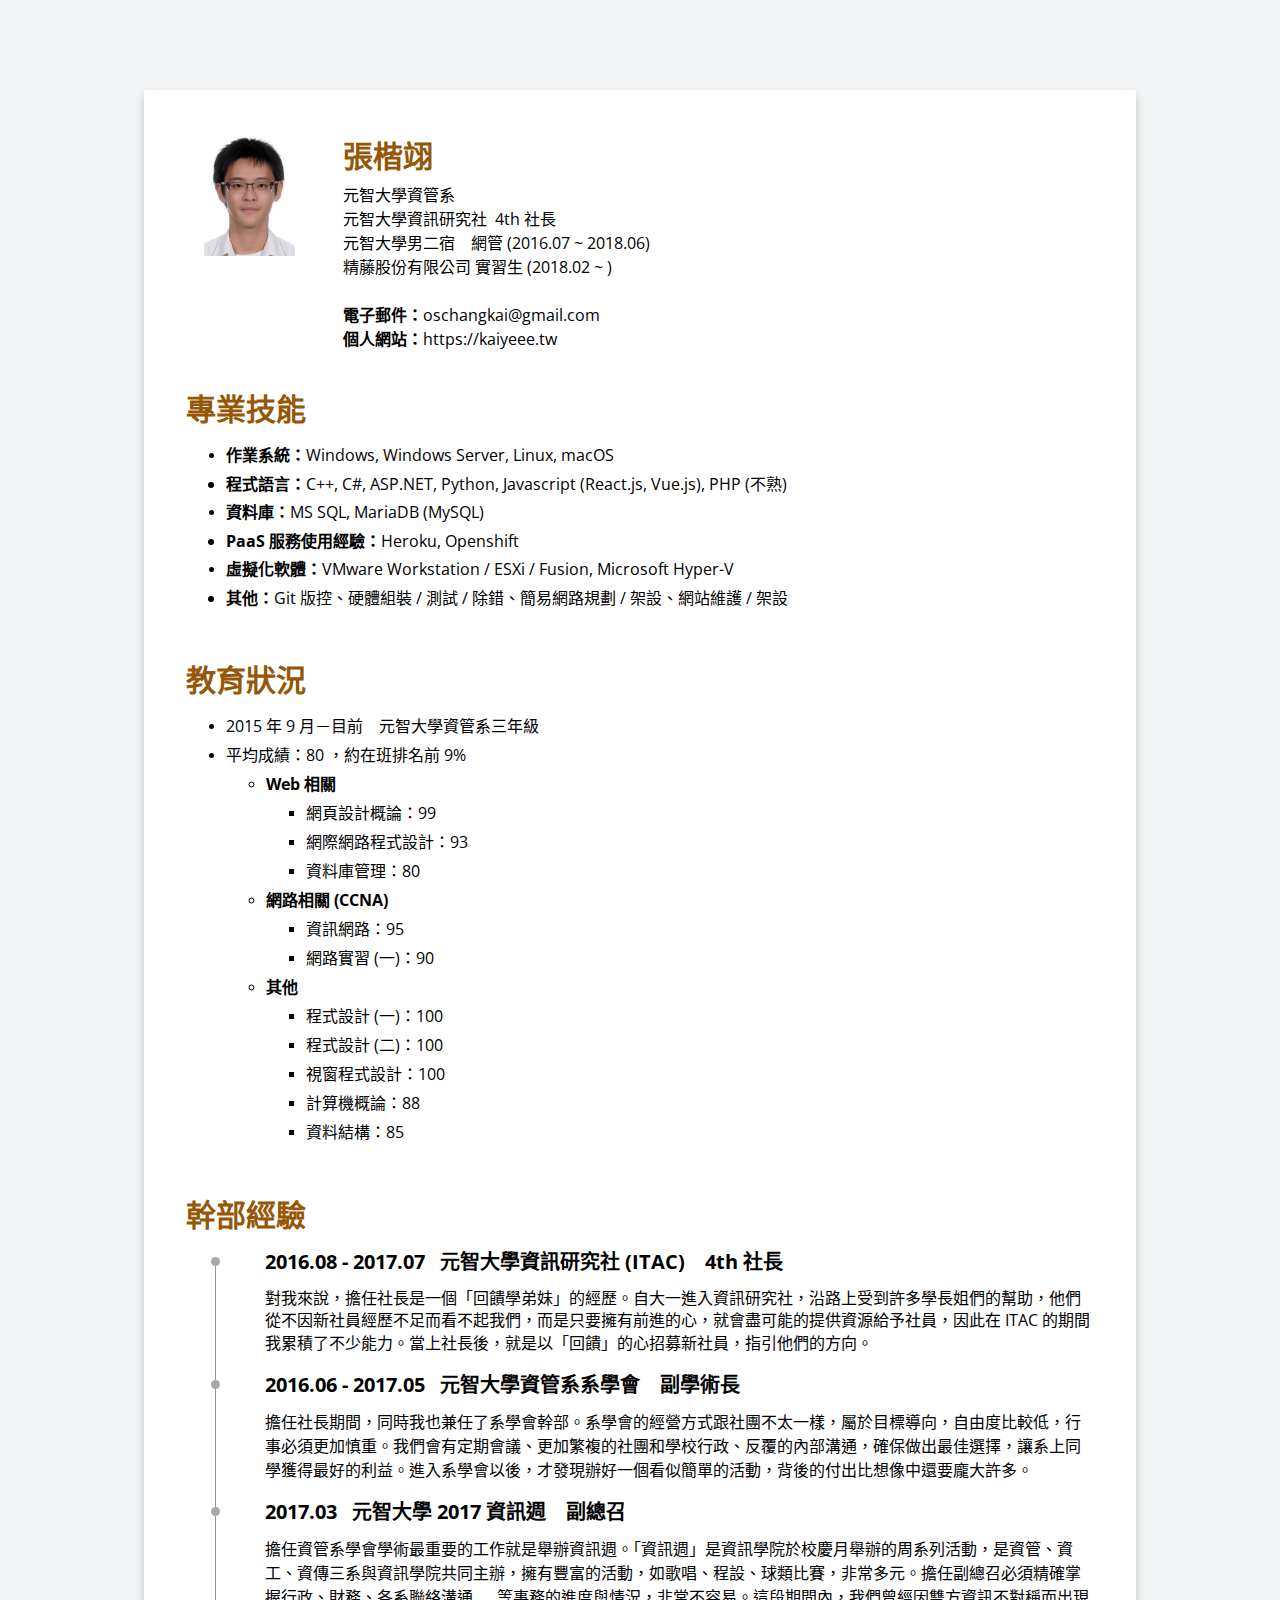
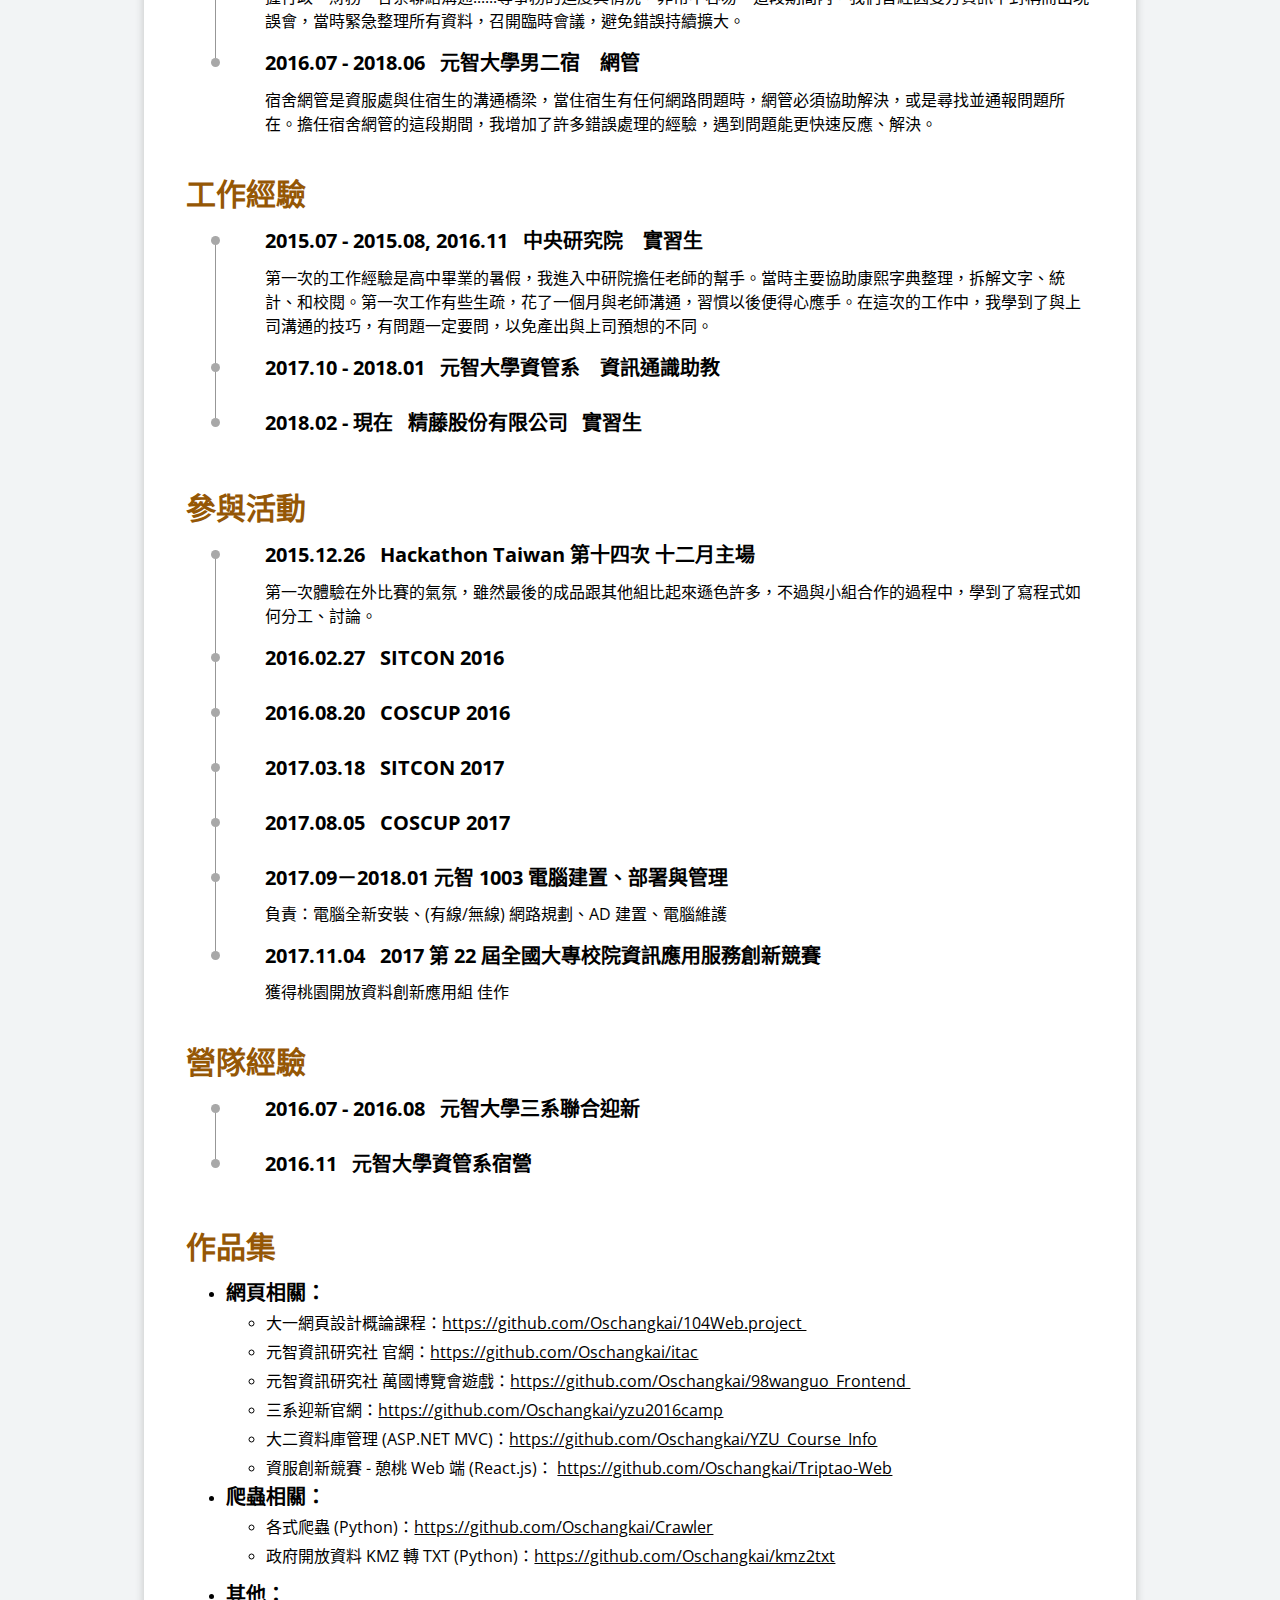
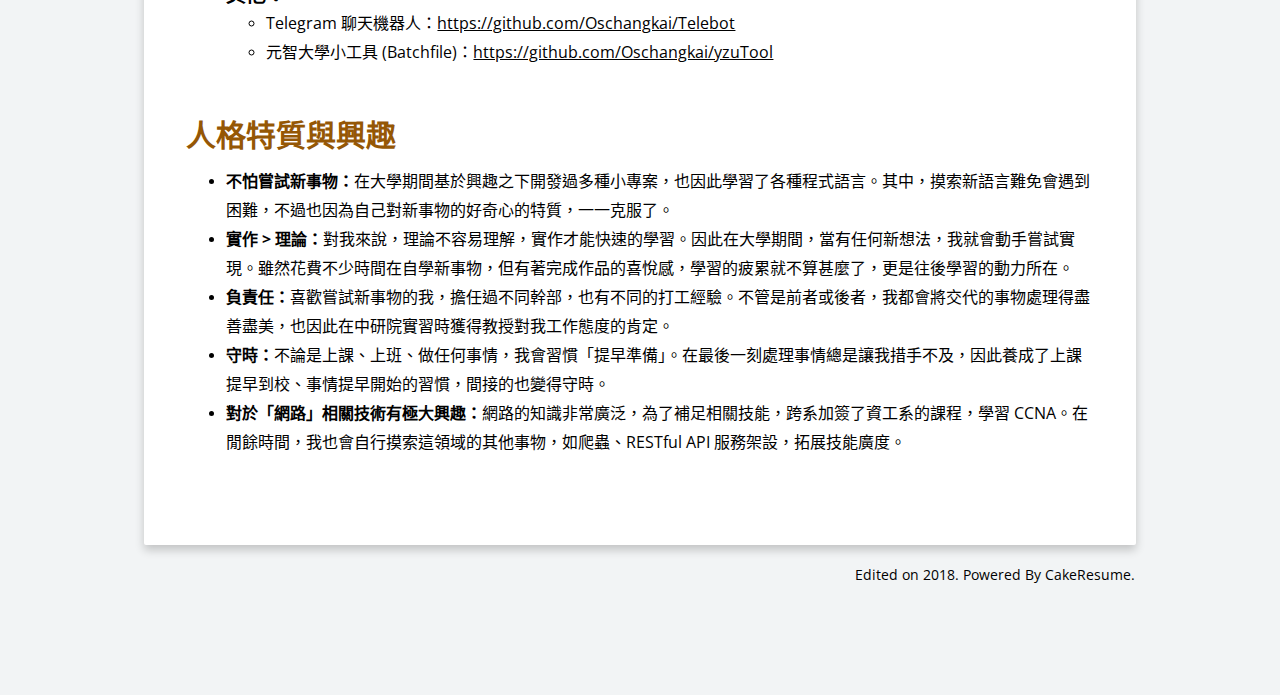
<file: resume/2019intern.html>
<!DOCTYPE html>
<html data-country="TW" lang="zh-TW">

<head>
  <meta http-equiv="Content-Type" content="text/html; charset=UTF-8">
  <meta content="IE=edge" http-equiv="X-UA-Compatible">
  <script async="" src="./assets/script.js"></script>
  <meta content="width=device-width, initial-scale=1.0" name="viewport">
  <meta name="msapplication-TileColor" content="#da532c">
  <meta name="theme-color" content="#ffffff">
  <title>KaiYi's Resume</title>
  <meta name="description" content="目前是精藤股份有限公司的實習生，負責電腦維修，並同時學習網路規劃。">
  <meta name="robots" content="noindex, nofollow">
  <meta property="og:title" content="KaiYi's Resume">
  <meta property="og:description" content="目前是精藤股份有限公司的實習生，負責電腦維修，並同時學習網路規劃。">
  <meta property="og:type" content="profile">
  <meta name="twitter:card" content="summary">
  <meta name="twitter:title" content="KaiYi's Resume">
  <meta name="twitter:description" content="目前是精藤股份有限公司的實習生，負責電腦維修，並同時學習網路規劃。">
  <link rel="stylesheet" media="screen" href="./assets/fonts.css">
  <link rel="stylesheet" media="all" href="./assets/main-561d483b84966d1d267c4e1dfc5b890534e369e6c88838b1503efdb2cafef80c.css"
    data-turbolinks-track="true">

  <script src="./assets/contentarea-aaf3649b99bea8faee3dffc363079c4d7de7ee8c34c5947c03ac7ac0e467a5a7.js"
    data-turbolinks-track="true"></script>
  <!--[if lt IE 9]><script src="https://html5shim.googlecode.com/svn/trunk/html5.js"></script><![endif]-->

  <style type="text/css">
    @font-face {
      font-family: gsc;
      src: url(//st.getsitecontrol.com/main/widgets/201805/880e3ccdd6e2e86978b57f0ddb45775c/common/fonts/gsc.eot?) format('embedded-opentype');
      font-weight: 400;
      font-style: normal
    }

    @font-face {
      font-family: gsc;
      src: url([data-uri]) format('truetype');
      font-weight: 400;
      font-style: normal
    }

    @font-face {
      font-family: emoji;
      src: local('Apple Color Emoji'), local('Android Emoji'), local('Segoe UI'), local(EmojiSymbols), local(Symbola);
      unicode-range: U+1F300-1F5FF, U+1F600-1F64F, U+1F680-1F6FF, U+2600-26FF
    }

    @-webkit-keyframes gscw-bounceInLeft {

      0%,
      100%,
      40%,
      65%,
      90% {
        transition-timing-function: cubic-bezier(.215, .61, .355, 1)
      }

      0% {
        opacity: 0;
        -webkit-transform: translate(-3000px, 0);
        transform: translate(-3000px, 0)
      }

      40% {
        opacity: 1;
        -webkit-transform: translate(35px, 0);
        transform: translate(35px, 0)
      }

      65% {
        -webkit-transform: translate(-15px, 0);
        transform: translate(-15px, 0)
      }

      90% {
        -webkit-transform: translate(5px, 0);
        transform: translate(5px, 0)
      }

      100% {
        -webkit-transform: none;
        transform: none
      }
    }

    @keyframes gscw-bounceInLeft {

      0%,
      100%,
      40%,
      65%,
      90% {
        transition-timing-function: cubic-bezier(.215, .61, .355, 1)
      }

      0% {
        opacity: 0;
        -webkit-transform: translate(-3000px, 0);
        transform: translate(-3000px, 0)
      }

      40% {
        opacity: 1;
        -webkit-transform: translate(35px, 0);
        transform: translate(35px, 0)
      }

      65% {
        -webkit-transform: translate(-15px, 0);
        transform: translate(-15px, 0)
      }

      90% {
        -webkit-transform: translate(5px, 0);
        transform: translate(5px, 0)
      }

      100% {
        -webkit-transform: none;
        transform: none
      }
    }

    @-webkit-keyframes gscw-bounceInRight {

      0%,
      100%,
      40%,
      65%,
      90% {
        transition-timing-function: cubic-bezier(.215, .61, .355, 1)
      }

      0% {
        opacity: 0;
        -webkit-transform: translate(3000px, 0);
        transform: translate(3000px, 0)
      }

      40% {
        opacity: 1;
        -webkit-transform: translate(-35px, 0);
        transform: translate(-35px, 0)
      }

      65% {
        -webkit-transform: translate(15px, 0);
        transform: translate(15px, 0)
      }

      90% {
        -webkit-transform: translate(-5px, 0);
        transform: translate(-5px, 0)
      }

      100% {
        -webkit-transform: none;
        transform: none
      }
    }

    @keyframes gscw-bounceInRight {

      0%,
      100%,
      40%,
      65%,
      90% {
        transition-timing-function: cubic-bezier(.215, .61, .355, 1)
      }

      0% {
        opacity: 0;
        -webkit-transform: translate(3000px, 0);
        transform: translate(3000px, 0)
      }

      40% {
        opacity: 1;
        -webkit-transform: translate(-35px, 0);
        transform: translate(-35px, 0)
      }

      65% {
        -webkit-transform: translate(15px, 0);
        transform: translate(15px, 0)
      }

      90% {
        -webkit-transform: translate(-5px, 0);
        transform: translate(-5px, 0)
      }

      100% {
        -webkit-transform: none;
        transform: none
      }
    }

    @-webkit-keyframes gscw-bounceInUp {

      0%,
      100%,
      40%,
      65%,
      90% {
        transition-timing-function: cubic-bezier(.215, .61, .355, 1)
      }

      0% {
        opacity: 0;
        -webkit-transform: translate(0, 700px);
        transform: translate(0, 700px)
      }

      40% {
        opacity: 1;
        -webkit-transform: translate(0, -35px);
        transform: translate(0, -35px)
      }

      65% {
        -webkit-transform: translate(0, 15px);
        transform: translate(0, 15px)
      }

      90% {
        -webkit-transform: translate(0, -5px);
        transform: translate(0, -5px)
      }

      100% {
        -webkit-transform: none;
        transform: none
      }
    }

    @keyframes gscw-bounceInUp {

      0%,
      100%,
      40%,
      65%,
      90% {
        transition-timing-function: cubic-bezier(.215, .61, .355, 1)
      }

      0% {
        opacity: 0;
        -webkit-transform: translate(0, 700px);
        transform: translate(0, 700px)
      }

      40% {
        opacity: 1;
        -webkit-transform: translate(0, -35px);
        transform: translate(0, -35px)
      }

      65% {
        -webkit-transform: translate(0, 15px);
        transform: translate(0, 15px)
      }

      90% {
        -webkit-transform: translate(0, -5px);
        transform: translate(0, -5px)
      }

      100% {
        -webkit-transform: none;
        transform: none
      }
    }

    @-webkit-keyframes gscw-bounceInDown {

      0%,
      100%,
      40%,
      65%,
      90% {
        transition-timing-function: cubic-bezier(.215, .61, .355, 1)
      }

      0% {
        opacity: 0;
        -webkit-transform: translate(0, -700px);
        transform: translate(0, -700px)
      }

      40% {
        opacity: 1;
        -webkit-transform: translate(0, 35px);
        transform: translate(0, 35px)
      }

      65% {
        -webkit-transform: translate(0, -15px);
        transform: translate(0, -15px)
      }

      90% {
        -webkit-transform: translate(0, 5px);
        transform: translate(0, 5px)
      }

      100% {
        -webkit-transform: none;
        transform: none
      }
    }

    @keyframes gscw-bounceInDown {

      0%,
      100%,
      40%,
      65%,
      90% {
        transition-timing-function: cubic-bezier(.215, .61, .355, 1)
      }

      0% {
        opacity: 0;
        -webkit-transform: translate(0, -700px);
        transform: translate(0, -700px)
      }

      40% {
        opacity: 1;
        -webkit-transform: translate(0, 35px);
        transform: translate(0, 35px)
      }

      65% {
        -webkit-transform: translate(0, -15px);
        transform: translate(0, -15px)
      }

      90% {
        -webkit-transform: translate(0, 5px);
        transform: translate(0, 5px)
      }

      100% {
        -webkit-transform: none;
        transform: none
      }
    }

    @-webkit-keyframes gscw-bounceOutLeft {
      20% {
        opacity: 1;
        -webkit-transform: translate(20px, 0);
        transform: translate(20px, 0)
      }

      100% {
        opacity: 0;
        -webkit-transform: translate(-2000px, 0);
        transform: translate(-2000px, 0)
      }
    }

    @keyframes gscw-bounceOutLeft {
      20% {
        opacity: 1;
        -webkit-transform: translate(20px, 0);
        transform: translate(20px, 0)
      }

      100% {
        opacity: 0;
        -webkit-transform: translate(-2000px, 0);
        transform: translate(-2000px, 0)
      }
    }

    @-webkit-keyframes gscw-bounceOutRight {
      20% {
        opacity: 1;
        -webkit-transform: translate(-20px, 0);
        transform: translate(-20px, 0)
      }

      100% {
        opacity: 0;
        -webkit-transform: translate(2000px, 0);
        transform: translate(2000px, 0)
      }
    }

    @keyframes gscw-bounceOutRight {
      20% {
        opacity: 1;
        -webkit-transform: translate(-20px, 0);
        transform: translate(-20px, 0)
      }

      100% {
        opacity: 0;
        -webkit-transform: translate(2000px, 0);
        transform: translate(2000px, 0)
      }
    }

    @-webkit-keyframes gscw-slideOutLeft {
      100% {
        -webkit-transform: translate(-100%, 0);
        transform: translate(-100%, 0)
      }
    }

    @keyframes gscw-slideOutLeft {
      100% {
        -webkit-transform: translate(-100%, 0);
        transform: translate(-100%, 0)
      }
    }

    @-webkit-keyframes gscw-slideOutRight {
      100% {
        -webkit-transform: translate(100%, 0);
        transform: translate(100%, 0)
      }
    }

    @keyframes gscw-slideOutRight {
      100% {
        -webkit-transform: translate(100%, 0);
        transform: translate(100%, 0)
      }
    }

    @-webkit-keyframes gscw-slideInLeft {
      0% {
        -webkit-transform: translate(-100%, 0);
        transform: translate(-100%, 0)
      }

      100% {
        -webkit-transform: none;
        transform: none
      }
    }

    @keyframes gscw-slideInLeft {
      0% {
        -webkit-transform: translate(-100%, 0);
        transform: translate(-100%, 0)
      }

      100% {
        -webkit-transform: none;
        transform: none
      }
    }

    @-webkit-keyframes gscw-slideInRight {
      0% {
        -webkit-transform: translate(100%, 0);
        transform: translate(100%, 0)
      }

      100% {
        -webkit-transform: none;
        transform: none
      }
    }

    @keyframes gscw-slideInRight {
      0% {
        -webkit-transform: translate(100%, 0);
        transform: translate(100%, 0)
      }

      100% {
        -webkit-transform: none;
        transform: none
      }
    }

    @-webkit-keyframes gscw-fadeIn {
      0% {
        opacity: 0
      }

      100% {
        opacity: 1
      }
    }

    @keyframes gscw-fadeIn {
      0% {
        opacity: 0
      }

      100% {
        opacity: 1
      }
    }

    @-webkit-keyframes gscw-fadeInLeft {
      0% {
        opacity: 0;
        -webkit-transform: translate(-60%, 0);
        transform: translate(-60%, 0)
      }

      100% {
        opacity: 1;
        -webkit-transform: none;
        transform: none
      }
    }

    @keyframes gscw-fadeInLeft {
      0% {
        opacity: 0;
        -webkit-transform: translate(-60%, 0);
        transform: translate(-60%, 0)
      }

      100% {
        opacity: 1;
        -webkit-transform: none;
        transform: none
      }
    }

    @-webkit-keyframes gscw-fadeInRight {
      0% {
        opacity: 0;
        -webkit-transform: translate(60%, 0);
        transform: translate(60%, 0)
      }

      100% {
        opacity: 1;
        -webkit-transform: none;
        transform: none
      }
    }

    @keyframes gscw-fadeInRight {
      0% {
        opacity: 0;
        -webkit-transform: translate(60%, 0);
        transform: translate(60%, 0)
      }

      100% {
        opacity: 1;
        -webkit-transform: none;
        transform: none
      }
    }

    @-webkit-keyframes gscw-fadeInUp {
      0% {
        opacity: 0;
        -webkit-transform: translate(0, 60%);
        transform: translate(0, 60%)
      }

      100% {
        opacity: 1;
        -webkit-transform: none;
        transform: none
      }
    }

    @keyframes gscw-fadeInUp {
      0% {
        opacity: 0;
        -webkit-transform: translate(0, 60%);
        transform: translate(0, 60%)
      }

      100% {
        opacity: 1;
        -webkit-transform: none;
        transform: none
      }
    }

    @-webkit-keyframes gscw-fadeInDown {
      0% {
        opacity: 0;
        -webkit-transform: translate(0, -60%);
        transform: translate(0, -60%)
      }

      100% {
        opacity: 1;
        -webkit-transform: none;
        transform: none
      }
    }

    @keyframes gscw-fadeInDown {
      0% {
        opacity: 0;
        -webkit-transform: translate(0, -60%);
        transform: translate(0, -60%)
      }

      100% {
        opacity: 1;
        -webkit-transform: none;
        transform: none
      }
    }

    @-webkit-keyframes gscw-fadeOut {
      0% {
        opacity: 1
      }

      100% {
        opacity: 0
      }
    }

    @keyframes gscw-fadeOut {
      0% {
        opacity: 1
      }

      100% {
        opacity: 0
      }
    }

    @-webkit-keyframes gscw-zoomIn {
      0% {
        opacity: 0;
        -webkit-transform: scale(.3, .3);
        transform: scale(.3, .3)
      }

      50% {
        opacity: 1
      }

      100% {
        -webkit-transform: none;
        transform: none
      }
    }

    @keyframes gscw-zoomIn {
      0% {
        opacity: 0;
        -webkit-transform: scale(.3, .3);
        transform: scale(.3, .3)
      }

      50% {
        opacity: 1
      }

      100% {
        -webkit-transform: none;
        transform: none
      }
    }

    @-webkit-keyframes gscw-zoomOut {
      0% {
        opacity: 1
      }

      50% {
        opacity: 0;
        -webkit-transform: scale(.3, .3);
        transform: scale(.3, .3)
      }

      100% {
        opacity: 0
      }
    }

    @keyframes gscw-zoomOut {
      0% {
        opacity: 1
      }

      50% {
        opacity: 0;
        -webkit-transform: scale(.3, .3);
        transform: scale(.3, .3)
      }

      100% {
        opacity: 0
      }
    }

    @-webkit-keyframes gscw-swing {
      0% {
        opacity: 0
      }

      20% {
        -webkit-transform: rotate3d(0, 0, 1, 15deg);
        transform: rotate3d(0, 0, 1, 15deg)
      }

      40% {
        opacity: 1;
        -webkit-transform: rotate3d(0, 0, 1, -10deg);
        transform: rotate3d(0, 0, 1, -10deg)
      }

      60% {
        -webkit-transform: rotate3d(0, 0, 1, 5deg);
        transform: rotate3d(0, 0, 1, 5deg)
      }

      80% {
        -webkit-transform: rotate3d(0, 0, 1, -5deg);
        transform: rotate3d(0, 0, 1, -5deg)
      }

      100% {
        -webkit-transform: rotate3d(0, 0, 1, 0deg);
        transform: rotate3d(0, 0, 1, 0deg)
      }
    }

    @keyframes gscw-swing {
      0% {
        opacity: 0
      }

      20% {
        -webkit-transform: rotate3d(0, 0, 1, 15deg);
        transform: rotate3d(0, 0, 1, 15deg)
      }

      40% {
        opacity: 1;
        -webkit-transform: rotate3d(0, 0, 1, -10deg);
        transform: rotate3d(0, 0, 1, -10deg)
      }

      60% {
        -webkit-transform: rotate3d(0, 0, 1, 5deg);
        transform: rotate3d(0, 0, 1, 5deg)
      }

      80% {
        -webkit-transform: rotate3d(0, 0, 1, -5deg);
        transform: rotate3d(0, 0, 1, -5deg)
      }

      100% {
        -webkit-transform: rotate3d(0, 0, 1, 0deg);
        transform: rotate3d(0, 0, 1, 0deg)
      }
    }

    @-webkit-keyframes gscw-bounceIn {
      0% {
        opacity: 0;
        -webkit-transform: scale(.3, .3);
        transform: scale(.3, .3)
      }

      30% {
        -webkit-transform: scale(1.3, 1.3);
        transform: scale(1.3, 1.3)
      }

      55% {
        opacity: 1;
        -webkit-transform: scale(.8, .8);
        transform: scale(.8, .8)
      }

      72% {
        -webkit-transform: scale(1.13, 1.13);
        transform: scale(1.13, 1.13)
      }

      87% {
        -webkit-transform: scale(.97, .97);
        transform: scale(.97, .97)
      }

      100% {
        -webkit-transform: none;
        transform: none
      }
    }

    @keyframes gscw-bounceIn {
      0% {
        opacity: 0;
        -webkit-transform: scale(.3, .3);
        transform: scale(.3, .3)
      }

      30% {
        -webkit-transform: scale(1.3, 1.3);
        transform: scale(1.3, 1.3)
      }

      55% {
        opacity: 1;
        -webkit-transform: scale(.8, .8);
        transform: scale(.8, .8)
      }

      72% {
        -webkit-transform: scale(1.13, 1.13);
        transform: scale(1.13, 1.13)
      }

      87% {
        -webkit-transform: scale(.97, .97);
        transform: scale(.97, .97)
      }

      100% {
        -webkit-transform: none;
        transform: none
      }
    }

    @-webkit-keyframes gscw-flipTy {
      0% {
        transition-timing-function: ease-in;
        -webkit-transform: rotateY(180deg) scale(.4, .4);
        transform: rotateY(180deg) scale(.4, .4)
      }

      100% {
        -webkit-transform: rotateY(0) scale(1, 1);
        transform: rotateY(0) scale(1, 1)
      }
    }

    @keyframes gscw-flipTy {
      0% {
        transition-timing-function: ease-in;
        -webkit-transform: rotateY(180deg) scale(.4, .4);
        transform: rotateY(180deg) scale(.4, .4)
      }

      100% {
        -webkit-transform: rotateY(0) scale(1, 1);
        transform: rotateY(0) scale(1, 1)
      }
    }

    @-webkit-keyframes gscw-flip {
      0% {
        -webkit-transform: rotateY(180deg);
        transform: rotateY(180deg)
      }

      100% {
        -webkit-transform: rotateY(0);
        transform: rotateY(0)
      }
    }

    @keyframes gscw-flip {
      0% {
        -webkit-transform: rotateY(180deg);
        transform: rotateY(180deg)
      }

      100% {
        -webkit-transform: rotateY(0);
        transform: rotateY(0)
      }
    }

    @-webkit-keyframes gscw-typing {

      0%,
      100%,
      80% {
        opacity: 0;
        -webkit-transform: scale(.8);
        transform: scale(.8)
      }

      40% {
        opacity: 1;
        -webkit-transform: scale(1);
        transform: scale(1)
      }
    }

    @keyframes gscw-typing {

      0%,
      100%,
      80% {
        opacity: 0;
        -webkit-transform: scale(.8);
        transform: scale(.8)
      }

      40% {
        opacity: 1;
        -webkit-transform: scale(1);
        transform: scale(1)
      }
    }

    @-webkit-keyframes gscw-notify {
      0% {
        -webkit-transform: scale(.1, .1);
        transform: scale(.1, .1);
        opacity: .3
      }

      100% {
        opacity: 1;
        -webkit-transform: none;
        transform: none
      }
    }

    @keyframes gscw-notify {
      0% {
        -webkit-transform: scale(.1, .1);
        transform: scale(.1, .1);
        opacity: .3
      }

      100% {
        opacity: 1;
        -webkit-transform: none;
        transform: none
      }
    }

    @-webkit-keyframes gscw-highlight {
      100% {
        -webkit-transform: none;
        transform: none
      }

      0%,
      99% {
        -webkit-transform: translate(0, 0);
        transform: translate(0, 0)
      }

      20% {
        -webkit-transform: translate(-5px, 0);
        transform: translate(-5px, 0)
      }

      60% {
        -webkit-transform: translate(-2.5px, 0);
        transform: translate(-2.5px, 0)
      }

      40% {
        -webkit-transform: translate(5px, 0);
        transform: translate(5px, 0)
      }

      80% {
        -webkit-transform: translate(2.5px, 0);
        transform: translate(2.5px, 0)
      }
    }

    @keyframes gscw-highlight {
      100% {
        -webkit-transform: none;
        transform: none
      }

      0%,
      99% {
        -webkit-transform: translate(0, 0);
        transform: translate(0, 0)
      }

      20% {
        -webkit-transform: translate(-5px, 0);
        transform: translate(-5px, 0)
      }

      60% {
        -webkit-transform: translate(-2.5px, 0);
        transform: translate(-2.5px, 0)
      }

      40% {
        -webkit-transform: translate(5px, 0);
        transform: translate(5px, 0)
      }

      80% {
        -webkit-transform: translate(2.5px, 0);
        transform: translate(2.5px, 0)
      }
    }

    body.getvym6 {
      overflow: hidden !important
    }

    html.gdob01k,
    html.gdob01k>body {
      overflow: hidden !important
    }

    .g-o5wxhk {
      cursor: pointer
    }

    body.g3qz9z7:before {
      transition: height .5s cubic-bezier(.455, .03, .515, .955);
      content: ' ';
      display: block;
      visibility: hidden;
      height: 0 !important;
      padding: 0;
      margin: 0
    }

    .g-t2itfi.g3qz9z7:before {
      transition: none !important
    }

    body.g3qz9z7.gq115de:before {
      height: 42px !important
    }

    body.g3qz9z7.g2fo7tt:before {
      transition: none !important
    }

    w-div {
      display: block;
      vertical-align: inherit
    }

    .gww36jl,
    .g-r0l8g6 {
      -webkit-animation-name: gscw-highlight !important;
      animation-name: gscw-highlight !important;
      -webkit-animation-duration: .6s !important;
      animation-duration: .6s !important;
      -webkit-font-smoothing: subpixel-antialiased;
      -webkit-transform-origin: left;
      -ms-transform-origin: left;
      transform-origin: left
    }

    .g-rhgybb {
      position: absolute;
      top: -9999px;
      width: 50px;
      height: 50px;
      overflow: scroll
    }

    .g2fo7tt * {
      transition: none !important
    }
  </style>
  <script type="text/javascript" charset="utf-8" async="" src="./assets/layers.19562ea85278f66bc3c0.js"></script>

  <link href="./assets/css" rel="stylesheet">
</head><span id="warning-container"><i data-reactroot=""></i></span>

<body class="is-owner paper-style" id="items-show">
  <div class="container-main container">
    <div id="alerts"></div>
    <div id="global-status-container">
      <div id="global-status"></div>
    </div>
    <div class="item-page">
      <div class="contentarea" id="item" notranslate="">
        <div class="row snippet-profile-001">
          <div class="col-sm-2"><img data-no-retina="true" src="./assets/82ad248f-983b-44a9-be3f-843ef17f5d66.png" alt="Profile 00 00@2x e294063b2878e4164ba1dd904aa6b8bae6a97e19937899e4b4af853acf30de5d"
              style="border-radius: 0px;"></div>
          <div class="col-sm-10">
            <h1 style="color: rgb(136, 136, 136);"><span style="font-weight: bold; color: rgb(149, 87, 5);">張楷翊</span></h1>
            <p>元智大學資管系</p>
            <p>元智大學資訊研究社&nbsp; 4th 社長</p>
            <p>元智大學男二宿　網管 (2016.07 ~ 2018.06)</p>
            <p>精藤股份有限公司 實習生 (2018.02 ~ )</p>
            <p><br></p>
            <p><b>電子郵件：</b>oschangkai@gmail.com<br></p>
            <p><b>個人網站：</b>https://kaiyeee.tw</p>
          </div>
        </div>
        <div class="row snippet-features-001">
          <div class="col-sm-12">
            <div class="row">
              <div class="col-sm-12">
                <h1><b style="color: rgb(149, 87, 5);">專業技能</b></h1>
              </div>
            </div>
            <div class="row" title="">
              <div class="col-sm-12 item">
                <p></p>
                <ul style="line-height: 28px;">
                  <li><span style="font-size: 16px;"><b style="color: rgb(0, 0, 0);">作業系統：</b>Windows, Windows Server,
                      Linux, macOS</span></li>
                  <li style="font-size: 16px;"><b>程式語言：</b><span style="font-size: 16px;">C++, C#, ASP.NET, Python,
                      Javascript (React.js, Vue.js), PHP (不熟)</span></li>
                  <li><span style="font-size: 16px;"><b style="color: rgb(0, 0, 0);">資料庫：</b>MS SQL, MariaDB (MySQL)</span></li>
                  <li style="font-size: 16px;"><b style="color: rgb(0, 0, 0);">PaaS 服務使用經驗：</b><span style="font-size: 16px;">Heroku,
                      Openshift</span></li>
                  <li><span style="font-size: 16px;"><b style="color: rgb(0, 0, 0);">虛擬化軟體：</b>VMware Workstation /
                      ESXi / Fusion, Microsoft Hyper-V&nbsp;</span><br></li>
                  <li style="font-size: 16px;"><span style="font-size: 16px;"><b>其他：</b>Git 版控、硬體組裝 / 測試 / 除錯、簡易網路規劃 /
                      架設、網站維護 / 架設<br></span></li>
                </ul>
                <p></p>
              </div>
            </div>
          </div>
        </div>
        <div class="row snippet-features-001">
          <div class="col-sm-12">
            <div class="row">
              <div class="col-sm-12">
                <h1><b style="color: rgb(149, 87, 5);">教育狀況</b></h1>
              </div>
            </div>
            <div class="row" title="">
              <div class="col-sm-12 item">
                <ul style="line-height: 28px;">
                  <li><span style="font-size: 16px;">2015 年 9 月－目前　元智大學資管系三年級<br></span></li>
                  <li><span style="font-size: 16px;">平均成績：80 ，約在班排名前 9%<br></span></li>
                  <ul>
                    <li><span style="font-size: 16px;"><b>Web 相關</b><br></span></li>
                    <ul>
                      <li><span style="font-size: 16px;">網頁設計概論：99</span></li>
                      <li><span style="font-size: 16px;">網際網路程式設計：93</span></li>
                      <li><span style="font-size: 16px;">資料庫管理：80<br></span></li>
                    </ul>
                    <li><span style="font-size: 16px;"><b>網路相關 (CCNA)</b><br></span></li>
                    <ul>
                      <li><span style="font-size: 16px;">資訊網路：95</span></li>
                      <li><span style="font-size: 16px;">網路實習 (一)：90<br></span></li>
                    </ul>
                    <li><span style="font-size: 16px;"><b>其他</b></span></li>
                    <ul>
                      <li><span style="font-size: 16px;">程式設計 (一)：100</span></li>
                      <li><span style="font-size: 16px;">程式設計 (二)：100</span></li>
                      <li><span style="font-size: 16px;">視窗程式設計：100</span></li>
                      <li><span style="font-size: 16px;">計算機概論：88</span></li>
                      <li><span style="font-size: 16px;">資料結構：85</span><br></li>
                    </ul>
                  </ul>
                </ul>
                <p></p>
              </div>
            </div>
          </div>
        </div>
        <div class="row snippet-experiences-013">
          <div class="col-xs-12">
            <div class="row">
              <div class="col-xs-12">
                <h1><b style="color: rgb(149, 87, 5);">幹部經驗</b></h1>
              </div>
            </div>
            <div class="row" title="">
              <div class="col-xs-2 col-sm-1 item-bullet"></div>
              <div class="col-xs-10 col-sm-11 item">
                <h3><b>2016.08 - 2017.07&nbsp; &nbsp;元智大學資訊研究社 (ITAC)　4th 社長</b></h3>
                <div style="font-size: 16px;">對我來說，擔任社長是一個「回饋學弟妹」的經歷。自大一進入資訊研究社，沿路上受到許多學長姐們的幫助，他們從不因新社員經歷不足而看不起我們，而是只要擁有前進的心，就會盡可能的提供資源給予社員，因此在
                  ITAC 的期間我累積了不少能力。當上社長後，就是以「回饋」的心招募新社員，指引他們的方向。<b><br></b></div>
              </div>
            </div>
            <div class="row" title="">
              <div class="col-xs-2 col-sm-1 item-bullet"></div>
              <div class="col-xs-10 col-sm-11 item">
                <h3><b>2016.06 - 2017.05&nbsp; &nbsp;元智大學資管系系學會　副學術長</b></h3>
                <p>擔任社長期間，同時我也兼任了系學會幹部。系學會的經營方式跟社團不太一樣，屬於目標導向，自由度比較低，行事必須更加慎重。我們會有定期會議、更加繁複的社團和學校行政、反覆的內部溝通，確保做出最佳選擇，讓系上同學獲得最好的利益。進入系學會以後，才發現辦好一個看似簡單的活動，背後的付出比想像中還要龐大許多。</p>
              </div>
            </div>
            <div class="row" title="">
              <div class="col-xs-2 col-sm-1 item-bullet"></div>
              <div class="col-xs-10 col-sm-11 item">
                <h3><b>2017.03&nbsp; &nbsp;元智大學 2017 資訊週　副總召</b></h3>
                <p>擔任資管系學會學術最重要的工作就是舉辦資訊週。「資訊週」是資訊學院於校慶月舉辦的周系列活動，是資管、資工、資傳三系與資訊學院共同主辦，擁有豐富的活動，如歌唱、程設、球類比賽，非常多元。擔任副總召必須精確掌握行政、財務、各系聯絡溝通......等事務的進度與情況，非常不容易。這段期間內，我們曾經因雙方資訊不對稱而出現誤會，當時緊急整理所有資料，召開臨時會議，避免錯誤持續擴大。</p>
              </div>
            </div>
            <div class="row" title="" style="display: block;">
              <div class="col-xs-2 col-sm-1 item-bullet"></div>
              <div class="col-xs-10 col-sm-11 item">
                <h3><b>2016.07 - 2018.06 &nbsp; 元智大學男二宿　網管</b></h3>
                <p>宿舍網管是資服處與住宿生的溝通橋梁，當住宿生有任何網路問題時，網管必須協助解決，或是尋找並通報問題所在。擔任宿舍網管的這段期間，我增加了許多錯誤處理的經驗，遇到問題能更快速反應、解決。</p>
              </div>
            </div>
          </div>
        </div>
        <div class="row snippet-experiences-013">
          <div class="col-xs-12">
            <div class="row">
              <div class="col-xs-12">
                <h1><b style="color: rgb(149, 87, 5);">工作經驗</b></h1>
              </div>
            </div>
            <div class="row" title="">
              <div class="col-xs-2 col-sm-1 item-bullet"></div>
              <div class="col-xs-10 col-sm-11 item">
                <h3><b>2015.07 - 2015.08, 2016.11&nbsp; &nbsp;中央研究院　實習生</b></h3>
                <p>第一次的工作經驗是高中畢業的暑假，我進入中研院擔任老師的幫手。當時主要協助康熙字典整理，拆解文字、統計、和校閱。第一次工作有些生疏，花了一個月與老師溝通，習慣以後便得心應手。在這次的工作中，我學到了與上司溝通的技巧，有問題一定要問，以免產出與上司預想的不同。</p>
              </div>
            </div>
            <div class="row" title="">
              <div class="col-xs-2 col-sm-1 item-bullet"></div>
              <div class="col-xs-10 col-sm-11 item">
                <h3><b>2017.10 - 2018.01&nbsp; &nbsp;元智大學資管系　資訊通識助教</b></h3>
              </div>
            </div>
            <div class="row" title="" style="display: block;">
              <div class="col-xs-2 col-sm-1 item-bullet"></div>
              <div class="col-xs-10 col-sm-11 item">
                <h3><b>2018.02 - 現在</b>&nbsp; &nbsp;<b>精藤股份有限公司</b><span style="font-family: 'open sans', 'pingfang tc', 'microsoft jhenghei', pmingliu, sans-serif; font-size: 14px;">　</span><b
                    style="color: inherit; letter-spacing: 0px;">實習生</b></h3>
              </div>
            </div>
          </div>
        </div>
        <div class="row snippet-experiences-013">
          <div class="col-xs-12">
            <div class="row">
              <div class="col-xs-12">
                <h1><b style="color: rgb(149, 87, 5);">參與活動</b></h1>
              </div>
            </div>
            <div class="row" title="">
              <div class="col-xs-2 col-sm-1 item-bullet"></div>
              <div class="col-xs-10 col-sm-11 item">
                <h3><b> 2015.12.26&nbsp; &nbsp;Hackathon Taiwan 第十四次 十二月主場</b></h3>
                <p>第一次體驗在外比賽的氣氛，雖然最後的成品跟其他組比起來遜色許多，不過與小組合作的過程中，學到了寫程式如何分工、討論。</p>
              </div>
            </div>
            <div class="row" title="">
              <div class="col-xs-2 col-sm-1 item-bullet"></div>
              <div class="col-xs-10 col-sm-11 item">
                <h3><b> 2016.02.27&nbsp; &nbsp;SITCON 2016</b></h3>
              </div>
            </div>
            <div class="row" title="" style="display: block;">
              <div class="col-xs-2 col-sm-1 item-bullet"></div>
              <div class="col-xs-10 col-sm-11 item">
                <h3><b>2016.08.20&nbsp; &nbsp;COSCUP 2016</b><br></h3>
              </div>
            </div>
            <div class="row" title="">
              <div class="col-xs-2 col-sm-1 item-bullet"></div>
              <div class="col-xs-10 col-sm-11 item">
                <h3><b>2017.03.18&nbsp; &nbsp;SITCON 2017</b><br></h3>
              </div>
            </div>
            <div class="row" title="" style="display: block;">
              <div class="col-xs-2 col-sm-1 item-bullet"></div>
              <div class="col-xs-10 col-sm-11 item">
                <h3><b>2017.08.05&nbsp; &nbsp;COSCUP 2017</b><br></h3>
              </div>
            </div>
            <div class="row" title="" style="display: block;">
              <div class="col-xs-2 col-sm-1 item-bullet"></div>
              <div class="col-xs-10 col-sm-11 item">
                <h3><b>2017.09－2018.01 元智 1003 電腦建置、部署與管理</b></h3>
                <div><span style="font-size: 16px;">負責：電腦全新安裝、(有線/無線) 網路規劃、AD 建置、電腦維護</span></div>
              </div>
            </div>
            <div class="row" title="" style="display: block;">
              <div class="col-xs-2 col-sm-1 item-bullet"></div>
              <div class="col-xs-10 col-sm-11 item">
                <h3><b>2017.11.04&nbsp; &nbsp;2017 第 22 屆全國大專校院資訊應用服務創新競賽&nbsp;</b></h3>
                <div style="font-size: 16px;">獲得桃園開放資料創新應用組 佳作<br></div>
              </div>
            </div>
          </div>
        </div>
        <div class="row snippet-experiences-013">
          <div class="col-xs-12">
            <div class="row">
              <div class="col-xs-12">
                <h1><b style="letter-spacing: 0px; color: rgb(149, 87, 5);">營隊經驗</b><br></h1>
              </div>
            </div>
            <div class="row" title="">
              <div class="col-xs-2 col-sm-1 item-bullet"></div>
              <div class="col-xs-10 col-sm-11 item">
                <h3><b>2016.07 - 2016.08&nbsp; &nbsp;元智大學三系聯合迎新</b></h3>
              </div>
            </div>
            <div class="row" title="">
              <div class="col-xs-2 col-sm-1 item-bullet"></div>
              <div class="col-xs-10 col-sm-11 item">
                <h3><b>2016.11&nbsp; &nbsp;元智大學資管系宿營</b></h3>
              </div>
            </div>
          </div>
        </div>
        <div class="row snippet-features-001">
          <div class="col-sm-12">
            <div class="row">
              <div class="col-sm-12">
                <h1><b style="color: rgb(149, 87, 5);">作品集</b></h1>
              </div>
            </div>
            <div class="row" title="">
              <div class="col-sm-12 item">
                <ul style="line-height: 28px;">
                  <li><b><span style="font-size: 20px;">網頁相關：</span></b><br></li>
                  <ul style="line-height: 28px;">
                    <li><span style="font-size: 16px;">大一網頁設計概論課程：<u>https://github.com/Oschangkai/104Web.project&nbsp;</u></span></li>
                    <li><span style="font-size: 16px;">元智資訊研究社 官網：<u>https://github.com/Oschangkai/itac</u></span></li>
                    <li><span style="font-size: 16px;">元智資訊研究社 萬國博覽會遊戲：<u>https://github.com/Oschangkai/98wanguo_Frontend&nbsp;</u></span></li>
                    <li><span style="font-size: 16px;">三系迎新官網：<u>https://github.com/Oschangkai/yzu2016camp</u></span></li>
                    <li><span style="font-size: 16px;">大二資料庫管理 (ASP.NET MVC)：<u>https://github.com/Oschangkai/YZU_Course_Info</u></span></li>
                    <li><span style="font-size: 16px;">資服創新競賽 - 憩桃 Web 端 (React.js)： <u>https://github.com/Oschangkai/Triptao-Web</u></span></li>
                  </ul>
                  <li><span style="font-size: 16px;"><b style="font-size: 20px;">爬蟲相關：</b></span></li>
                  <ul>
                    <li><span style="font-size: 16px;">各式爬蟲 (Python)：<u>https://github.com/Oschangkai/Crawler</u></span></li>
                    <li><span style="font-size: 16px;">政府開放資料 KMZ 轉 TXT (Python)：<u>https://github.com/Oschangkai/kmz2txt</u></span></li>
                  </ul>
                </ul>
                <p></p>
                <p></p>
                <ul>
                  <li><b style="font-size: 20px;">其他：&nbsp;</b><br></li>
                  <ul style="line-height: 28px;">
                    <li><span style="font-size: 16px;">Telegram 聊天機器人：<u>https://github.com/Oschangkai/Telebot</u></span></li>
                    <li><span style="font-size: 16px;">元智大學小工具 (Batchfile)：<u>https://github.com/Oschangkai/yzuTool</u></span></li>
                  </ul>
                </ul>
                <p></p>
              </div>
            </div>
          </div>
        </div>
        <div class="row snippet-features-001">
          <div class="col-sm-12">
            <div class="row">
              <div class="col-sm-12">
                <h1><b style="color: rgb(149, 87, 5);">人格特質與興趣</b></h1>
              </div>
            </div>
            <div class="row" title="">
              <div class="col-sm-12 item">
                <p></p>
                <ul style="line-height: 28px;">
                  <li><span style="font-size: 16px;"><b>不怕嘗試新事物：</b>在大學期間基於興趣之下開發過多種小專案，也因此學習了各種程式語言。其中，摸索新語言難免會遇到困難，不過也因為自己對新事物的好奇心的特質，一一克服了。<br></span></li>
                  <li><span style="font-size: 16px;"><b>實作 &gt; 理論：</b>對我來說，理論不容易理解，實作才能快速的學習。因此在大學期間，當有任何新想法，我就會動手嘗試實現。雖然花費不少時間在自學新事物，但有著完成作品的喜悅感，學習的疲累就不算甚麼了，更是往後學習的動力所在。</span></li>
                  <li><span style="font-size: 16px;"><b>負責任：</b>喜歡嘗試新事物的我，擔任過不同幹部，也有不同的打工經驗。不管是前者或後者，我都會將交代的事物處理得盡善盡美，也因此在中研院實習時獲得教授對我工作態度的肯定。&nbsp;<br></span></li>
                  <li><span style="font-size: 16px;"><b>守時：</b>不論是上課、上班、做任何事情，我會習慣「提早準備」。在最後一刻處理事情總是讓我措手不及，因此養成了上課提早到校、事情提早開始的習慣，間接的也變得守時。&nbsp;</span></li>
                  <li><span style="font-size: 16px;"><b>對於「網路」相關技術有極大興趣：</b>網路的知識非常廣泛，為了補足相關技能，跨系加簽了資工系的課程，學習
                      CCNA。在閒餘時間，我也會自行摸索這領域的其他事物，如爬蟲、RESTful API 服務架設，拓展技能廣度。</span></li>
                </ul>
                <p></p>
              </div>
            </div>
          </div>
        </div>
        <div class="powered-by-cakeresume powered-by-cakeresume-label">
          Edited on 2018. Powered By CakeResume.
        </div>
      </div>
    </div>
  </div>
</body>

</html>
</file>
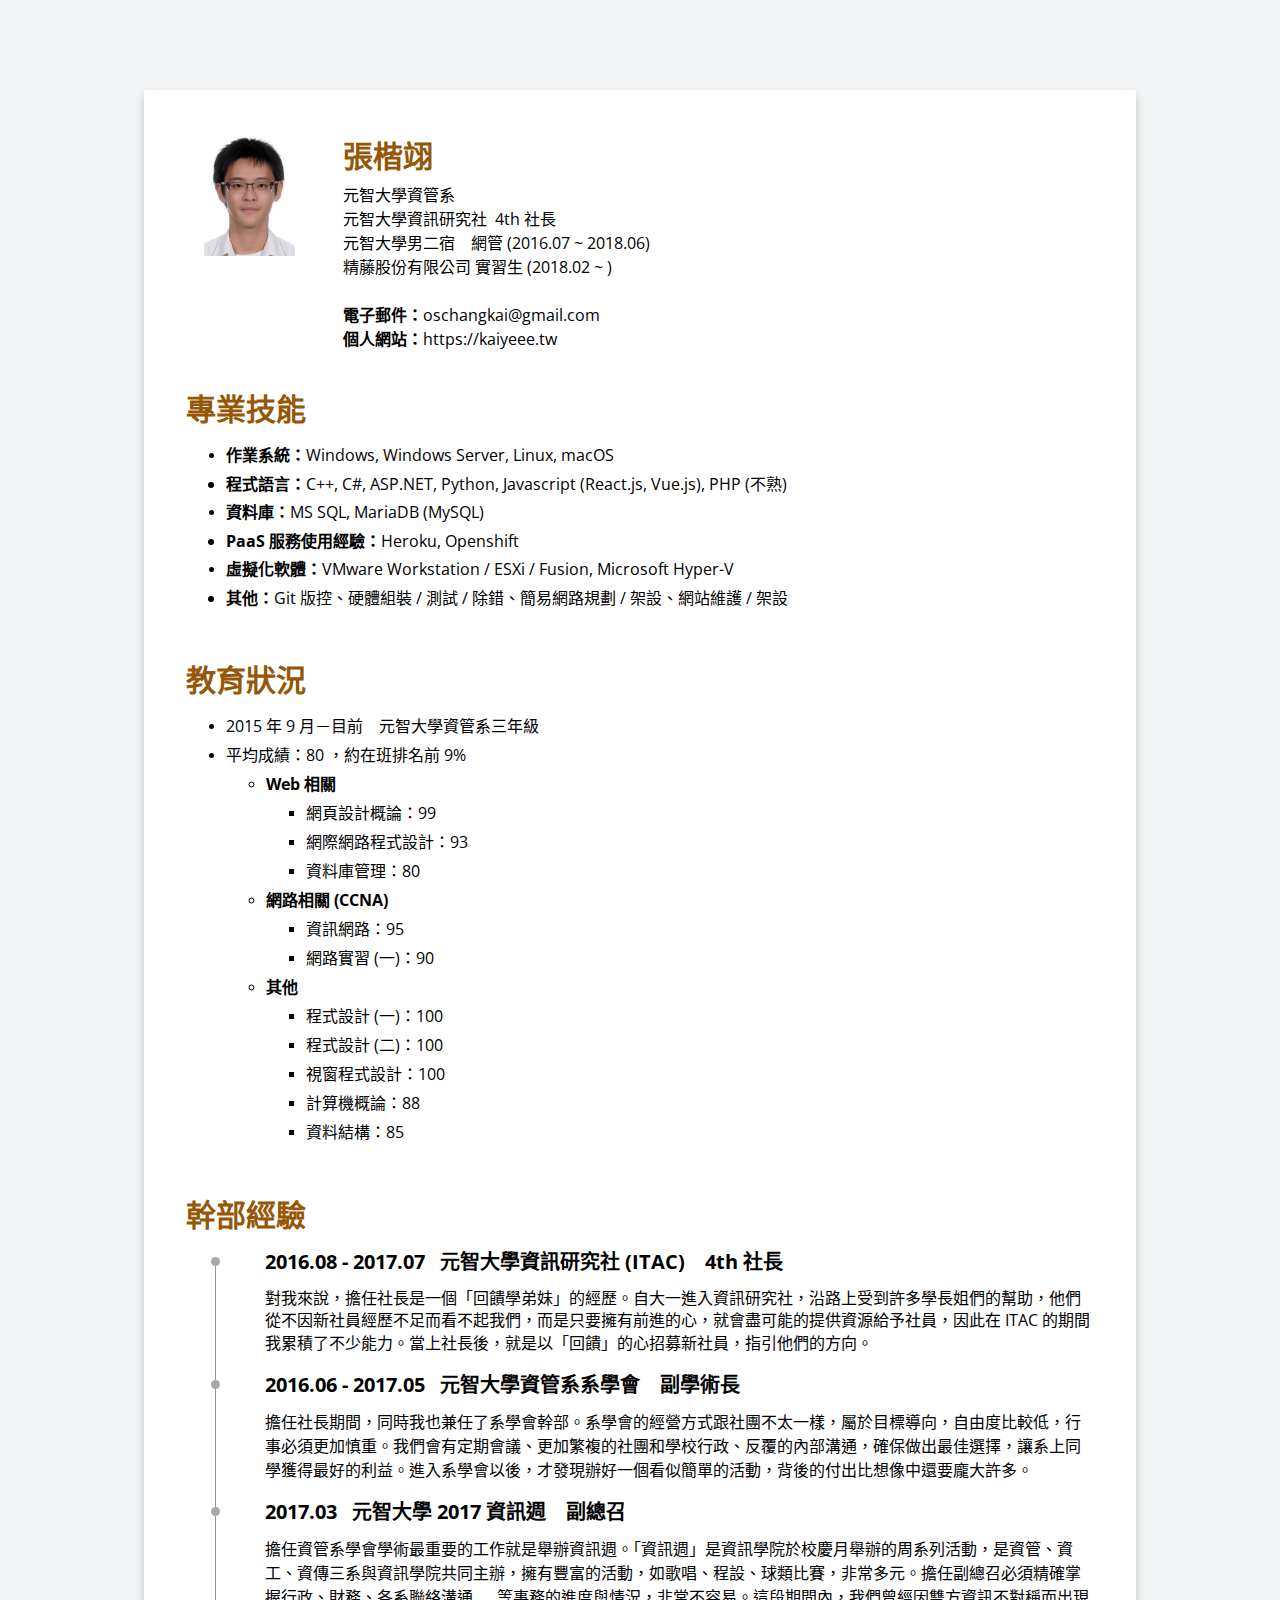
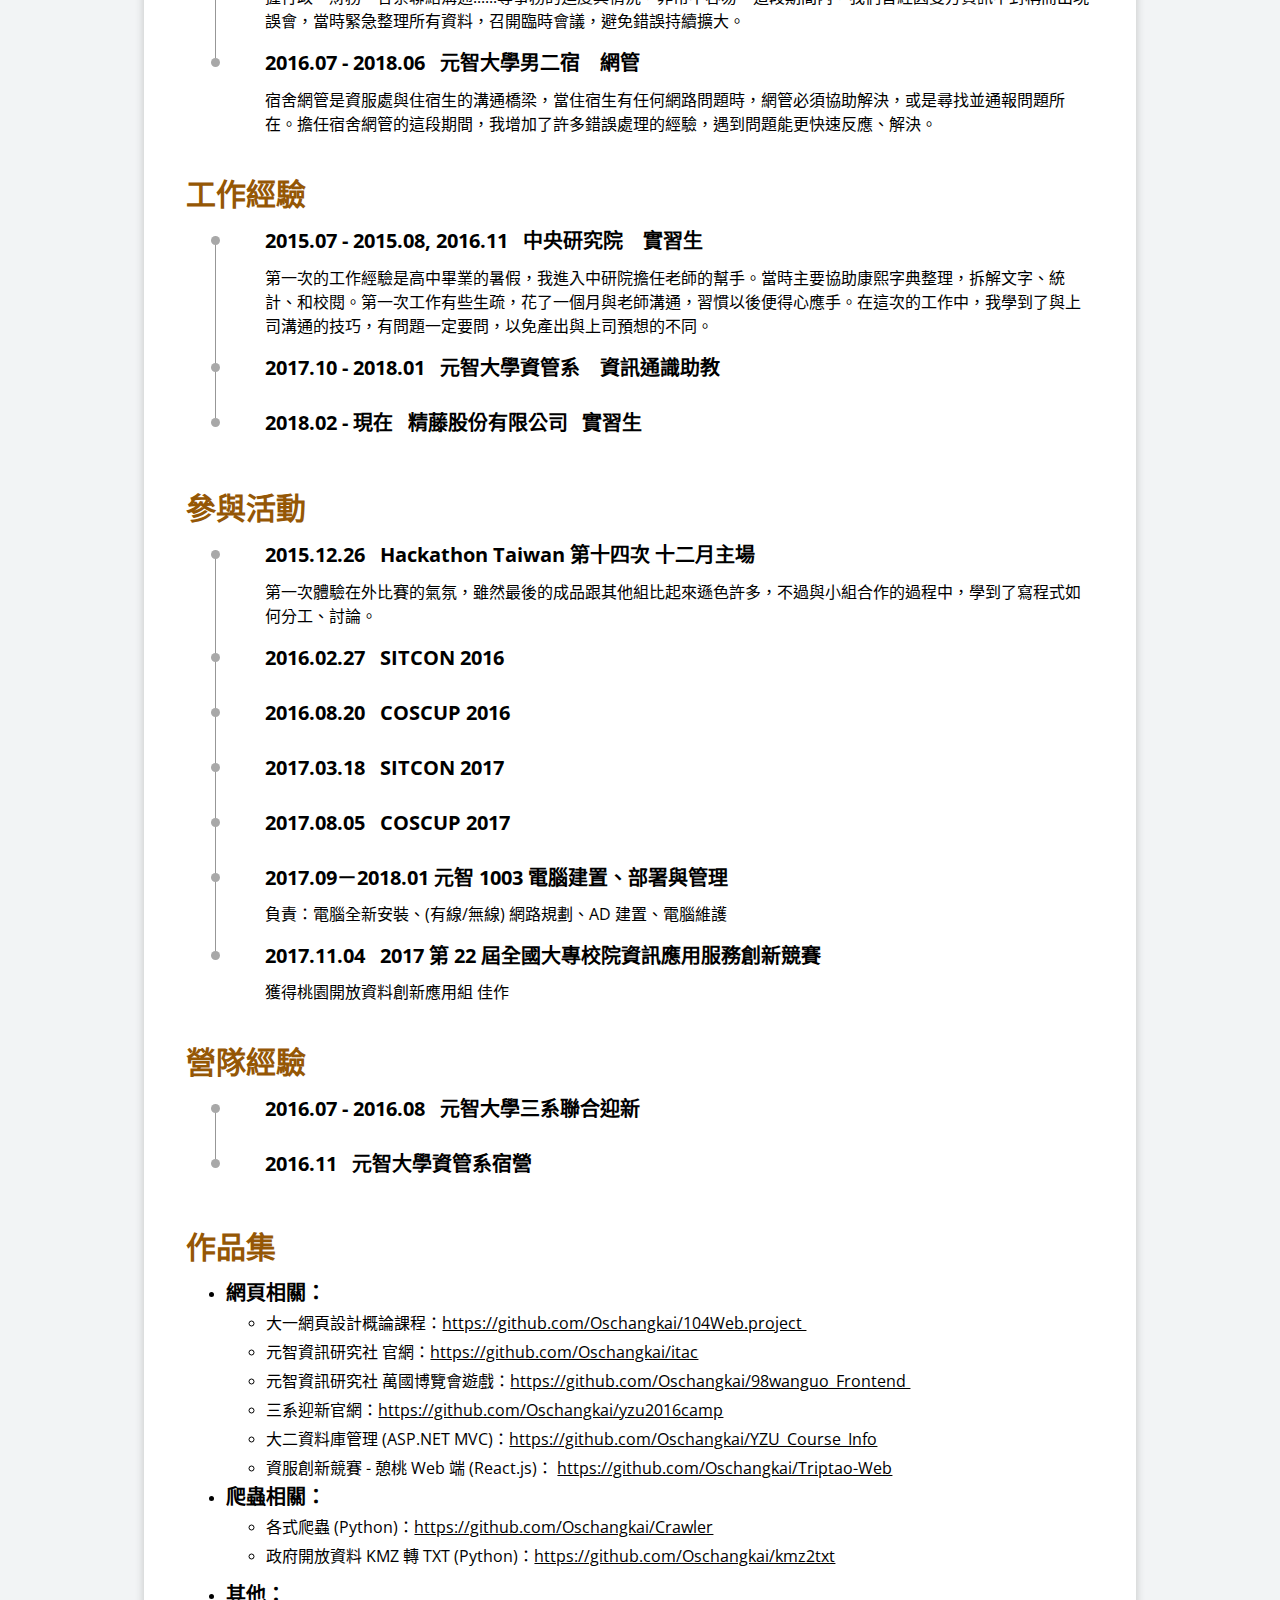
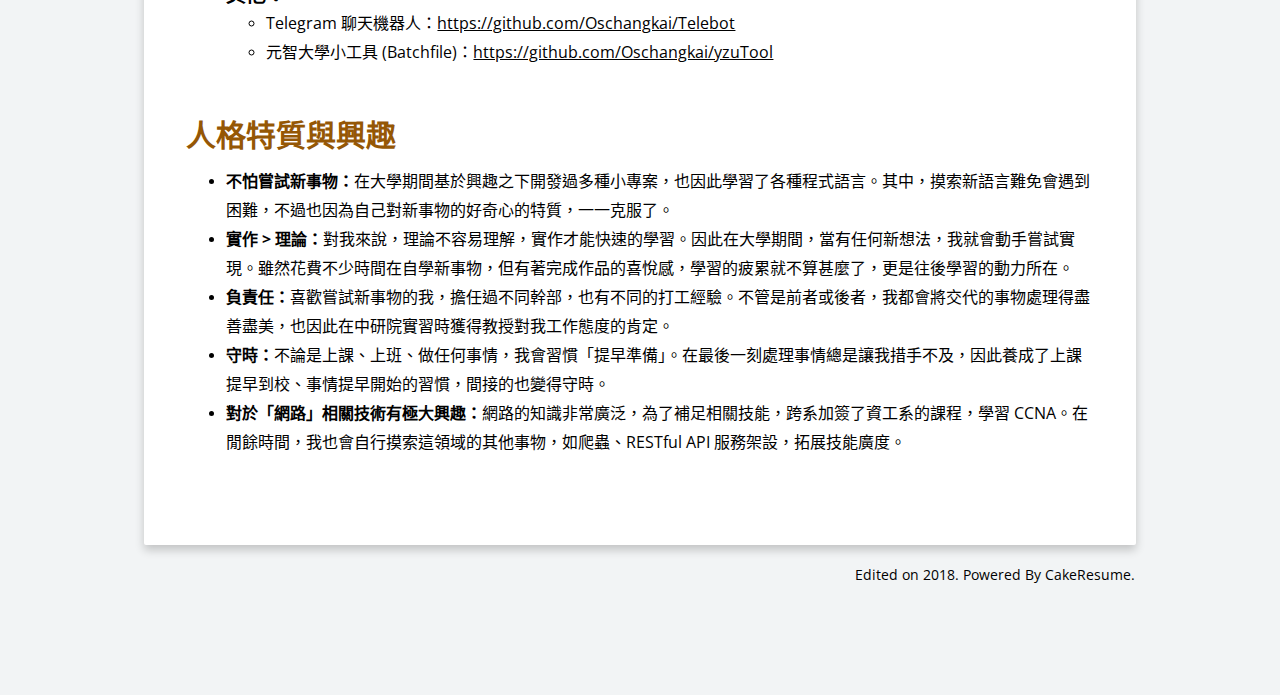
<file: resume/2019master.html>
<!DOCTYPE html>
<html data-country="TW" lang="zh-TW">

<head>
  <meta http-equiv="Content-Type" content="text/html; charset=UTF-8">
  <meta content="IE=edge" http-equiv="X-UA-Compatible">
  <script async="" src="./assets/script.js"></script>
  <meta content="width=device-width, initial-scale=1.0" name="viewport">
  <meta name="msapplication-TileColor" content="#da532c">
  <meta name="theme-color" content="#ffffff">
  <title>KaiYi's Resume</title>
  <meta name="description" content="目前是精藤股份有限公司的實習生，負責電腦維修，並同時學習網路規劃。">
  <meta name="robots" content="noindex, nofollow">
  <meta property="og:title" content="KaiYi's Resume">
  <meta property="og:description" content="目前是精藤股份有限公司的實習生，負責電腦維修，並同時學習網路規劃。">
  <meta property="og:type" content="profile">
  <meta name="twitter:card" content="summary">
  <meta name="twitter:title" content="KaiYi's Resume">
  <meta name="twitter:description" content="目前是精藤股份有限公司的實習生，負責電腦維修，並同時學習網路規劃。">
  <link rel="stylesheet" media="screen" href="./assets/fonts.css">
  <link rel="stylesheet" media="all" href="./assets/main-561d483b84966d1d267c4e1dfc5b890534e369e6c88838b1503efdb2cafef80c.css"
    data-turbolinks-track="true">

  <script src="./assets/contentarea-aaf3649b99bea8faee3dffc363079c4d7de7ee8c34c5947c03ac7ac0e467a5a7.js"
    data-turbolinks-track="true"></script>
  <!--[if lt IE 9]><script src="https://html5shim.googlecode.com/svn/trunk/html5.js"></script><![endif]-->

  <style type="text/css">
    @font-face {
      font-family: gsc;
      src: url(//st.getsitecontrol.com/main/widgets/201805/880e3ccdd6e2e86978b57f0ddb45775c/common/fonts/gsc.eot?) format('embedded-opentype');
      font-weight: 400;
      font-style: normal
    }

    @font-face {
      font-family: gsc;
      src: url([data-uri]) format('truetype');
      font-weight: 400;
      font-style: normal
    }

    @font-face {
      font-family: emoji;
      src: local('Apple Color Emoji'), local('Android Emoji'), local('Segoe UI'), local(EmojiSymbols), local(Symbola);
      unicode-range: U+1F300-1F5FF, U+1F600-1F64F, U+1F680-1F6FF, U+2600-26FF
    }

    @-webkit-keyframes gscw-bounceInLeft {

      0%,
      100%,
      40%,
      65%,
      90% {
        transition-timing-function: cubic-bezier(.215, .61, .355, 1)
      }

      0% {
        opacity: 0;
        -webkit-transform: translate(-3000px, 0);
        transform: translate(-3000px, 0)
      }

      40% {
        opacity: 1;
        -webkit-transform: translate(35px, 0);
        transform: translate(35px, 0)
      }

      65% {
        -webkit-transform: translate(-15px, 0);
        transform: translate(-15px, 0)
      }

      90% {
        -webkit-transform: translate(5px, 0);
        transform: translate(5px, 0)
      }

      100% {
        -webkit-transform: none;
        transform: none
      }
    }

    @keyframes gscw-bounceInLeft {

      0%,
      100%,
      40%,
      65%,
      90% {
        transition-timing-function: cubic-bezier(.215, .61, .355, 1)
      }

      0% {
        opacity: 0;
        -webkit-transform: translate(-3000px, 0);
        transform: translate(-3000px, 0)
      }

      40% {
        opacity: 1;
        -webkit-transform: translate(35px, 0);
        transform: translate(35px, 0)
      }

      65% {
        -webkit-transform: translate(-15px, 0);
        transform: translate(-15px, 0)
      }

      90% {
        -webkit-transform: translate(5px, 0);
        transform: translate(5px, 0)
      }

      100% {
        -webkit-transform: none;
        transform: none
      }
    }

    @-webkit-keyframes gscw-bounceInRight {

      0%,
      100%,
      40%,
      65%,
      90% {
        transition-timing-function: cubic-bezier(.215, .61, .355, 1)
      }

      0% {
        opacity: 0;
        -webkit-transform: translate(3000px, 0);
        transform: translate(3000px, 0)
      }

      40% {
        opacity: 1;
        -webkit-transform: translate(-35px, 0);
        transform: translate(-35px, 0)
      }

      65% {
        -webkit-transform: translate(15px, 0);
        transform: translate(15px, 0)
      }

      90% {
        -webkit-transform: translate(-5px, 0);
        transform: translate(-5px, 0)
      }

      100% {
        -webkit-transform: none;
        transform: none
      }
    }

    @keyframes gscw-bounceInRight {

      0%,
      100%,
      40%,
      65%,
      90% {
        transition-timing-function: cubic-bezier(.215, .61, .355, 1)
      }

      0% {
        opacity: 0;
        -webkit-transform: translate(3000px, 0);
        transform: translate(3000px, 0)
      }

      40% {
        opacity: 1;
        -webkit-transform: translate(-35px, 0);
        transform: translate(-35px, 0)
      }

      65% {
        -webkit-transform: translate(15px, 0);
        transform: translate(15px, 0)
      }

      90% {
        -webkit-transform: translate(-5px, 0);
        transform: translate(-5px, 0)
      }

      100% {
        -webkit-transform: none;
        transform: none
      }
    }

    @-webkit-keyframes gscw-bounceInUp {

      0%,
      100%,
      40%,
      65%,
      90% {
        transition-timing-function: cubic-bezier(.215, .61, .355, 1)
      }

      0% {
        opacity: 0;
        -webkit-transform: translate(0, 700px);
        transform: translate(0, 700px)
      }

      40% {
        opacity: 1;
        -webkit-transform: translate(0, -35px);
        transform: translate(0, -35px)
      }

      65% {
        -webkit-transform: translate(0, 15px);
        transform: translate(0, 15px)
      }

      90% {
        -webkit-transform: translate(0, -5px);
        transform: translate(0, -5px)
      }

      100% {
        -webkit-transform: none;
        transform: none
      }
    }

    @keyframes gscw-bounceInUp {

      0%,
      100%,
      40%,
      65%,
      90% {
        transition-timing-function: cubic-bezier(.215, .61, .355, 1)
      }

      0% {
        opacity: 0;
        -webkit-transform: translate(0, 700px);
        transform: translate(0, 700px)
      }

      40% {
        opacity: 1;
        -webkit-transform: translate(0, -35px);
        transform: translate(0, -35px)
      }

      65% {
        -webkit-transform: translate(0, 15px);
        transform: translate(0, 15px)
      }

      90% {
        -webkit-transform: translate(0, -5px);
        transform: translate(0, -5px)
      }

      100% {
        -webkit-transform: none;
        transform: none
      }
    }

    @-webkit-keyframes gscw-bounceInDown {

      0%,
      100%,
      40%,
      65%,
      90% {
        transition-timing-function: cubic-bezier(.215, .61, .355, 1)
      }

      0% {
        opacity: 0;
        -webkit-transform: translate(0, -700px);
        transform: translate(0, -700px)
      }

      40% {
        opacity: 1;
        -webkit-transform: translate(0, 35px);
        transform: translate(0, 35px)
      }

      65% {
        -webkit-transform: translate(0, -15px);
        transform: translate(0, -15px)
      }

      90% {
        -webkit-transform: translate(0, 5px);
        transform: translate(0, 5px)
      }

      100% {
        -webkit-transform: none;
        transform: none
      }
    }

    @keyframes gscw-bounceInDown {

      0%,
      100%,
      40%,
      65%,
      90% {
        transition-timing-function: cubic-bezier(.215, .61, .355, 1)
      }

      0% {
        opacity: 0;
        -webkit-transform: translate(0, -700px);
        transform: translate(0, -700px)
      }

      40% {
        opacity: 1;
        -webkit-transform: translate(0, 35px);
        transform: translate(0, 35px)
      }

      65% {
        -webkit-transform: translate(0, -15px);
        transform: translate(0, -15px)
      }

      90% {
        -webkit-transform: translate(0, 5px);
        transform: translate(0, 5px)
      }

      100% {
        -webkit-transform: none;
        transform: none
      }
    }

    @-webkit-keyframes gscw-bounceOutLeft {
      20% {
        opacity: 1;
        -webkit-transform: translate(20px, 0);
        transform: translate(20px, 0)
      }

      100% {
        opacity: 0;
        -webkit-transform: translate(-2000px, 0);
        transform: translate(-2000px, 0)
      }
    }

    @keyframes gscw-bounceOutLeft {
      20% {
        opacity: 1;
        -webkit-transform: translate(20px, 0);
        transform: translate(20px, 0)
      }

      100% {
        opacity: 0;
        -webkit-transform: translate(-2000px, 0);
        transform: translate(-2000px, 0)
      }
    }

    @-webkit-keyframes gscw-bounceOutRight {
      20% {
        opacity: 1;
        -webkit-transform: translate(-20px, 0);
        transform: translate(-20px, 0)
      }

      100% {
        opacity: 0;
        -webkit-transform: translate(2000px, 0);
        transform: translate(2000px, 0)
      }
    }

    @keyframes gscw-bounceOutRight {
      20% {
        opacity: 1;
        -webkit-transform: translate(-20px, 0);
        transform: translate(-20px, 0)
      }

      100% {
        opacity: 0;
        -webkit-transform: translate(2000px, 0);
        transform: translate(2000px, 0)
      }
    }

    @-webkit-keyframes gscw-slideOutLeft {
      100% {
        -webkit-transform: translate(-100%, 0);
        transform: translate(-100%, 0)
      }
    }

    @keyframes gscw-slideOutLeft {
      100% {
        -webkit-transform: translate(-100%, 0);
        transform: translate(-100%, 0)
      }
    }

    @-webkit-keyframes gscw-slideOutRight {
      100% {
        -webkit-transform: translate(100%, 0);
        transform: translate(100%, 0)
      }
    }

    @keyframes gscw-slideOutRight {
      100% {
        -webkit-transform: translate(100%, 0);
        transform: translate(100%, 0)
      }
    }

    @-webkit-keyframes gscw-slideInLeft {
      0% {
        -webkit-transform: translate(-100%, 0);
        transform: translate(-100%, 0)
      }

      100% {
        -webkit-transform: none;
        transform: none
      }
    }

    @keyframes gscw-slideInLeft {
      0% {
        -webkit-transform: translate(-100%, 0);
        transform: translate(-100%, 0)
      }

      100% {
        -webkit-transform: none;
        transform: none
      }
    }

    @-webkit-keyframes gscw-slideInRight {
      0% {
        -webkit-transform: translate(100%, 0);
        transform: translate(100%, 0)
      }

      100% {
        -webkit-transform: none;
        transform: none
      }
    }

    @keyframes gscw-slideInRight {
      0% {
        -webkit-transform: translate(100%, 0);
        transform: translate(100%, 0)
      }

      100% {
        -webkit-transform: none;
        transform: none
      }
    }

    @-webkit-keyframes gscw-fadeIn {
      0% {
        opacity: 0
      }

      100% {
        opacity: 1
      }
    }

    @keyframes gscw-fadeIn {
      0% {
        opacity: 0
      }

      100% {
        opacity: 1
      }
    }

    @-webkit-keyframes gscw-fadeInLeft {
      0% {
        opacity: 0;
        -webkit-transform: translate(-60%, 0);
        transform: translate(-60%, 0)
      }

      100% {
        opacity: 1;
        -webkit-transform: none;
        transform: none
      }
    }

    @keyframes gscw-fadeInLeft {
      0% {
        opacity: 0;
        -webkit-transform: translate(-60%, 0);
        transform: translate(-60%, 0)
      }

      100% {
        opacity: 1;
        -webkit-transform: none;
        transform: none
      }
    }

    @-webkit-keyframes gscw-fadeInRight {
      0% {
        opacity: 0;
        -webkit-transform: translate(60%, 0);
        transform: translate(60%, 0)
      }

      100% {
        opacity: 1;
        -webkit-transform: none;
        transform: none
      }
    }

    @keyframes gscw-fadeInRight {
      0% {
        opacity: 0;
        -webkit-transform: translate(60%, 0);
        transform: translate(60%, 0)
      }

      100% {
        opacity: 1;
        -webkit-transform: none;
        transform: none
      }
    }

    @-webkit-keyframes gscw-fadeInUp {
      0% {
        opacity: 0;
        -webkit-transform: translate(0, 60%);
        transform: translate(0, 60%)
      }

      100% {
        opacity: 1;
        -webkit-transform: none;
        transform: none
      }
    }

    @keyframes gscw-fadeInUp {
      0% {
        opacity: 0;
        -webkit-transform: translate(0, 60%);
        transform: translate(0, 60%)
      }

      100% {
        opacity: 1;
        -webkit-transform: none;
        transform: none
      }
    }

    @-webkit-keyframes gscw-fadeInDown {
      0% {
        opacity: 0;
        -webkit-transform: translate(0, -60%);
        transform: translate(0, -60%)
      }

      100% {
        opacity: 1;
        -webkit-transform: none;
        transform: none
      }
    }

    @keyframes gscw-fadeInDown {
      0% {
        opacity: 0;
        -webkit-transform: translate(0, -60%);
        transform: translate(0, -60%)
      }

      100% {
        opacity: 1;
        -webkit-transform: none;
        transform: none
      }
    }

    @-webkit-keyframes gscw-fadeOut {
      0% {
        opacity: 1
      }

      100% {
        opacity: 0
      }
    }

    @keyframes gscw-fadeOut {
      0% {
        opacity: 1
      }

      100% {
        opacity: 0
      }
    }

    @-webkit-keyframes gscw-zoomIn {
      0% {
        opacity: 0;
        -webkit-transform: scale(.3, .3);
        transform: scale(.3, .3)
      }

      50% {
        opacity: 1
      }

      100% {
        -webkit-transform: none;
        transform: none
      }
    }

    @keyframes gscw-zoomIn {
      0% {
        opacity: 0;
        -webkit-transform: scale(.3, .3);
        transform: scale(.3, .3)
      }

      50% {
        opacity: 1
      }

      100% {
        -webkit-transform: none;
        transform: none
      }
    }

    @-webkit-keyframes gscw-zoomOut {
      0% {
        opacity: 1
      }

      50% {
        opacity: 0;
        -webkit-transform: scale(.3, .3);
        transform: scale(.3, .3)
      }

      100% {
        opacity: 0
      }
    }

    @keyframes gscw-zoomOut {
      0% {
        opacity: 1
      }

      50% {
        opacity: 0;
        -webkit-transform: scale(.3, .3);
        transform: scale(.3, .3)
      }

      100% {
        opacity: 0
      }
    }

    @-webkit-keyframes gscw-swing {
      0% {
        opacity: 0
      }

      20% {
        -webkit-transform: rotate3d(0, 0, 1, 15deg);
        transform: rotate3d(0, 0, 1, 15deg)
      }

      40% {
        opacity: 1;
        -webkit-transform: rotate3d(0, 0, 1, -10deg);
        transform: rotate3d(0, 0, 1, -10deg)
      }

      60% {
        -webkit-transform: rotate3d(0, 0, 1, 5deg);
        transform: rotate3d(0, 0, 1, 5deg)
      }

      80% {
        -webkit-transform: rotate3d(0, 0, 1, -5deg);
        transform: rotate3d(0, 0, 1, -5deg)
      }

      100% {
        -webkit-transform: rotate3d(0, 0, 1, 0deg);
        transform: rotate3d(0, 0, 1, 0deg)
      }
    }

    @keyframes gscw-swing {
      0% {
        opacity: 0
      }

      20% {
        -webkit-transform: rotate3d(0, 0, 1, 15deg);
        transform: rotate3d(0, 0, 1, 15deg)
      }

      40% {
        opacity: 1;
        -webkit-transform: rotate3d(0, 0, 1, -10deg);
        transform: rotate3d(0, 0, 1, -10deg)
      }

      60% {
        -webkit-transform: rotate3d(0, 0, 1, 5deg);
        transform: rotate3d(0, 0, 1, 5deg)
      }

      80% {
        -webkit-transform: rotate3d(0, 0, 1, -5deg);
        transform: rotate3d(0, 0, 1, -5deg)
      }

      100% {
        -webkit-transform: rotate3d(0, 0, 1, 0deg);
        transform: rotate3d(0, 0, 1, 0deg)
      }
    }

    @-webkit-keyframes gscw-bounceIn {
      0% {
        opacity: 0;
        -webkit-transform: scale(.3, .3);
        transform: scale(.3, .3)
      }

      30% {
        -webkit-transform: scale(1.3, 1.3);
        transform: scale(1.3, 1.3)
      }

      55% {
        opacity: 1;
        -webkit-transform: scale(.8, .8);
        transform: scale(.8, .8)
      }

      72% {
        -webkit-transform: scale(1.13, 1.13);
        transform: scale(1.13, 1.13)
      }

      87% {
        -webkit-transform: scale(.97, .97);
        transform: scale(.97, .97)
      }

      100% {
        -webkit-transform: none;
        transform: none
      }
    }

    @keyframes gscw-bounceIn {
      0% {
        opacity: 0;
        -webkit-transform: scale(.3, .3);
        transform: scale(.3, .3)
      }

      30% {
        -webkit-transform: scale(1.3, 1.3);
        transform: scale(1.3, 1.3)
      }

      55% {
        opacity: 1;
        -webkit-transform: scale(.8, .8);
        transform: scale(.8, .8)
      }

      72% {
        -webkit-transform: scale(1.13, 1.13);
        transform: scale(1.13, 1.13)
      }

      87% {
        -webkit-transform: scale(.97, .97);
        transform: scale(.97, .97)
      }

      100% {
        -webkit-transform: none;
        transform: none
      }
    }

    @-webkit-keyframes gscw-flipTy {
      0% {
        transition-timing-function: ease-in;
        -webkit-transform: rotateY(180deg) scale(.4, .4);
        transform: rotateY(180deg) scale(.4, .4)
      }

      100% {
        -webkit-transform: rotateY(0) scale(1, 1);
        transform: rotateY(0) scale(1, 1)
      }
    }

    @keyframes gscw-flipTy {
      0% {
        transition-timing-function: ease-in;
        -webkit-transform: rotateY(180deg) scale(.4, .4);
        transform: rotateY(180deg) scale(.4, .4)
      }

      100% {
        -webkit-transform: rotateY(0) scale(1, 1);
        transform: rotateY(0) scale(1, 1)
      }
    }

    @-webkit-keyframes gscw-flip {
      0% {
        -webkit-transform: rotateY(180deg);
        transform: rotateY(180deg)
      }

      100% {
        -webkit-transform: rotateY(0);
        transform: rotateY(0)
      }
    }

    @keyframes gscw-flip {
      0% {
        -webkit-transform: rotateY(180deg);
        transform: rotateY(180deg)
      }

      100% {
        -webkit-transform: rotateY(0);
        transform: rotateY(0)
      }
    }

    @-webkit-keyframes gscw-typing {

      0%,
      100%,
      80% {
        opacity: 0;
        -webkit-transform: scale(.8);
        transform: scale(.8)
      }

      40% {
        opacity: 1;
        -webkit-transform: scale(1);
        transform: scale(1)
      }
    }

    @keyframes gscw-typing {

      0%,
      100%,
      80% {
        opacity: 0;
        -webkit-transform: scale(.8);
        transform: scale(.8)
      }

      40% {
        opacity: 1;
        -webkit-transform: scale(1);
        transform: scale(1)
      }
    }

    @-webkit-keyframes gscw-notify {
      0% {
        -webkit-transform: scale(.1, .1);
        transform: scale(.1, .1);
        opacity: .3
      }

      100% {
        opacity: 1;
        -webkit-transform: none;
        transform: none
      }
    }

    @keyframes gscw-notify {
      0% {
        -webkit-transform: scale(.1, .1);
        transform: scale(.1, .1);
        opacity: .3
      }

      100% {
        opacity: 1;
        -webkit-transform: none;
        transform: none
      }
    }

    @-webkit-keyframes gscw-highlight {
      100% {
        -webkit-transform: none;
        transform: none
      }

      0%,
      99% {
        -webkit-transform: translate(0, 0);
        transform: translate(0, 0)
      }

      20% {
        -webkit-transform: translate(-5px, 0);
        transform: translate(-5px, 0)
      }

      60% {
        -webkit-transform: translate(-2.5px, 0);
        transform: translate(-2.5px, 0)
      }

      40% {
        -webkit-transform: translate(5px, 0);
        transform: translate(5px, 0)
      }

      80% {
        -webkit-transform: translate(2.5px, 0);
        transform: translate(2.5px, 0)
      }
    }

    @keyframes gscw-highlight {
      100% {
        -webkit-transform: none;
        transform: none
      }

      0%,
      99% {
        -webkit-transform: translate(0, 0);
        transform: translate(0, 0)
      }

      20% {
        -webkit-transform: translate(-5px, 0);
        transform: translate(-5px, 0)
      }

      60% {
        -webkit-transform: translate(-2.5px, 0);
        transform: translate(-2.5px, 0)
      }

      40% {
        -webkit-transform: translate(5px, 0);
        transform: translate(5px, 0)
      }

      80% {
        -webkit-transform: translate(2.5px, 0);
        transform: translate(2.5px, 0)
      }
    }

    body.getvym6 {
      overflow: hidden !important
    }

    html.gdob01k,
    html.gdob01k>body {
      overflow: hidden !important
    }

    .g-o5wxhk {
      cursor: pointer
    }

    body.g3qz9z7:before {
      transition: height .5s cubic-bezier(.455, .03, .515, .955);
      content: ' ';
      display: block;
      visibility: hidden;
      height: 0 !important;
      padding: 0;
      margin: 0
    }

    .g-t2itfi.g3qz9z7:before {
      transition: none !important
    }

    body.g3qz9z7.gq115de:before {
      height: 42px !important
    }

    body.g3qz9z7.g2fo7tt:before {
      transition: none !important
    }

    w-div {
      display: block;
      vertical-align: inherit
    }

    .gww36jl,
    .g-r0l8g6 {
      -webkit-animation-name: gscw-highlight !important;
      animation-name: gscw-highlight !important;
      -webkit-animation-duration: .6s !important;
      animation-duration: .6s !important;
      -webkit-font-smoothing: subpixel-antialiased;
      -webkit-transform-origin: left;
      -ms-transform-origin: left;
      transform-origin: left
    }

    .g-rhgybb {
      position: absolute;
      top: -9999px;
      width: 50px;
      height: 50px;
      overflow: scroll
    }

    .g2fo7tt * {
      transition: none !important
    }
  </style>
  <script type="text/javascript" charset="utf-8" async="" src="./assets/layers.19562ea85278f66bc3c0.js"></script>

  <link href="./assets/css" rel="stylesheet">
</head><span id="warning-container"><i data-reactroot=""></i></span>

<body class="is-owner paper-style" id="items-show">
  <div class="container-main container">
    <div id="alerts"></div>
    <div id="global-status-container">
      <div id="global-status"></div>
    </div>
    <div class="item-page">
      <div class="contentarea" id="item" notranslate="">

        <!-- Profile Section -->
        <div class="row snippet-profile-001">
          <div class="col-sm-2"><img data-no-retina="true" src="./assets/82ad248f-983b-44a9-be3f-843ef17f5d66.png" alt="Profile 00 00@2x e294063b2878e4164ba1dd904aa6b8bae6a97e19937899e4b4af853acf30de5d"
              style="border-radius: 0px;"></div>
          <div class="col-sm-10">
            <h1 style="color: rgb(136, 136, 136);"><span style="font-weight: bold; color: rgb(149, 87, 5);">張楷翊</span></h1>
            <p>元智大學資管系</p>
            <p>元智大學資訊研究社&nbsp; 4th 社長</p>
            <p>元智大學男二宿　網管 (2016.07 ~ 2018.06)</p>
            <p>精藤股份有限公司 實習生 (2018.02 ~ )</p>
            <p><br></p>
            <p><b>電子郵件：</b>oschangkai@gmail.com<br></p>
            <p><b>個人網站：</b>https://kaiyeee.tw</p>
          </div>
        </div>

        <!-- Feature Section -->
        <div class="row snippet-features-001">
          <div class="col-sm-12">
            <div class="row">
              <div class="col-sm-12">
                <h1><b style="color: rgb(149, 87, 5);">專業技能</b></h1>
              </div>
            </div>
            <div class="row" title="">
              <div class="col-sm-12 item">
                <p></p>
                <ul style="line-height: 28px;">
                  <li><span style="font-size: 16px;"><b style="color: rgb(0, 0, 0);">作業系統：</b>Windows, Windows Server,
                      Linux, macOS</span></li>
                  <li style="font-size: 16px;"><b>程式語言：</b><span style="font-size: 16px;">C++, C#, ASP.NET, Python,
                      Javascript (React.js, Vue.js), PHP (不熟)</span></li>
                  <li><span style="font-size: 16px;"><b style="color: rgb(0, 0, 0);">資料庫：</b>MS SQL, MariaDB (MySQL)</span></li>
                  <li style="font-size: 16px;"><b style="color: rgb(0, 0, 0);">PaaS 服務使用經驗：</b><span style="font-size: 16px;">Heroku,
                      Openshift</span></li>
                  <li><span style="font-size: 16px;"><b style="color: rgb(0, 0, 0);">虛擬化軟體：</b>VMware Workstation /
                      ESXi / Fusion, Microsoft Hyper-V&nbsp;</span><br></li>
                  <li style="font-size: 16px;"><span style="font-size: 16px;"><b>其他：</b>Git 版控、硬體組裝 / 測試 / 除錯、簡易網路規劃 /
                      架設、網站維護 / 架設<br></span></li>
                </ul>
                <p></p>
              </div>
            </div>
          </div>
        </div>

        <!-- Feature Section -->
        <div class="row snippet-features-001">
          <div class="col-sm-12">
            <div class="row">
              <div class="col-sm-12">
                <h1><b style="color: rgb(149, 87, 5);">教育狀況</b></h1>
              </div>
            </div>
            <div class="row" title="">
              <div class="col-sm-12 item">
                <ul style="line-height: 28px;">
                  <li><span style="font-size: 16px;">2015 年 9 月－目前　元智大學資管系三年級<br></span></li>
                  <li><span style="font-size: 16px;">平均成績：80 ，約在班排名前 9%<br></span></li>
                  <ul>
                    <li><span style="font-size: 16px;"><b>Web 相關</b><br></span></li>
                    <ul>
                      <li><span style="font-size: 16px;">網頁設計概論：99</span></li>
                      <li><span style="font-size: 16px;">網際網路程式設計：93</span></li>
                      <li><span style="font-size: 16px;">資料庫管理：80<br></span></li>
                    </ul>
                    <li><span style="font-size: 16px;"><b>網路相關 (CCNA)</b><br></span></li>
                    <ul>
                      <li><span style="font-size: 16px;">資訊網路：95</span></li>
                      <li><span style="font-size: 16px;">網路實習 (一)：90<br></span></li>
                    </ul>
                    <li><span style="font-size: 16px;"><b>其他</b></span></li>
                    <ul>
                      <li><span style="font-size: 16px;">程式設計 (一)：100</span></li>
                      <li><span style="font-size: 16px;">程式設計 (二)：100</span></li>
                      <li><span style="font-size: 16px;">視窗程式設計：100</span></li>
                      <li><span style="font-size: 16px;">計算機概論：88</span></li>
                      <li><span style="font-size: 16px;">資料結構：85</span><br></li>
                    </ul>
                  </ul>
                </ul>
                <p></p>
              </div>
            </div>
          </div>
        </div>

        <!-- Experience Section -->
        <div class="row snippet-experiences-013">
          <div class="col-xs-12">
            <div class="row">
              <div class="col-xs-12">
                <h1><b style="color: rgb(149, 87, 5);">幹部經驗</b></h1>
              </div>
            </div>
            <div class="row" title="">
              <div class="col-xs-2 col-sm-1 item-bullet"></div>
              <div class="col-xs-10 col-sm-11 item">
                <h3><b>2016.08 - 2017.07&nbsp; &nbsp;元智大學資訊研究社 (ITAC)　4th 社長</b></h3>
                <div style="font-size: 16px;">對我來說，擔任社長是一個「回饋學弟妹」的經歷。自大一進入資訊研究社，沿路上受到許多學長姐們的幫助，他們從不因新社員經歷不足而看不起我們，而是只要擁有前進的心，就會盡可能的提供資源給予社員，因此在
                  ITAC 的期間我累積了不少能力。當上社長後，就是以「回饋」的心招募新社員，指引他們的方向。<b><br></b></div>
              </div>
            </div>
            <div class="row" title="">
              <div class="col-xs-2 col-sm-1 item-bullet"></div>
              <div class="col-xs-10 col-sm-11 item">
                <h3><b>2016.06 - 2017.05&nbsp; &nbsp;元智大學資管系系學會　副學術長</b></h3>
                <p>擔任社長期間，同時我也兼任了系學會幹部。系學會的經營方式跟社團不太一樣，屬於目標導向，自由度比較低，行事必須更加慎重。我們會有定期會議、更加繁複的社團和學校行政、反覆的內部溝通，確保做出最佳選擇，讓系上同學獲得最好的利益。進入系學會以後，才發現辦好一個看似簡單的活動，背後的付出比想像中還要龐大許多。</p>
              </div>
            </div>
            <div class="row" title="">
              <div class="col-xs-2 col-sm-1 item-bullet"></div>
              <div class="col-xs-10 col-sm-11 item">
                <h3><b>2017.03&nbsp; &nbsp;元智大學 2017 資訊週　副總召</b></h3>
                <p>擔任資管系學會學術最重要的工作就是舉辦資訊週。「資訊週」是資訊學院於校慶月舉辦的周系列活動，是資管、資工、資傳三系與資訊學院共同主辦，擁有豐富的活動，如歌唱、程設、球類比賽，非常多元。擔任副總召必須精確掌握行政、財務、各系聯絡溝通......等事務的進度與情況，非常不容易。這段期間內，我們曾經因雙方資訊不對稱而出現誤會，當時緊急整理所有資料，召開臨時會議，避免錯誤持續擴大。</p>
              </div>
            </div>
            <div class="row" title="" style="display: block;">
              <div class="col-xs-2 col-sm-1 item-bullet"></div>
              <div class="col-xs-10 col-sm-11 item">
                <h3><b>2016.07 - 2018.06 &nbsp; 元智大學男二宿　網管</b></h3>
                <p>宿舍網管是資服處與住宿生的溝通橋梁，當住宿生有任何網路問題時，網管必須協助解決，或是尋找並通報問題所在。擔任宿舍網管的這段期間，我增加了許多錯誤處理的經驗，遇到問題能更快速反應、解決。</p>
              </div>
            </div>
          </div>
        </div>

        <!-- Experience Section -->
        <div class="row snippet-experiences-013">
          <div class="col-xs-12">
            <div class="row">
              <div class="col-xs-12">
                <h1><b style="color: rgb(149, 87, 5);">工作經驗</b></h1>
              </div>
            </div>
            <div class="row" title="">
              <div class="col-xs-2 col-sm-1 item-bullet"></div>
              <div class="col-xs-10 col-sm-11 item">
                <h3><b>2015.07 - 2015.08, 2016.11&nbsp; &nbsp;中央研究院　實習生</b></h3>
                <p>第一次的工作經驗是高中畢業的暑假，我進入中研院擔任老師的幫手。當時主要協助康熙字典整理，拆解文字、統計、和校閱。第一次工作有些生疏，花了一個月與老師溝通，習慣以後便得心應手。在這次的工作中，我學到了與上司溝通的技巧，有問題一定要問，以免產出與上司預想的不同。</p>
              </div>
            </div>
            <div class="row" title="">
              <div class="col-xs-2 col-sm-1 item-bullet"></div>
              <div class="col-xs-10 col-sm-11 item">
                <h3><b>2017.10 - 2018.01&nbsp; &nbsp;元智大學資管系　資訊通識助教</b></h3>
              </div>
            </div>
            <div class="row" title="" style="display: block;">
              <div class="col-xs-2 col-sm-1 item-bullet"></div>
              <div class="col-xs-10 col-sm-11 item">
                <h3><b>2018.02 - 現在</b>&nbsp; &nbsp;<b>精藤股份有限公司</b><span style="font-family: 'open sans', 'pingfang tc', 'microsoft jhenghei', pmingliu, sans-serif; font-size: 14px;">　</span><b
                    style="color: inherit; letter-spacing: 0px;">實習生</b></h3>
              </div>
            </div>
          </div>
        </div>

        <!-- Experience Section -->
        <div class="row snippet-experiences-013">
          <div class="col-xs-12">
            <div class="row">
              <div class="col-xs-12">
                <h1><b style="color: rgb(149, 87, 5);">參與活動</b></h1>
              </div>
            </div>
            <div class="row" title="">
              <div class="col-xs-2 col-sm-1 item-bullet"></div>
              <div class="col-xs-10 col-sm-11 item">
                <h3><b> 2015.12.26&nbsp; &nbsp;Hackathon Taiwan 第十四次 十二月主場</b></h3>
                <p>第一次體驗在外比賽的氣氛，雖然最後的成品跟其他組比起來遜色許多，不過與小組合作的過程中，學到了寫程式如何分工、討論。</p>
              </div>
            </div>
            <div class="row" title="">
              <div class="col-xs-2 col-sm-1 item-bullet"></div>
              <div class="col-xs-10 col-sm-11 item">
                <h3><b> 2016.02.27&nbsp; &nbsp;SITCON 2016</b></h3>
              </div>
            </div>
            <div class="row" title="" style="display: block;">
              <div class="col-xs-2 col-sm-1 item-bullet"></div>
              <div class="col-xs-10 col-sm-11 item">
                <h3><b>2016.08.20&nbsp; &nbsp;COSCUP 2016</b><br></h3>
              </div>
            </div>
            <div class="row" title="">
              <div class="col-xs-2 col-sm-1 item-bullet"></div>
              <div class="col-xs-10 col-sm-11 item">
                <h3><b>2017.03.18&nbsp; &nbsp;SITCON 2017</b><br></h3>
              </div>
            </div>
            <div class="row" title="" style="display: block;">
              <div class="col-xs-2 col-sm-1 item-bullet"></div>
              <div class="col-xs-10 col-sm-11 item">
                <h3><b>2017.08.05&nbsp; &nbsp;COSCUP 2017</b><br></h3>
              </div>
            </div>
            <div class="row" title="" style="display: block;">
              <div class="col-xs-2 col-sm-1 item-bullet"></div>
              <div class="col-xs-10 col-sm-11 item">
                <h3><b>2017.09－2018.01 元智 1003 電腦建置、部署與管理</b></h3>
                <div><span style="font-size: 16px;">負責：電腦全新安裝、(有線/無線) 網路規劃、AD 建置、電腦維護</span></div>
              </div>
            </div>
            <div class="row" title="" style="display: block;">
              <div class="col-xs-2 col-sm-1 item-bullet"></div>
              <div class="col-xs-10 col-sm-11 item">
                <h3><b>2017.11.04&nbsp; &nbsp;2017 第 22 屆全國大專校院資訊應用服務創新競賽&nbsp;</b></h3>
                <div style="font-size: 16px;">獲得桃園開放資料創新應用組 佳作<br></div>
              </div>
            </div>
          </div>
        </div>

        <!-- Experience Section -->
        <div class="row snippet-experiences-013">
          <div class="col-xs-12">
            <div class="row">
              <div class="col-xs-12">
                <h1><b style="letter-spacing: 0px; color: rgb(149, 87, 5);">營隊經驗</b><br></h1>
              </div>
            </div>
            <div class="row" title="">
              <div class="col-xs-2 col-sm-1 item-bullet"></div>
              <div class="col-xs-10 col-sm-11 item">
                <h3><b>2016.07 - 2016.08&nbsp; &nbsp;元智大學三系聯合迎新</b></h3>
              </div>
            </div>
            <div class="row" title="">
              <div class="col-xs-2 col-sm-1 item-bullet"></div>
              <div class="col-xs-10 col-sm-11 item">
                <h3><b>2016.11&nbsp; &nbsp;元智大學資管系宿營</b></h3>
              </div>
            </div>
          </div>
        </div>

        <!-- Feature Section -->
        <div class="row snippet-features-001">
          <div class="col-sm-12">
            <div class="row">
              <div class="col-sm-12">
                <h1><b style="color: rgb(149, 87, 5);">作品集</b></h1>
              </div>
            </div>
            <div class="row" title="">
              <div class="col-sm-12 item">
                <ul style="line-height: 28px;">
                  <li><b><span style="font-size: 20px;">網頁相關：</span></b><br></li>
                  <ul style="line-height: 28px;">
                    <li><span style="font-size: 16px;">大一網頁設計概論課程：<u>https://github.com/Oschangkai/104Web.project&nbsp;</u></span></li>
                    <li><span style="font-size: 16px;">元智資訊研究社 官網：<u>https://github.com/Oschangkai/itac</u></span></li>
                    <li><span style="font-size: 16px;">元智資訊研究社 萬國博覽會遊戲：<u>https://github.com/Oschangkai/98wanguo_Frontend&nbsp;</u></span></li>
                    <li><span style="font-size: 16px;">三系迎新官網：<u>https://github.com/Oschangkai/yzu2016camp</u></span></li>
                    <li><span style="font-size: 16px;">大二資料庫管理 (ASP.NET MVC)：<u>https://github.com/Oschangkai/YZU_Course_Info</u></span></li>
                    <li><span style="font-size: 16px;">資服創新競賽 - 憩桃 Web 端 (React.js)： <u>https://github.com/Oschangkai/Triptao-Web</u></span></li>
                  </ul>
                  <li><span style="font-size: 16px;"><b style="font-size: 20px;">爬蟲相關：</b></span></li>
                  <ul>
                    <li><span style="font-size: 16px;">各式爬蟲 (Python)：<u>https://github.com/Oschangkai/Crawler</u></span></li>
                    <li><span style="font-size: 16px;">政府開放資料 KMZ 轉 TXT (Python)：<u>https://github.com/Oschangkai/kmz2txt</u></span></li>
                  </ul>
                </ul>
                <p></p>
                <p></p>
                <ul>
                  <li><b style="font-size: 20px;">其他：&nbsp;</b><br></li>
                  <ul style="line-height: 28px;">
                    <li><span style="font-size: 16px;">Telegram 聊天機器人：<u>https://github.com/Oschangkai/Telebot</u></span></li>
                    <li><span style="font-size: 16px;">元智大學小工具 (Batchfile)：<u>https://github.com/Oschangkai/yzuTool</u></span></li>
                  </ul>
                </ul>
                <p></p>
              </div>
            </div>
          </div>
        </div>

        <!-- Feature Section -->
        <div class="row snippet-features-001">
          <div class="col-sm-12">
            <div class="row">
              <div class="col-sm-12">
                <h1><b style="color: rgb(149, 87, 5);">人格特質與興趣</b></h1>
              </div>
            </div>
            <div class="row" title="">
              <div class="col-sm-12 item">
                <p></p>
                <ul style="line-height: 28px;">
                  <li><span style="font-size: 16px;"><b>不怕嘗試新事物：</b>在大學期間基於興趣之下開發過多種小專案，也因此學習了各種程式語言。其中，摸索新語言難免會遇到困難，不過也因為自己對新事物的好奇心的特質，一一克服了。<br></span></li>
                  <li><span style="font-size: 16px;"><b>實作 &gt; 理論：</b>對我來說，理論不容易理解，實作才能快速的學習。因此在大學期間，當有任何新想法，我就會動手嘗試實現。雖然花費不少時間在自學新事物，但有著完成作品的喜悅感，學習的疲累就不算甚麼了，更是往後學習的動力所在。</span></li>
                  <li><span style="font-size: 16px;"><b>負責任：</b>喜歡嘗試新事物的我，擔任過不同幹部，也有不同的打工經驗。不管是前者或後者，我都會將交代的事物處理得盡善盡美，也因此在中研院實習時獲得教授對我工作態度的肯定。&nbsp;<br></span></li>
                  <li><span style="font-size: 16px;"><b>守時：</b>不論是上課、上班、做任何事情，我會習慣「提早準備」。在最後一刻處理事情總是讓我措手不及，因此養成了上課提早到校、事情提早開始的習慣，間接的也變得守時。&nbsp;</span></li>
                  <li><span style="font-size: 16px;"><b>對於「網路」相關技術有極大興趣：</b>網路的知識非常廣泛，為了補足相關技能，跨系加簽了資工系的課程，學習
                      CCNA。在閒餘時間，我也會自行摸索這領域的其他事物，如爬蟲、RESTful API 服務架設，拓展技能廣度。</span></li>
                </ul>
                <p></p>
              </div>
            </div>
          </div>
        </div>

        <!-- Powered By -->
        <div class="powered-by-cakeresume powered-by-cakeresume-label">
          Edited on 2018. Powered By CakeResume.
        </div>
      </div>
    </div>
  </div>
</body>

</html>
</file>
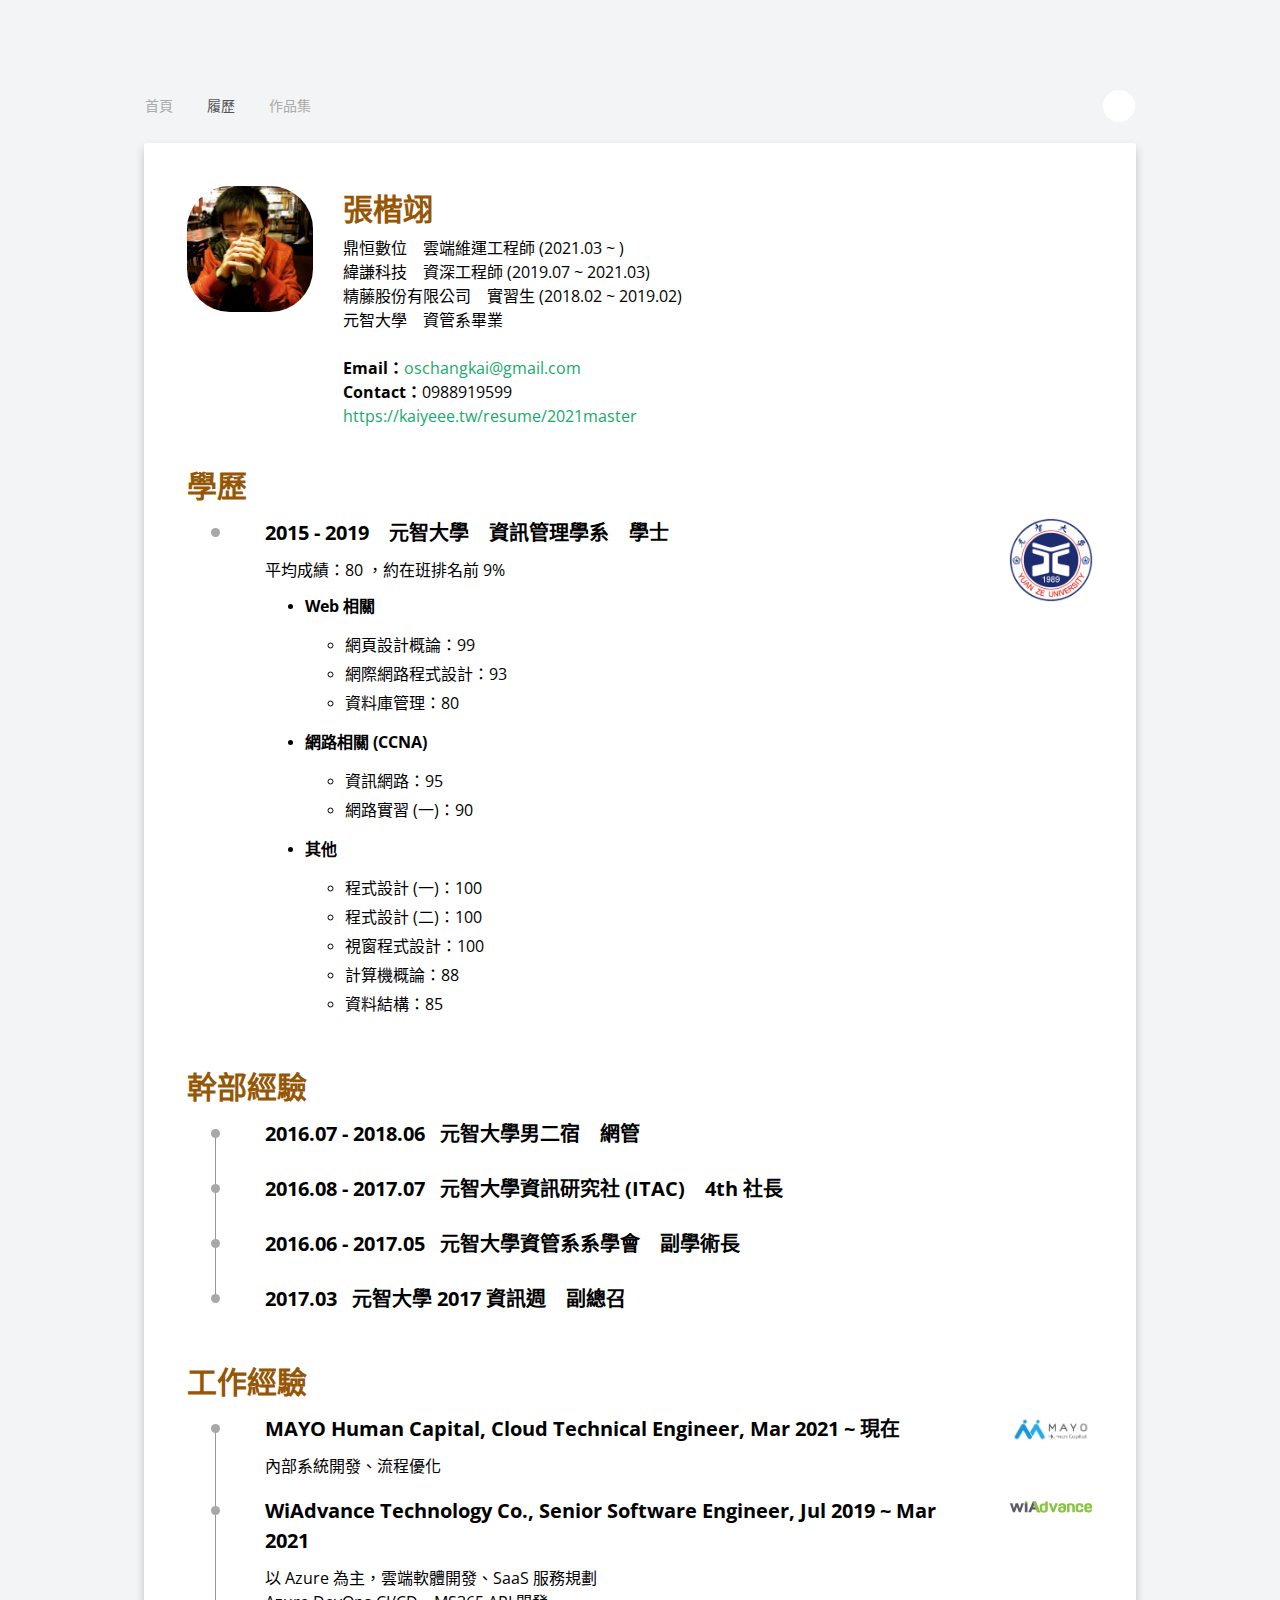
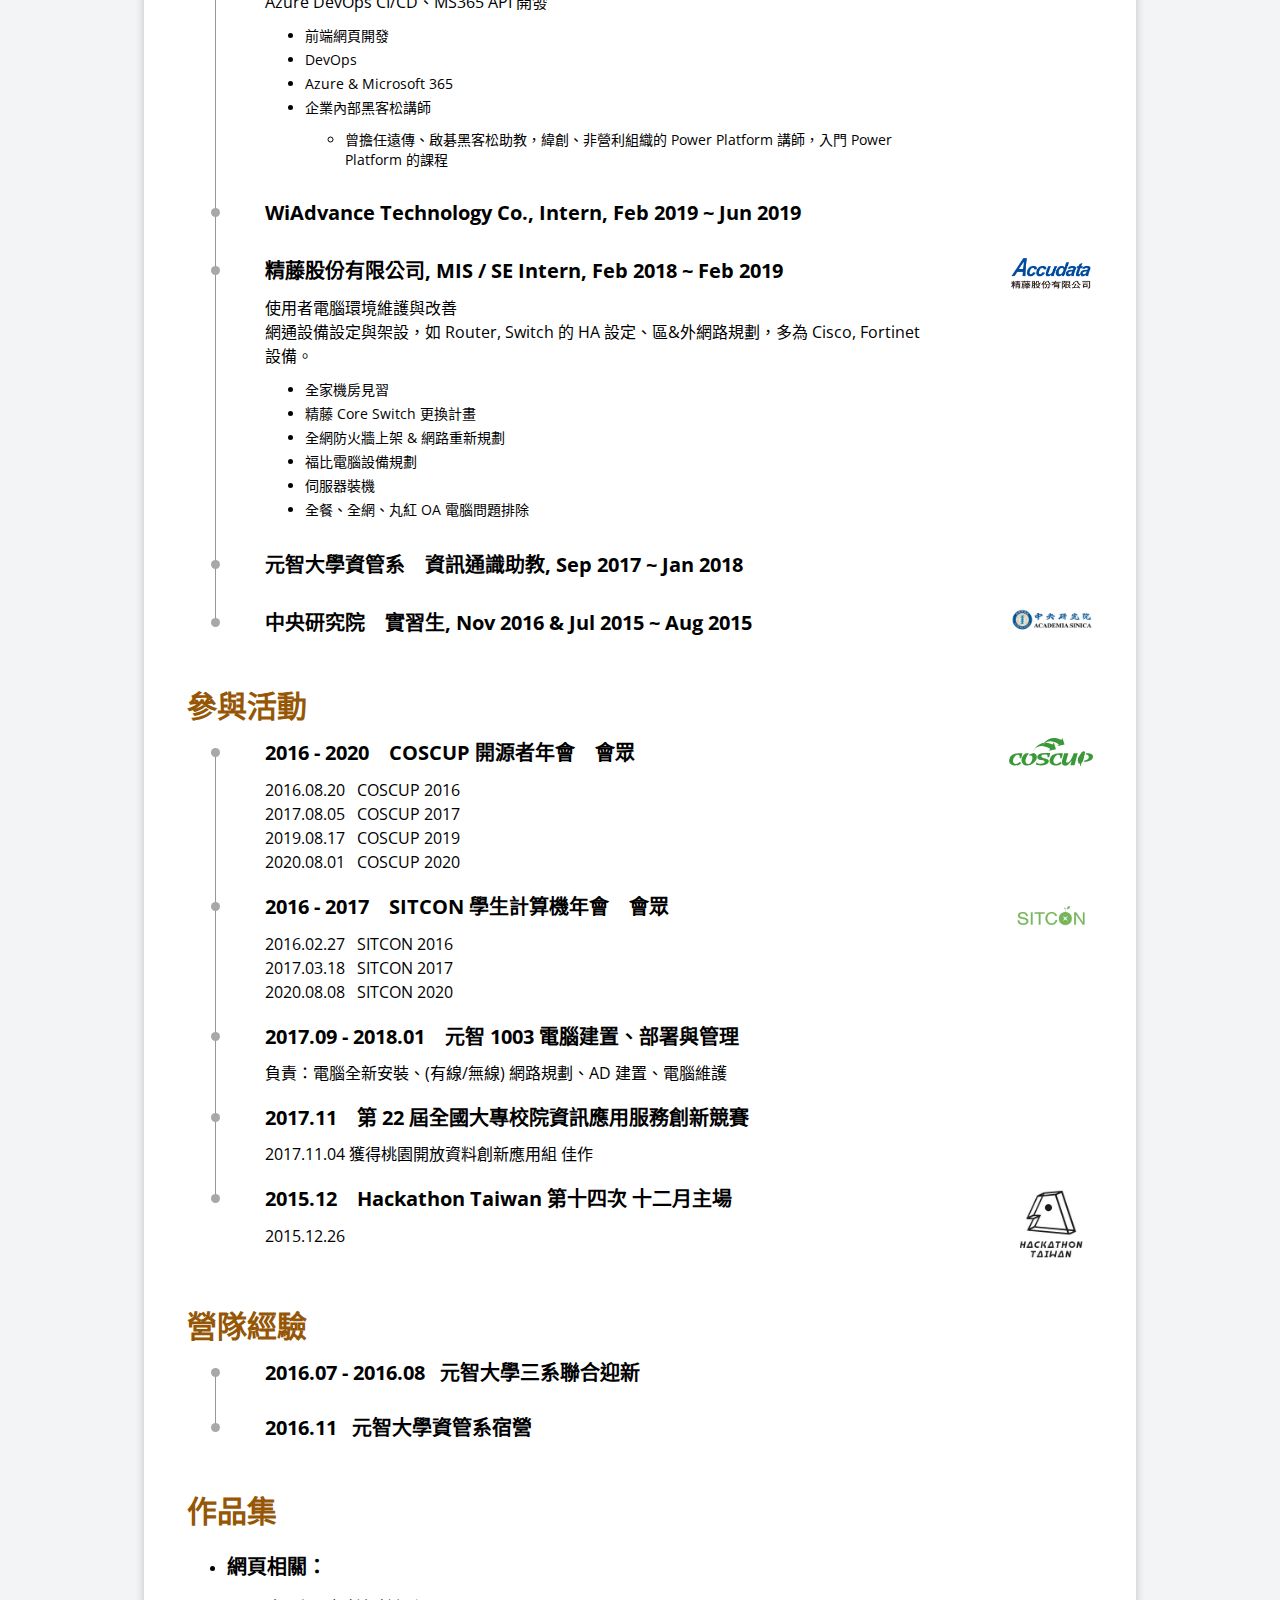
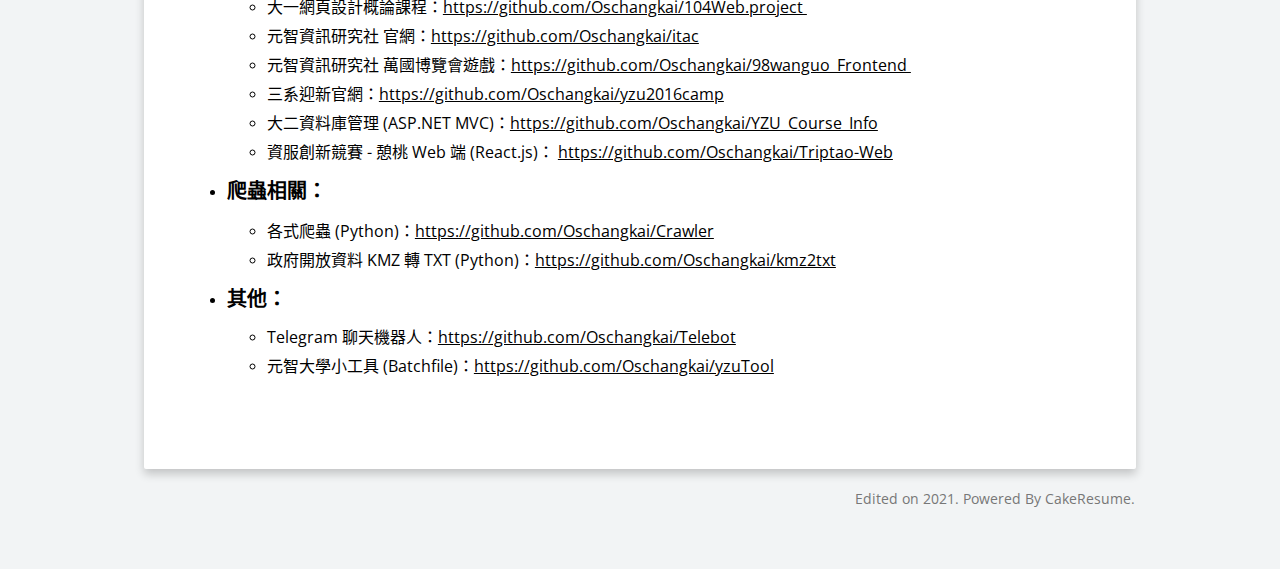
<file: resume/2021master.html>
<!DOCTYPE html>
<html data-country="TW" lang="zh-TW">

<head>
  <meta http-equiv="Content-Type" content="text/html; charset=UTF-8">
  <meta content="IE=edge" http-equiv="X-UA-Compatible">
  <script async="" src="./assets/script.js"></script>
  <meta content="width=device-width, initial-scale=1.0" name="viewport">
  <meta name="msapplication-TileColor" content="#da532c">
  <meta name="theme-color" content="#ffffff">
  <title>KaiYi's Resume</title>
  <meta name="description" content="目前是鼎恒數位科技的軟體工程師，負責雲端軟體開發、DevOps 工程師">
  <meta name="robots" content="noindex, nofollow">
  <meta property="og:title" content="KaiYi's Resume">
  <meta property="og:description" content="目前是鼎恒數位科技的軟體工程師，負責雲端軟體開發、DevOps 工程師">
  <meta property="og:type" content="profile">
  <meta property="og:url" content="https://kaiyeee.tw/resume">
  <meta name="twitter:card" content="summary">
  <meta name="twitter:title" content="KaiYi's Resume">
  <meta name="twitter:description" content="目前是鼎恒數位科技的軟體工程師，負責雲端軟體開發、DevOps 工程師">
  <link rel="stylesheet" media="screen" href="./assets/fonts.css">
  <link rel="stylesheet" media="all" href="./assets/main-ee6cff8deb9f7a21f164aa95dece488c7b42f289465c523c142b2373e1f5aa2a.css"
        data-turbolinks-track="true">

  <script src="./assets/contentarea-aaf3649b99bea8faee3dffc363079c4d7de7ee8c34c5947c03ac7ac0e467a5a7.js"
          data-turbolinks-track="true"></script>
  <!--[if lt IE 9]><script src="https://html5shim.googlecode.com/svn/trunk/html5.js"></script><![endif]-->
  <script type="application/ld+json">{"@context":"http://schema.org/","@type":"Person","name":"Oscar Chang","description":"目前是緯謙科技的軟體工程師，負責雲端軟體開發、DevOps 工程師","url":"https://kaiyeee.tw/resume","jobTitle":"Senior Software Engineer","sameAs":"http://linkedin.com/in/kaiyeee"}</script>

  <style type="text/css">
    @font-face {
      font-family: gsc;
      src: url(//st.getsitecontrol.com/main/widgets/201805/880e3ccdd6e2e86978b57f0ddb45775c/common/fonts/gsc.eot?) format('embedded-opentype');
      font-weight: 400;
      font-style: normal
    }

    @font-face {
      font-family: gsc;
      src: url([data-uri]) format('truetype');
      font-weight: 400;
      font-style: normal
    }

    @font-face {
      font-family: emoji;
      src: local('Apple Color Emoji'), local('Android Emoji'), local('Segoe UI'), local(EmojiSymbols), local(Symbola);
      unicode-range: U+1F300-1F5FF, U+1F600-1F64F, U+1F680-1F6FF, U+2600-26FF
    }

    @-webkit-keyframes gscw-bounceInLeft {

      0%,
      100%,
      40%,
      65%,
      90% {
        transition-timing-function: cubic-bezier(.215, .61, .355, 1)
      }

      0% {
        opacity: 0;
        -webkit-transform: translate(-3000px, 0);
        transform: translate(-3000px, 0)
      }

      40% {
        opacity: 1;
        -webkit-transform: translate(35px, 0);
        transform: translate(35px, 0)
      }

      65% {
        -webkit-transform: translate(-15px, 0);
        transform: translate(-15px, 0)
      }

      90% {
        -webkit-transform: translate(5px, 0);
        transform: translate(5px, 0)
      }

      100% {
        -webkit-transform: none;
        transform: none
      }
    }

    @keyframes gscw-bounceInLeft {

      0%,
      100%,
      40%,
      65%,
      90% {
        transition-timing-function: cubic-bezier(.215, .61, .355, 1)
      }

      0% {
        opacity: 0;
        -webkit-transform: translate(-3000px, 0);
        transform: translate(-3000px, 0)
      }

      40% {
        opacity: 1;
        -webkit-transform: translate(35px, 0);
        transform: translate(35px, 0)
      }

      65% {
        -webkit-transform: translate(-15px, 0);
        transform: translate(-15px, 0)
      }

      90% {
        -webkit-transform: translate(5px, 0);
        transform: translate(5px, 0)
      }

      100% {
        -webkit-transform: none;
        transform: none
      }
    }

    @-webkit-keyframes gscw-bounceInRight {

      0%,
      100%,
      40%,
      65%,
      90% {
        transition-timing-function: cubic-bezier(.215, .61, .355, 1)
      }

      0% {
        opacity: 0;
        -webkit-transform: translate(3000px, 0);
        transform: translate(3000px, 0)
      }

      40% {
        opacity: 1;
        -webkit-transform: translate(-35px, 0);
        transform: translate(-35px, 0)
      }

      65% {
        -webkit-transform: translate(15px, 0);
        transform: translate(15px, 0)
      }

      90% {
        -webkit-transform: translate(-5px, 0);
        transform: translate(-5px, 0)
      }

      100% {
        -webkit-transform: none;
        transform: none
      }
    }

    @keyframes gscw-bounceInRight {

      0%,
      100%,
      40%,
      65%,
      90% {
        transition-timing-function: cubic-bezier(.215, .61, .355, 1)
      }

      0% {
        opacity: 0;
        -webkit-transform: translate(3000px, 0);
        transform: translate(3000px, 0)
      }

      40% {
        opacity: 1;
        -webkit-transform: translate(-35px, 0);
        transform: translate(-35px, 0)
      }

      65% {
        -webkit-transform: translate(15px, 0);
        transform: translate(15px, 0)
      }

      90% {
        -webkit-transform: translate(-5px, 0);
        transform: translate(-5px, 0)
      }

      100% {
        -webkit-transform: none;
        transform: none
      }
    }

    @-webkit-keyframes gscw-bounceInUp {

      0%,
      100%,
      40%,
      65%,
      90% {
        transition-timing-function: cubic-bezier(.215, .61, .355, 1)
      }

      0% {
        opacity: 0;
        -webkit-transform: translate(0, 700px);
        transform: translate(0, 700px)
      }

      40% {
        opacity: 1;
        -webkit-transform: translate(0, -35px);
        transform: translate(0, -35px)
      }

      65% {
        -webkit-transform: translate(0, 15px);
        transform: translate(0, 15px)
      }

      90% {
        -webkit-transform: translate(0, -5px);
        transform: translate(0, -5px)
      }

      100% {
        -webkit-transform: none;
        transform: none
      }
    }

    @keyframes gscw-bounceInUp {

      0%,
      100%,
      40%,
      65%,
      90% {
        transition-timing-function: cubic-bezier(.215, .61, .355, 1)
      }

      0% {
        opacity: 0;
        -webkit-transform: translate(0, 700px);
        transform: translate(0, 700px)
      }

      40% {
        opacity: 1;
        -webkit-transform: translate(0, -35px);
        transform: translate(0, -35px)
      }

      65% {
        -webkit-transform: translate(0, 15px);
        transform: translate(0, 15px)
      }

      90% {
        -webkit-transform: translate(0, -5px);
        transform: translate(0, -5px)
      }

      100% {
        -webkit-transform: none;
        transform: none
      }
    }

    @-webkit-keyframes gscw-bounceInDown {

      0%,
      100%,
      40%,
      65%,
      90% {
        transition-timing-function: cubic-bezier(.215, .61, .355, 1)
      }

      0% {
        opacity: 0;
        -webkit-transform: translate(0, -700px);
        transform: translate(0, -700px)
      }

      40% {
        opacity: 1;
        -webkit-transform: translate(0, 35px);
        transform: translate(0, 35px)
      }

      65% {
        -webkit-transform: translate(0, -15px);
        transform: translate(0, -15px)
      }

      90% {
        -webkit-transform: translate(0, 5px);
        transform: translate(0, 5px)
      }

      100% {
        -webkit-transform: none;
        transform: none
      }
    }

    @keyframes gscw-bounceInDown {

      0%,
      100%,
      40%,
      65%,
      90% {
        transition-timing-function: cubic-bezier(.215, .61, .355, 1)
      }

      0% {
        opacity: 0;
        -webkit-transform: translate(0, -700px);
        transform: translate(0, -700px)
      }

      40% {
        opacity: 1;
        -webkit-transform: translate(0, 35px);
        transform: translate(0, 35px)
      }

      65% {
        -webkit-transform: translate(0, -15px);
        transform: translate(0, -15px)
      }

      90% {
        -webkit-transform: translate(0, 5px);
        transform: translate(0, 5px)
      }

      100% {
        -webkit-transform: none;
        transform: none
      }
    }

    @-webkit-keyframes gscw-bounceOutLeft {
      20% {
        opacity: 1;
        -webkit-transform: translate(20px, 0);
        transform: translate(20px, 0)
      }

      100% {
        opacity: 0;
        -webkit-transform: translate(-2000px, 0);
        transform: translate(-2000px, 0)
      }
    }

    @keyframes gscw-bounceOutLeft {
      20% {
        opacity: 1;
        -webkit-transform: translate(20px, 0);
        transform: translate(20px, 0)
      }

      100% {
        opacity: 0;
        -webkit-transform: translate(-2000px, 0);
        transform: translate(-2000px, 0)
      }
    }

    @-webkit-keyframes gscw-bounceOutRight {
      20% {
        opacity: 1;
        -webkit-transform: translate(-20px, 0);
        transform: translate(-20px, 0)
      }

      100% {
        opacity: 0;
        -webkit-transform: translate(2000px, 0);
        transform: translate(2000px, 0)
      }
    }

    @keyframes gscw-bounceOutRight {
      20% {
        opacity: 1;
        -webkit-transform: translate(-20px, 0);
        transform: translate(-20px, 0)
      }

      100% {
        opacity: 0;
        -webkit-transform: translate(2000px, 0);
        transform: translate(2000px, 0)
      }
    }

    @-webkit-keyframes gscw-slideOutLeft {
      100% {
        -webkit-transform: translate(-100%, 0);
        transform: translate(-100%, 0)
      }
    }

    @keyframes gscw-slideOutLeft {
      100% {
        -webkit-transform: translate(-100%, 0);
        transform: translate(-100%, 0)
      }
    }

    @-webkit-keyframes gscw-slideOutRight {
      100% {
        -webkit-transform: translate(100%, 0);
        transform: translate(100%, 0)
      }
    }

    @keyframes gscw-slideOutRight {
      100% {
        -webkit-transform: translate(100%, 0);
        transform: translate(100%, 0)
      }
    }

    @-webkit-keyframes gscw-slideInLeft {
      0% {
        -webkit-transform: translate(-100%, 0);
        transform: translate(-100%, 0)
      }

      100% {
        -webkit-transform: none;
        transform: none
      }
    }

    @keyframes gscw-slideInLeft {
      0% {
        -webkit-transform: translate(-100%, 0);
        transform: translate(-100%, 0)
      }

      100% {
        -webkit-transform: none;
        transform: none
      }
    }

    @-webkit-keyframes gscw-slideInRight {
      0% {
        -webkit-transform: translate(100%, 0);
        transform: translate(100%, 0)
      }

      100% {
        -webkit-transform: none;
        transform: none
      }
    }

    @keyframes gscw-slideInRight {
      0% {
        -webkit-transform: translate(100%, 0);
        transform: translate(100%, 0)
      }

      100% {
        -webkit-transform: none;
        transform: none
      }
    }

    @-webkit-keyframes gscw-fadeIn {
      0% {
        opacity: 0
      }

      100% {
        opacity: 1
      }
    }

    @keyframes gscw-fadeIn {
      0% {
        opacity: 0
      }

      100% {
        opacity: 1
      }
    }

    @-webkit-keyframes gscw-fadeInLeft {
      0% {
        opacity: 0;
        -webkit-transform: translate(-60%, 0);
        transform: translate(-60%, 0)
      }

      100% {
        opacity: 1;
        -webkit-transform: none;
        transform: none
      }
    }

    @keyframes gscw-fadeInLeft {
      0% {
        opacity: 0;
        -webkit-transform: translate(-60%, 0);
        transform: translate(-60%, 0)
      }

      100% {
        opacity: 1;
        -webkit-transform: none;
        transform: none
      }
    }

    @-webkit-keyframes gscw-fadeInRight {
      0% {
        opacity: 0;
        -webkit-transform: translate(60%, 0);
        transform: translate(60%, 0)
      }

      100% {
        opacity: 1;
        -webkit-transform: none;
        transform: none
      }
    }

    @keyframes gscw-fadeInRight {
      0% {
        opacity: 0;
        -webkit-transform: translate(60%, 0);
        transform: translate(60%, 0)
      }

      100% {
        opacity: 1;
        -webkit-transform: none;
        transform: none
      }
    }

    @-webkit-keyframes gscw-fadeInUp {
      0% {
        opacity: 0;
        -webkit-transform: translate(0, 60%);
        transform: translate(0, 60%)
      }

      100% {
        opacity: 1;
        -webkit-transform: none;
        transform: none
      }
    }

    @keyframes gscw-fadeInUp {
      0% {
        opacity: 0;
        -webkit-transform: translate(0, 60%);
        transform: translate(0, 60%)
      }

      100% {
        opacity: 1;
        -webkit-transform: none;
        transform: none
      }
    }

    @-webkit-keyframes gscw-fadeInDown {
      0% {
        opacity: 0;
        -webkit-transform: translate(0, -60%);
        transform: translate(0, -60%)
      }

      100% {
        opacity: 1;
        -webkit-transform: none;
        transform: none
      }
    }

    @keyframes gscw-fadeInDown {
      0% {
        opacity: 0;
        -webkit-transform: translate(0, -60%);
        transform: translate(0, -60%)
      }

      100% {
        opacity: 1;
        -webkit-transform: none;
        transform: none
      }
    }

    @-webkit-keyframes gscw-fadeOut {
      0% {
        opacity: 1
      }

      100% {
        opacity: 0
      }
    }

    @keyframes gscw-fadeOut {
      0% {
        opacity: 1
      }

      100% {
        opacity: 0
      }
    }

    @-webkit-keyframes gscw-zoomIn {
      0% {
        opacity: 0;
        -webkit-transform: scale(.3, .3);
        transform: scale(.3, .3)
      }

      50% {
        opacity: 1
      }

      100% {
        -webkit-transform: none;
        transform: none
      }
    }

    @keyframes gscw-zoomIn {
      0% {
        opacity: 0;
        -webkit-transform: scale(.3, .3);
        transform: scale(.3, .3)
      }

      50% {
        opacity: 1
      }

      100% {
        -webkit-transform: none;
        transform: none
      }
    }

    @-webkit-keyframes gscw-zoomOut {
      0% {
        opacity: 1
      }

      50% {
        opacity: 0;
        -webkit-transform: scale(.3, .3);
        transform: scale(.3, .3)
      }

      100% {
        opacity: 0
      }
    }

    @keyframes gscw-zoomOut {
      0% {
        opacity: 1
      }

      50% {
        opacity: 0;
        -webkit-transform: scale(.3, .3);
        transform: scale(.3, .3)
      }

      100% {
        opacity: 0
      }
    }

    @-webkit-keyframes gscw-swing {
      0% {
        opacity: 0
      }

      20% {
        -webkit-transform: rotate3d(0, 0, 1, 15deg);
        transform: rotate3d(0, 0, 1, 15deg)
      }

      40% {
        opacity: 1;
        -webkit-transform: rotate3d(0, 0, 1, -10deg);
        transform: rotate3d(0, 0, 1, -10deg)
      }

      60% {
        -webkit-transform: rotate3d(0, 0, 1, 5deg);
        transform: rotate3d(0, 0, 1, 5deg)
      }

      80% {
        -webkit-transform: rotate3d(0, 0, 1, -5deg);
        transform: rotate3d(0, 0, 1, -5deg)
      }

      100% {
        -webkit-transform: rotate3d(0, 0, 1, 0deg);
        transform: rotate3d(0, 0, 1, 0deg)
      }
    }

    @keyframes gscw-swing {
      0% {
        opacity: 0
      }

      20% {
        -webkit-transform: rotate3d(0, 0, 1, 15deg);
        transform: rotate3d(0, 0, 1, 15deg)
      }

      40% {
        opacity: 1;
        -webkit-transform: rotate3d(0, 0, 1, -10deg);
        transform: rotate3d(0, 0, 1, -10deg)
      }

      60% {
        -webkit-transform: rotate3d(0, 0, 1, 5deg);
        transform: rotate3d(0, 0, 1, 5deg)
      }

      80% {
        -webkit-transform: rotate3d(0, 0, 1, -5deg);
        transform: rotate3d(0, 0, 1, -5deg)
      }

      100% {
        -webkit-transform: rotate3d(0, 0, 1, 0deg);
        transform: rotate3d(0, 0, 1, 0deg)
      }
    }

    @-webkit-keyframes gscw-bounceIn {
      0% {
        opacity: 0;
        -webkit-transform: scale(.3, .3);
        transform: scale(.3, .3)
      }

      30% {
        -webkit-transform: scale(1.3, 1.3);
        transform: scale(1.3, 1.3)
      }

      55% {
        opacity: 1;
        -webkit-transform: scale(.8, .8);
        transform: scale(.8, .8)
      }

      72% {
        -webkit-transform: scale(1.13, 1.13);
        transform: scale(1.13, 1.13)
      }

      87% {
        -webkit-transform: scale(.97, .97);
        transform: scale(.97, .97)
      }

      100% {
        -webkit-transform: none;
        transform: none
      }
    }

    @keyframes gscw-bounceIn {
      0% {
        opacity: 0;
        -webkit-transform: scale(.3, .3);
        transform: scale(.3, .3)
      }

      30% {
        -webkit-transform: scale(1.3, 1.3);
        transform: scale(1.3, 1.3)
      }

      55% {
        opacity: 1;
        -webkit-transform: scale(.8, .8);
        transform: scale(.8, .8)
      }

      72% {
        -webkit-transform: scale(1.13, 1.13);
        transform: scale(1.13, 1.13)
      }

      87% {
        -webkit-transform: scale(.97, .97);
        transform: scale(.97, .97)
      }

      100% {
        -webkit-transform: none;
        transform: none
      }
    }

    @-webkit-keyframes gscw-flipTy {
      0% {
        transition-timing-function: ease-in;
        -webkit-transform: rotateY(180deg) scale(.4, .4);
        transform: rotateY(180deg) scale(.4, .4)
      }

      100% {
        -webkit-transform: rotateY(0) scale(1, 1);
        transform: rotateY(0) scale(1, 1)
      }
    }

    @keyframes gscw-flipTy {
      0% {
        transition-timing-function: ease-in;
        -webkit-transform: rotateY(180deg) scale(.4, .4);
        transform: rotateY(180deg) scale(.4, .4)
      }

      100% {
        -webkit-transform: rotateY(0) scale(1, 1);
        transform: rotateY(0) scale(1, 1)
      }
    }

    @-webkit-keyframes gscw-flip {
      0% {
        -webkit-transform: rotateY(180deg);
        transform: rotateY(180deg)
      }

      100% {
        -webkit-transform: rotateY(0);
        transform: rotateY(0)
      }
    }

    @keyframes gscw-flip {
      0% {
        -webkit-transform: rotateY(180deg);
        transform: rotateY(180deg)
      }

      100% {
        -webkit-transform: rotateY(0);
        transform: rotateY(0)
      }
    }

    @-webkit-keyframes gscw-typing {

      0%,
      100%,
      80% {
        opacity: 0;
        -webkit-transform: scale(.8);
        transform: scale(.8)
      }

      40% {
        opacity: 1;
        -webkit-transform: scale(1);
        transform: scale(1)
      }
    }

    @keyframes gscw-typing {

      0%,
      100%,
      80% {
        opacity: 0;
        -webkit-transform: scale(.8);
        transform: scale(.8)
      }

      40% {
        opacity: 1;
        -webkit-transform: scale(1);
        transform: scale(1)
      }
    }

    @-webkit-keyframes gscw-notify {
      0% {
        -webkit-transform: scale(.1, .1);
        transform: scale(.1, .1);
        opacity: .3
      }

      100% {
        opacity: 1;
        -webkit-transform: none;
        transform: none
      }
    }

    @keyframes gscw-notify {
      0% {
        -webkit-transform: scale(.1, .1);
        transform: scale(.1, .1);
        opacity: .3
      }

      100% {
        opacity: 1;
        -webkit-transform: none;
        transform: none
      }
    }

    @-webkit-keyframes gscw-highlight {
      100% {
        -webkit-transform: none;
        transform: none
      }

      0%,
      99% {
        -webkit-transform: translate(0, 0);
        transform: translate(0, 0)
      }

      20% {
        -webkit-transform: translate(-5px, 0);
        transform: translate(-5px, 0)
      }

      60% {
        -webkit-transform: translate(-2.5px, 0);
        transform: translate(-2.5px, 0)
      }

      40% {
        -webkit-transform: translate(5px, 0);
        transform: translate(5px, 0)
      }

      80% {
        -webkit-transform: translate(2.5px, 0);
        transform: translate(2.5px, 0)
      }
    }

    @keyframes gscw-highlight {
      100% {
        -webkit-transform: none;
        transform: none
      }

      0%,
      99% {
        -webkit-transform: translate(0, 0);
        transform: translate(0, 0)
      }

      20% {
        -webkit-transform: translate(-5px, 0);
        transform: translate(-5px, 0)
      }

      60% {
        -webkit-transform: translate(-2.5px, 0);
        transform: translate(-2.5px, 0)
      }

      40% {
        -webkit-transform: translate(5px, 0);
        transform: translate(5px, 0)
      }

      80% {
        -webkit-transform: translate(2.5px, 0);
        transform: translate(2.5px, 0)
      }
    }

    body.getvym6 {
      overflow: hidden !important
    }

    html.gdob01k,
    html.gdob01k>body {
      overflow: hidden !important
    }

    .g-o5wxhk {
      cursor: pointer
    }

    body.g3qz9z7:before {
      transition: height .5s cubic-bezier(.455, .03, .515, .955);
      content: ' ';
      display: block;
      visibility: hidden;
      height: 0 !important;
      padding: 0;
      margin: 0
    }

    .g-t2itfi.g3qz9z7:before {
      transition: none !important
    }

    body.g3qz9z7.gq115de:before {
      height: 42px !important
    }

    body.g3qz9z7.g2fo7tt:before {
      transition: none !important
    }

    w-div {
      display: block;
      vertical-align: inherit
    }

    .gww36jl,
    .g-r0l8g6 {
      -webkit-animation-name: gscw-highlight !important;
      animation-name: gscw-highlight !important;
      -webkit-animation-duration: .6s !important;
      animation-duration: .6s !important;
      -webkit-font-smoothing: subpixel-antialiased;
      -webkit-transform-origin: left;
      -ms-transform-origin: left;
      transform-origin: left
    }

    .g-rhgybb {
      position: absolute;
      top: -9999px;
      width: 50px;
      height: 50px;
      overflow: scroll
    }

    .g2fo7tt * {
      transition: none !important
    }
  </style>
  <script type="text/javascript" charset="utf-8" async="" src="./assets/layers.19562ea85278f66bc3c0.js"></script>

  <link href="./assets/css" rel="stylesheet">
</head><span id="warning-container"><i data-reactroot=""></i></span>

<body class="is-owner paper-style connected-with-posts" id="items-show">
<!-- body class="connected-with-posts" => 顯示 tab 開關 -->
<!-- body class: paper-style, web-style => 網頁/紙張版 -->
<!-- body class: normal-spacing, condensed-spacing => 一般/密集模式 -->
<!-- body class: view-tablet, view-mobile => view as device -->

  <div class="container-main container">

    <!-- Header -->
    <header class="header-item a4-width">
      <div class="row">
        <div class="col-xs-8">
          <!-- Tabs -->
          <div class="navs">
            <a class="text-muted" href="../">首頁</a>
            <a class="text-muted active" href="./">履歷</a>
            <a class="text-muted" href="../#work">作品集</a>
          </div>
        </div>
        <div class="col-xs-4 text-right header-toolbar">
          <a class="text-muted" onclick="print();" role="button">
            <i class="fa fa-print"></i></a>
        </div>
      </div>
      <div class="row"><div class="col-md-12"><hr></div>
      </div>
    </header>

    <!-- Misc -->
    <div id="alerts"></div>
    <div id="global-status-container">
      <div id="global-status"></div>
    </div>

    <!-- Resume -->
    <div class="item-page">
      <div class="contentarea" id="item" notranslate="">

        <!-- Profile Section -->
        <div class="row snippet-profile-001">
          <div class="col-sm-2"><img data-no-retina="true" src="./assets/d1c9f6cba375d8a6abba9c3c8f360e26.jpeg" alt="Profile 00 00@2x e294063b2878e4164ba1dd904aa6b8bae6a97e19937899e4b4af853acf30de5d"
                                     style="border-radius: 43px;"></div>
          <div class="col-sm-10">
            <h1 style="color: rgb(136, 136, 136);"><span style="font-weight: bold; color: rgb(149, 87, 5);">張楷翊</span></h1>
            <p>鼎恒數位　雲端維運工程師 (2021.03 ~ )</p>
            <p>緯謙科技　資深工程師 (2019.07 ~ 2021.03)</p>
            <p>精藤股份有限公司　實習生 (2018.02 ~ 2019.02)</p>
            <p>元智大學　資管系畢業</p>
            <p><br></p>
            <p><b>Email：</b><a href="mailto:oschangkai@gmail.com" target="_blank" rel="nofollow noopener noreferrer">oschangkai@gmail.com</a><br></p>
            <p><b>Contact：</b>0988919599</p>
            <p><a href="https://kaiyeee.tw/resume/2021master" target="_blank" rel="nofollow noopener noreferrer">https://kaiyeee.tw/resume/2021master</a><br></p>
          </div>
        </div>

        <!-- Education Section -->
        <div class="row snippet-educations-024 snippet-experiences-024">
          <div class="col-xs-12">
            <div class="row">
              <div class="col-xs-12">
                <h1><b style="color: rgb(149, 87, 5);">學歷</b></h1>
              </div>
            </div>
            <div class="row">
              <div class="col-xs-2 col-sm-1 item-bullet"></div>
              <div class="col-xs-8 col-sm-9 item">
                <h3><b>2015 - 2019　元智大學　資訊管理學系　學士</b></h3>
                <p>
                  平均成績：80 ，約在班排名前 9%<br/>
                </p>
                <ul style="line-height: 28px;">
                  <li><span style="font-size: 16px;"><b>Web 相關</b><br></span></li>
                  <ul>
                    <li><span style="font-size: 16px;">網頁設計概論：99</span></li>
                    <li><span style="font-size: 16px;">網際網路程式設計：93</span></li>
                    <li><span style="font-size: 16px;">資料庫管理：80<br></span></li>
                  </ul>
                  <li><span style="font-size: 16px;"><b>網路相關 (CCNA)</b><br></span></li>
                  <ul>
                    <li><span style="font-size: 16px;">資訊網路：95</span></li>
                    <li><span style="font-size: 16px;">網路實習 (一)：90<br></span></li>
                  </ul>
                  <li><span style="font-size: 16px;"><b>其他</b></span></li>
                  <ul>
                    <li><span style="font-size: 16px;">程式設計 (一)：100</span></li>
                    <li><span style="font-size: 16px;">程式設計 (二)：100</span></li>
                    <li><span style="font-size: 16px;">視窗程式設計：100</span></li>
                    <li><span style="font-size: 16px;">計算機概論：88</span></li>
                    <li><span style="font-size: 16px;">資料結構：85</span><br></li>
                  </ul>
                </ul>
              </div>
              <div class="col-xs-2 item-image text-right">
                <img data-no-retina="true" src="./assets/school/Yuan_Ze_University.png" width="84">
              </div>
            </div>
          </div>
        </div>

        <!-- Experience Section -->
        <div class="row snippet-experiences-013">
          <div class="col-xs-12">
            <div class="row">
              <div class="col-xs-12">
                <h1><b style="color: rgb(149, 87, 5);">幹部經驗</b></h1>
              </div>
            </div>
            <div class="row" title="" style="display: block;">
              <div class="col-xs-2 col-sm-1 item-bullet"></div>
              <div class="col-xs-10 col-sm-11 item">
                <h3><b>2016.07 - 2018.06 &nbsp; 元智大學男二宿　網管</b></h3>
              </div>
            </div>
            <div class="row" title="">
              <div class="col-xs-2 col-sm-1 item-bullet"></div>
              <div class="col-xs-10 col-sm-11 item">
                <h3><b>2016.08 - 2017.07&nbsp; &nbsp;元智大學資訊研究社 (ITAC)　4th 社長</b></h3>
              </div>
            </div>
            <div class="row" title="">
              <div class="col-xs-2 col-sm-1 item-bullet"></div>
              <div class="col-xs-10 col-sm-11 item">
                <h3><b>2016.06 - 2017.05&nbsp; &nbsp;元智大學資管系系學會　副學術長</b></h3>
              </div>
            </div>
            <div class="row" title="">
              <div class="col-xs-2 col-sm-1 item-bullet"></div>
              <div class="col-xs-10 col-sm-11 item">
                <h3><b>2017.03&nbsp; &nbsp;元智大學 2017 資訊週　副總召</b></h3>
              </div>
            </div>
          </div>
        </div>

        <!-- Experience Section -->
        <div class="row snippet-experiences-024">
          <div class="col-xs-12">
            <div class="row">
              <div class="col-xs-12">
                <h1><b style="color: rgb(149, 87, 5);">工作經驗</b></h1>
              </div>
            </div>
            <div class="row" title="">
              <div class="col-xs-2 col-sm-1 item-bullet"></div>
              <div class="col-xs-8 col-sm-9 item">
                <h3><b>MAYO Human Capital, Cloud Technical Engineer, Mar 2021 ~ 現在</b></h3>
                <p>內部系統開發、流程優化</p>
              </div>
              <div class="col-xs-2 item-image text-right">
                <img data-no-retina="true" src="./assets/companies/MAYO_Horizontal.png" width="84">
              </div>
            </div>
            <div class="row" title="">
              <div class="col-xs-2 col-sm-1 item-bullet"></div>
              <div class="col-xs-8 col-sm-9 item">
                <h3><b>WiAdvance Technology Co., Senior Software Engineer, Jul 2019 ~ Mar 2021</b></h3>
                <p>以 Azure 為主，雲端軟體開發、SaaS 服務規劃<br>Azure DevOps CI/CD、MS365 API 開發</p>
                <ul>
                  <li style="line-height: 24px">前端網頁開發</li>
                  <li style="line-height: 24px">DevOps</li>
                  <li style="line-height: 24px">Azure &amp; Microsoft 365</li>
                  <li style="line-height: 24px">企業內部黑客松講師</li>
                  <ul>
                    <li>曾擔任遠傳、啟碁黑客松助教，緯創、非營利組織的 Power Platform 講師，入門 Power Platform 的課程</li>
                  </ul>
                </ul>
              </div>
              <div class="col-xs-2 item-image text-right">
                <img data-no-retina="true" src="./assets/companies/wiadvance.svg" width="84">
              </div>
            </div>
            <div class="row" title="">
              <div class="col-xs-2 col-sm-1 item-bullet"></div>
              <div class="col-xs-8 col-sm-9 item">
                <h3><b>WiAdvance Technology Co., Intern, Feb 2019 ~ Jun 2019</b></h3>
              </div>
            </div>
            <div class="row" title="">
              <div class="col-xs-2 col-sm-1 item-bullet"></div>
              <div class="col-xs-8 col-sm-9 item">
                <h3><b>精藤股份有限公司, MIS / SE Intern, Feb 2018 ~ Feb 2019</b></h3>
                <p>使用者電腦環境維護與改善<br>網通設備設定與架設，如 Router,  Switch 的 HA 設定、區&amp;外網路規劃，多為 Cisco, Fortinet 設備。</p>
                <ul>
                  <li style="line-height: 24px">全家機房見習</li>
                  <li style="line-height: 24px">精藤 Core Switch 更換計畫</li>
                  <li style="line-height: 24px">全網防火牆上架 &amp; 網路重新規劃 </li>
                  <li style="line-height: 24px">福比電腦設備規劃</li>
                  <li style="line-height: 24px">伺服器裝機</li>
                  <li style="line-height: 24px">全餐、全網、丸紅 OA 電腦問題排除</li>
                </ul>
              </div>
              <div class="col-xs-2 item-image text-right">
                <img data-no-retina="true" src="./assets/companies/accudata.png" width="84">
              </div>
            </div>
            <div class="row" title="">
              <div class="col-xs-2 col-sm-1 item-bullet"></div>
              <div class="col-xs-8 col-sm-9 item">
                <h3><b>元智大學資管系　資訊通識助教, Sep 2017 ~ Jan 2018</b></h3>
              </div>
            </div>
            <div class="row" title="">
              <div class="col-xs-2 col-sm-1 item-bullet"></div>
              <div class="col-xs-8 col-sm-9 item">
                <h3><b>中央研究院　實習生, Nov 2016 &amp; Jul 2015 ~ Aug 2015</b></h3>
              </div>
              <div class="col-xs-2 item-image text-right">
                <img data-no-retina="true" src="./assets/companies/academia-sinca.png" width="84">
              </div>
            </div>
          </div>
        </div>

        <!-- Experience Section -->
        <div class="row snippet-experiences-024">
          <div class="col-xs-12">
            <div class="row">
              <div class="col-xs-12">
                <h1><b style="color: rgb(149, 87, 5);">參與活動</b></h1>
              </div>
            </div>

            <div class="row" title="" style="display: block;">
              <div class="col-xs-2 col-sm-1 item-bullet"></div>
              <div class="col-xs-8 col-sm-9 item">
                <h3><b>2016 - 2020　COSCUP 開源者年會　會眾</b></h3>
                <p>
                  2016.08.20&nbsp; &nbsp;COSCUP 2016<br/>
                  2017.08.05&nbsp; &nbsp;COSCUP 2017<br/>
                  2019.08.17&nbsp; &nbsp;COSCUP 2019<br/>
                  2020.08.01&nbsp; &nbsp;COSCUP 2020
                </p>
              </div>
              <div class="col-xs-2 item-image text-right">
                <img data-no-retina="true" src="./assets/activities/coscup.svg" width="84">
              </div>
            </div>
            <div class="row" title="">
              <div class="col-xs-2 col-sm-1 item-bullet"></div>
              <div class="col-xs-8 col-sm-9 item">
                <h3><b>2016 - 2017　SITCON 學生計算機年會　會眾</b></h3>
                <p>
                  2016.02.27&nbsp; &nbsp;SITCON 2016<br/>
                  2017.03.18&nbsp; &nbsp;SITCON 2017<br/>
                  2020.08.08&nbsp; &nbsp;SITCON 2020
                </p>
              </div>
              <div class="col-xs-2 item-image text-right">
                <img data-no-retina="true" src="./assets/activities/sitcon.png" width="84">
              </div>
            </div>
            <div class="row" title="" style="display: block;">
              <div class="col-xs-2 col-sm-1 item-bullet"></div>
              <div class="col-xs-8 col-sm-9 item">
                <h3><b>2017.09 - 2018.01　元智 1003 電腦建置、部署與管理</b></h3>
                <div><span style="font-size: 16px;">負責：電腦全新安裝、(有線/無線) 網路規劃、AD 建置、電腦維護</span></div>
              </div>
            </div>
            <div class="row" title="" style="display: block;">
              <div class="col-xs-2 col-sm-1 item-bullet"></div>
              <div class="col-xs-8 col-sm-9 item">
                <h3><b>2017.11　第 22 屆全國大專校院資訊應用服務創新競賽</b></h3>
                <div style="font-size: 16px;">2017.11.04 獲得桃園開放資料創新應用組 佳作</div>
              </div>
            </div>
            <div class="row" title="">
              <div class="col-xs-2 col-sm-1 item-bullet"></div>
              <div class="col-xs-8 col-sm-9 item">
                <h3><b>2015.12　Hackathon Taiwan 第十四次 十二月主場</b></h3>
                <p>2015.12.26</p>
              </div>
              <div class="col-xs-2 item-image text-right">
                <img data-no-retina="true" src="./assets/activities/hackathon-tw.jpg" width="84">
              </div>
            </div>
          </div>
        </div>

        <!-- Experience Section -->
        <div class="row snippet-experiences-013">
          <div class="col-xs-12">
            <div class="row">
              <div class="col-xs-12">
                <h1><b style="letter-spacing: 0px; color: rgb(149, 87, 5);">營隊經驗</b><br></h1>
              </div>
            </div>
            <div class="row" title="">
              <div class="col-xs-2 col-sm-1 item-bullet"></div>
              <div class="col-xs-10 col-sm-11 item">
                <h3><b>2016.07 - 2016.08&nbsp; &nbsp;元智大學三系聯合迎新</b></h3>
              </div>
            </div>
            <div class="row" title="">
              <div class="col-xs-2 col-sm-1 item-bullet"></div>
              <div class="col-xs-10 col-sm-11 item">
                <h3><b>2016.11&nbsp; &nbsp;元智大學資管系宿營</b></h3>
              </div>
            </div>
          </div>
        </div>

        <!-- Feature Section -->
        <div class="row snippet-features-001">
          <div class="col-sm-12">
            <div class="row">
              <div class="col-sm-12">
                <h1><b style="color: rgb(149, 87, 5);">作品集</b></h1>
              </div>
            </div>
            <div class="row" title="">
              <div class="col-sm-12 item">
                <ul style="line-height: 28px;">
                  <li><b><span style="font-size: 20px;">網頁相關：</span></b><br></li>
                  <ul style="line-height: 28px;">
                    <li><span style="font-size: 16px;">大一網頁設計概論課程：<u>https://github.com/Oschangkai/104Web.project&nbsp;</u></span></li>
                    <li><span style="font-size: 16px;">元智資訊研究社 官網：<u>https://github.com/Oschangkai/itac</u></span></li>
                    <li><span style="font-size: 16px;">元智資訊研究社 萬國博覽會遊戲：<u>https://github.com/Oschangkai/98wanguo_Frontend&nbsp;</u></span></li>
                    <li><span style="font-size: 16px;">三系迎新官網：<u>https://github.com/Oschangkai/yzu2016camp</u></span></li>
                    <li><span style="font-size: 16px;">大二資料庫管理 (ASP.NET MVC)：<u>https://github.com/Oschangkai/YZU_Course_Info</u></span></li>
                    <li><span style="font-size: 16px;">資服創新競賽 - 憩桃 Web 端 (React.js)： <u>https://github.com/Oschangkai/Triptao-Web</u></span></li>
                  </ul>
                  <li><span style="font-size: 16px;"><b style="font-size: 20px;">爬蟲相關：</b></span></li>
                  <ul>
                    <li><span style="font-size: 16px;">各式爬蟲 (Python)：<u>https://github.com/Oschangkai/Crawler</u></span></li>
                    <li><span style="font-size: 16px;">政府開放資料 KMZ 轉 TXT (Python)：<u>https://github.com/Oschangkai/kmz2txt</u></span></li>
                  </ul>
                </ul>
                <p></p>
                <p></p>
                <ul>
                  <li><b style="font-size: 20px;">其他：&nbsp;</b><br></li>
                  <ul style="line-height: 28px;">
                    <li><span style="font-size: 16px;">Telegram 聊天機器人：<u>https://github.com/Oschangkai/Telebot</u></span></li>
                    <li><span style="font-size: 16px;">元智大學小工具 (Batchfile)：<u>https://github.com/Oschangkai/yzuTool</u></span></li>
                  </ul>
                </ul>
                <p></p>
              </div>
            </div>
          </div>
        </div>

        <!-- Powered By -->
        <div class="powered-by-cakeresume powered-by-cakeresume-label text-muted">
          Edited on 2021. Powered By CakeResume.
        </div>

      </div>
    </div>

    <!-- Floating bottom right -->
    <div class="hidden-xs" id="item-rwd-picker" style="display: none"></div>
  </div>
</body>

</html>
</file>
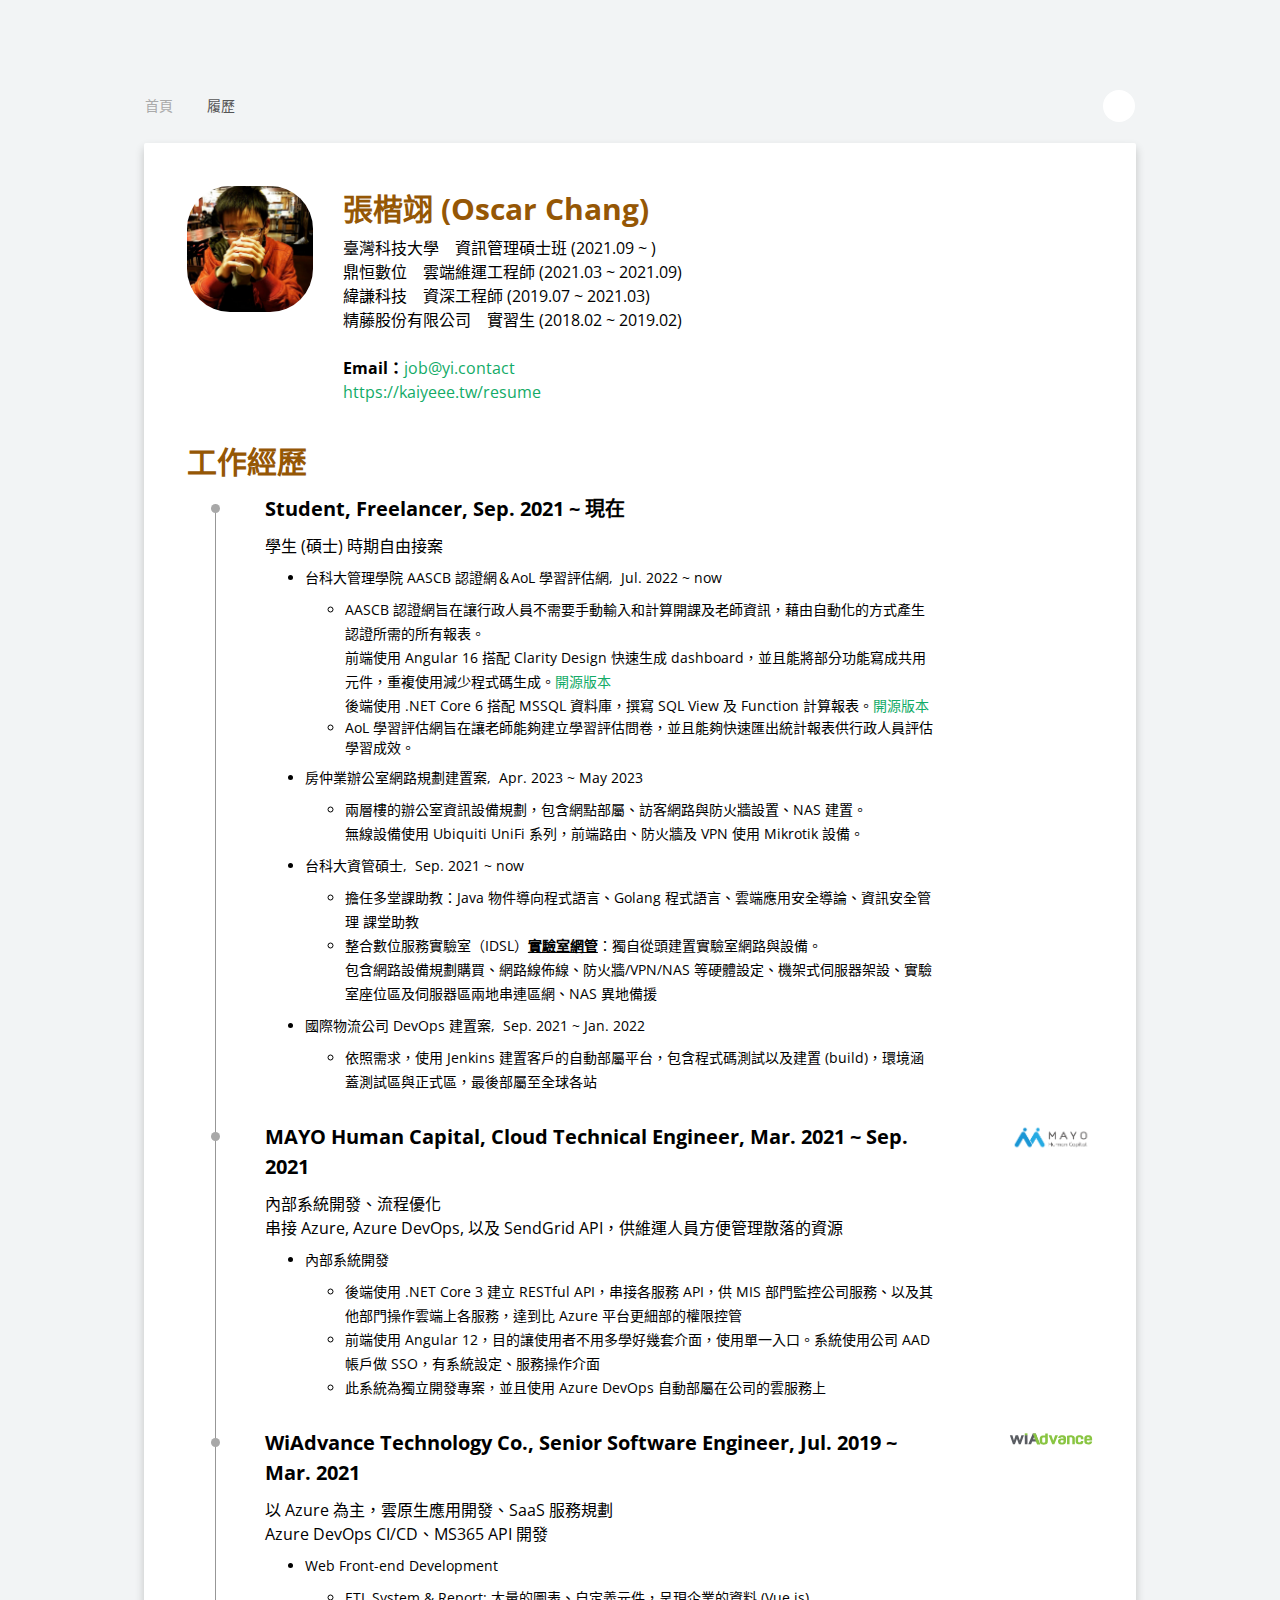
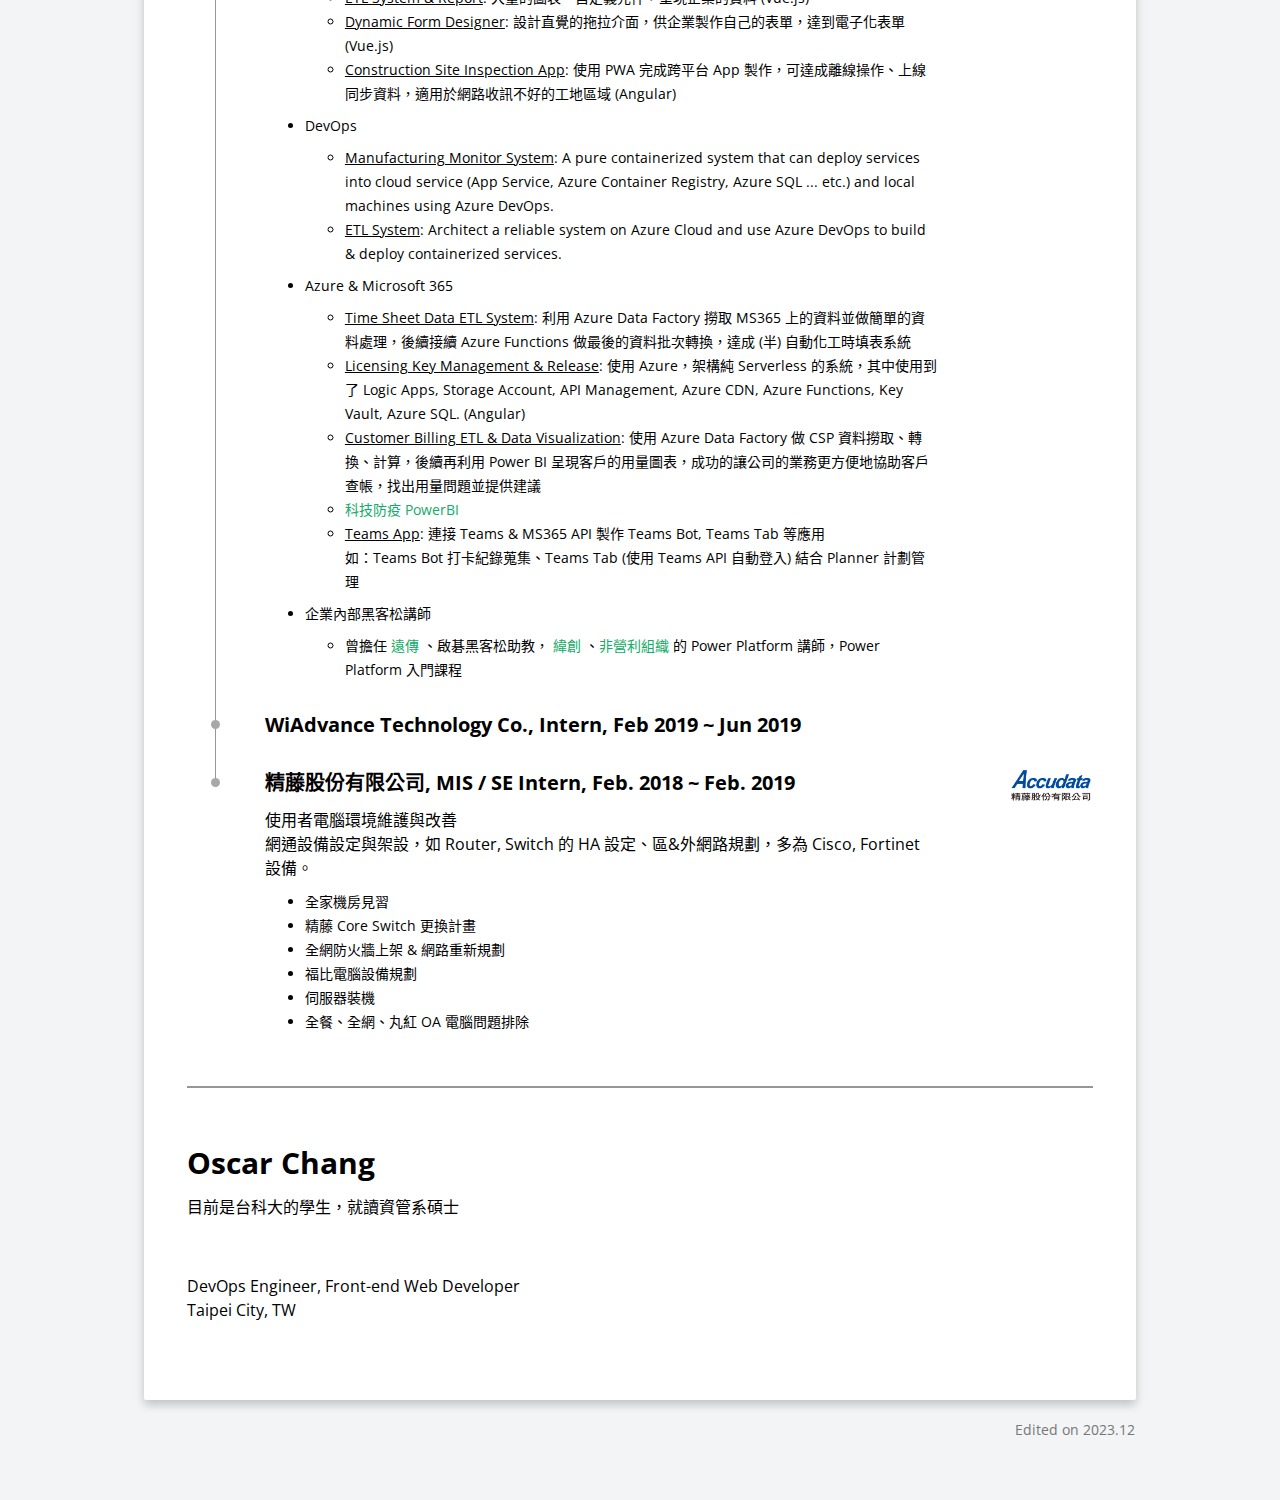
<file: resume/experience.html>
<!DOCTYPE html>
<html data-country="TW" lang="zh-TW">

<head>
  <meta http-equiv="Content-Type" content="text/html; charset=UTF-8">
  <meta content="IE=edge" http-equiv="X-UA-Compatible">
  <script async="" src="./assets/script.js"></script>
  <meta content="width=device-width, initial-scale=1.0" name="viewport">
  <meta name="msapplication-TileColor" content="#da532c">
  <meta name="theme-color" content="#ffffff">
  <title>KaiYi's Experience</title>
  <meta name="description" content="目前是台科大的學生，就讀資管系碩士">
  <meta name="robots" content="noindex, nofollow">
  <meta property="og:title" content="KaiYi's Resume">
  <meta property="og:description" content="目前是台科大的學生，就讀資管系碩士">
  <meta property="og:type" content="profile">
  <meta property="og:url" content="https://kaiyeee.tw/resume">
  <meta name="twitter:card" content="summary">
  <meta name="twitter:title" content="KaiYi's Resume">
  <meta name="twitter:description" content="目前是台科大的學生，就讀資管系碩士">
  <link rel="stylesheet" media="screen" href="./assets/fonts.css">
  <link rel="stylesheet" media="all" href="./assets/main-ee6cff8deb9f7a21f164aa95dece488c7b42f289465c523c142b2373e1f5aa2a.css"
        data-turbolinks-track="true">

  <script src="./assets/contentarea-aaf3649b99bea8faee3dffc363079c4d7de7ee8c34c5947c03ac7ac0e467a5a7.js"
          data-turbolinks-track="true"></script>
  <!--[if lt IE 9]><script src="https://html5shim.googlecode.com/svn/trunk/html5.js"></script><![endif]-->
  <script type="application/ld+json">{"@context":"http://schema.org/","@type":"Person","name":"Oscar Chang","description":"目前是台科大的學生，就讀資管系碩士","url":"https://kaiyeee.tw/resume","jobTitle":"Senior Software Engineer","sameAs":"http://linkedin.com/in/kaiyeee"}</script>

  <style type="text/css">
    @font-face {
      font-family: gsc;
      src: url(//st.getsitecontrol.com/main/widgets/201805/880e3ccdd6e2e86978b57f0ddb45775c/common/fonts/gsc.eot?) format('embedded-opentype');
      font-weight: 400;
      font-style: normal
    }

    @font-face {
      font-family: gsc;
      src: url([data-uri]) format('truetype');
      font-weight: 400;
      font-style: normal
    }

    @font-face {
      font-family: emoji;
      src: local('Apple Color Emoji'), local('Android Emoji'), local('Segoe UI'), local(EmojiSymbols), local(Symbola);
      unicode-range: U+1F300-1F5FF, U+1F600-1F64F, U+1F680-1F6FF, U+2600-26FF
    }

    @-webkit-keyframes gscw-bounceInLeft {

      0%,
      100%,
      40%,
      65%,
      90% {
        transition-timing-function: cubic-bezier(.215, .61, .355, 1)
      }

      0% {
        opacity: 0;
        -webkit-transform: translate(-3000px, 0);
        transform: translate(-3000px, 0)
      }

      40% {
        opacity: 1;
        -webkit-transform: translate(35px, 0);
        transform: translate(35px, 0)
      }

      65% {
        -webkit-transform: translate(-15px, 0);
        transform: translate(-15px, 0)
      }

      90% {
        -webkit-transform: translate(5px, 0);
        transform: translate(5px, 0)
      }

      100% {
        -webkit-transform: none;
        transform: none
      }
    }

    @keyframes gscw-bounceInLeft {

      0%,
      100%,
      40%,
      65%,
      90% {
        transition-timing-function: cubic-bezier(.215, .61, .355, 1)
      }

      0% {
        opacity: 0;
        -webkit-transform: translate(-3000px, 0);
        transform: translate(-3000px, 0)
      }

      40% {
        opacity: 1;
        -webkit-transform: translate(35px, 0);
        transform: translate(35px, 0)
      }

      65% {
        -webkit-transform: translate(-15px, 0);
        transform: translate(-15px, 0)
      }

      90% {
        -webkit-transform: translate(5px, 0);
        transform: translate(5px, 0)
      }

      100% {
        -webkit-transform: none;
        transform: none
      }
    }

    @-webkit-keyframes gscw-bounceInRight {

      0%,
      100%,
      40%,
      65%,
      90% {
        transition-timing-function: cubic-bezier(.215, .61, .355, 1)
      }

      0% {
        opacity: 0;
        -webkit-transform: translate(3000px, 0);
        transform: translate(3000px, 0)
      }

      40% {
        opacity: 1;
        -webkit-transform: translate(-35px, 0);
        transform: translate(-35px, 0)
      }

      65% {
        -webkit-transform: translate(15px, 0);
        transform: translate(15px, 0)
      }

      90% {
        -webkit-transform: translate(-5px, 0);
        transform: translate(-5px, 0)
      }

      100% {
        -webkit-transform: none;
        transform: none
      }
    }

    @keyframes gscw-bounceInRight {

      0%,
      100%,
      40%,
      65%,
      90% {
        transition-timing-function: cubic-bezier(.215, .61, .355, 1)
      }

      0% {
        opacity: 0;
        -webkit-transform: translate(3000px, 0);
        transform: translate(3000px, 0)
      }

      40% {
        opacity: 1;
        -webkit-transform: translate(-35px, 0);
        transform: translate(-35px, 0)
      }

      65% {
        -webkit-transform: translate(15px, 0);
        transform: translate(15px, 0)
      }

      90% {
        -webkit-transform: translate(-5px, 0);
        transform: translate(-5px, 0)
      }

      100% {
        -webkit-transform: none;
        transform: none
      }
    }

    @-webkit-keyframes gscw-bounceInUp {

      0%,
      100%,
      40%,
      65%,
      90% {
        transition-timing-function: cubic-bezier(.215, .61, .355, 1)
      }

      0% {
        opacity: 0;
        -webkit-transform: translate(0, 700px);
        transform: translate(0, 700px)
      }

      40% {
        opacity: 1;
        -webkit-transform: translate(0, -35px);
        transform: translate(0, -35px)
      }

      65% {
        -webkit-transform: translate(0, 15px);
        transform: translate(0, 15px)
      }

      90% {
        -webkit-transform: translate(0, -5px);
        transform: translate(0, -5px)
      }

      100% {
        -webkit-transform: none;
        transform: none
      }
    }

    @keyframes gscw-bounceInUp {

      0%,
      100%,
      40%,
      65%,
      90% {
        transition-timing-function: cubic-bezier(.215, .61, .355, 1)
      }

      0% {
        opacity: 0;
        -webkit-transform: translate(0, 700px);
        transform: translate(0, 700px)
      }

      40% {
        opacity: 1;
        -webkit-transform: translate(0, -35px);
        transform: translate(0, -35px)
      }

      65% {
        -webkit-transform: translate(0, 15px);
        transform: translate(0, 15px)
      }

      90% {
        -webkit-transform: translate(0, -5px);
        transform: translate(0, -5px)
      }

      100% {
        -webkit-transform: none;
        transform: none
      }
    }

    @-webkit-keyframes gscw-bounceInDown {

      0%,
      100%,
      40%,
      65%,
      90% {
        transition-timing-function: cubic-bezier(.215, .61, .355, 1)
      }

      0% {
        opacity: 0;
        -webkit-transform: translate(0, -700px);
        transform: translate(0, -700px)
      }

      40% {
        opacity: 1;
        -webkit-transform: translate(0, 35px);
        transform: translate(0, 35px)
      }

      65% {
        -webkit-transform: translate(0, -15px);
        transform: translate(0, -15px)
      }

      90% {
        -webkit-transform: translate(0, 5px);
        transform: translate(0, 5px)
      }

      100% {
        -webkit-transform: none;
        transform: none
      }
    }

    @keyframes gscw-bounceInDown {

      0%,
      100%,
      40%,
      65%,
      90% {
        transition-timing-function: cubic-bezier(.215, .61, .355, 1)
      }

      0% {
        opacity: 0;
        -webkit-transform: translate(0, -700px);
        transform: translate(0, -700px)
      }

      40% {
        opacity: 1;
        -webkit-transform: translate(0, 35px);
        transform: translate(0, 35px)
      }

      65% {
        -webkit-transform: translate(0, -15px);
        transform: translate(0, -15px)
      }

      90% {
        -webkit-transform: translate(0, 5px);
        transform: translate(0, 5px)
      }

      100% {
        -webkit-transform: none;
        transform: none
      }
    }

    @-webkit-keyframes gscw-bounceOutLeft {
      20% {
        opacity: 1;
        -webkit-transform: translate(20px, 0);
        transform: translate(20px, 0)
      }

      100% {
        opacity: 0;
        -webkit-transform: translate(-2000px, 0);
        transform: translate(-2000px, 0)
      }
    }

    @keyframes gscw-bounceOutLeft {
      20% {
        opacity: 1;
        -webkit-transform: translate(20px, 0);
        transform: translate(20px, 0)
      }

      100% {
        opacity: 0;
        -webkit-transform: translate(-2000px, 0);
        transform: translate(-2000px, 0)
      }
    }

    @-webkit-keyframes gscw-bounceOutRight {
      20% {
        opacity: 1;
        -webkit-transform: translate(-20px, 0);
        transform: translate(-20px, 0)
      }

      100% {
        opacity: 0;
        -webkit-transform: translate(2000px, 0);
        transform: translate(2000px, 0)
      }
    }

    @keyframes gscw-bounceOutRight {
      20% {
        opacity: 1;
        -webkit-transform: translate(-20px, 0);
        transform: translate(-20px, 0)
      }

      100% {
        opacity: 0;
        -webkit-transform: translate(2000px, 0);
        transform: translate(2000px, 0)
      }
    }

    @-webkit-keyframes gscw-slideOutLeft {
      100% {
        -webkit-transform: translate(-100%, 0);
        transform: translate(-100%, 0)
      }
    }

    @keyframes gscw-slideOutLeft {
      100% {
        -webkit-transform: translate(-100%, 0);
        transform: translate(-100%, 0)
      }
    }

    @-webkit-keyframes gscw-slideOutRight {
      100% {
        -webkit-transform: translate(100%, 0);
        transform: translate(100%, 0)
      }
    }

    @keyframes gscw-slideOutRight {
      100% {
        -webkit-transform: translate(100%, 0);
        transform: translate(100%, 0)
      }
    }

    @-webkit-keyframes gscw-slideInLeft {
      0% {
        -webkit-transform: translate(-100%, 0);
        transform: translate(-100%, 0)
      }

      100% {
        -webkit-transform: none;
        transform: none
      }
    }

    @keyframes gscw-slideInLeft {
      0% {
        -webkit-transform: translate(-100%, 0);
        transform: translate(-100%, 0)
      }

      100% {
        -webkit-transform: none;
        transform: none
      }
    }

    @-webkit-keyframes gscw-slideInRight {
      0% {
        -webkit-transform: translate(100%, 0);
        transform: translate(100%, 0)
      }

      100% {
        -webkit-transform: none;
        transform: none
      }
    }

    @keyframes gscw-slideInRight {
      0% {
        -webkit-transform: translate(100%, 0);
        transform: translate(100%, 0)
      }

      100% {
        -webkit-transform: none;
        transform: none
      }
    }

    @-webkit-keyframes gscw-fadeIn {
      0% {
        opacity: 0
      }

      100% {
        opacity: 1
      }
    }

    @keyframes gscw-fadeIn {
      0% {
        opacity: 0
      }

      100% {
        opacity: 1
      }
    }

    @-webkit-keyframes gscw-fadeInLeft {
      0% {
        opacity: 0;
        -webkit-transform: translate(-60%, 0);
        transform: translate(-60%, 0)
      }

      100% {
        opacity: 1;
        -webkit-transform: none;
        transform: none
      }
    }

    @keyframes gscw-fadeInLeft {
      0% {
        opacity: 0;
        -webkit-transform: translate(-60%, 0);
        transform: translate(-60%, 0)
      }

      100% {
        opacity: 1;
        -webkit-transform: none;
        transform: none
      }
    }

    @-webkit-keyframes gscw-fadeInRight {
      0% {
        opacity: 0;
        -webkit-transform: translate(60%, 0);
        transform: translate(60%, 0)
      }

      100% {
        opacity: 1;
        -webkit-transform: none;
        transform: none
      }
    }

    @keyframes gscw-fadeInRight {
      0% {
        opacity: 0;
        -webkit-transform: translate(60%, 0);
        transform: translate(60%, 0)
      }

      100% {
        opacity: 1;
        -webkit-transform: none;
        transform: none
      }
    }

    @-webkit-keyframes gscw-fadeInUp {
      0% {
        opacity: 0;
        -webkit-transform: translate(0, 60%);
        transform: translate(0, 60%)
      }

      100% {
        opacity: 1;
        -webkit-transform: none;
        transform: none
      }
    }

    @keyframes gscw-fadeInUp {
      0% {
        opacity: 0;
        -webkit-transform: translate(0, 60%);
        transform: translate(0, 60%)
      }

      100% {
        opacity: 1;
        -webkit-transform: none;
        transform: none
      }
    }

    @-webkit-keyframes gscw-fadeInDown {
      0% {
        opacity: 0;
        -webkit-transform: translate(0, -60%);
        transform: translate(0, -60%)
      }

      100% {
        opacity: 1;
        -webkit-transform: none;
        transform: none
      }
    }

    @keyframes gscw-fadeInDown {
      0% {
        opacity: 0;
        -webkit-transform: translate(0, -60%);
        transform: translate(0, -60%)
      }

      100% {
        opacity: 1;
        -webkit-transform: none;
        transform: none
      }
    }

    @-webkit-keyframes gscw-fadeOut {
      0% {
        opacity: 1
      }

      100% {
        opacity: 0
      }
    }

    @keyframes gscw-fadeOut {
      0% {
        opacity: 1
      }

      100% {
        opacity: 0
      }
    }

    @-webkit-keyframes gscw-zoomIn {
      0% {
        opacity: 0;
        -webkit-transform: scale(.3, .3);
        transform: scale(.3, .3)
      }

      50% {
        opacity: 1
      }

      100% {
        -webkit-transform: none;
        transform: none
      }
    }

    @keyframes gscw-zoomIn {
      0% {
        opacity: 0;
        -webkit-transform: scale(.3, .3);
        transform: scale(.3, .3)
      }

      50% {
        opacity: 1
      }

      100% {
        -webkit-transform: none;
        transform: none
      }
    }

    @-webkit-keyframes gscw-zoomOut {
      0% {
        opacity: 1
      }

      50% {
        opacity: 0;
        -webkit-transform: scale(.3, .3);
        transform: scale(.3, .3)
      }

      100% {
        opacity: 0
      }
    }

    @keyframes gscw-zoomOut {
      0% {
        opacity: 1
      }

      50% {
        opacity: 0;
        -webkit-transform: scale(.3, .3);
        transform: scale(.3, .3)
      }

      100% {
        opacity: 0
      }
    }

    @-webkit-keyframes gscw-swing {
      0% {
        opacity: 0
      }

      20% {
        -webkit-transform: rotate3d(0, 0, 1, 15deg);
        transform: rotate3d(0, 0, 1, 15deg)
      }

      40% {
        opacity: 1;
        -webkit-transform: rotate3d(0, 0, 1, -10deg);
        transform: rotate3d(0, 0, 1, -10deg)
      }

      60% {
        -webkit-transform: rotate3d(0, 0, 1, 5deg);
        transform: rotate3d(0, 0, 1, 5deg)
      }

      80% {
        -webkit-transform: rotate3d(0, 0, 1, -5deg);
        transform: rotate3d(0, 0, 1, -5deg)
      }

      100% {
        -webkit-transform: rotate3d(0, 0, 1, 0deg);
        transform: rotate3d(0, 0, 1, 0deg)
      }
    }

    @keyframes gscw-swing {
      0% {
        opacity: 0
      }

      20% {
        -webkit-transform: rotate3d(0, 0, 1, 15deg);
        transform: rotate3d(0, 0, 1, 15deg)
      }

      40% {
        opacity: 1;
        -webkit-transform: rotate3d(0, 0, 1, -10deg);
        transform: rotate3d(0, 0, 1, -10deg)
      }

      60% {
        -webkit-transform: rotate3d(0, 0, 1, 5deg);
        transform: rotate3d(0, 0, 1, 5deg)
      }

      80% {
        -webkit-transform: rotate3d(0, 0, 1, -5deg);
        transform: rotate3d(0, 0, 1, -5deg)
      }

      100% {
        -webkit-transform: rotate3d(0, 0, 1, 0deg);
        transform: rotate3d(0, 0, 1, 0deg)
      }
    }

    @-webkit-keyframes gscw-bounceIn {
      0% {
        opacity: 0;
        -webkit-transform: scale(.3, .3);
        transform: scale(.3, .3)
      }

      30% {
        -webkit-transform: scale(1.3, 1.3);
        transform: scale(1.3, 1.3)
      }

      55% {
        opacity: 1;
        -webkit-transform: scale(.8, .8);
        transform: scale(.8, .8)
      }

      72% {
        -webkit-transform: scale(1.13, 1.13);
        transform: scale(1.13, 1.13)
      }

      87% {
        -webkit-transform: scale(.97, .97);
        transform: scale(.97, .97)
      }

      100% {
        -webkit-transform: none;
        transform: none
      }
    }

    @keyframes gscw-bounceIn {
      0% {
        opacity: 0;
        -webkit-transform: scale(.3, .3);
        transform: scale(.3, .3)
      }

      30% {
        -webkit-transform: scale(1.3, 1.3);
        transform: scale(1.3, 1.3)
      }

      55% {
        opacity: 1;
        -webkit-transform: scale(.8, .8);
        transform: scale(.8, .8)
      }

      72% {
        -webkit-transform: scale(1.13, 1.13);
        transform: scale(1.13, 1.13)
      }

      87% {
        -webkit-transform: scale(.97, .97);
        transform: scale(.97, .97)
      }

      100% {
        -webkit-transform: none;
        transform: none
      }
    }

    @-webkit-keyframes gscw-flipTy {
      0% {
        transition-timing-function: ease-in;
        -webkit-transform: rotateY(180deg) scale(.4, .4);
        transform: rotateY(180deg) scale(.4, .4)
      }

      100% {
        -webkit-transform: rotateY(0) scale(1, 1);
        transform: rotateY(0) scale(1, 1)
      }
    }

    @keyframes gscw-flipTy {
      0% {
        transition-timing-function: ease-in;
        -webkit-transform: rotateY(180deg) scale(.4, .4);
        transform: rotateY(180deg) scale(.4, .4)
      }

      100% {
        -webkit-transform: rotateY(0) scale(1, 1);
        transform: rotateY(0) scale(1, 1)
      }
    }

    @-webkit-keyframes gscw-flip {
      0% {
        -webkit-transform: rotateY(180deg);
        transform: rotateY(180deg)
      }

      100% {
        -webkit-transform: rotateY(0);
        transform: rotateY(0)
      }
    }

    @keyframes gscw-flip {
      0% {
        -webkit-transform: rotateY(180deg);
        transform: rotateY(180deg)
      }

      100% {
        -webkit-transform: rotateY(0);
        transform: rotateY(0)
      }
    }

    @-webkit-keyframes gscw-typing {

      0%,
      100%,
      80% {
        opacity: 0;
        -webkit-transform: scale(.8);
        transform: scale(.8)
      }

      40% {
        opacity: 1;
        -webkit-transform: scale(1);
        transform: scale(1)
      }
    }

    @keyframes gscw-typing {

      0%,
      100%,
      80% {
        opacity: 0;
        -webkit-transform: scale(.8);
        transform: scale(.8)
      }

      40% {
        opacity: 1;
        -webkit-transform: scale(1);
        transform: scale(1)
      }
    }

    @-webkit-keyframes gscw-notify {
      0% {
        -webkit-transform: scale(.1, .1);
        transform: scale(.1, .1);
        opacity: .3
      }

      100% {
        opacity: 1;
        -webkit-transform: none;
        transform: none
      }
    }

    @keyframes gscw-notify {
      0% {
        -webkit-transform: scale(.1, .1);
        transform: scale(.1, .1);
        opacity: .3
      }

      100% {
        opacity: 1;
        -webkit-transform: none;
        transform: none
      }
    }

    @-webkit-keyframes gscw-highlight {
      100% {
        -webkit-transform: none;
        transform: none
      }

      0%,
      99% {
        -webkit-transform: translate(0, 0);
        transform: translate(0, 0)
      }

      20% {
        -webkit-transform: translate(-5px, 0);
        transform: translate(-5px, 0)
      }

      60% {
        -webkit-transform: translate(-2.5px, 0);
        transform: translate(-2.5px, 0)
      }

      40% {
        -webkit-transform: translate(5px, 0);
        transform: translate(5px, 0)
      }

      80% {
        -webkit-transform: translate(2.5px, 0);
        transform: translate(2.5px, 0)
      }
    }

    @keyframes gscw-highlight {
      100% {
        -webkit-transform: none;
        transform: none
      }

      0%,
      99% {
        -webkit-transform: translate(0, 0);
        transform: translate(0, 0)
      }

      20% {
        -webkit-transform: translate(-5px, 0);
        transform: translate(-5px, 0)
      }

      60% {
        -webkit-transform: translate(-2.5px, 0);
        transform: translate(-2.5px, 0)
      }

      40% {
        -webkit-transform: translate(5px, 0);
        transform: translate(5px, 0)
      }

      80% {
        -webkit-transform: translate(2.5px, 0);
        transform: translate(2.5px, 0)
      }
    }

    body.getvym6 {
      overflow: hidden !important
    }

    html.gdob01k,
    html.gdob01k>body {
      overflow: hidden !important
    }

    .g-o5wxhk {
      cursor: pointer
    }

    body.g3qz9z7:before {
      transition: height .5s cubic-bezier(.455, .03, .515, .955);
      content: ' ';
      display: block;
      visibility: hidden;
      height: 0 !important;
      padding: 0;
      margin: 0
    }

    .g-t2itfi.g3qz9z7:before {
      transition: none !important
    }

    body.g3qz9z7.gq115de:before {
      height: 42px !important
    }

    body.g3qz9z7.g2fo7tt:before {
      transition: none !important
    }

    w-div {
      display: block;
      vertical-align: inherit
    }

    .gww36jl,
    .g-r0l8g6 {
      -webkit-animation-name: gscw-highlight !important;
      animation-name: gscw-highlight !important;
      -webkit-animation-duration: .6s !important;
      animation-duration: .6s !important;
      -webkit-font-smoothing: subpixel-antialiased;
      -webkit-transform-origin: left;
      -ms-transform-origin: left;
      transform-origin: left
    }

    .g-rhgybb {
      position: absolute;
      top: -9999px;
      width: 50px;
      height: 50px;
      overflow: scroll
    }

    .g2fo7tt * {
      transition: none !important
    }
  </style>
  <script type="text/javascript" charset="utf-8" async="" src="./assets/layers.19562ea85278f66bc3c0.js"></script>

  <link href="./assets/css" rel="stylesheet">
</head><span id="warning-container"><i data-reactroot=""></i></span>

<body class="is-owner paper-style connected-with-posts" id="items-show">
<!-- body class="connected-with-posts" => 顯示 tab 開關 -->
<!-- body class: paper-style, web-style => 網頁/紙張版 -->
<!-- body class: normal-spacing, condensed-spacing => 一般/密集模式 -->
<!-- body class: view-tablet, view-mobile => view as device -->

<div class="container-main container">

  <!-- Header -->
  <header class="header-item a4-width">
    <div class="row">
      <div class="col-xs-8">
        <!-- Tabs -->
        <div class="navs">
          <a class="text-muted" href="../">首頁</a>
          <a class="text-muted active" href="./">履歷</a>
        </div>
      </div>
      <div class="col-xs-4 text-right header-toolbar">
        <a class="text-muted" onclick="print();" role="button">
          <i class="fa fa-print"></i></a>
      </div>
    </div>
    <div class="row"><div class="col-md-12"><hr></div>
    </div>
  </header>

  <!-- Misc -->
  <div id="alerts"></div>
  <div id="global-status-container">
    <div id="global-status"></div>
  </div>

  <!-- Resume -->
  <div class="item-page">
    <div class="contentarea" id="item" notranslate="">

      <!-- Profile Section -->
      <div class="row snippet-profile-001">
        <div class="col-sm-2"><img data-no-retina="true" src="./assets/d1c9f6cba375d8a6abba9c3c8f360e26.jpeg" alt="Profile 00 00@2x e294063b2878e4164ba1dd904aa6b8bae6a97e19937899e4b4af853acf30de5d"
                                   style="border-radius: 43px;"></div>
        <div class="col-sm-10">
          <h1 style="color: rgb(136, 136, 136);"><span style="font-weight: bold; color: rgb(149, 87, 5);">張楷翊 (Oscar Chang) </span></h1>
          <p>臺灣科技大學　資訊管理碩士班 (2021.09 ~ )</p>
          <p>鼎恒數位　雲端維運工程師 (2021.03 ~ 2021.09)</p>
          <p>緯謙科技　資深工程師 (2019.07 ~ 2021.03)</p>
          <p>精藤股份有限公司　實習生 (2018.02 ~ 2019.02)</p>
          <p><br></p>
          <p><b>Email：</b><a href="mailto:job@yi.contact" target="_blank" rel="nofollow noopener noreferrer">job@yi.contact</a><br></p>
          <!-- <p><b>Contact：</b>0988919599</p> -->
          <p><a href="https://kaiyeee.tw/resume/" target="_blank" rel="nofollow noopener noreferrer">https://kaiyeee.tw/resume</a><br></p>
        </div>
      </div>

      <!-- Experience Section -->
      <div class="row snippet-experiences-024">
        <div class="col-xs-12">
          <div class="row">
            <div class="col-xs-12">
              <h1><b style="color: rgb(149, 87, 5);">工作經歷</b></h1>
            </div>
          </div>
          <div class="row" title="">
            <div class="col-xs-2 col-sm-1 item-bullet"></div>
            <div class="col-xs-8 col-sm-9 item">
              <h3><b>Student, Freelancer, Sep. 2021 ~ 現在</b></h3>
              <p>學生 (碩士) 時期自由接案</p>
              <ul>
                <li>台科大管理學院 AASCB 認證網＆AoL 學習評估網,&nbsp; Jul. 2022 ~ now</li>
                <ul>
                  <li style="line-height: 24px;">
                    AASCB 認證網旨在讓行政人員不需要手動輸入和計算開課及老師資訊，藉由自動化的方式產生認證所需的所有報表。<br>
                    前端使用 Angular 16 搭配 Clarity Design 快速生成 dashboard，並且能將部分功能寫成共用元件，重複使用減少程式碼生成。<a href="https://github.com/Oschangkai/aacsb-web">開源版本</a><br>
                    後端使用 .NET Core 6 搭配 MSSQL 資料庫，撰寫 SQL View 及 Function 計算報表。<a href="https://github.com/Oschangkai/aacsb-api">開源版本</a><br>
                  </li>
                  <li>
                    AoL 學習評估網旨在讓老師能夠建立學習評估問卷，並且能夠快速匯出統計報表供行政人員評估學習成效。<br>
                  </li>
                </ul>
                <li>房仲業辦公室網路規劃建置案,&nbsp; Apr. 2023 ~ May 2023</li>
                <ul>
                  <li style="line-height: 24px;">
                    兩層樓的辦公室資訊設備規劃，包含網點部屬、訪客網路與防火牆設置、NAS 建置。<br>
                    無線設備使用 Ubiquiti UniFi 系列，前端路由、防火牆及 VPN 使用 Mikrotik 設備。
                  </li>
                </ul>
                <li>台科大資管碩士,&nbsp; Sep. 2021 ~ now</li>
                <ul>
                  <li style="line-height: 24px;">
                    擔任多堂課助教：Java 物件導向程式語言、Golang 程式語言、雲端應用安全導論、資訊安全管理 課堂助教
                  </li>
                  <li style="line-height: 24px;">
                     整合數位服務實驗室（IDSL）<u><b>實驗室網管</b></u>：獨自從頭建置實驗室網路與設備。<br>
                     包含網路設備規劃購買、網路線佈線、防火牆/VPN/NAS 等硬體設定、機架式伺服器架設、實驗室座位區及伺服器區兩地串連區網、NAS 異地備援
                  </li>
                </ul>
                <li>國際物流公司 DevOps 建置案,&nbsp; Sep. 2021 ~ Jan. 2022</li>
                <ul>
                  <li style="line-height: 24px;">依照需求，使用 Jenkins 建置客戶的自動部屬平台，包含程式碼測試以及建置 (build)，環境涵蓋測試區與正式區，最後部屬至全球各站</li>
                </ul>
              </ul>
            </div>
            <div class="col-xs-2 item-image text-right">
            </div>
          </div>
          <div class="row" title="">
            <div class="col-xs-2 col-sm-1 item-bullet"></div>
            <div class="col-xs-8 col-sm-9 item">
              <h3><b>MAYO Human Capital, Cloud Technical Engineer, Mar. 2021 ~ Sep. 2021</b></h3>
              <p>內部系統開發、流程優化<br/>
                串接 Azure, Azure DevOps, 以及 SendGrid API，供維運人員方便管理散落的資源
              </p>
              <ul>
                <li>內部系統開發</li>
                <ul>
                  <li style="line-height: 24px;">後端使用 .NET Core 3 建立 RESTful API，串接各服務 API，供 MIS 部門監控公司服務、以及其他部門操作雲端上各服務，達到比 Azure 平台更細部的權限控管</li>
                  <li style="line-height: 24px;">前端使用 Angular 12，目的讓使用者不用多學好幾套介面，使用單一入口。系統使用公司 AAD 帳戶做 SSO，有系統設定、服務操作介面</li>
                  <li style="line-height: 24px;">此系統為獨立開發專案，並且使用 Azure DevOps 自動部屬在公司的雲服務上</li>
                </ul>
              </ul>
            </div>
            <div class="col-xs-2 item-image text-right">
              <img data-no-retina="true" src="./assets/companies/MAYO_Horizontal.png" alt="mayo-logo" width="84">
            </div>
          </div>
          <div class="row" title="">
            <div class="col-xs-2 col-sm-1 item-bullet"></div>
            <div class="col-xs-8 col-sm-9 item">
              <h3><b>WiAdvance Technology Co., Senior Software Engineer, Jul. 2019 ~ Mar. 2021</b></h3>
              <p>以 Azure 為主，雲原生應用開發、SaaS 服務規劃<br>Azure DevOps CI/CD、MS365 API 開發</p>
              <ul>
                <li>Web Front-end Development</li>
                <ul>
                  <li style="line-height: 24px"><u>ETL System &amp; Report</u>: 大量的圖表、自定義元件，呈現企業的資料 (Vue.js)</li>
                  <li style="line-height: 24px"><u>Dynamic Form Designer</u>: 設計直覺的拖拉介面，供企業製作自己的表單，達到電子化表單 (Vue.js)</li>
                  <li style="line-height: 24px"><u>Construction Site Inspection App</u>: 使用 PWA 完成跨平台 App 製作，可達成離線操作、上線同步資料，適用於網路收訊不好的工地區域 (Angular)</li>
                </ul>
                <li>DevOps</li>
                <ul>
                  <li style="line-height: 24px"><u>Manufacturing Monitor System</u>: A pure containerized system that can deploy services into cloud service (App Service, Azure Container Registry, Azure SQL ... etc.) and local machines using Azure DevOps.</li>
                  <li style="line-height: 24px"><u>ETL System</u>: Architect a reliable system on Azure Cloud and use Azure DevOps to build &amp; deploy containerized services.</li>
                </ul>
                <li>Azure &amp; Microsoft 365</li>
                <ul>
                  <li style="line-height: 24px"><u>Time Sheet Data ETL System</u>: 利用 Azure Data Factory 撈取 MS365 上的資料並做簡單的資料處理，後續接續 Azure Functions 做最後的資料批次轉換，達成 (半) 自動化工時填表系統</li>
                  <li style="line-height: 24px"><u>Licensing Key Management &amp; Release</u>: 使用 Azure，架構純 Serverless 的系統，其中使用到了 Logic Apps, Storage Account, API Management, Azure CDN, Azure Functions, Key Vault, Azure SQL.  (Angular)</li>
                  <li style="line-height: 24px"><u>Customer Billing ETL &amp; Data Visualization</u>: 使用 Azure Data Factory 做 CSP 資料撈取、轉換、計算，後續再利用 Power BI 呈現客戶的用量圖表，成功的讓公司的業務更方便地協助客戶查帳，找出用量問題並提供建議</li>
                  <li style="line-height: 24px"><a href="https://www.wiadvance.com/solution/23" target="_blank" rel="nofollow noopener noreferrer">科技防疫 PowerBI</a></li>
                  <li style="line-height: 24px">
                    <u>Teams App</u>: 連接 Teams &amp; MS365 API 製作 Teams Bot, Teams Tab 等應用<br/>
                    如：Teams Bot 打卡紀錄蒐集、Teams Tab (使用 Teams API 自動登入) 結合 Planner 計劃管理
                  </li>
                </ul>
                <li>企業內部黑客松講師</li>
                <ul>
                  <li style="line-height: 24px">
                    曾擔任
                    <a href="https://news.microsoft.com/zh-tw/ai-ft-hackson/" target="_blank" rel="nofollow noopener noreferrer">遠傳</a>
                    、啟碁黑客松助教，
                    <a href="https://www.wiadvance.com/highlights/4" target="_blank" rel="nofollow noopener noreferrer">緯創</a>
                    、<a href="https://news.microsoft.com/zh-tw/npo-power-platform/" target="_blank" rel="nofollow noopener noreferrer">非營利組織</a>
                    的 Power Platform 講師，Power Platform 入門課程
                  </li>
                </ul>
              </ul>
            </div>
            <div class="col-xs-2 item-image text-right">
              <img data-no-retina="true" src="./assets/companies/wiadvance.svg" width="84">
            </div>
          </div>
          <div class="row" title="">
            <div class="col-xs-2 col-sm-1 item-bullet"></div>
            <div class="col-xs-8 col-sm-9 item">
              <h3><b>WiAdvance Technology Co., Intern, Feb 2019 ~ Jun 2019</b></h3>
            </div>
          </div>
          <div class="row" title="">
            <div class="col-xs-2 col-sm-1 item-bullet"></div>
            <div class="col-xs-8 col-sm-9 item">
              <h3><b>精藤股份有限公司, MIS / SE Intern, Feb. 2018 ~ Feb. 2019</b></h3>
              <p>使用者電腦環境維護與改善<br>網通設備設定與架設，如 Router,  Switch 的 HA 設定、區&amp;外網路規劃，多為 Cisco, Fortinet 設備。</p>
              <ul>
                <li style="line-height: 24px">全家機房見習</li>
                <li style="line-height: 24px">精藤 Core Switch 更換計畫</li>
                <li style="line-height: 24px">全網防火牆上架 &amp; 網路重新規劃 </li>
                <li style="line-height: 24px">福比電腦設備規劃</li>
                <li style="line-height: 24px">伺服器裝機</li>
                <li style="line-height: 24px">全餐、全網、丸紅 OA 電腦問題排除</li>
              </ul>
            </div>
            <div class="col-xs-2 item-image text-right">
              <img data-no-retina="true" src="./assets/companies/accudata.png" width="84">
            </div>
          </div>
        </div>
      </div>

      <!-- Separator -->
      <div class="row snippet-separator-001">
        <div class="col-xs-12"><hr></div>
      </div>

      <!-- Profile Section -->
      <div class="row snippet-profile-071">
        <div class="col-sm-12">
          <h1><b>Oscar Chang</b></h1>
          <p>目前是台科大的學生，就讀資管系碩士<br></p>
          <div class="edit">
            <div class="social-links">
              <a href="https://github.com/oschangkai" target="_blank" rel="nofollow noopener noreferrer"><i class="fab"></i></a>&nbsp;&nbsp;&nbsp;
              <a href="https://linkedin.com/in/kaiyeee" target="_blank" rel="nofollow noopener noreferrer"><i class="fab"></i></a><br>
            </div>
          </div>
          <p>DevOps Engineer, Front-end Web Developer<br>Taipei City, TW</p>
          <!-- <p><a href="mailto:job@yi.contact" target="_blank" rel="nofollow noopener noreferrer">job@yi.contact</a></p> -->
          <!-- <p><a href="https://kaiyeee.tw/resume" target="_blank" rel="nofollow noopener noreferrer"><br></a></p> -->
          <!-- <p><a href="https://kaiyeee.tw/resume/" target="_blank" rel="nofollow noopener noreferrer">https://kaiyeee.tw/resume</a></p> -->
          <!-- <p><a href="https://github.com/Oschangkai" target="_blank" rel="nofollow noopener noreferrer">https://github.com/Oschangkai</a></p> -->
          <!-- <p><a href="https://linkedin.com/in/kaiyeee" target="_blank" rel="nofollow noopener noreferrer">https://linkedin.com/in/kaiyeee</a></p> -->
        </div>
      </div>

      <!-- Powered By -->
      <div class="powered-by-cakeresume powered-by-cakeresume-label text-muted">
        Edited on 2023.12
      </div>
    </div>
  </div>

  <!-- Floating bottom right -->
  <div class="hidden-xs" id="item-rwd-picker" style="display: none"></div>
</div>
</body>

</html>
</file>
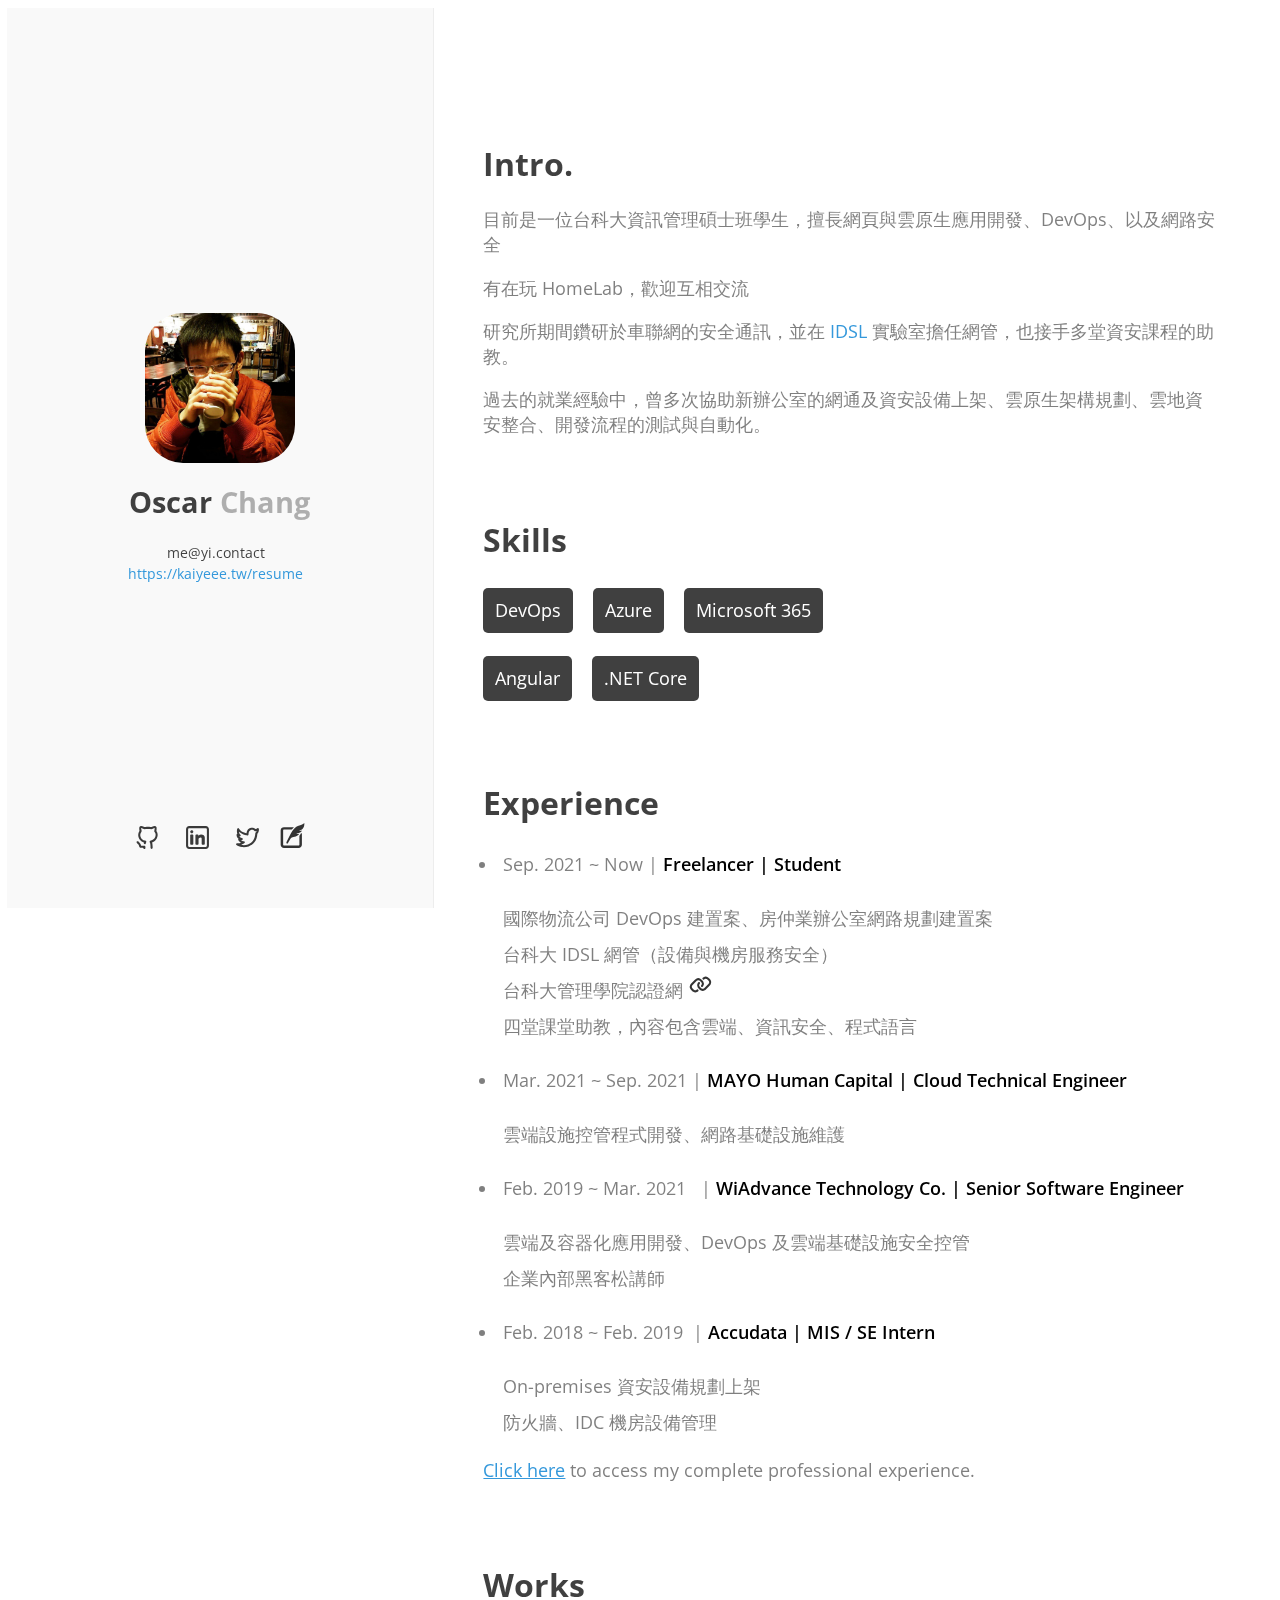
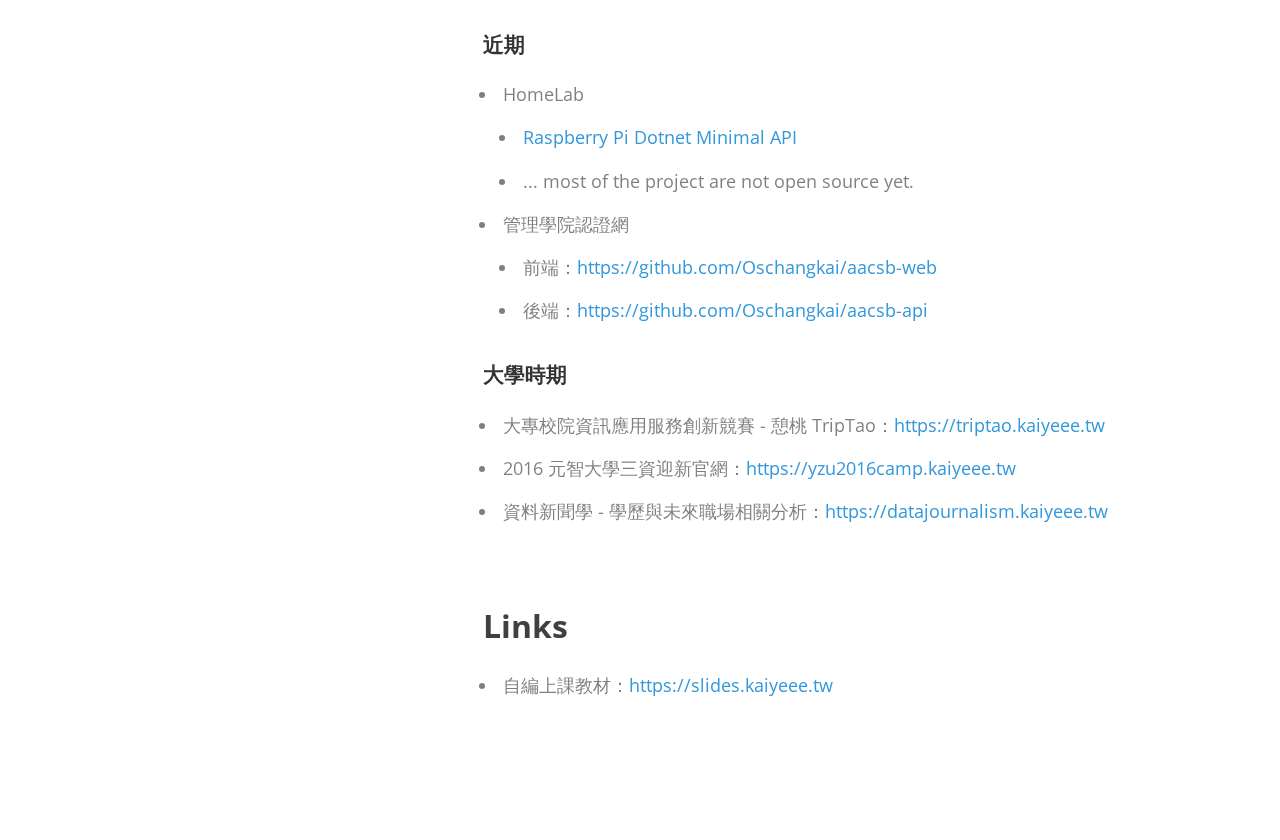
<file: resume/resume.html>
<!DOCTYPE html>
<html>
<head>
  <meta charset="UTF-8">
  <meta name="viewport" content="width=device-width, initial-scale=1.0">
  <title>KaiYi's Resume</title>
  <link href='https://fonts.googleapis.com/css?family=Lora:400,700,400italic|Open+Sans:300,400,500,700|Waiting+for+the+Sunrise|Shadows+Into+Light' rel='stylesheet' type='text/css'>
  <link rel="stylesheet" href="./assets/intro.css">
</head>

<body>
<div class="wrapper clearfix">

  <!-- Left -->
  <div class="left">

    <!-- Personal Info -->
    <div class="name-hero">
      <!-- Avatar -->
      <div class="me-img"></div>

      <!-- Info -->
      <div class="name-text">
        <h1>Oscar <em>Chang</em></h1>
        <p>me@yi.contact</p>
        <p><a href="https://kaiyeee.tw/resume">https://kaiyeee.tw/resume</a></p>
      </div>
    </div>

    <!-- Social Links -->
    <div class="social">
      <a href="https://github.com/oschangkai" target="_blank" rel="nofollow noopener noreferrer">
        <img src="./assets/svg/github-svgrepo-com.svg" class="icon" alt="github">
      </a>&nbsp;&nbsp;&nbsp;
      <a href="https://linkedin.com/in/kaiyeee" target="_blank" rel="nofollow noopener noreferrer">
        <img src="./assets/svg/linkedin-svgrepo-com.svg" class="icon" alt="linkedin">
      </a>&nbsp;&nbsp;&nbsp;
      <a href="https://twitter.com/oschangkai" target="_blank" rel="nofollow noopener noreferrer">
        <img src="./assets/svg/twitter-svgrepo-com.svg" class="icon" alt="twitter">&nbsp;&nbsp;&nbsp;
      <a href="https://blog.kaiyeee.tw" target="_blank" rel="nofollow noopener noreferrer">
        <img src="./assets/svg/blog-writing-svgrepo-com.svg" class="icon" style="margin-bottom: 1.5px;" alt="blog">
      </a>
    </div>
  </div>

  <!-- Right -->
  <div class="right">
    <div class="inner">

      <!-- Page 1 -->
      <div class="page">
        <section id="intro">
          <h1>Intro.</h1>
          <p>目前是一位台科大資訊管理碩士班學生，擅長網頁與雲原生應用開發、DevOps、以及網路安全</p>
          <p>有在玩 HomeLab，歡迎互相交流</p>
          <p>研究所期間鑽研於車聯網的安全通訊，並在 <a href="https://idsl.cs.ntust.edu.tw/">IDSL</a> 實驗室擔任網管，也接手多堂資安課程的助教。</p>
          <p>過去的就業經驗中，曾多次協助新辦公室的網通及資安設備上架、雲原生架構規劃、雲地資安整合、開發流程的測試與自動化。</p>
        </section>

        <section id="skill">
          <h1>Skills</h1>
          <ul class="skill-set">
            <li>DevOps</li>
            <li>Azure</li>
            <li>Microsoft 365</li>
          </ul>
          <ul class="skill-set">
            <li>Angular</li>
            <li>.NET Core</li>
          </ul>
        </section>
      </div>

      <!-- Page 2 -->
      <div class="page">
        <section id="experience">
          <h1>Experience</h1>
          <ul class="experience-set">
            <li>
              Sep. 2021 ~ Now | <em>Freelancer | Student</em>
              <p>
                國際物流公司 DevOps 建置案、房仲業辦公室網路規劃建置案<br>
                台科大 IDSL 網管（設備與機房服務安全）<br>
                台科大管理學院認證網 <a href="#works"><img src="./assets/svg/link-alt-1-svgrepo-com.svg" class="icon" alt="link"></a><br>
                四堂課堂助教，內容包含雲端、資訊安全、程式語言
              </p>
            </li>
            <li>
              Mar. 2021 ~ Sep. 2021 | <em>MAYO Human Capital | Cloud Technical Engineer</em>
              <p>雲端設施控管程式開發、網路基礎設施維護</p>
            </li>
            <li>
              Feb. 2019 ~ Mar. 2021 &nbsp;&nbsp;| <em>WiAdvance Technology Co. | Senior Software Engineer</em>
              <p>雲端及容器化應用開發、DevOps 及雲端基礎設施安全控管<br>企業內部黑客松講師</p>
            </li>
            <li>
              Feb. 2018 ~ Feb. 2019 &nbsp;| <em>Accudata | MIS / SE Intern</em>
              <p>On-premises 資安設備規劃上架<br>防火牆、IDC 機房設備管理</p>
            </li>
          </ul>
          <p><a target="_blank" style="text-decoration: underline;" href="https://kaiyeee.tw/resume/experience.html">Click here</a> to access my complete professional experience.</p>
        </section>
      </div>

      <!-- Page 3 -->
      <div class="page">
        <section id="works">
          <h1>Works</h1>
          <h3>近期</h3>
          <ul class="link-set">
            <li>HomeLab
              <ul>
                <li><a target="_blank" href="https://github.com/Oschangkai/rpi-dotnet-minimal-api">Raspberry Pi Dotnet Minimal API</a></li>
                <li>... most of the project are not open source yet.</li>
              </ul>
            </li>
            <li>管理學院認證網
              <ul>
                <li>前端：<a target="_blank" href="https://github.com/Oschangkai/aacsb-web">https://github.com/Oschangkai/aacsb-web</a></li>
                <li>後端：<a target="_blank" href="https://github.com/Oschangkai/aacsb-api">https://github.com/Oschangkai/aacsb-api</a></li>
              </ul>
            </li>
          </ul>

          <h3>大學時期</h3>
          <ul class="link-set">
            <li>大專校院資訊應用服務創新競賽 - 憩桃 TripTao：<a target="_blank" href="https://triptao.kaiyeee.tw">https://triptao.kaiyeee.tw</a></li>
            <li>2016 元智大學三資迎新官網：<a target="_blank" href="https://yzu2016camp.kaiyeee.tw">https://yzu2016camp.kaiyeee.tw</a></li>
            <li>資料新聞學 - 學歷與未來職場相關分析：<a target="_blank" href="https://datajournalism.kaiyeee.tw/">https://datajournalism.kaiyeee.tw</a></li>
          </ul>
        </section>
      </div>

      <!-- Page 4 -->
      <div class="page">
        <section id="links">
          <h1>Links</h1>
          <ul class="link-set">
            <li>自編上課教材：<a target="_blank" href="https://slides.kaiyeee.tw">https://slides.kaiyeee.tw</a></li>
          </ul>
        </section>
      </div>


      <!-- Page 3 -->
      <!-- <div class="page">
        <section>
          <h1>Expectation</h1>
          <h3>📌 Career Plan on Information Security</h3>
          <ul class="experience-set">
            <li>短期目標：由基礎設施的資安切入，了解硬體設備、叢集 (K8s/Docker)、與虛擬機器安全</li>
            <li>中期目標：結合現有的雲原生開發實務經驗，鑽研 DevSecOps 與容器化應用程式安全</li>
            <li>長期目標：能規劃全方面的資安解決方案並持續深入、擴大領域知識</li>
          </ul>
          <h3>📌 Personal Career Plan</h3>
          <ul class="experience-set">
            <li>Work-Life Balance: 維有按部就班才能做好每一件事。希望職涯過程能保持生活平衡，同時照顧好家人與事業。</li>
            <li>Expanded Network: 持續擴展產業相關訊息、人脈，以在快速變遷的資訊業保持敏銳度。</li>
          </ul>
        </section>

        <section>
          <h1>Personal Interests</h1>
          <ul class="skill-set">
            <li>HomeLab</li>
            <li>Foodie</li>
            <li>Techincal News</li>
          </ul>
        </section>
      </div> -->

    </div>
  </div>
</div>
</body>
</html>
</file>
<file: resume/assets/fonts.css>
@font-face{font-family:gotham ssm a;src:url([data-uri]);font-weight:400;font-style:normal}@font-face{font-family:gotham ssm b;src:url([data-uri]);font-weight:400;font-style:normal}@font-face{font-family:gotham ssm a;src:url([data-uri]);font-weight:500;font-style:normal}@font-face{font-family:gotham ssm b;src:url([data-uri]);font-weight:500;font-style:normal}@font-face{font-family:gotham ssm a;src:url([data-uri]);font-weight:700;font-style:normal}@font-face{font-family:gotham ssm b;src:url([data-uri]);font-weight:700;font-style:normal}
</file>
<file: resume/assets/main-561d483b84966d1d267c4e1dfc5b890534e369e6c88838b1503efdb2cafef80c.css>
@import "https://fonts.googleapis.com/css?family=Open+Sans:400,400i,600,600i";html{font-family:sans-serif;-ms-text-size-adjust:100%;-webkit-text-size-adjust:100%}body{margin:0}article,aside,details,figcaption,figure,footer,header,hgroup,main,menu,nav,section,summary{display:block}audio,canvas,progress,video{display:inline-block;vertical-align:baseline}audio:not([controls]){display:none;height:0}[hidden],template{display:none}a{background-color:transparent}a:active,a:hover{outline:0}abbr[title]{border-bottom:1px dotted}b,strong{font-weight:700}dfn{font-style:italic}h1{font-size:2em;margin:.67em 0}mark{background:#ff0;color:#000}small{font-size:80%}sub,sup{font-size:75%;line-height:0;position:relative;vertical-align:baseline}sup{top:-.5em}sub{bottom:-.25em}img{border:0}svg:not(:root){overflow:hidden}figure{margin:1em 40px}hr{box-sizing:content-box;height:0}pre{overflow:auto}code,kbd,pre,samp{font-family:monospace,monospace;font-size:1em}button,input,optgroup,select,textarea{color:inherit;font:inherit;margin:0}button{overflow:visible}button,select{text-transform:none}button,html input[type=button],input[type=reset],input[type=submit]{-webkit-appearance:button;cursor:pointer}button[disabled],html input[disabled]{cursor:default}button::-moz-focus-inner,input::-moz-focus-inner{border:0;padding:0}input{line-height:normal}input[type=checkbox],input[type=radio]{box-sizing:border-box;padding:0}input[type=number]::-webkit-inner-spin-button,input[type=number]::-webkit-outer-spin-button{height:auto}input[type=search]{-webkit-appearance:textfield;box-sizing:content-box}input[type=search]::-webkit-search-cancel-button,input[type=search]::-webkit-search-decoration{-webkit-appearance:none}fieldset{border:1px solid silver;margin:0 2px;padding:.35em .625em .75em}legend{border:0;padding:0}textarea{overflow:auto}optgroup{font-weight:700}table{border-collapse:collapse;border-spacing:0}td,th{padding:0}*{box-sizing:border-box}*:before,*:after{box-sizing:border-box}html{font-size:10px;-webkit-tap-highlight-color:transparent}body{font-family:gotham ssm a,gotham ssm b,pingfang tc,microsoft jhenghei,pmingliu,sans-serif;font-size:14px;line-height:1.42857143;color:#333;background-color:#fff}input,button,select,textarea{font-family:inherit;font-size:inherit;line-height:inherit}a{color:#13ab67;text-decoration:none}a:hover,a:focus{color:#0b663e;text-decoration:underline}a:focus{outline:thin dotted;outline:5px auto -webkit-focus-ring-color;outline-offset:-2px}figure{margin:0}img{vertical-align:middle}.img-responsive{display:block;max-width:100%;height:auto}.img-rounded{border-radius:3px}.img-thumbnail{padding:4px;line-height:1.42857143;background-color:#fff;border:1px solid #ddd;border-radius:3px;-webkit-transition:all .2s ease-in-out;transition:all .2s ease-in-out;display:inline-block;max-width:100%;height:auto}.img-circle{border-radius:50%}hr{margin-top:20px;margin-bottom:20px;border:0;border-top:1px solid #eee}.sr-only{position:absolute;width:1px;height:1px;margin:-1px;padding:0;overflow:hidden;clip:rect(0,0,0,0);border:0}.sr-only-focusable:active,.sr-only-focusable:focus{position:static;width:auto;height:auto;margin:0;overflow:visible;clip:auto}[role=button]{cursor:pointer}h1,h2,h3,h4,h5,h6,.h1,.h2,.h3,.h4,.h5,.h6{font-family:gotham ssm a,gotham ssm b,pingfang tc,microsoft jhenghei,pmingliu,sans-serif;font-weight:500;line-height:1.1;color:inherit}h1 small,h1 .small,h2 small,h2 .small,h3 small,h3 .small,h4 small,h4 .small,h5 small,h5 .small,h6 small,h6 .small,.h1 small,.h1 .small,.h2 small,.h2 .small,.h3 small,.h3 .small,.h4 small,.h4 .small,.h5 small,.h5 .small,.h6 small,.h6 .small{font-weight:400;line-height:1;color:#777}h1,.h1,h2,.h2,h3,.h3{margin-top:20px;margin-bottom:10px}h1 small,h1 .small,.h1 small,.h1 .small,h2 small,h2 .small,.h2 small,.h2 .small,h3 small,h3 .small,.h3 small,.h3 .small{font-size:65%}h4,.h4,h5,.h5,h6,.h6{margin-top:10px;margin-bottom:10px}h4 small,h4 .small,.h4 small,.h4 .small,h5 small,h5 .small,.h5 small,.h5 .small,h6 small,h6 .small,.h6 small,.h6 .small{font-size:75%}h1,.h1{font-size:36px}h2,.h2{font-size:30px}h3,.h3{font-size:24px}h4,.h4{font-size:18px}h5,.h5{font-size:14px}h6,.h6{font-size:12px}p{margin:0 0 10px}.lead{margin-bottom:20px;font-size:16px;font-weight:300;line-height:1.4}@media(min-width:768px){.lead{font-size:21px}}small,.small{font-size:85%}mark,.mark{background-color:#fcf8e3;padding:.2em}.text-left{text-align:left}.text-right{text-align:right}.text-center{text-align:center}.text-justify{text-align:justify}.text-nowrap{white-space:nowrap}.text-lowercase{text-transform:lowercase}.text-uppercase,.initialism{text-transform:uppercase}.text-capitalize{text-transform:capitalize}.text-muted{color:#777}.text-primary{color:#337ab7}a.text-primary:hover,a.text-primary:focus{color:#286090}.text-success{color:#3c763d}a.text-success:hover,a.text-success:focus{color:#2b542c}.text-info{color:#31708f}a.text-info:hover,a.text-info:focus{color:#245269}.text-warning{color:#8a6d3b}a.text-warning:hover,a.text-warning:focus{color:#66512c}.text-danger{color:#a94442}a.text-danger:hover,a.text-danger:focus{color:#843534}.bg-primary{color:#fff}.bg-primary{background-color:#337ab7}a.bg-primary:hover,a.bg-primary:focus{background-color:#286090}.bg-success{background-color:#dff0d8}a.bg-success:hover,a.bg-success:focus{background-color:#c1e2b3}.bg-info{background-color:#d9edf7}a.bg-info:hover,a.bg-info:focus{background-color:#afd9ee}.bg-warning{background-color:#fcf8e3}a.bg-warning:hover,a.bg-warning:focus{background-color:#f7ecb5}.bg-danger{background-color:#f2dede}a.bg-danger:hover,a.bg-danger:focus{background-color:#e4b9b9}.page-header{padding-bottom:9px;margin:40px 0 20px;border-bottom:1px solid #eee}ul,ol{margin-top:0;margin-bottom:10px}ul ul,ul ol,ol ul,ol ol{margin-bottom:0}.list-unstyled{padding-left:0;list-style:none}.list-inline{padding-left:0;list-style:none;margin-left:-5px}.list-inline>li{display:inline-block;padding-left:5px;padding-right:5px}dl{margin-top:0;margin-bottom:20px}dt,dd{line-height:1.42857143}dt{font-weight:700}dd{margin-left:0}.dl-horizontal dd:before,.dl-horizontal dd:after{content:" ";display:table}.dl-horizontal dd:after{clear:both}@media(min-width:768px){.dl-horizontal dt{float:left;width:160px;clear:left;text-align:right;overflow:hidden;text-overflow:ellipsis;white-space:nowrap}.dl-horizontal dd{margin-left:180px}}abbr[title],abbr[data-original-title]{cursor:help;border-bottom:1px dotted #777}.initialism{font-size:90%}blockquote{padding:10px 20px;margin:0 0 20px;font-size:17.5px;border-left:5px solid #eee}blockquote p:last-child,blockquote ul:last-child,blockquote ol:last-child{margin-bottom:0}blockquote footer,blockquote small,blockquote .small{display:block;font-size:80%;line-height:1.42857143;color:#777}blockquote footer:before,blockquote small:before,blockquote .small:before{content:'\2014 \00A0'}.blockquote-reverse,blockquote.pull-right{padding-right:15px;padding-left:0;border-right:5px solid #eee;border-left:0;text-align:right}.blockquote-reverse footer:before,.blockquote-reverse small:before,.blockquote-reverse .small:before,blockquote.pull-right footer:before,blockquote.pull-right small:before,blockquote.pull-right .small:before{content:''}.blockquote-reverse footer:after,.blockquote-reverse small:after,.blockquote-reverse .small:after,blockquote.pull-right footer:after,blockquote.pull-right small:after,blockquote.pull-right .small:after{content:'\00A0 \2014'}address{margin-bottom:20px;font-style:normal;line-height:1.42857143}code,kbd,pre,samp{font-family:Menlo,Monaco,Consolas,courier new,monospace}code{padding:2px 4px;font-size:90%;color:#c7254e;background-color:#f9f2f4;border-radius:3px}kbd{padding:2px 4px;font-size:90%;color:#fff;background-color:#333;border-radius:2px;box-shadow:inset 0 -1px 0 rgba(0,0,0,.25)}kbd kbd{padding:0;font-size:100%;font-weight:700;box-shadow:none}pre{display:block;padding:9.5px;margin:0 0 10px;font-size:13px;line-height:1.42857143;word-break:break-all;word-wrap:break-word;color:#333;background-color:#f5f5f5;border:1px solid #ccc;border-radius:3px}pre code{padding:0;font-size:inherit;color:inherit;white-space:pre-wrap;background-color:transparent;border-radius:0}.pre-scrollable{max-height:340px;overflow-y:scroll}.container{margin-right:auto;margin-left:auto;padding-left:15px;padding-right:15px}.container:before,.container:after{content:" ";display:table}.container:after{clear:both}@media(min-width:768px){.container{width:750px}}@media(min-width:992px){.container{width:970px}}@media(min-width:1200px){.container{width:1170px}}.container-fluid{margin-right:auto;margin-left:auto;padding-left:15px;padding-right:15px}.container-fluid:before,.container-fluid:after{content:" ";display:table}.container-fluid:after{clear:both}.row{margin-left:-15px;margin-right:-15px}.row:before,.row:after{content:" ";display:table}.row:after{clear:both}.col-xs-1,.col-sm-1,.col-md-1,.col-lg-1,.col-xs-2,.col-sm-2,.col-md-2,.col-lg-2,.col-xs-3,.col-sm-3,.col-md-3,.col-lg-3,.col-xs-4,.col-sm-4,.col-md-4,.col-lg-4,.col-xs-5,.col-sm-5,.col-md-5,.col-lg-5,.col-xs-6,.col-sm-6,.col-md-6,.col-lg-6,.col-xs-7,.col-sm-7,.col-md-7,.col-lg-7,.col-xs-8,.col-sm-8,.col-md-8,.col-lg-8,.col-xs-9,.col-sm-9,.col-md-9,.col-lg-9,.col-xs-10,.col-sm-10,.col-md-10,.col-lg-10,.col-xs-11,.col-sm-11,.col-md-11,.col-lg-11,.col-xs-12,.col-sm-12,.col-md-12,.col-lg-12{position:relative;min-height:1px;padding-left:15px;padding-right:15px}.col-xs-1,.col-xs-2,.col-xs-3,.col-xs-4,.col-xs-5,.col-xs-6,.col-xs-7,.col-xs-8,.col-xs-9,.col-xs-10,.col-xs-11,.col-xs-12{float:left}.col-xs-1{width:8.33333333%}.col-xs-2{width:16.66666667%}.col-xs-3{width:25%}.col-xs-4{width:33.33333333%}.col-xs-5{width:41.66666667%}.col-xs-6{width:50%}.col-xs-7{width:58.33333333%}.col-xs-8{width:66.66666667%}.col-xs-9{width:75%}.col-xs-10{width:83.33333333%}.col-xs-11{width:91.66666667%}.col-xs-12{width:100%}.col-xs-pull-0{right:auto}.col-xs-pull-1{right:8.33333333%}.col-xs-pull-2{right:16.66666667%}.col-xs-pull-3{right:25%}.col-xs-pull-4{right:33.33333333%}.col-xs-pull-5{right:41.66666667%}.col-xs-pull-6{right:50%}.col-xs-pull-7{right:58.33333333%}.col-xs-pull-8{right:66.66666667%}.col-xs-pull-9{right:75%}.col-xs-pull-10{right:83.33333333%}.col-xs-pull-11{right:91.66666667%}.col-xs-pull-12{right:100%}.col-xs-push-0{left:auto}.col-xs-push-1{left:8.33333333%}.col-xs-push-2{left:16.66666667%}.col-xs-push-3{left:25%}.col-xs-push-4{left:33.33333333%}.col-xs-push-5{left:41.66666667%}.col-xs-push-6{left:50%}.col-xs-push-7{left:58.33333333%}.col-xs-push-8{left:66.66666667%}.col-xs-push-9{left:75%}.col-xs-push-10{left:83.33333333%}.col-xs-push-11{left:91.66666667%}.col-xs-push-12{left:100%}.col-xs-offset-0{margin-left:0%}.col-xs-offset-1{margin-left:8.33333333%}.col-xs-offset-2{margin-left:16.66666667%}.col-xs-offset-3{margin-left:25%}.col-xs-offset-4{margin-left:33.33333333%}.col-xs-offset-5{margin-left:41.66666667%}.col-xs-offset-6{margin-left:50%}.col-xs-offset-7{margin-left:58.33333333%}.col-xs-offset-8{margin-left:66.66666667%}.col-xs-offset-9{margin-left:75%}.col-xs-offset-10{margin-left:83.33333333%}.col-xs-offset-11{margin-left:91.66666667%}.col-xs-offset-12{margin-left:100%}@media(min-width:768px){.col-sm-1,.col-sm-2,.col-sm-3,.col-sm-4,.col-sm-5,.col-sm-6,.col-sm-7,.col-sm-8,.col-sm-9,.col-sm-10,.col-sm-11,.col-sm-12{float:left}.col-sm-1{width:8.33333333%}.col-sm-2{width:16.66666667%}.col-sm-3{width:25%}.col-sm-4{width:33.33333333%}.col-sm-5{width:41.66666667%}.col-sm-6{width:50%}.col-sm-7{width:58.33333333%}.col-sm-8{width:66.66666667%}.col-sm-9{width:75%}.col-sm-10{width:83.33333333%}.col-sm-11{width:91.66666667%}.col-sm-12{width:100%}.col-sm-pull-0{right:auto}.col-sm-pull-1{right:8.33333333%}.col-sm-pull-2{right:16.66666667%}.col-sm-pull-3{right:25%}.col-sm-pull-4{right:33.33333333%}.col-sm-pull-5{right:41.66666667%}.col-sm-pull-6{right:50%}.col-sm-pull-7{right:58.33333333%}.col-sm-pull-8{right:66.66666667%}.col-sm-pull-9{right:75%}.col-sm-pull-10{right:83.33333333%}.col-sm-pull-11{right:91.66666667%}.col-sm-pull-12{right:100%}.col-sm-push-0{left:auto}.col-sm-push-1{left:8.33333333%}.col-sm-push-2{left:16.66666667%}.col-sm-push-3{left:25%}.col-sm-push-4{left:33.33333333%}.col-sm-push-5{left:41.66666667%}.col-sm-push-6{left:50%}.col-sm-push-7{left:58.33333333%}.col-sm-push-8{left:66.66666667%}.col-sm-push-9{left:75%}.col-sm-push-10{left:83.33333333%}.col-sm-push-11{left:91.66666667%}.col-sm-push-12{left:100%}.col-sm-offset-0{margin-left:0%}.col-sm-offset-1{margin-left:8.33333333%}.col-sm-offset-2{margin-left:16.66666667%}.col-sm-offset-3{margin-left:25%}.col-sm-offset-4{margin-left:33.33333333%}.col-sm-offset-5{margin-left:41.66666667%}.col-sm-offset-6{margin-left:50%}.col-sm-offset-7{margin-left:58.33333333%}.col-sm-offset-8{margin-left:66.66666667%}.col-sm-offset-9{margin-left:75%}.col-sm-offset-10{margin-left:83.33333333%}.col-sm-offset-11{margin-left:91.66666667%}.col-sm-offset-12{margin-left:100%}}@media(min-width:992px){.col-md-1,.col-md-2,.col-md-3,.col-md-4,.col-md-5,.col-md-6,.col-md-7,.col-md-8,.col-md-9,.col-md-10,.col-md-11,.col-md-12{float:left}.col-md-1{width:8.33333333%}.col-md-2{width:16.66666667%}.col-md-3{width:25%}.col-md-4{width:33.33333333%}.col-md-5{width:41.66666667%}.col-md-6{width:50%}.col-md-7{width:58.33333333%}.col-md-8{width:66.66666667%}.col-md-9{width:75%}.col-md-10{width:83.33333333%}.col-md-11{width:91.66666667%}.col-md-12{width:100%}.col-md-pull-0{right:auto}.col-md-pull-1{right:8.33333333%}.col-md-pull-2{right:16.66666667%}.col-md-pull-3{right:25%}.col-md-pull-4{right:33.33333333%}.col-md-pull-5{right:41.66666667%}.col-md-pull-6{right:50%}.col-md-pull-7{right:58.33333333%}.col-md-pull-8{right:66.66666667%}.col-md-pull-9{right:75%}.col-md-pull-10{right:83.33333333%}.col-md-pull-11{right:91.66666667%}.col-md-pull-12{right:100%}.col-md-push-0{left:auto}.col-md-push-1{left:8.33333333%}.col-md-push-2{left:16.66666667%}.col-md-push-3{left:25%}.col-md-push-4{left:33.33333333%}.col-md-push-5{left:41.66666667%}.col-md-push-6{left:50%}.col-md-push-7{left:58.33333333%}.col-md-push-8{left:66.66666667%}.col-md-push-9{left:75%}.col-md-push-10{left:83.33333333%}.col-md-push-11{left:91.66666667%}.col-md-push-12{left:100%}.col-md-offset-0{margin-left:0%}.col-md-offset-1{margin-left:8.33333333%}.col-md-offset-2{margin-left:16.66666667%}.col-md-offset-3{margin-left:25%}.col-md-offset-4{margin-left:33.33333333%}.col-md-offset-5{margin-left:41.66666667%}.col-md-offset-6{margin-left:50%}.col-md-offset-7{margin-left:58.33333333%}.col-md-offset-8{margin-left:66.66666667%}.col-md-offset-9{margin-left:75%}.col-md-offset-10{margin-left:83.33333333%}.col-md-offset-11{margin-left:91.66666667%}.col-md-offset-12{margin-left:100%}}@media(min-width:1200px){.col-lg-1,.col-lg-2,.col-lg-3,.col-lg-4,.col-lg-5,.col-lg-6,.col-lg-7,.col-lg-8,.col-lg-9,.col-lg-10,.col-lg-11,.col-lg-12{float:left}.col-lg-1{width:8.33333333%}.col-lg-2{width:16.66666667%}.col-lg-3{width:25%}.col-lg-4{width:33.33333333%}.col-lg-5{width:41.66666667%}.col-lg-6{width:50%}.col-lg-7{width:58.33333333%}.col-lg-8{width:66.66666667%}.col-lg-9{width:75%}.col-lg-10{width:83.33333333%}.col-lg-11{width:91.66666667%}.col-lg-12{width:100%}.col-lg-pull-0{right:auto}.col-lg-pull-1{right:8.33333333%}.col-lg-pull-2{right:16.66666667%}.col-lg-pull-3{right:25%}.col-lg-pull-4{right:33.33333333%}.col-lg-pull-5{right:41.66666667%}.col-lg-pull-6{right:50%}.col-lg-pull-7{right:58.33333333%}.col-lg-pull-8{right:66.66666667%}.col-lg-pull-9{right:75%}.col-lg-pull-10{right:83.33333333%}.col-lg-pull-11{right:91.66666667%}.col-lg-pull-12{right:100%}.col-lg-push-0{left:auto}.col-lg-push-1{left:8.33333333%}.col-lg-push-2{left:16.66666667%}.col-lg-push-3{left:25%}.col-lg-push-4{left:33.33333333%}.col-lg-push-5{left:41.66666667%}.col-lg-push-6{left:50%}.col-lg-push-7{left:58.33333333%}.col-lg-push-8{left:66.66666667%}.col-lg-push-9{left:75%}.col-lg-push-10{left:83.33333333%}.col-lg-push-11{left:91.66666667%}.col-lg-push-12{left:100%}.col-lg-offset-0{margin-left:0%}.col-lg-offset-1{margin-left:8.33333333%}.col-lg-offset-2{margin-left:16.66666667%}.col-lg-offset-3{margin-left:25%}.col-lg-offset-4{margin-left:33.33333333%}.col-lg-offset-5{margin-left:41.66666667%}.col-lg-offset-6{margin-left:50%}.col-lg-offset-7{margin-left:58.33333333%}.col-lg-offset-8{margin-left:66.66666667%}.col-lg-offset-9{margin-left:75%}.col-lg-offset-10{margin-left:83.33333333%}.col-lg-offset-11{margin-left:91.66666667%}.col-lg-offset-12{margin-left:100%}}.btn{display:inline-block;margin-bottom:0;font-weight:400;text-align:center;vertical-align:middle;-ms-touch-action:manipulation;touch-action:manipulation;cursor:pointer;background-image:none;border:1px solid transparent;white-space:nowrap;padding:6px 12px;font-size:14px;line-height:1.42857143;border-radius:3px;-webkit-user-select:none;-moz-user-select:none;-ms-user-select:none;user-select:none}.btn:focus,.btn.focus,.btn:active:focus,.btn:active.focus,.btn.active:focus,.btn.active.focus{outline:thin dotted;outline:5px auto -webkit-focus-ring-color;outline-offset:-2px}.btn:hover,.btn:focus,.btn.focus{color:#333;text-decoration:none}.btn:active,.btn.active{outline:0;background-image:none;box-shadow:inset 0 3px 5px rgba(0,0,0,.125)}.btn.disabled,.btn[disabled],fieldset[disabled] .btn{cursor:not-allowed;opacity:.65;filter:alpha(opacity=65);box-shadow:none}a.btn.disabled,fieldset[disabled] a.btn{pointer-events:none}.btn-default{color:#333;background-color:#e8e8e8;border-color:#e8e8e8}.btn-default:focus,.btn-default.focus{color:#333;background-color:#cfcfcf;border-color:#a8a8a8}.btn-default:hover{color:#333;background-color:#cfcfcf;border-color:#c9c9c9}.btn-default:active,.btn-default.active,.open>.btn-default.dropdown-toggle{color:#333;background-color:#cfcfcf;border-color:#c9c9c9}.btn-default:active:hover,.btn-default:active:focus,.btn-default:active.focus,.btn-default.active:hover,.btn-default.active:focus,.btn-default.active.focus,.open>.btn-default.dropdown-toggle:hover,.open>.btn-default.dropdown-toggle:focus,.open>.btn-default.dropdown-toggle.focus{color:#333;background-color:#bdbdbd;border-color:#a8a8a8}.btn-default:active,.btn-default.active,.open>.btn-default.dropdown-toggle{background-image:none}.btn-default.disabled:hover,.btn-default.disabled:focus,.btn-default.disabled.focus,.btn-default[disabled]:hover,.btn-default[disabled]:focus,.btn-default[disabled].focus,fieldset[disabled] .btn-default:hover,fieldset[disabled] .btn-default:focus,fieldset[disabled] .btn-default.focus{background-color:#e8e8e8;border-color:#e8e8e8}.btn-default .badge{color:#e8e8e8;background-color:#333}.btn-primary{color:#fff;background-color:#337ab7;border-color:#2e6da4}.btn-primary:focus,.btn-primary.focus{color:#fff;background-color:#286090;border-color:#122b40}.btn-primary:hover{color:#fff;background-color:#286090;border-color:#204d74}.btn-primary:active,.btn-primary.active,.open>.btn-primary.dropdown-toggle{color:#fff;background-color:#286090;border-color:#204d74}.btn-primary:active:hover,.btn-primary:active:focus,.btn-primary:active.focus,.btn-primary.active:hover,.btn-primary.active:focus,.btn-primary.active.focus,.open>.btn-primary.dropdown-toggle:hover,.open>.btn-primary.dropdown-toggle:focus,.open>.btn-primary.dropdown-toggle.focus{color:#fff;background-color:#204d74;border-color:#122b40}.btn-primary:active,.btn-primary.active,.open>.btn-primary.dropdown-toggle{background-image:none}.btn-primary.disabled:hover,.btn-primary.disabled:focus,.btn-primary.disabled.focus,.btn-primary[disabled]:hover,.btn-primary[disabled]:focus,.btn-primary[disabled].focus,fieldset[disabled] .btn-primary:hover,fieldset[disabled] .btn-primary:focus,fieldset[disabled] .btn-primary.focus{background-color:#337ab7;border-color:#2e6da4}.btn-primary .badge{color:#337ab7;background-color:#fff}.btn-success{color:#fff;background-color:#13ab67;border-color:#13ab67}.btn-success:focus,.btn-success.focus{color:#fff;background-color:#0e7d4b;border-color:#063822}.btn-success:hover{color:#fff;background-color:#0e7d4b;border-color:#0d7446}.btn-success:active,.btn-success.active,.open>.btn-success.dropdown-toggle{color:#fff;background-color:#0e7d4b;border-color:#0d7446}.btn-success:active:hover,.btn-success:active:focus,.btn-success:active.focus,.btn-success.active:hover,.btn-success.active:focus,.btn-success.active.focus,.open>.btn-success.dropdown-toggle:hover,.open>.btn-success.dropdown-toggle:focus,.open>.btn-success.dropdown-toggle.focus{color:#fff;background-color:#0a5d38;border-color:#063822}.btn-success:active,.btn-success.active,.open>.btn-success.dropdown-toggle{background-image:none}.btn-success.disabled:hover,.btn-success.disabled:focus,.btn-success.disabled.focus,.btn-success[disabled]:hover,.btn-success[disabled]:focus,.btn-success[disabled].focus,fieldset[disabled] .btn-success:hover,fieldset[disabled] .btn-success:focus,fieldset[disabled] .btn-success.focus{background-color:#13ab67;border-color:#13ab67}.btn-success .badge{color:#13ab67;background-color:#fff}.btn-info{color:#fff;background-color:#25ced1;border-color:#25ced1}.btn-info:focus,.btn-info.focus{color:#fff;background-color:#1da3a6;border-color:#126365}.btn-info:hover{color:#fff;background-color:#1da3a6;border-color:#1c9b9d}.btn-info:active,.btn-info.active,.open>.btn-info.dropdown-toggle{color:#fff;background-color:#1da3a6;border-color:#1c9b9d}.btn-info:active:hover,.btn-info:active:focus,.btn-info:active.focus,.btn-info.active:hover,.btn-info.active:focus,.btn-info.active.focus,.open>.btn-info.dropdown-toggle:hover,.open>.btn-info.dropdown-toggle:focus,.open>.btn-info.dropdown-toggle.focus{color:#fff;background-color:#188587;border-color:#126365}.btn-info:active,.btn-info.active,.open>.btn-info.dropdown-toggle{background-image:none}.btn-info.disabled:hover,.btn-info.disabled:focus,.btn-info.disabled.focus,.btn-info[disabled]:hover,.btn-info[disabled]:focus,.btn-info[disabled].focus,fieldset[disabled] .btn-info:hover,fieldset[disabled] .btn-info:focus,fieldset[disabled] .btn-info.focus{background-color:#25ced1;border-color:#25ced1}.btn-info .badge{color:#25ced1;background-color:#fff}.btn-warning{color:#fff;background-color:#f0ad4e;border-color:#eea236}.btn-warning:focus,.btn-warning.focus{color:#fff;background-color:#ec971f;border-color:#985f0d}.btn-warning:hover{color:#fff;background-color:#ec971f;border-color:#d58512}.btn-warning:active,.btn-warning.active,.open>.btn-warning.dropdown-toggle{color:#fff;background-color:#ec971f;border-color:#d58512}.btn-warning:active:hover,.btn-warning:active:focus,.btn-warning:active.focus,.btn-warning.active:hover,.btn-warning.active:focus,.btn-warning.active.focus,.open>.btn-warning.dropdown-toggle:hover,.open>.btn-warning.dropdown-toggle:focus,.open>.btn-warning.dropdown-toggle.focus{color:#fff;background-color:#d58512;border-color:#985f0d}.btn-warning:active,.btn-warning.active,.open>.btn-warning.dropdown-toggle{background-image:none}.btn-warning.disabled:hover,.btn-warning.disabled:focus,.btn-warning.disabled.focus,.btn-warning[disabled]:hover,.btn-warning[disabled]:focus,.btn-warning[disabled].focus,fieldset[disabled] .btn-warning:hover,fieldset[disabled] .btn-warning:focus,fieldset[disabled] .btn-warning.focus{background-color:#f0ad4e;border-color:#eea236}.btn-warning .badge{color:#f0ad4e;background-color:#fff}.btn-danger{color:#fff;background-color:#d9534f;border-color:#d43f3a}.btn-danger:focus,.btn-danger.focus{color:#fff;background-color:#c9302c;border-color:#761c19}.btn-danger:hover{color:#fff;background-color:#c9302c;border-color:#ac2925}.btn-danger:active,.btn-danger.active,.open>.btn-danger.dropdown-toggle{color:#fff;background-color:#c9302c;border-color:#ac2925}.btn-danger:active:hover,.btn-danger:active:focus,.btn-danger:active.focus,.btn-danger.active:hover,.btn-danger.active:focus,.btn-danger.active.focus,.open>.btn-danger.dropdown-toggle:hover,.open>.btn-danger.dropdown-toggle:focus,.open>.btn-danger.dropdown-toggle.focus{color:#fff;background-color:#ac2925;border-color:#761c19}.btn-danger:active,.btn-danger.active,.open>.btn-danger.dropdown-toggle{background-image:none}.btn-danger.disabled:hover,.btn-danger.disabled:focus,.btn-danger.disabled.focus,.btn-danger[disabled]:hover,.btn-danger[disabled]:focus,.btn-danger[disabled].focus,fieldset[disabled] .btn-danger:hover,fieldset[disabled] .btn-danger:focus,fieldset[disabled] .btn-danger.focus{background-color:#d9534f;border-color:#d43f3a}.btn-danger .badge{color:#d9534f;background-color:#fff}.btn-link{color:#13ab67;font-weight:400;border-radius:0}.btn-link,.btn-link:active,.btn-link.active,.btn-link[disabled],fieldset[disabled] .btn-link{background-color:transparent;box-shadow:none}.btn-link,.btn-link:hover,.btn-link:focus,.btn-link:active{border-color:transparent}.btn-link:hover,.btn-link:focus{color:#0b663e;text-decoration:underline;background-color:transparent}.btn-link[disabled]:hover,.btn-link[disabled]:focus,fieldset[disabled] .btn-link:hover,fieldset[disabled] .btn-link:focus{color:#777;text-decoration:none}.btn-lg,.btn-group-lg>.btn{padding:10px 16px;font-size:18px;line-height:1.3333333;border-radius:3px}.btn-sm,.btn-group-sm>.btn{padding:5px 10px;font-size:12px;line-height:1.5;border-radius:2px}.btn-xs,.btn-group-xs>.btn{padding:1px 5px;font-size:12px;line-height:1.5;border-radius:2px}.btn-block{display:block;width:100%}.btn-block+.btn-block{margin-top:5px}input[type=submit].btn-block,input[type=reset].btn-block,input[type=button].btn-block{width:100%}fieldset{padding:0;margin:0;border:0;min-width:0}legend{display:block;width:100%;padding:0;margin-bottom:20px;font-size:21px;line-height:inherit;color:#333;border:0;border-bottom:1px solid #e5e5e5}label{display:inline-block;max-width:100%;margin-bottom:5px;font-weight:700}input[type=search]{box-sizing:border-box}input[type=radio],input[type=checkbox]{margin:4px 0 0;margin-top:1px \9;line-height:normal}input[type=file]{display:block}input[type=range]{display:block;width:100%}select[multiple],select[size]{height:auto}input[type=file]:focus,input[type=radio]:focus,input[type=checkbox]:focus{outline:thin dotted;outline:5px auto -webkit-focus-ring-color;outline-offset:-2px}output{display:block;padding-top:7px;font-size:14px;line-height:1.42857143;color:#555}.form-control{display:block;width:100%;height:34px;padding:6px 12px;font-size:14px;line-height:1.42857143;color:#555;background-color:#fff;background-image:none;border:1px solid #ccc;border-radius:3px;box-shadow:inset 0 1px 1px rgba(0,0,0,.075);-webkit-transition:border-color ease-in-out .15s,box-shadow ease-in-out .15s;transition:border-color ease-in-out .15s,box-shadow ease-in-out .15s}.form-control:focus{border-color:#13ab67;outline:0;box-shadow:inset 0 1px 1px rgba(0,0,0,.075),0 0 8px rgba(19,171,103,.6)}.form-control::-moz-placeholder{color:#999;opacity:1}.form-control:-ms-input-placeholder{color:#999}.form-control::-webkit-input-placeholder{color:#999}.form-control::-ms-expand{border:0;background-color:transparent}.form-control[disabled],.form-control[readonly],fieldset[disabled] .form-control{background-color:#eee;opacity:1}.form-control[disabled],fieldset[disabled] .form-control{cursor:not-allowed}textarea.form-control{height:auto}input[type=search]{-webkit-appearance:none}@media screen and (-webkit-min-device-pixel-ratio:0){input[type=date].form-control,input[type=time].form-control,input[type=datetime-local].form-control,input[type=month].form-control{line-height:34px}input[type=date].input-sm,.input-group-sm input[type=date],input[type=time].input-sm,.input-group-sm input[type=time],input[type=datetime-local].input-sm,.input-group-sm input[type=datetime-local],input[type=month].input-sm,.input-group-sm input[type=month]{line-height:30px}input[type=date].input-lg,.input-group-lg input[type=date],input[type=time].input-lg,.input-group-lg input[type=time],input[type=datetime-local].input-lg,.input-group-lg input[type=datetime-local],input[type=month].input-lg,.input-group-lg input[type=month]{line-height:46px}}.form-group{margin-bottom:15px}.radio,.checkbox{position:relative;display:block;margin-top:10px;margin-bottom:10px}.radio label,.checkbox label{min-height:20px;padding-left:20px;margin-bottom:0;font-weight:400;cursor:pointer}.radio input[type=radio],.radio-inline input[type=radio],.checkbox input[type=checkbox],.checkbox-inline input[type=checkbox]{position:absolute;margin-left:-20px;margin-top:4px \9}.radio+.radio,.checkbox+.checkbox{margin-top:-5px}.radio-inline,.checkbox-inline{position:relative;display:inline-block;padding-left:20px;margin-bottom:0;vertical-align:middle;font-weight:400;cursor:pointer}.radio-inline+.radio-inline,.checkbox-inline+.checkbox-inline{margin-top:0;margin-left:10px}input[type=radio][disabled],input[type=radio].disabled,fieldset[disabled] input[type=radio],input[type=checkbox][disabled],input[type=checkbox].disabled,fieldset[disabled] input[type=checkbox]{cursor:not-allowed}.radio-inline.disabled,fieldset[disabled] .radio-inline,.checkbox-inline.disabled,fieldset[disabled] .checkbox-inline{cursor:not-allowed}.radio.disabled label,fieldset[disabled] .radio label,.checkbox.disabled label,fieldset[disabled] .checkbox label{cursor:not-allowed}.form-control-static{padding-top:7px;padding-bottom:7px;margin-bottom:0;min-height:34px}.form-control-static.input-lg,.form-control-static.input-sm{padding-left:0;padding-right:0}.input-sm{height:30px;padding:5px 10px;font-size:12px;line-height:1.5;border-radius:2px}select.input-sm{height:30px;line-height:30px}textarea.input-sm,select[multiple].input-sm{height:auto}.form-group-sm .form-control{height:30px;padding:5px 10px;font-size:12px;line-height:1.5;border-radius:2px}.form-group-sm select.form-control{height:30px;line-height:30px}.form-group-sm textarea.form-control,.form-group-sm select[multiple].form-control{height:auto}.form-group-sm .form-control-static{height:30px;min-height:32px;padding:6px 10px;font-size:12px;line-height:1.5}.input-lg{height:46px;padding:10px 16px;font-size:18px;line-height:1.3333333;border-radius:3px}select.input-lg{height:46px;line-height:46px}textarea.input-lg,select[multiple].input-lg{height:auto}.form-group-lg .form-control{height:46px;padding:10px 16px;font-size:18px;line-height:1.3333333;border-radius:3px}.form-group-lg select.form-control{height:46px;line-height:46px}.form-group-lg textarea.form-control,.form-group-lg select[multiple].form-control{height:auto}.form-group-lg .form-control-static{height:46px;min-height:38px;padding:11px 16px;font-size:18px;line-height:1.3333333}.has-feedback{position:relative}.has-feedback .form-control{padding-right:42.5px}.form-control-feedback{position:absolute;top:0;right:0;z-index:2;display:block;width:34px;height:34px;line-height:34px;text-align:center;pointer-events:none}.input-lg+.form-control-feedback,.input-group-lg+.form-control-feedback,.form-group-lg .form-control+.form-control-feedback{width:46px;height:46px;line-height:46px}.input-sm+.form-control-feedback,.input-group-sm+.form-control-feedback,.form-group-sm .form-control+.form-control-feedback{width:30px;height:30px;line-height:30px}.has-success .help-block,.has-success .control-label,.has-success .radio,.has-success .checkbox,.has-success .radio-inline,.has-success .checkbox-inline,.has-success.radio label,.has-success.checkbox label,.has-success.radio-inline label,.has-success.checkbox-inline label{color:#3c763d}.has-success .form-control{border-color:#3c763d;box-shadow:inset 0 1px 1px rgba(0,0,0,.075)}.has-success .form-control:focus{border-color:#2b542c;box-shadow:inset 0 1px 1px rgba(0,0,0,.075),0 0 6px #67b168}.has-success .input-group-addon{color:#3c763d;border-color:#3c763d;background-color:#dff0d8}.has-success .form-control-feedback{color:#3c763d}.has-warning .help-block,.has-warning .control-label,.has-warning .radio,.has-warning .checkbox,.has-warning .radio-inline,.has-warning .checkbox-inline,.has-warning.radio label,.has-warning.checkbox label,.has-warning.radio-inline label,.has-warning.checkbox-inline label{color:#8a6d3b}.has-warning .form-control{border-color:#8a6d3b;box-shadow:inset 0 1px 1px rgba(0,0,0,.075)}.has-warning .form-control:focus{border-color:#66512c;box-shadow:inset 0 1px 1px rgba(0,0,0,.075),0 0 6px #c0a16b}.has-warning .input-group-addon{color:#8a6d3b;border-color:#8a6d3b;background-color:#fcf8e3}.has-warning .form-control-feedback{color:#8a6d3b}.has-error .help-block,.has-error .control-label,.has-error .radio,.has-error .checkbox,.has-error .radio-inline,.has-error .checkbox-inline,.has-error.radio label,.has-error.checkbox label,.has-error.radio-inline label,.has-error.checkbox-inline label{color:#a94442}.has-error .form-control{border-color:#a94442;box-shadow:inset 0 1px 1px rgba(0,0,0,.075)}.has-error .form-control:focus{border-color:#843534;box-shadow:inset 0 1px 1px rgba(0,0,0,.075),0 0 6px #ce8483}.has-error .input-group-addon{color:#a94442;border-color:#a94442;background-color:#f2dede}.has-error .form-control-feedback{color:#a94442}.has-feedback label~.form-control-feedback{top:25px}.has-feedback label.sr-only~.form-control-feedback{top:0}.help-block{display:block;margin-top:5px;margin-bottom:10px;color:#737373}@media(min-width:768px){.form-inline .form-group{display:inline-block;margin-bottom:0;vertical-align:middle}.form-inline .form-control{display:inline-block;width:auto;vertical-align:middle}.form-inline .form-control-static{display:inline-block}.form-inline .input-group{display:inline-table;vertical-align:middle}.form-inline .input-group .input-group-addon,.form-inline .input-group .input-group-btn,.form-inline .input-group .form-control{width:auto}.form-inline .input-group>.form-control{width:100%}.form-inline .control-label{margin-bottom:0;vertical-align:middle}.form-inline .radio,.form-inline .checkbox{display:inline-block;margin-top:0;margin-bottom:0;vertical-align:middle}.form-inline .radio label,.form-inline .checkbox label{padding-left:0}.form-inline .radio input[type=radio],.form-inline .checkbox input[type=checkbox]{position:relative;margin-left:0}.form-inline .has-feedback .form-control-feedback{top:0}}.form-horizontal .radio,.form-horizontal .checkbox,.form-horizontal .radio-inline,.form-horizontal .checkbox-inline{margin-top:0;margin-bottom:0;padding-top:7px}.form-horizontal .radio,.form-horizontal .checkbox{min-height:27px}.form-horizontal .form-group{margin-left:-15px;margin-right:-15px}.form-horizontal .form-group:before,.form-horizontal .form-group:after{content:" ";display:table}.form-horizontal .form-group:after{clear:both}@media(min-width:768px){.form-horizontal .control-label{text-align:right;margin-bottom:0;padding-top:7px}}.form-horizontal .has-feedback .form-control-feedback{right:15px}@media(min-width:768px){.form-horizontal .form-group-lg .control-label{padding-top:11px;font-size:18px}}@media(min-width:768px){.form-horizontal .form-group-sm .control-label{padding-top:6px;font-size:12px}}.close{float:right;font-size:21px;font-weight:700;line-height:1;color:#000;text-shadow:0 1px 0 #fff;opacity:.2;filter:alpha(opacity=20)}.close:hover,.close:focus{color:#000;text-decoration:none;cursor:pointer;opacity:.5;filter:alpha(opacity=50)}button.close{padding:0;cursor:pointer;background:0 0;border:0;-webkit-appearance:none}.alert{padding:15px;margin-bottom:20px;border:1px solid transparent;border-radius:0}.alert h4{margin-top:0;color:inherit}.alert .alert-link{font-weight:700}.alert>p,.alert>ul{margin-bottom:0}.alert>p+p{margin-top:5px}.alert-dismissable,.alert-dismissible{padding-right:35px}.alert-dismissable .close,.alert-dismissible .close{position:relative;top:-2px;right:-21px;color:inherit}.alert-success{background-color:#f2f9ef;border-color:#d6e9c6;color:#3c763d}.alert-success hr{border-top-color:#c9e2b3}.alert-success .alert-link{color:#2b542c}.alert-info{background-color:#f0f8fc;border-color:#bce8f1;color:#31708f}.alert-info hr{border-top-color:#a6e1ec}.alert-info .alert-link{color:#245269}.alert-warning{background-color:#f9edbe;border-color:#f0c36d;color:#8a6d3b}.alert-warning hr{border-top-color:#eeb956}.alert-warning .alert-link{color:#66512c}.alert-danger{background-color:#faf2f2;border-color:#ebccd1;color:#a94442}.alert-danger hr{border-top-color:#e4b9c0}.alert-danger .alert-link{color:#843534}.embed-responsive{position:relative;display:block;height:0;padding:0;overflow:hidden}.embed-responsive .embed-responsive-item,.embed-responsive iframe,.embed-responsive embed,.embed-responsive object,.embed-responsive video{position:absolute;top:0;left:0;bottom:0;height:100%;width:100%;border:0}.embed-responsive-16by9{padding-bottom:56.25%}.embed-responsive-4by3{padding-bottom:75%}.caret{display:inline-block;width:0;height:0;margin-left:2px;vertical-align:middle;border-top:4px dashed;border-top:4px solid \9;border-right:4px solid transparent;border-left:4px solid transparent}.dropup,.dropdown{position:relative}.dropdown-toggle:focus{outline:0}.dropdown-menu{position:absolute;top:100%;left:0;z-index:1000;display:none;float:left;min-width:160px;padding:5px 0;margin:2px 0 0;list-style:none;font-size:14px;text-align:left;background-color:#fff;border:1px solid #ccc;border:1px solid rgba(0,0,0,.15);border-radius:3px;box-shadow:0 6px 12px rgba(0,0,0,.175);background-clip:padding-box}.dropdown-menu.pull-right{right:0;left:auto}.dropdown-menu .divider{height:1px;margin:9px 0;overflow:hidden;background-color:#e5e5e5}.dropdown-menu>li>a{display:block;padding:3px 20px;clear:both;font-weight:400;line-height:1.42857143;color:#333;white-space:nowrap}.dropdown-menu>li>a:hover,.dropdown-menu>li>a:focus{text-decoration:none;color:#262626;background-color:#f5f5f5}.dropdown-menu>.active>a,.dropdown-menu>.active>a:hover,.dropdown-menu>.active>a:focus{color:#fff;text-decoration:none;outline:0;background-color:#337ab7}.dropdown-menu>.disabled>a,.dropdown-menu>.disabled>a:hover,.dropdown-menu>.disabled>a:focus{color:#777}.dropdown-menu>.disabled>a:hover,.dropdown-menu>.disabled>a:focus{text-decoration:none;background-color:transparent;background-image:none;filter:progid:DXImageTransform.Microsoft.gradient(enabled=false);cursor:not-allowed}.open>.dropdown-menu{display:block}.open>a{outline:0}.dropdown-menu-right{left:auto;right:0}.dropdown-menu-left{left:0;right:auto}.dropdown-header{display:block;padding:3px 20px;font-size:12px;line-height:1.42857143;color:#777;white-space:nowrap}.dropdown-backdrop{position:fixed;left:0;right:0;bottom:0;top:0;z-index:990}.pull-right>.dropdown-menu{right:0;left:auto}.dropup .caret,.navbar-fixed-bottom .dropdown .caret{border-top:0;border-bottom:4px dashed;border-bottom:4px solid \9;content:""}.dropup .dropdown-menu,.navbar-fixed-bottom .dropdown .dropdown-menu{top:auto;bottom:100%;margin-bottom:2px}@media(min-width:768px){.navbar-right .dropdown-menu{right:0;left:auto}.navbar-right .dropdown-menu-left{left:0;right:auto}}.btn-group,.btn-group-vertical{position:relative;display:inline-block;vertical-align:middle}.btn-group>.btn,.btn-group-vertical>.btn{position:relative;float:left}.btn-group>.btn:hover,.btn-group>.btn:focus,.btn-group>.btn:active,.btn-group>.btn.active,.btn-group-vertical>.btn:hover,.btn-group-vertical>.btn:focus,.btn-group-vertical>.btn:active,.btn-group-vertical>.btn.active{z-index:2}.btn-group .btn+.btn,.btn-group .btn+.btn-group,.btn-group .btn-group+.btn,.btn-group .btn-group+.btn-group{margin-left:-1px}.btn-toolbar{margin-left:-5px}.btn-toolbar:before,.btn-toolbar:after{content:" ";display:table}.btn-toolbar:after{clear:both}.btn-toolbar .btn,.btn-toolbar .btn-group,.btn-toolbar .input-group{float:left}.btn-toolbar>.btn,.btn-toolbar>.btn-group,.btn-toolbar>.input-group{margin-left:5px}.btn-group>.btn:not(:first-child):not(:last-child):not(.dropdown-toggle){border-radius:0}.btn-group>.btn:first-child{margin-left:0}.btn-group>.btn:first-child:not(:last-child):not(.dropdown-toggle){border-bottom-right-radius:0;border-top-right-radius:0}.btn-group>.btn:last-child:not(:first-child),.btn-group>.dropdown-toggle:not(:first-child){border-bottom-left-radius:0;border-top-left-radius:0}.btn-group>.btn-group{float:left}.btn-group>.btn-group:not(:first-child):not(:last-child)>.btn{border-radius:0}.btn-group>.btn-group:first-child:not(:last-child)>.btn:last-child,.btn-group>.btn-group:first-child:not(:last-child)>.dropdown-toggle{border-bottom-right-radius:0;border-top-right-radius:0}.btn-group>.btn-group:last-child:not(:first-child)>.btn:first-child{border-bottom-left-radius:0;border-top-left-radius:0}.btn-group .dropdown-toggle:active,.btn-group.open .dropdown-toggle{outline:0}.btn-group>.btn+.dropdown-toggle{padding-left:8px;padding-right:8px}.btn-group>.btn-lg+.dropdown-toggle,.btn-group-lg.btn-group>.btn+.dropdown-toggle{padding-left:12px;padding-right:12px}.btn-group.open .dropdown-toggle{box-shadow:inset 0 3px 5px rgba(0,0,0,.125)}.btn-group.open .dropdown-toggle.btn-link{box-shadow:none}.btn .caret{margin-left:0}.btn-lg .caret,.btn-group-lg>.btn .caret{border-width:5px 5px 0;border-bottom-width:0}.dropup .btn-lg .caret,.dropup .btn-group-lg>.btn .caret{border-width:0 5px 5px}.btn-group-vertical>.btn,.btn-group-vertical>.btn-group,.btn-group-vertical>.btn-group>.btn{display:block;float:none;width:100%;max-width:100%}.btn-group-vertical>.btn-group:before,.btn-group-vertical>.btn-group:after{content:" ";display:table}.btn-group-vertical>.btn-group:after{clear:both}.btn-group-vertical>.btn-group>.btn{float:none}.btn-group-vertical>.btn+.btn,.btn-group-vertical>.btn+.btn-group,.btn-group-vertical>.btn-group+.btn,.btn-group-vertical>.btn-group+.btn-group{margin-top:-1px;margin-left:0}.btn-group-vertical>.btn:not(:first-child):not(:last-child){border-radius:0}.btn-group-vertical>.btn:first-child:not(:last-child){border-top-right-radius:3px;border-top-left-radius:3px;border-bottom-right-radius:0;border-bottom-left-radius:0}.btn-group-vertical>.btn:last-child:not(:first-child){border-top-right-radius:0;border-top-left-radius:0;border-bottom-right-radius:3px;border-bottom-left-radius:3px}.btn-group-vertical>.btn-group:not(:first-child):not(:last-child)>.btn{border-radius:0}.btn-group-vertical>.btn-group:first-child:not(:last-child)>.btn:last-child,.btn-group-vertical>.btn-group:first-child:not(:last-child)>.dropdown-toggle{border-bottom-right-radius:0;border-bottom-left-radius:0}.btn-group-vertical>.btn-group:last-child:not(:first-child)>.btn:first-child{border-top-right-radius:0;border-top-left-radius:0}.btn-group-justified{display:table;width:100%;table-layout:fixed;border-collapse:separate}.btn-group-justified>.btn,.btn-group-justified>.btn-group{float:none;display:table-cell;width:1%}.btn-group-justified>.btn-group .btn{width:100%}.btn-group-justified>.btn-group .dropdown-menu{left:auto}[data-toggle=buttons]>.btn input[type=radio],[data-toggle=buttons]>.btn input[type=checkbox],[data-toggle=buttons]>.btn-group>.btn input[type=radio],[data-toggle=buttons]>.btn-group>.btn input[type=checkbox]{position:absolute;clip:rect(0,0,0,0);pointer-events:none}.modal-open{overflow:hidden}.modal{display:none;overflow:hidden;position:fixed;top:0;right:0;bottom:0;left:0;z-index:1050;-webkit-overflow-scrolling:touch;outline:0}.modal.fade .modal-dialog{-webkit-transform:translate(0,-25%);transform:translate(0,-25%);-webkit-transition:-webkit-transform .3s ease-out;transition:-webkit-transform .3s ease-out;transition:transform .3s ease-out;transition:transform .3s ease-out,-webkit-transform .3s ease-out}.modal.in .modal-dialog{-webkit-transform:translate(0,0);transform:translate(0,0)}.modal-open .modal{overflow-x:hidden;overflow-y:auto}.modal-dialog{position:relative;width:auto;margin:10px}.modal-content{position:relative;background-color:#fff;border:1px solid #999;border:1px solid rgba(0,0,0,.2);border-radius:3px;box-shadow:0 3px 9px rgba(0,0,0,.5);background-clip:padding-box;outline:0}.modal-backdrop{position:fixed;top:0;right:0;bottom:0;left:0;z-index:1040;background-color:#000}.modal-backdrop.fade{opacity:0;filter:alpha(opacity=0)}.modal-backdrop.in{opacity:.5;filter:alpha(opacity=50)}.modal-header{padding:15px;border-bottom:1px solid #e5e5e5}.modal-header:before,.modal-header:after{content:" ";display:table}.modal-header:after{clear:both}.modal-header .close{margin-top:-2px}.modal-title{margin:0;line-height:1.42857143}.modal-body{position:relative;padding:15px}.modal-footer{padding:15px;text-align:right;border-top:1px solid #e5e5e5}.modal-footer:before,.modal-footer:after{content:" ";display:table}.modal-footer:after{clear:both}.modal-footer .btn+.btn{margin-left:5px;margin-bottom:0}.modal-footer .btn-group .btn+.btn{margin-left:-1px}.modal-footer .btn-block+.btn-block{margin-left:0}.modal-scrollbar-measure{position:absolute;top:-9999px;width:50px;height:50px;overflow:scroll}@media(min-width:768px){.modal-dialog{width:600px;margin:30px auto}.modal-content{box-shadow:0 5px 15px rgba(0,0,0,.5)}.modal-sm{width:300px}}@media(min-width:992px){.modal-lg{width:900px}}.tooltip{position:absolute;z-index:1070;display:block;font-family:gotham ssm a,gotham ssm b,pingfang tc,microsoft jhenghei,pmingliu,sans-serif;font-style:normal;font-weight:400;letter-spacing:normal;line-break:auto;line-height:1.42857143;text-align:left;text-align:start;text-decoration:none;text-shadow:none;text-transform:none;white-space:normal;word-break:normal;word-spacing:normal;word-wrap:normal;font-size:12px;opacity:0;filter:alpha(opacity=0)}.tooltip.in{opacity:.9;filter:alpha(opacity=90)}.tooltip.top{margin-top:-3px;padding:5px 0}.tooltip.right{margin-left:3px;padding:0 5px}.tooltip.bottom{margin-top:3px;padding:5px 0}.tooltip.left{margin-left:-3px;padding:0 5px}.tooltip-inner{max-width:200px;padding:3px 8px;color:#fff;text-align:center;background-color:#000;border-radius:3px}.tooltip-arrow{position:absolute;width:0;height:0;border-color:transparent;border-style:solid}.tooltip.top .tooltip-arrow{bottom:0;left:50%;margin-left:-5px;border-width:5px 5px 0;border-top-color:#000}.tooltip.top-left .tooltip-arrow{bottom:0;right:5px;margin-bottom:-5px;border-width:5px 5px 0;border-top-color:#000}.tooltip.top-right .tooltip-arrow{bottom:0;left:5px;margin-bottom:-5px;border-width:5px 5px 0;border-top-color:#000}.tooltip.right .tooltip-arrow{top:50%;left:0;margin-top:-5px;border-width:5px 5px 5px 0;border-right-color:#000}.tooltip.left .tooltip-arrow{top:50%;right:0;margin-top:-5px;border-width:5px 0 5px 5px;border-left-color:#000}.tooltip.bottom .tooltip-arrow{top:0;left:50%;margin-left:-5px;border-width:0 5px 5px;border-bottom-color:#000}.tooltip.bottom-left .tooltip-arrow{top:0;right:5px;margin-top:-5px;border-width:0 5px 5px;border-bottom-color:#000}.tooltip.bottom-right .tooltip-arrow{top:0;left:5px;margin-top:-5px;border-width:0 5px 5px;border-bottom-color:#000}.clearfix:before,.clearfix:after{content:" ";display:table}.clearfix:after{clear:both}.center-block{display:block;margin-left:auto;margin-right:auto}.pull-right{float:right!important}.pull-left{float:left!important}.hide{display:none!important}.show{display:block!important}.invisible{visibility:hidden}.text-hide{font:0/0 a;color:transparent;text-shadow:none;background-color:transparent;border:0}.hidden{display:none!important}.affix{position:fixed}@-ms-viewport{width:device-width}.visible-xs{display:none!important}.visible-sm{display:none!important}.visible-md{display:none!important}.visible-lg{display:none!important}.visible-xs-block,.visible-xs-inline,.visible-xs-inline-block,.visible-sm-block,.visible-sm-inline,.visible-sm-inline-block,.visible-md-block,.visible-md-inline,.visible-md-inline-block,.visible-lg-block,.visible-lg-inline,.visible-lg-inline-block{display:none!important}@media(max-width:767px){.visible-xs{display:block!important}table.visible-xs{display:table!important}tr.visible-xs{display:table-row!important}th.visible-xs,td.visible-xs{display:table-cell!important}}@media(max-width:767px){.visible-xs-block{display:block!important}}@media(max-width:767px){.visible-xs-inline{display:inline!important}}@media(max-width:767px){.visible-xs-inline-block{display:inline-block!important}}@media(min-width:768px) and (max-width:991px){.visible-sm{display:block!important}table.visible-sm{display:table!important}tr.visible-sm{display:table-row!important}th.visible-sm,td.visible-sm{display:table-cell!important}}@media(min-width:768px) and (max-width:991px){.visible-sm-block{display:block!important}}@media(min-width:768px) and (max-width:991px){.visible-sm-inline{display:inline!important}}@media(min-width:768px) and (max-width:991px){.visible-sm-inline-block{display:inline-block!important}}@media(min-width:992px) and (max-width:1199px){.visible-md{display:block!important}table.visible-md{display:table!important}tr.visible-md{display:table-row!important}th.visible-md,td.visible-md{display:table-cell!important}}@media(min-width:992px) and (max-width:1199px){.visible-md-block{display:block!important}}@media(min-width:992px) and (max-width:1199px){.visible-md-inline{display:inline!important}}@media(min-width:992px) and (max-width:1199px){.visible-md-inline-block{display:inline-block!important}}@media(min-width:1200px){.visible-lg{display:block!important}table.visible-lg{display:table!important}tr.visible-lg{display:table-row!important}th.visible-lg,td.visible-lg{display:table-cell!important}}@media(min-width:1200px){.visible-lg-block{display:block!important}}@media(min-width:1200px){.visible-lg-inline{display:inline!important}}@media(min-width:1200px){.visible-lg-inline-block{display:inline-block!important}}@media(max-width:767px){.hidden-xs{display:none!important}}@media(min-width:768px) and (max-width:991px){.hidden-sm{display:none!important}}@media(min-width:992px) and (max-width:1199px){.hidden-md{display:none!important}}@media(min-width:1200px){.hidden-lg{display:none!important}}.visible-print{display:none!important}@media print{.visible-print{display:block!important}table.visible-print{display:table!important}tr.visible-print{display:table-row!important}th.visible-print,td.visible-print{display:table-cell!important}}.visible-print-block{display:none!important}@media print{.visible-print-block{display:block!important}}.visible-print-inline{display:none!important}@media print{.visible-print-inline{display:inline!important}}.visible-print-inline-block{display:none!important}@media print{.visible-print-inline-block{display:inline-block!important}}@media print{.hidden-print{display:none!important}}.container.container-main{margin-top:24px}/*!* Font Awesome Pro 5.0.6 by @fontawesome - http://fontawesome.com
* License - http://fontawesome.com/license (Commercial License)*/.fa,.fas,.far,.fal,.fab{-moz-osx-font-smoothing:grayscale;-webkit-font-smoothing:antialiased;display:inline-block;font-style:normal;font-variant:normal;text-rendering:auto;line-height:1}.fa-lg{font-size:1.33333333em;line-height:.75em;vertical-align:-.0667em}.fa-xs{font-size:.75em}.fa-sm{font-size:.875em}.fa-1x{font-size:1em}.fa-2x{font-size:2em}.fa-3x{font-size:3em}.fa-4x{font-size:4em}.fa-5x{font-size:5em}.fa-6x{font-size:6em}.fa-7x{font-size:7em}.fa-8x{font-size:8em}.fa-9x{font-size:9em}.fa-10x{font-size:10em}.fa-fw{text-align:center;width:1.25em}.fa-ul{list-style-type:none;margin-left:2.5em;padding-left:0}.fa-ul>li{position:relative}.fa-li{left:-2em;position:absolute;text-align:center;width:2em;line-height:inherit}.fa-border{border:solid .08em #eee;border-radius:.1em;padding:.2em .25em .15em}.fa-pull-left{float:left}.fa-pull-right{float:right}.fa.fa-pull-left,.fas.fa-pull-left,.far.fa-pull-left,.fal.fa-pull-left,.fab.fa-pull-left{margin-right:.3em}.fa.fa-pull-right,.fas.fa-pull-right,.far.fa-pull-right,.fal.fa-pull-right,.fab.fa-pull-right{margin-left:.3em}.fa-spin{-webkit-animation:fa-spin 2s infinite linear;animation:fa-spin 2s infinite linear}.fa-pulse{-webkit-animation:fa-spin 1s infinite steps(8);animation:fa-spin 1s infinite steps(8)}@-webkit-keyframes fa-spin{0%{-webkit-transform:rotate(0deg);transform:rotate(0deg)}100%{-webkit-transform:rotate(360deg);transform:rotate(360deg)}}@keyframes fa-spin{0%{-webkit-transform:rotate(0deg);transform:rotate(0deg)}100%{-webkit-transform:rotate(360deg);transform:rotate(360deg)}}.fa-rotate-90{-ms-filter:"progid:DXImageTransform.Microsoft.BasicImage(rotation=1)";-webkit-transform:rotate(90deg);transform:rotate(90deg)}.fa-rotate-180{-ms-filter:"progid:DXImageTransform.Microsoft.BasicImage(rotation=2)";-webkit-transform:rotate(180deg);transform:rotate(180deg)}.fa-rotate-270{-ms-filter:"progid:DXImageTransform.Microsoft.BasicImage(rotation=3)";-webkit-transform:rotate(270deg);transform:rotate(270deg)}.fa-flip-horizontal{-ms-filter:"progid:DXImageTransform.Microsoft.BasicImage(rotation=0, mirror=1)";-webkit-transform:scale(-1,1);transform:scale(-1,1)}.fa-flip-vertical{-ms-filter:"progid:DXImageTransform.Microsoft.BasicImage(rotation=2, mirror=1)";-webkit-transform:scale(1,-1);transform:scale(1,-1)}.fa-flip-horizontal.fa-flip-vertical{-ms-filter:"progid:DXImageTransform.Microsoft.BasicImage(rotation=2, mirror=1)";-webkit-transform:scale(-1,-1);transform:scale(-1,-1)}:root .fa-rotate-90,:root .fa-rotate-180,:root .fa-rotate-270,:root .fa-flip-horizontal,:root .fa-flip-vertical{-webkit-filter:none;filter:none}.fa-stack{display:inline-block;height:2em;line-height:2em;position:relative;vertical-align:middle;width:2em}.fa-stack-1x,.fa-stack-2x{left:0;position:absolute;text-align:center;width:100%}.fa-stack-1x{line-height:inherit}.fa-stack-2x{font-size:2em}.fa-inverse{color:#fff}.fa-500px:before{content:"\f26e"}.fa-accessible-icon:before{content:"\f368"}.fa-accusoft:before{content:"\f369"}.fa-address-book:before{content:"\f2b9"}.fa-address-card:before{content:"\f2bb"}.fa-adjust:before{content:"\f042"}.fa-adn:before{content:"\f170"}.fa-adversal:before{content:"\f36a"}.fa-affiliatetheme:before{content:"\f36b"}.fa-alarm-clock:before{content:"\f34e"}.fa-algolia:before{content:"\f36c"}.fa-align-center:before{content:"\f037"}.fa-align-justify:before{content:"\f039"}.fa-align-left:before{content:"\f036"}.fa-align-right:before{content:"\f038"}.fa-allergies:before{content:"\f461"}.fa-amazon:before{content:"\f270"}.fa-amazon-pay:before{content:"\f42c"}.fa-ambulance:before{content:"\f0f9"}.fa-american-sign-language-interpreting:before{content:"\f2a3"}.fa-amilia:before{content:"\f36d"}.fa-anchor:before{content:"\f13d"}.fa-android:before{content:"\f17b"}.fa-angellist:before{content:"\f209"}.fa-angle-double-down:before{content:"\f103"}.fa-angle-double-left:before{content:"\f100"}.fa-angle-double-right:before{content:"\f101"}.fa-angle-double-up:before{content:"\f102"}.fa-angle-down:before{content:"\f107"}.fa-angle-left:before{content:"\f104"}.fa-angle-right:before{content:"\f105"}.fa-angle-up:before{content:"\f106"}.fa-angrycreative:before{content:"\f36e"}.fa-angular:before{content:"\f420"}.fa-app-store:before{content:"\f36f"}.fa-app-store-ios:before{content:"\f370"}.fa-apper:before{content:"\f371"}.fa-apple:before{content:"\f179"}.fa-apple-pay:before{content:"\f415"}.fa-archive:before{content:"\f187"}.fa-arrow-alt-circle-down:before{content:"\f358"}.fa-arrow-alt-circle-left:before{content:"\f359"}.fa-arrow-alt-circle-right:before{content:"\f35a"}.fa-arrow-alt-circle-up:before{content:"\f35b"}.fa-arrow-alt-down:before{content:"\f354"}.fa-arrow-alt-from-bottom:before{content:"\f346"}.fa-arrow-alt-from-left:before{content:"\f347"}.fa-arrow-alt-from-right:before{content:"\f348"}.fa-arrow-alt-from-top:before{content:"\f349"}.fa-arrow-alt-left:before{content:"\f355"}.fa-arrow-alt-right:before{content:"\f356"}.fa-arrow-alt-square-down:before{content:"\f350"}.fa-arrow-alt-square-left:before{content:"\f351"}.fa-arrow-alt-square-right:before{content:"\f352"}.fa-arrow-alt-square-up:before{content:"\f353"}.fa-arrow-alt-to-bottom:before{content:"\f34a"}.fa-arrow-alt-to-left:before{content:"\f34b"}.fa-arrow-alt-to-right:before{content:"\f34c"}.fa-arrow-alt-to-top:before{content:"\f34d"}.fa-arrow-alt-up:before{content:"\f357"}.fa-arrow-circle-down:before{content:"\f0ab"}.fa-arrow-circle-left:before{content:"\f0a8"}.fa-arrow-circle-right:before{content:"\f0a9"}.fa-arrow-circle-up:before{content:"\f0aa"}.fa-arrow-down:before{content:"\f063"}.fa-arrow-from-bottom:before{content:"\f342"}.fa-arrow-from-left:before{content:"\f343"}.fa-arrow-from-right:before{content:"\f344"}.fa-arrow-from-top:before{content:"\f345"}.fa-arrow-left:before{content:"\f060"}.fa-arrow-right:before{content:"\f061"}.fa-arrow-square-down:before{content:"\f339"}.fa-arrow-square-left:before{content:"\f33a"}.fa-arrow-square-right:before{content:"\f33b"}.fa-arrow-square-up:before{content:"\f33c"}.fa-arrow-to-bottom:before{content:"\f33d"}.fa-arrow-to-left:before{content:"\f33e"}.fa-arrow-to-right:before{content:"\f340"}.fa-arrow-to-top:before{content:"\f341"}.fa-arrow-up:before{content:"\f062"}.fa-arrows:before{content:"\f047"}.fa-arrows-alt:before{content:"\f0b2"}.fa-arrows-alt-h:before{content:"\f337"}.fa-arrows-alt-v:before{content:"\f338"}.fa-arrows-h:before{content:"\f07e"}.fa-arrows-v:before{content:"\f07d"}.fa-assistive-listening-systems:before{content:"\f2a2"}.fa-asterisk:before{content:"\f069"}.fa-asymmetrik:before{content:"\f372"}.fa-at:before{content:"\f1fa"}.fa-audible:before{content:"\f373"}.fa-audio-description:before{content:"\f29e"}.fa-autoprefixer:before{content:"\f41c"}.fa-avianex:before{content:"\f374"}.fa-aviato:before{content:"\f421"}.fa-aws:before{content:"\f375"}.fa-backward:before{content:"\f04a"}.fa-badge:before{content:"\f335"}.fa-badge-check:before{content:"\f336"}.fa-balance-scale:before{content:"\f24e"}.fa-ban:before{content:"\f05e"}.fa-band-aid:before{content:"\f462"}.fa-bandcamp:before{content:"\f2d5"}.fa-barcode:before{content:"\f02a"}.fa-barcode-alt:before{content:"\f463"}.fa-barcode-read:before{content:"\f464"}.fa-barcode-scan:before{content:"\f465"}.fa-bars:before{content:"\f0c9"}.fa-baseball:before{content:"\f432"}.fa-baseball-ball:before{content:"\f433"}.fa-basketball-ball:before{content:"\f434"}.fa-basketball-hoop:before{content:"\f435"}.fa-bath:before{content:"\f2cd"}.fa-battery-bolt:before{content:"\f376"}.fa-battery-empty:before{content:"\f244"}.fa-battery-full:before{content:"\f240"}.fa-battery-half:before{content:"\f242"}.fa-battery-quarter:before{content:"\f243"}.fa-battery-slash:before{content:"\f377"}.fa-battery-three-quarters:before{content:"\f241"}.fa-bed:before{content:"\f236"}.fa-beer:before{content:"\f0fc"}.fa-behance:before{content:"\f1b4"}.fa-behance-square:before{content:"\f1b5"}.fa-bell:before{content:"\f0f3"}.fa-bell-slash:before{content:"\f1f6"}.fa-bicycle:before{content:"\f206"}.fa-bimobject:before{content:"\f378"}.fa-binoculars:before{content:"\f1e5"}.fa-birthday-cake:before{content:"\f1fd"}.fa-bitbucket:before{content:"\f171"}.fa-bitcoin:before{content:"\f379"}.fa-bity:before{content:"\f37a"}.fa-black-tie:before{content:"\f27e"}.fa-blackberry:before{content:"\f37b"}.fa-blanket:before{content:"\f498"}.fa-blind:before{content:"\f29d"}.fa-blogger:before{content:"\f37c"}.fa-blogger-b:before{content:"\f37d"}.fa-bluetooth:before{content:"\f293"}.fa-bluetooth-b:before{content:"\f294"}.fa-bold:before{content:"\f032"}.fa-bolt:before{content:"\f0e7"}.fa-bomb:before{content:"\f1e2"}.fa-book:before{content:"\f02d"}.fa-book-heart:before{content:"\f499"}.fa-bookmark:before{content:"\f02e"}.fa-bowling-ball:before{content:"\f436"}.fa-bowling-pins:before{content:"\f437"}.fa-box:before{content:"\f466"}.fa-box-alt:before{content:"\f49a"}.fa-box-check:before{content:"\f467"}.fa-box-fragile:before{content:"\f49b"}.fa-box-full:before{content:"\f49c"}.fa-box-heart:before{content:"\f49d"}.fa-box-open:before{content:"\f49e"}.fa-box-up:before{content:"\f49f"}.fa-box-usd:before{content:"\f4a0"}.fa-boxes:before{content:"\f468"}.fa-boxes-alt:before{content:"\f4a1"}.fa-boxing-glove:before{content:"\f438"}.fa-braille:before{content:"\f2a1"}.fa-briefcase:before{content:"\f0b1"}.fa-briefcase-medical:before{content:"\f469"}.fa-browser:before{content:"\f37e"}.fa-btc:before{content:"\f15a"}.fa-bug:before{content:"\f188"}.fa-building:before{content:"\f1ad"}.fa-bullhorn:before{content:"\f0a1"}.fa-bullseye:before{content:"\f140"}.fa-burn:before{content:"\f46a"}.fa-buromobelexperte:before{content:"\f37f"}.fa-bus:before{content:"\f207"}.fa-buysellads:before{content:"\f20d"}.fa-calculator:before{content:"\f1ec"}.fa-calendar:before{content:"\f133"}.fa-calendar-alt:before{content:"\f073"}.fa-calendar-check:before{content:"\f274"}.fa-calendar-edit:before{content:"\f333"}.fa-calendar-exclamation:before{content:"\f334"}.fa-calendar-minus:before{content:"\f272"}.fa-calendar-plus:before{content:"\f271"}.fa-calendar-times:before{content:"\f273"}.fa-camera:before{content:"\f030"}.fa-camera-alt:before{content:"\f332"}.fa-camera-retro:before{content:"\f083"}.fa-capsules:before{content:"\f46b"}.fa-car:before{content:"\f1b9"}.fa-caret-circle-down:before{content:"\f32d"}.fa-caret-circle-left:before{content:"\f32e"}.fa-caret-circle-right:before{content:"\f330"}.fa-caret-circle-up:before{content:"\f331"}.fa-caret-down:before{content:"\f0d7"}.fa-caret-left:before{content:"\f0d9"}.fa-caret-right:before{content:"\f0da"}.fa-caret-square-down:before{content:"\f150"}.fa-caret-square-left:before{content:"\f191"}.fa-caret-square-right:before{content:"\f152"}.fa-caret-square-up:before{content:"\f151"}.fa-caret-up:before{content:"\f0d8"}.fa-cart-arrow-down:before{content:"\f218"}.fa-cart-plus:before{content:"\f217"}.fa-cc-amazon-pay:before{content:"\f42d"}.fa-cc-amex:before{content:"\f1f3"}.fa-cc-apple-pay:before{content:"\f416"}.fa-cc-diners-club:before{content:"\f24c"}.fa-cc-discover:before{content:"\f1f2"}.fa-cc-jcb:before{content:"\f24b"}.fa-cc-mastercard:before{content:"\f1f1"}.fa-cc-paypal:before{content:"\f1f4"}.fa-cc-stripe:before{content:"\f1f5"}.fa-cc-visa:before{content:"\f1f0"}.fa-centercode:before{content:"\f380"}.fa-certificate:before{content:"\f0a3"}.fa-chart-area:before{content:"\f1fe"}.fa-chart-bar:before{content:"\f080"}.fa-chart-line:before{content:"\f201"}.fa-chart-pie:before{content:"\f200"}.fa-check:before{content:"\f00c"}.fa-check-circle:before{content:"\f058"}.fa-check-square:before{content:"\f14a"}.fa-chess:before{content:"\f439"}.fa-chess-bishop:before{content:"\f43a"}.fa-chess-bishop-alt:before{content:"\f43b"}.fa-chess-board:before{content:"\f43c"}.fa-chess-clock:before{content:"\f43d"}.fa-chess-clock-alt:before{content:"\f43e"}.fa-chess-king:before{content:"\f43f"}.fa-chess-king-alt:before{content:"\f440"}.fa-chess-knight:before{content:"\f441"}.fa-chess-knight-alt:before{content:"\f442"}.fa-chess-pawn:before{content:"\f443"}.fa-chess-pawn-alt:before{content:"\f444"}.fa-chess-queen:before{content:"\f445"}.fa-chess-queen-alt:before{content:"\f446"}.fa-chess-rook:before{content:"\f447"}.fa-chess-rook-alt:before{content:"\f448"}.fa-chevron-circle-down:before{content:"\f13a"}.fa-chevron-circle-left:before{content:"\f137"}.fa-chevron-circle-right:before{content:"\f138"}.fa-chevron-circle-up:before{content:"\f139"}.fa-chevron-double-down:before{content:"\f322"}.fa-chevron-double-left:before{content:"\f323"}.fa-chevron-double-right:before{content:"\f324"}.fa-chevron-double-up:before{content:"\f325"}.fa-chevron-down:before{content:"\f078"}.fa-chevron-left:before{content:"\f053"}.fa-chevron-right:before{content:"\f054"}.fa-chevron-square-down:before{content:"\f329"}.fa-chevron-square-left:before{content:"\f32a"}.fa-chevron-square-right:before{content:"\f32b"}.fa-chevron-square-up:before{content:"\f32c"}.fa-chevron-up:before{content:"\f077"}.fa-child:before{content:"\f1ae"}.fa-chrome:before{content:"\f268"}.fa-circle:before{content:"\f111"}.fa-circle-notch:before{content:"\f1ce"}.fa-clipboard:before{content:"\f328"}.fa-clipboard-check:before{content:"\f46c"}.fa-clipboard-list:before{content:"\f46d"}.fa-clock:before{content:"\f017"}.fa-clone:before{content:"\f24d"}.fa-closed-captioning:before{content:"\f20a"}.fa-cloud:before{content:"\f0c2"}.fa-cloud-download:before{content:"\f0ed"}.fa-cloud-download-alt:before{content:"\f381"}.fa-cloud-upload:before{content:"\f0ee"}.fa-cloud-upload-alt:before{content:"\f382"}.fa-cloudscale:before{content:"\f383"}.fa-cloudsmith:before{content:"\f384"}.fa-cloudversify:before{content:"\f385"}.fa-club:before{content:"\f327"}.fa-code:before{content:"\f121"}.fa-code-branch:before{content:"\f126"}.fa-code-commit:before{content:"\f386"}.fa-code-merge:before{content:"\f387"}.fa-codepen:before{content:"\f1cb"}.fa-codiepie:before{content:"\f284"}.fa-coffee:before{content:"\f0f4"}.fa-cog:before{content:"\f013"}.fa-cogs:before{content:"\f085"}.fa-columns:before{content:"\f0db"}.fa-comment:before{content:"\f075"}.fa-comment-alt:before{content:"\f27a"}.fa-comment-alt-check:before{content:"\f4a2"}.fa-comment-alt-dots:before{content:"\f4a3"}.fa-comment-alt-edit:before{content:"\f4a4"}.fa-comment-alt-exclamation:before{content:"\f4a5"}.fa-comment-alt-lines:before{content:"\f4a6"}.fa-comment-alt-minus:before{content:"\f4a7"}.fa-comment-alt-plus:before{content:"\f4a8"}.fa-comment-alt-slash:before{content:"\f4a9"}.fa-comment-alt-smile:before{content:"\f4aa"}.fa-comment-alt-times:before{content:"\f4ab"}.fa-comment-check:before{content:"\f4ac"}.fa-comment-dots:before{content:"\f4ad"}.fa-comment-edit:before{content:"\f4ae"}.fa-comment-exclamation:before{content:"\f4af"}.fa-comment-lines:before{content:"\f4b0"}.fa-comment-minus:before{content:"\f4b1"}.fa-comment-plus:before{content:"\f4b2"}.fa-comment-slash:before{content:"\f4b3"}.fa-comment-smile:before{content:"\f4b4"}.fa-comment-times:before{content:"\f4b5"}.fa-comments:before{content:"\f086"}.fa-comments-alt:before{content:"\f4b6"}.fa-compass:before{content:"\f14e"}.fa-compress:before{content:"\f066"}.fa-compress-alt:before{content:"\f422"}.fa-compress-wide:before{content:"\f326"}.fa-connectdevelop:before{content:"\f20e"}.fa-container-storage:before{content:"\f4b7"}.fa-contao:before{content:"\f26d"}.fa-conveyor-belt:before{content:"\f46e"}.fa-conveyor-belt-alt:before{content:"\f46f"}.fa-copy:before{content:"\f0c5"}.fa-copyright:before{content:"\f1f9"}.fa-couch:before{content:"\f4b8"}.fa-cpanel:before{content:"\f388"}.fa-creative-commons:before{content:"\f25e"}.fa-credit-card:before{content:"\f09d"}.fa-credit-card-blank:before{content:"\f389"}.fa-credit-card-front:before{content:"\f38a"}.fa-cricket:before{content:"\f449"}.fa-crop:before{content:"\f125"}.fa-crosshairs:before{content:"\f05b"}.fa-css3:before{content:"\f13c"}.fa-css3-alt:before{content:"\f38b"}.fa-cube:before{content:"\f1b2"}.fa-cubes:before{content:"\f1b3"}.fa-curling:before{content:"\f44a"}.fa-cut:before{content:"\f0c4"}.fa-cuttlefish:before{content:"\f38c"}.fa-d-and-d:before{content:"\f38d"}.fa-dashcube:before{content:"\f210"}.fa-database:before{content:"\f1c0"}.fa-deaf:before{content:"\f2a4"}.fa-delicious:before{content:"\f1a5"}.fa-deploydog:before{content:"\f38e"}.fa-deskpro:before{content:"\f38f"}.fa-desktop:before{content:"\f108"}.fa-desktop-alt:before{content:"\f390"}.fa-deviantart:before{content:"\f1bd"}.fa-diagnoses:before{content:"\f470"}.fa-diamond:before{content:"\f219"}.fa-digg:before{content:"\f1a6"}.fa-digital-ocean:before{content:"\f391"}.fa-discord:before{content:"\f392"}.fa-discourse:before{content:"\f393"}.fa-dna:before{content:"\f471"}.fa-dochub:before{content:"\f394"}.fa-docker:before{content:"\f395"}.fa-dollar-sign:before{content:"\f155"}.fa-dolly:before{content:"\f472"}.fa-dolly-empty:before{content:"\f473"}.fa-dolly-flatbed:before{content:"\f474"}.fa-dolly-flatbed-alt:before{content:"\f475"}.fa-dolly-flatbed-empty:before{content:"\f476"}.fa-donate:before{content:"\f4b9"}.fa-dot-circle:before{content:"\f192"}.fa-dove:before{content:"\f4ba"}.fa-download:before{content:"\f019"}.fa-draft2digital:before{content:"\f396"}.fa-dribbble:before{content:"\f17d"}.fa-dribbble-square:before{content:"\f397"}.fa-dropbox:before{content:"\f16b"}.fa-drupal:before{content:"\f1a9"}.fa-dumbbell:before{content:"\f44b"}.fa-dyalog:before{content:"\f399"}.fa-earlybirds:before{content:"\f39a"}.fa-edge:before{content:"\f282"}.fa-edit:before{content:"\f044"}.fa-eject:before{content:"\f052"}.fa-elementor:before{content:"\f430"}.fa-ellipsis-h:before{content:"\f141"}.fa-ellipsis-h-alt:before{content:"\f39b"}.fa-ellipsis-v:before{content:"\f142"}.fa-ellipsis-v-alt:before{content:"\f39c"}.fa-ember:before{content:"\f423"}.fa-empire:before{content:"\f1d1"}.fa-envelope:before{content:"\f0e0"}.fa-envelope-open:before{content:"\f2b6"}.fa-envelope-square:before{content:"\f199"}.fa-envira:before{content:"\f299"}.fa-eraser:before{content:"\f12d"}.fa-erlang:before{content:"\f39d"}.fa-ethereum:before{content:"\f42e"}.fa-etsy:before{content:"\f2d7"}.fa-euro-sign:before{content:"\f153"}.fa-exchange:before{content:"\f0ec"}.fa-exchange-alt:before{content:"\f362"}.fa-exclamation:before{content:"\f12a"}.fa-exclamation-circle:before{content:"\f06a"}.fa-exclamation-square:before{content:"\f321"}.fa-exclamation-triangle:before{content:"\f071"}.fa-expand:before{content:"\f065"}.fa-expand-alt:before{content:"\f424"}.fa-expand-arrows:before{content:"\f31d"}.fa-expand-arrows-alt:before{content:"\f31e"}.fa-expand-wide:before{content:"\f320"}.fa-expeditedssl:before{content:"\f23e"}.fa-external-link:before{content:"\f08e"}.fa-external-link-alt:before{content:"\f35d"}.fa-external-link-square:before{content:"\f14c"}.fa-external-link-square-alt:before{content:"\f360"}.fa-eye:before{content:"\f06e"}.fa-eye-dropper:before{content:"\f1fb"}.fa-eye-slash:before{content:"\f070"}.fa-facebook:before{content:"\f09a"}.fa-facebook-f:before{content:"\f39e"}.fa-facebook-messenger:before{content:"\f39f"}.fa-facebook-square:before{content:"\f082"}.fa-fast-backward:before{content:"\f049"}.fa-fast-forward:before{content:"\f050"}.fa-fax:before{content:"\f1ac"}.fa-female:before{content:"\f182"}.fa-field-hockey:before{content:"\f44c"}.fa-fighter-jet:before{content:"\f0fb"}.fa-file:before{content:"\f15b"}.fa-file-alt:before{content:"\f15c"}.fa-file-archive:before{content:"\f1c6"}.fa-file-audio:before{content:"\f1c7"}.fa-file-check:before{content:"\f316"}.fa-file-code:before{content:"\f1c9"}.fa-file-edit:before{content:"\f31c"}.fa-file-excel:before{content:"\f1c3"}.fa-file-exclamation:before{content:"\f31a"}.fa-file-image:before{content:"\f1c5"}.fa-file-medical:before{content:"\f477"}.fa-file-medical-alt:before{content:"\f478"}.fa-file-minus:before{content:"\f318"}.fa-file-pdf:before{content:"\f1c1"}.fa-file-plus:before{content:"\f319"}.fa-file-powerpoint:before{content:"\f1c4"}.fa-file-times:before{content:"\f317"}.fa-file-video:before{content:"\f1c8"}.fa-file-word:before{content:"\f1c2"}.fa-film:before{content:"\f008"}.fa-film-alt:before{content:"\f3a0"}.fa-filter:before{content:"\f0b0"}.fa-fire:before{content:"\f06d"}.fa-fire-extinguisher:before{content:"\f134"}.fa-firefox:before{content:"\f269"}.fa-first-aid:before{content:"\f479"}.fa-first-order:before{content:"\f2b0"}.fa-firstdraft:before{content:"\f3a1"}.fa-flag:before{content:"\f024"}.fa-flag-checkered:before{content:"\f11e"}.fa-flask:before{content:"\f0c3"}.fa-flickr:before{content:"\f16e"}.fa-flipboard:before{content:"\f44d"}.fa-fly:before{content:"\f417"}.fa-folder:before{content:"\f07b"}.fa-folder-open:before{content:"\f07c"}.fa-font:before{content:"\f031"}.fa-font-awesome:before{content:"\f2b4"}.fa-font-awesome-alt:before{content:"\f35c"}.fa-font-awesome-flag:before{content:"\f425"}.fa-fonticons:before{content:"\f280"}.fa-fonticons-fi:before{content:"\f3a2"}.fa-football-ball:before{content:"\f44e"}.fa-football-helmet:before{content:"\f44f"}.fa-forklift:before{content:"\f47a"}.fa-fort-awesome:before{content:"\f286"}.fa-fort-awesome-alt:before{content:"\f3a3"}.fa-forumbee:before{content:"\f211"}.fa-forward:before{content:"\f04e"}.fa-foursquare:before{content:"\f180"}.fa-fragile:before{content:"\f4bb"}.fa-free-code-camp:before{content:"\f2c5"}.fa-freebsd:before{content:"\f3a4"}.fa-frown:before{content:"\f119"}.fa-futbol:before{content:"\f1e3"}.fa-gamepad:before{content:"\f11b"}.fa-gavel:before{content:"\f0e3"}.fa-gem:before{content:"\f3a5"}.fa-genderless:before{content:"\f22d"}.fa-get-pocket:before{content:"\f265"}.fa-gg:before{content:"\f260"}.fa-gg-circle:before{content:"\f261"}.fa-gift:before{content:"\f06b"}.fa-git:before{content:"\f1d3"}.fa-git-square:before{content:"\f1d2"}.fa-github:before{content:"\f09b"}.fa-github-alt:before{content:"\f113"}.fa-github-square:before{content:"\f092"}.fa-gitkraken:before{content:"\f3a6"}.fa-gitlab:before{content:"\f296"}.fa-gitter:before{content:"\f426"}.fa-glass-martini:before{content:"\f000"}.fa-glide:before{content:"\f2a5"}.fa-glide-g:before{content:"\f2a6"}.fa-globe:before{content:"\f0ac"}.fa-gofore:before{content:"\f3a7"}.fa-golf-ball:before{content:"\f450"}.fa-golf-club:before{content:"\f451"}.fa-goodreads:before{content:"\f3a8"}.fa-goodreads-g:before{content:"\f3a9"}.fa-google:before{content:"\f1a0"}.fa-google-drive:before{content:"\f3aa"}.fa-google-play:before{content:"\f3ab"}.fa-google-plus:before{content:"\f2b3"}.fa-google-plus-g:before{content:"\f0d5"}.fa-google-plus-square:before{content:"\f0d4"}.fa-google-wallet:before{content:"\f1ee"}.fa-graduation-cap:before{content:"\f19d"}.fa-gratipay:before{content:"\f184"}.fa-grav:before{content:"\f2d6"}.fa-gripfire:before{content:"\f3ac"}.fa-grunt:before{content:"\f3ad"}.fa-gulp:before{content:"\f3ae"}.fa-h-square:before{content:"\f0fd"}.fa-h1:before{content:"\f313"}.fa-h2:before{content:"\f314"}.fa-h3:before{content:"\f315"}.fa-hacker-news:before{content:"\f1d4"}.fa-hacker-news-square:before{content:"\f3af"}.fa-hand-heart:before{content:"\f4bc"}.fa-hand-holding:before{content:"\f4bd"}.fa-hand-holding-box:before{content:"\f47b"}.fa-hand-holding-heart:before{content:"\f4be"}.fa-hand-holding-seedling:before{content:"\f4bf"}.fa-hand-holding-usd:before{content:"\f4c0"}.fa-hand-holding-water:before{content:"\f4c1"}.fa-hand-lizard:before{content:"\f258"}.fa-hand-paper:before{content:"\f256"}.fa-hand-peace:before{content:"\f25b"}.fa-hand-point-down:before{content:"\f0a7"}.fa-hand-point-left:before{content:"\f0a5"}.fa-hand-point-right:before{content:"\f0a4"}.fa-hand-point-up:before{content:"\f0a6"}.fa-hand-pointer:before{content:"\f25a"}.fa-hand-receiving:before{content:"\f47c"}.fa-hand-rock:before{content:"\f255"}.fa-hand-scissors:before{content:"\f257"}.fa-hand-spock:before{content:"\f259"}.fa-hands:before{content:"\f4c2"}.fa-hands-heart:before{content:"\f4c3"}.fa-hands-helping:before{content:"\f4c4"}.fa-hands-usd:before{content:"\f4c5"}.fa-handshake:before{content:"\f2b5"}.fa-handshake-alt:before{content:"\f4c6"}.fa-hashtag:before{content:"\f292"}.fa-hdd:before{content:"\f0a0"}.fa-heading:before{content:"\f1dc"}.fa-headphones:before{content:"\f025"}.fa-heart:before{content:"\f004"}.fa-heart-circle:before{content:"\f4c7"}.fa-heart-square:before{content:"\f4c8"}.fa-heartbeat:before{content:"\f21e"}.fa-hexagon:before{content:"\f312"}.fa-hips:before{content:"\f452"}.fa-hire-a-helper:before{content:"\f3b0"}.fa-history:before{content:"\f1da"}.fa-hockey-puck:before{content:"\f453"}.fa-hockey-sticks:before{content:"\f454"}.fa-home:before{content:"\f015"}.fa-home-heart:before{content:"\f4c9"}.fa-hooli:before{content:"\f427"}.fa-hospital:before{content:"\f0f8"}.fa-hospital-alt:before{content:"\f47d"}.fa-hospital-symbol:before{content:"\f47e"}.fa-hotjar:before{content:"\f3b1"}.fa-hourglass:before{content:"\f254"}.fa-hourglass-end:before{content:"\f253"}.fa-hourglass-half:before{content:"\f252"}.fa-hourglass-start:before{content:"\f251"}.fa-houzz:before{content:"\f27c"}.fa-html5:before{content:"\f13b"}.fa-hubspot:before{content:"\f3b2"}.fa-i-cursor:before{content:"\f246"}.fa-id-badge:before{content:"\f2c1"}.fa-id-card:before{content:"\f2c2"}.fa-id-card-alt:before{content:"\f47f"}.fa-image:before{content:"\f03e"}.fa-images:before{content:"\f302"}.fa-imdb:before{content:"\f2d8"}.fa-inbox:before{content:"\f01c"}.fa-inbox-in:before{content:"\f310"}.fa-inbox-out:before{content:"\f311"}.fa-indent:before{content:"\f03c"}.fa-industry:before{content:"\f275"}.fa-industry-alt:before{content:"\f3b3"}.fa-info:before{content:"\f129"}.fa-info-circle:before{content:"\f05a"}.fa-info-square:before{content:"\f30f"}.fa-instagram:before{content:"\f16d"}.fa-internet-explorer:before{content:"\f26b"}.fa-inventory:before{content:"\f480"}.fa-ioxhost:before{content:"\f208"}.fa-italic:before{content:"\f033"}.fa-itunes:before{content:"\f3b4"}.fa-itunes-note:before{content:"\f3b5"}.fa-jack-o-lantern:before{content:"\f30e"}.fa-java:before{content:"\f4e4"}.fa-jenkins:before{content:"\f3b6"}.fa-joget:before{content:"\f3b7"}.fa-joomla:before{content:"\f1aa"}.fa-js:before{content:"\f3b8"}.fa-js-square:before{content:"\f3b9"}.fa-jsfiddle:before{content:"\f1cc"}.fa-key:before{content:"\f084"}.fa-keyboard:before{content:"\f11c"}.fa-keycdn:before{content:"\f3ba"}.fa-kickstarter:before{content:"\f3bb"}.fa-kickstarter-k:before{content:"\f3bc"}.fa-korvue:before{content:"\f42f"}.fa-lamp:before{content:"\f4ca"}.fa-language:before{content:"\f1ab"}.fa-laptop:before{content:"\f109"}.fa-laravel:before{content:"\f3bd"}.fa-lastfm:before{content:"\f202"}.fa-lastfm-square:before{content:"\f203"}.fa-leaf:before{content:"\f06c"}.fa-leaf-heart:before{content:"\f4cb"}.fa-leanpub:before{content:"\f212"}.fa-lemon:before{content:"\f094"}.fa-less:before{content:"\f41d"}.fa-level-down:before{content:"\f149"}.fa-level-down-alt:before{content:"\f3be"}.fa-level-up:before{content:"\f148"}.fa-level-up-alt:before{content:"\f3bf"}.fa-life-ring:before{content:"\f1cd"}.fa-lightbulb:before{content:"\f0eb"}.fa-line:before{content:"\f3c0"}.fa-link:before{content:"\f0c1"}.fa-linkedin:before{content:"\f08c"}.fa-linkedin-in:before{content:"\f0e1"}.fa-linode:before{content:"\f2b8"}.fa-linux:before{content:"\f17c"}.fa-lira-sign:before{content:"\f195"}.fa-list:before{content:"\f03a"}.fa-list-alt:before{content:"\f022"}.fa-list-ol:before{content:"\f0cb"}.fa-list-ul:before{content:"\f0ca"}.fa-location-arrow:before{content:"\f124"}.fa-lock:before{content:"\f023"}.fa-lock-alt:before{content:"\f30d"}.fa-lock-open:before{content:"\f3c1"}.fa-lock-open-alt:before{content:"\f3c2"}.fa-long-arrow-alt-down:before{content:"\f309"}.fa-long-arrow-alt-left:before{content:"\f30a"}.fa-long-arrow-alt-right:before{content:"\f30b"}.fa-long-arrow-alt-up:before{content:"\f30c"}.fa-long-arrow-down:before{content:"\f175"}.fa-long-arrow-left:before{content:"\f177"}.fa-long-arrow-right:before{content:"\f178"}.fa-long-arrow-up:before{content:"\f176"}.fa-loveseat:before{content:"\f4cc"}.fa-low-vision:before{content:"\f2a8"}.fa-luchador:before{content:"\f455"}.fa-lyft:before{content:"\f3c3"}.fa-magento:before{content:"\f3c4"}.fa-magic:before{content:"\f0d0"}.fa-magnet:before{content:"\f076"}.fa-male:before{content:"\f183"}.fa-map:before{content:"\f279"}.fa-map-marker:before{content:"\f041"}.fa-map-marker-alt:before{content:"\f3c5"}.fa-map-pin:before{content:"\f276"}.fa-map-signs:before{content:"\f277"}.fa-mars:before{content:"\f222"}.fa-mars-double:before{content:"\f227"}.fa-mars-stroke:before{content:"\f229"}.fa-mars-stroke-h:before{content:"\f22b"}.fa-mars-stroke-v:before{content:"\f22a"}.fa-maxcdn:before{content:"\f136"}.fa-medapps:before{content:"\f3c6"}.fa-medium:before{content:"\f23a"}.fa-medium-m:before{content:"\f3c7"}.fa-medkit:before{content:"\f0fa"}.fa-medrt:before{content:"\f3c8"}.fa-meetup:before{content:"\f2e0"}.fa-meh:before{content:"\f11a"}.fa-mercury:before{content:"\f223"}.fa-microchip:before{content:"\f2db"}.fa-microphone:before{content:"\f130"}.fa-microphone-alt:before{content:"\f3c9"}.fa-microphone-slash:before{content:"\f131"}.fa-microsoft:before{content:"\f3ca"}.fa-minus:before{content:"\f068"}.fa-minus-circle:before{content:"\f056"}.fa-minus-hexagon:before{content:"\f307"}.fa-minus-octagon:before{content:"\f308"}.fa-minus-square:before{content:"\f146"}.fa-mix:before{content:"\f3cb"}.fa-mixcloud:before{content:"\f289"}.fa-mizuni:before{content:"\f3cc"}.fa-mobile:before{content:"\f10b"}.fa-mobile-alt:before{content:"\f3cd"}.fa-mobile-android:before{content:"\f3ce"}.fa-mobile-android-alt:before{content:"\f3cf"}.fa-modx:before{content:"\f285"}.fa-monero:before{content:"\f3d0"}.fa-money-bill:before{content:"\f0d6"}.fa-money-bill-alt:before{content:"\f3d1"}.fa-moon:before{content:"\f186"}.fa-motorcycle:before{content:"\f21c"}.fa-mouse-pointer:before{content:"\f245"}.fa-music:before{content:"\f001"}.fa-napster:before{content:"\f3d2"}.fa-neuter:before{content:"\f22c"}.fa-newspaper:before{content:"\f1ea"}.fa-nintendo-switch:before{content:"\f418"}.fa-node:before{content:"\f419"}.fa-node-js:before{content:"\f3d3"}.fa-notes-medical:before{content:"\f481"}.fa-npm:before{content:"\f3d4"}.fa-ns8:before{content:"\f3d5"}.fa-nutritionix:before{content:"\f3d6"}.fa-object-group:before{content:"\f247"}.fa-object-ungroup:before{content:"\f248"}.fa-octagon:before{content:"\f306"}.fa-odnoklassniki:before{content:"\f263"}.fa-odnoklassniki-square:before{content:"\f264"}.fa-opencart:before{content:"\f23d"}.fa-openid:before{content:"\f19b"}.fa-opera:before{content:"\f26a"}.fa-optin-monster:before{content:"\f23c"}.fa-osi:before{content:"\f41a"}.fa-outdent:before{content:"\f03b"}.fa-page4:before{content:"\f3d7"}.fa-pagelines:before{content:"\f18c"}.fa-paint-brush:before{content:"\f1fc"}.fa-palfed:before{content:"\f3d8"}.fa-pallet:before{content:"\f482"}.fa-pallet-alt:before{content:"\f483"}.fa-paper-plane:before{content:"\f1d8"}.fa-paperclip:before{content:"\f0c6"}.fa-parachute-box:before{content:"\f4cd"}.fa-paragraph:before{content:"\f1dd"}.fa-paste:before{content:"\f0ea"}.fa-patreon:before{content:"\f3d9"}.fa-pause:before{content:"\f04c"}.fa-pause-circle:before{content:"\f28b"}.fa-paw:before{content:"\f1b0"}.fa-paypal:before{content:"\f1ed"}.fa-pen:before{content:"\f304"}.fa-pen-alt:before{content:"\f305"}.fa-pen-square:before{content:"\f14b"}.fa-pencil:before{content:"\f040"}.fa-pencil-alt:before{content:"\f303"}.fa-pennant:before{content:"\f456"}.fa-people-carry:before{content:"\f4ce"}.fa-percent:before{content:"\f295"}.fa-periscope:before{content:"\f3da"}.fa-person-carry:before{content:"\f4cf"}.fa-person-dolly:before{content:"\f4d0"}.fa-person-dolly-empty:before{content:"\f4d1"}.fa-phabricator:before{content:"\f3db"}.fa-phoenix-framework:before{content:"\f3dc"}.fa-phone:before{content:"\f095"}.fa-phone-plus:before{content:"\f4d2"}.fa-phone-slash:before{content:"\f3dd"}.fa-phone-square:before{content:"\f098"}.fa-phone-volume:before{content:"\f2a0"}.fa-php:before{content:"\f457"}.fa-pied-piper:before{content:"\f2ae"}.fa-pied-piper-alt:before{content:"\f1a8"}.fa-pied-piper-hat:before{content:"\f4e5"}.fa-pied-piper-pp:before{content:"\f1a7"}.fa-piggy-bank:before{content:"\f4d3"}.fa-pills:before{content:"\f484"}.fa-pinterest:before{content:"\f0d2"}.fa-pinterest-p:before{content:"\f231"}.fa-pinterest-square:before{content:"\f0d3"}.fa-plane:before{content:"\f072"}.fa-plane-alt:before{content:"\f3de"}.fa-play:before{content:"\f04b"}.fa-play-circle:before{content:"\f144"}.fa-playstation:before{content:"\f3df"}.fa-plug:before{content:"\f1e6"}.fa-plus:before{content:"\f067"}.fa-plus-circle:before{content:"\f055"}.fa-plus-hexagon:before{content:"\f300"}.fa-plus-octagon:before{content:"\f301"}.fa-plus-square:before{content:"\f0fe"}.fa-podcast:before{content:"\f2ce"}.fa-poo:before{content:"\f2fe"}.fa-portrait:before{content:"\f3e0"}.fa-pound-sign:before{content:"\f154"}.fa-power-off:before{content:"\f011"}.fa-prescription-bottle:before{content:"\f485"}.fa-prescription-bottle-alt:before{content:"\f486"}.fa-print:before{content:"\f02f"}.fa-procedures:before{content:"\f487"}.fa-product-hunt:before{content:"\f288"}.fa-pushed:before{content:"\f3e1"}.fa-puzzle-piece:before{content:"\f12e"}.fa-python:before{content:"\f3e2"}.fa-qq:before{content:"\f1d6"}.fa-qrcode:before{content:"\f029"}.fa-question:before{content:"\f128"}.fa-question-circle:before{content:"\f059"}.fa-question-square:before{content:"\f2fd"}.fa-quidditch:before{content:"\f458"}.fa-quinscape:before{content:"\f459"}.fa-quora:before{content:"\f2c4"}.fa-quote-left:before{content:"\f10d"}.fa-quote-right:before{content:"\f10e"}.fa-racquet:before{content:"\f45a"}.fa-ramp-loading:before{content:"\f4d4"}.fa-random:before{content:"\f074"}.fa-ravelry:before{content:"\f2d9"}.fa-react:before{content:"\f41b"}.fa-readme:before{content:"\f4d5"}.fa-rebel:before{content:"\f1d0"}.fa-rectangle-landscape:before{content:"\f2fa"}.fa-rectangle-portrait:before{content:"\f2fb"}.fa-rectangle-wide:before{content:"\f2fc"}.fa-recycle:before{content:"\f1b8"}.fa-red-river:before{content:"\f3e3"}.fa-reddit:before{content:"\f1a1"}.fa-reddit-alien:before{content:"\f281"}.fa-reddit-square:before{content:"\f1a2"}.fa-redo:before{content:"\f01e"}.fa-redo-alt:before{content:"\f2f9"}.fa-registered:before{content:"\f25d"}.fa-rendact:before{content:"\f3e4"}.fa-renren:before{content:"\f18b"}.fa-repeat:before{content:"\f363"}.fa-repeat-1:before{content:"\f365"}.fa-repeat-1-alt:before{content:"\f366"}.fa-repeat-alt:before{content:"\f364"}.fa-reply:before{content:"\f3e5"}.fa-reply-all:before{content:"\f122"}.fa-replyd:before{content:"\f3e6"}.fa-resolving:before{content:"\f3e7"}.fa-retweet:before{content:"\f079"}.fa-retweet-alt:before{content:"\f361"}.fa-ribbon:before{content:"\f4d6"}.fa-road:before{content:"\f018"}.fa-rocket:before{content:"\f135"}.fa-rocketchat:before{content:"\f3e8"}.fa-rockrms:before{content:"\f3e9"}.fa-route:before{content:"\f4d7"}.fa-rss:before{content:"\f09e"}.fa-rss-square:before{content:"\f143"}.fa-ruble-sign:before{content:"\f158"}.fa-rupee-sign:before{content:"\f156"}.fa-safari:before{content:"\f267"}.fa-sass:before{content:"\f41e"}.fa-save:before{content:"\f0c7"}.fa-scanner:before{content:"\f488"}.fa-scanner-keyboard:before{content:"\f489"}.fa-scanner-touchscreen:before{content:"\f48a"}.fa-schlix:before{content:"\f3ea"}.fa-scribd:before{content:"\f28a"}.fa-scrubber:before{content:"\f2f8"}.fa-search:before{content:"\f002"}.fa-search-minus:before{content:"\f010"}.fa-search-plus:before{content:"\f00e"}.fa-searchengin:before{content:"\f3eb"}.fa-seedling:before{content:"\f4d8"}.fa-sellcast:before{content:"\f2da"}.fa-sellsy:before{content:"\f213"}.fa-server:before{content:"\f233"}.fa-servicestack:before{content:"\f3ec"}.fa-share:before{content:"\f064"}.fa-share-all:before{content:"\f367"}.fa-share-alt:before{content:"\f1e0"}.fa-share-alt-square:before{content:"\f1e1"}.fa-share-square:before{content:"\f14d"}.fa-shekel-sign:before{content:"\f20b"}.fa-shield:before{content:"\f132"}.fa-shield-alt:before{content:"\f3ed"}.fa-shield-check:before{content:"\f2f7"}.fa-ship:before{content:"\f21a"}.fa-shipping-fast:before{content:"\f48b"}.fa-shipping-timed:before{content:"\f48c"}.fa-shirtsinbulk:before{content:"\f214"}.fa-shopping-bag:before{content:"\f290"}.fa-shopping-basket:before{content:"\f291"}.fa-shopping-cart:before{content:"\f07a"}.fa-shower:before{content:"\f2cc"}.fa-shuttlecock:before{content:"\f45b"}.fa-sign:before{content:"\f4d9"}.fa-sign-in:before{content:"\f090"}.fa-sign-in-alt:before{content:"\f2f6"}.fa-sign-language:before{content:"\f2a7"}.fa-sign-out:before{content:"\f08b"}.fa-sign-out-alt:before{content:"\f2f5"}.fa-signal:before{content:"\f012"}.fa-simplybuilt:before{content:"\f215"}.fa-sistrix:before{content:"\f3ee"}.fa-sitemap:before{content:"\f0e8"}.fa-skyatlas:before{content:"\f216"}.fa-skype:before{content:"\f17e"}.fa-slack:before{content:"\f198"}.fa-slack-hash:before{content:"\f3ef"}.fa-sliders-h:before{content:"\f1de"}.fa-sliders-h-square:before{content:"\f3f0"}.fa-sliders-v:before{content:"\f3f1"}.fa-sliders-v-square:before{content:"\f3f2"}.fa-slideshare:before{content:"\f1e7"}.fa-smile:before{content:"\f118"}.fa-smile-plus:before{content:"\f4da"}.fa-smoking:before{content:"\f48d"}.fa-snapchat:before{content:"\f2ab"}.fa-snapchat-ghost:before{content:"\f2ac"}.fa-snapchat-square:before{content:"\f2ad"}.fa-snowflake:before{content:"\f2dc"}.fa-sort:before{content:"\f0dc"}.fa-sort-alpha-down:before{content:"\f15d"}.fa-sort-alpha-up:before{content:"\f15e"}.fa-sort-amount-down:before{content:"\f160"}.fa-sort-amount-up:before{content:"\f161"}.fa-sort-down:before{content:"\f0dd"}.fa-sort-numeric-down:before{content:"\f162"}.fa-sort-numeric-up:before{content:"\f163"}.fa-sort-up:before{content:"\f0de"}.fa-soundcloud:before{content:"\f1be"}.fa-space-shuttle:before{content:"\f197"}.fa-spade:before{content:"\f2f4"}.fa-speakap:before{content:"\f3f3"}.fa-spinner:before{content:"\f110"}.fa-spinner-third:before{content:"\f3f4"}.fa-spotify:before{content:"\f1bc"}.fa-square:before{content:"\f0c8"}.fa-square-full:before{content:"\f45c"}.fa-stack-exchange:before{content:"\f18d"}.fa-stack-overflow:before{content:"\f16c"}.fa-star:before{content:"\f005"}.fa-star-exclamation:before{content:"\f2f3"}.fa-star-half:before{content:"\f089"}.fa-staylinked:before{content:"\f3f5"}.fa-steam:before{content:"\f1b6"}.fa-steam-square:before{content:"\f1b7"}.fa-steam-symbol:before{content:"\f3f6"}.fa-step-backward:before{content:"\f048"}.fa-step-forward:before{content:"\f051"}.fa-stethoscope:before{content:"\f0f1"}.fa-sticker-mule:before{content:"\f3f7"}.fa-sticky-note:before{content:"\f249"}.fa-stop:before{content:"\f04d"}.fa-stop-circle:before{content:"\f28d"}.fa-stopwatch:before{content:"\f2f2"}.fa-strava:before{content:"\f428"}.fa-street-view:before{content:"\f21d"}.fa-strikethrough:before{content:"\f0cc"}.fa-stripe:before{content:"\f429"}.fa-stripe-s:before{content:"\f42a"}.fa-studiovinari:before{content:"\f3f8"}.fa-stumbleupon:before{content:"\f1a4"}.fa-stumbleupon-circle:before{content:"\f1a3"}.fa-subscript:before{content:"\f12c"}.fa-subway:before{content:"\f239"}.fa-suitcase:before{content:"\f0f2"}.fa-sun:before{content:"\f185"}.fa-superpowers:before{content:"\f2dd"}.fa-superscript:before{content:"\f12b"}.fa-supple:before{content:"\f3f9"}.fa-sync:before{content:"\f021"}.fa-sync-alt:before{content:"\f2f1"}.fa-syringe:before{content:"\f48e"}.fa-table:before{content:"\f0ce"}.fa-table-tennis:before{content:"\f45d"}.fa-tablet:before{content:"\f10a"}.fa-tablet-alt:before{content:"\f3fa"}.fa-tablet-android:before{content:"\f3fb"}.fa-tablet-android-alt:before{content:"\f3fc"}.fa-tablet-rugged:before{content:"\f48f"}.fa-tablets:before{content:"\f490"}.fa-tachometer:before{content:"\f0e4"}.fa-tachometer-alt:before{content:"\f3fd"}.fa-tag:before{content:"\f02b"}.fa-tags:before{content:"\f02c"}.fa-tape:before{content:"\f4db"}.fa-tasks:before{content:"\f0ae"}.fa-taxi:before{content:"\f1ba"}.fa-telegram:before{content:"\f2c6"}.fa-telegram-plane:before{content:"\f3fe"}.fa-tencent-weibo:before{content:"\f1d5"}.fa-tennis-ball:before{content:"\f45e"}.fa-terminal:before{content:"\f120"}.fa-text-height:before{content:"\f034"}.fa-text-width:before{content:"\f035"}.fa-th:before{content:"\f00a"}.fa-th-large:before{content:"\f009"}.fa-th-list:before{content:"\f00b"}.fa-themeisle:before{content:"\f2b2"}.fa-thermometer:before{content:"\f491"}.fa-thermometer-empty:before{content:"\f2cb"}.fa-thermometer-full:before{content:"\f2c7"}.fa-thermometer-half:before{content:"\f2c9"}.fa-thermometer-quarter:before{content:"\f2ca"}.fa-thermometer-three-quarters:before{content:"\f2c8"}.fa-thumbs-down:before{content:"\f165"}.fa-thumbs-up:before{content:"\f164"}.fa-thumbtack:before{content:"\f08d"}.fa-ticket:before{content:"\f145"}.fa-ticket-alt:before{content:"\f3ff"}.fa-times:before{content:"\f00d"}.fa-times-circle:before{content:"\f057"}.fa-times-hexagon:before{content:"\f2ee"}.fa-times-octagon:before{content:"\f2f0"}.fa-times-square:before{content:"\f2d3"}.fa-tint:before{content:"\f043"}.fa-toggle-off:before{content:"\f204"}.fa-toggle-on:before{content:"\f205"}.fa-trademark:before{content:"\f25c"}.fa-train:before{content:"\f238"}.fa-transgender:before{content:"\f224"}.fa-transgender-alt:before{content:"\f225"}.fa-trash:before{content:"\f1f8"}.fa-trash-alt:before{content:"\f2ed"}.fa-tree:before{content:"\f1bb"}.fa-tree-alt:before{content:"\f400"}.fa-trello:before{content:"\f181"}.fa-triangle:before{content:"\f2ec"}.fa-tripadvisor:before{content:"\f262"}.fa-trophy:before{content:"\f091"}.fa-trophy-alt:before{content:"\f2eb"}.fa-truck:before{content:"\f0d1"}.fa-truck-container:before{content:"\f4dc"}.fa-truck-couch:before{content:"\f4dd"}.fa-truck-loading:before{content:"\f4de"}.fa-truck-moving:before{content:"\f4df"}.fa-truck-ramp:before{content:"\f4e0"}.fa-tty:before{content:"\f1e4"}.fa-tumblr:before{content:"\f173"}.fa-tumblr-square:before{content:"\f174"}.fa-tv:before{content:"\f26c"}.fa-tv-retro:before{content:"\f401"}.fa-twitch:before{content:"\f1e8"}.fa-twitter:before{content:"\f099"}.fa-twitter-square:before{content:"\f081"}.fa-typo3:before{content:"\f42b"}.fa-uber:before{content:"\f402"}.fa-uikit:before{content:"\f403"}.fa-umbrella:before{content:"\f0e9"}.fa-underline:before{content:"\f0cd"}.fa-undo:before{content:"\f0e2"}.fa-undo-alt:before{content:"\f2ea"}.fa-uniregistry:before{content:"\f404"}.fa-universal-access:before{content:"\f29a"}.fa-university:before{content:"\f19c"}.fa-unlink:before{content:"\f127"}.fa-unlock:before{content:"\f09c"}.fa-unlock-alt:before{content:"\f13e"}.fa-untappd:before{content:"\f405"}.fa-upload:before{content:"\f093"}.fa-usb:before{content:"\f287"}.fa-usd-circle:before{content:"\f2e8"}.fa-usd-square:before{content:"\f2e9"}.fa-user:before{content:"\f007"}.fa-user-alt:before{content:"\f406"}.fa-user-circle:before{content:"\f2bd"}.fa-user-md:before{content:"\f0f0"}.fa-user-plus:before{content:"\f234"}.fa-user-secret:before{content:"\f21b"}.fa-user-times:before{content:"\f235"}.fa-users:before{content:"\f0c0"}.fa-ussunnah:before{content:"\f407"}.fa-utensil-fork:before{content:"\f2e3"}.fa-utensil-knife:before{content:"\f2e4"}.fa-utensil-spoon:before{content:"\f2e5"}.fa-utensils:before{content:"\f2e7"}.fa-utensils-alt:before{content:"\f2e6"}.fa-vaadin:before{content:"\f408"}.fa-venus:before{content:"\f221"}.fa-venus-double:before{content:"\f226"}.fa-venus-mars:before{content:"\f228"}.fa-viacoin:before{content:"\f237"}.fa-viadeo:before{content:"\f2a9"}.fa-viadeo-square:before{content:"\f2aa"}.fa-vial:before{content:"\f492"}.fa-vials:before{content:"\f493"}.fa-viber:before{content:"\f409"}.fa-video:before{content:"\f03d"}.fa-video-plus:before{content:"\f4e1"}.fa-video-slash:before{content:"\f4e2"}.fa-vimeo:before{content:"\f40a"}.fa-vimeo-square:before{content:"\f194"}.fa-vimeo-v:before{content:"\f27d"}.fa-vine:before{content:"\f1ca"}.fa-vk:before{content:"\f189"}.fa-vnv:before{content:"\f40b"}.fa-volleyball-ball:before{content:"\f45f"}.fa-volume-down:before{content:"\f027"}.fa-volume-mute:before{content:"\f2e2"}.fa-volume-off:before{content:"\f026"}.fa-volume-up:before{content:"\f028"}.fa-vuejs:before{content:"\f41f"}.fa-warehouse:before{content:"\f494"}.fa-warehouse-alt:before{content:"\f495"}.fa-watch:before{content:"\f2e1"}.fa-weibo:before{content:"\f18a"}.fa-weight:before{content:"\f496"}.fa-weixin:before{content:"\f1d7"}.fa-whatsapp:before{content:"\f232"}.fa-whatsapp-square:before{content:"\f40c"}.fa-wheelchair:before{content:"\f193"}.fa-whistle:before{content:"\f460"}.fa-whmcs:before{content:"\f40d"}.fa-wifi:before{content:"\f1eb"}.fa-wikipedia-w:before{content:"\f266"}.fa-window:before{content:"\f40e"}.fa-window-alt:before{content:"\f40f"}.fa-window-close:before{content:"\f410"}.fa-window-maximize:before{content:"\f2d0"}.fa-window-minimize:before{content:"\f2d1"}.fa-window-restore:before{content:"\f2d2"}.fa-windows:before{content:"\f17a"}.fa-wine-glass:before{content:"\f4e3"}.fa-won-sign:before{content:"\f159"}.fa-wordpress:before{content:"\f19a"}.fa-wordpress-simple:before{content:"\f411"}.fa-wpbeginner:before{content:"\f297"}.fa-wpexplorer:before{content:"\f2de"}.fa-wpforms:before{content:"\f298"}.fa-wrench:before{content:"\f0ad"}.fa-x-ray:before{content:"\f497"}.fa-xbox:before{content:"\f412"}.fa-xing:before{content:"\f168"}.fa-xing-square:before{content:"\f169"}.fa-y-combinator:before{content:"\f23b"}.fa-yahoo:before{content:"\f19e"}.fa-yandex:before{content:"\f413"}.fa-yandex-international:before{content:"\f414"}.fa-yelp:before{content:"\f1e9"}.fa-yen-sign:before{content:"\f157"}.fa-yoast:before{content:"\f2b1"}.fa-youtube:before{content:"\f167"}.fa-youtube-square:before{content:"\f431"}.sr-only{border:0;clip:rect(0,0,0,0);height:1px;margin:-1px;overflow:hidden;padding:0;position:absolute;width:1px}.sr-only-focusable:active,.sr-only-focusable:focus{clip:auto;height:auto;margin:0;overflow:visible;position:static;width:auto}/*!* Font Awesome Pro 5.0.6 by @fontawesome - http://fontawesome.com
* License - http://fontawesome.com/license (Commercial License)*/@font-face{font-family:'font awesome 5 brands';font-style:normal;font-weight:400;src:url(//assets.cakeresume.com/assets/fontawesome/fa-brands-400-d7b462d33c9720c37415f7b89424e63759eb32f495fd824f1dac1fe062d28dc4.eot);src:url(//assets.cakeresume.com/assets/fontawesome/fa-brands-400-d7b462d33c9720c37415f7b89424e63759eb32f495fd824f1dac1fe062d28dc4.eot?#iefix) format("embedded-opentype"),url(//assets.cakeresume.com/assets/fontawesome/fa-brands-400-71a8a4650af2470f3b5b5ea348e8ac3fbe98741d02a56e98d7cebe113f4069f3.woff2) format("woff2"),url(//assets.cakeresume.com/assets/fontawesome/fa-brands-400-4e88f91ef77c32f08b9948de49d06c51122de2f1feda39cfb1f905bf109cf864.woff) format("woff"),url(//assets.cakeresume.com/assets/fontawesome/fa-brands-400-711f2c0d8017b25ac763b6053dea7cdeaca137a8089d3a730f84ab188570f5cb.ttf) format("truetype"),url(//assets.cakeresume.com/assets/fontawesome/fa-brands-400-f52befc38447e77f753d45e7c5459e3ad8d9c8d3dabb353467c4efe23f1d438a.svg#fontawesome) format("svg")}.fab{font-family:'font awesome 5 brands'}/*!* Font Awesome Pro 5.0.6 by @fontawesome - http://fontawesome.com
* License - http://fontawesome.com/license (Commercial License)*/@font-face{font-family:'font awesome 5 pro';font-style:normal;font-weight:400;src:url(//assets.cakeresume.com/assets/fontawesome/fa-regular-400-8b850e49263ccd98d580ca6fd85fa96365680b0a032b9f9e4487477e4ee66c5f.eot);src:url(//assets.cakeresume.com/assets/fontawesome/fa-regular-400-8b850e49263ccd98d580ca6fd85fa96365680b0a032b9f9e4487477e4ee66c5f.eot?#iefix) format("embedded-opentype"),url(//assets.cakeresume.com/assets/fontawesome/fa-regular-400-a2c4875c2e47711038c6c05c7fef52591f51202dabb5ccffa12844e3de808e8c.woff2) format("woff2"),url(//assets.cakeresume.com/assets/fontawesome/fa-regular-400-2cd7ba91349a558402f376a5205900bd92e61b5db4ed0bb4683c46e5755b62e0.woff) format("woff"),url(//assets.cakeresume.com/assets/fontawesome/fa-regular-400-06f471462aa11c39b14c25bed40b561f047eb6ac46d381942addf3ce35d7e38c.ttf) format("truetype"),url(//assets.cakeresume.com/assets/fontawesome/fa-regular-400-b6959bceea82def5063490b657664237aab5b752f501ffb843890407d3f3b530.svg#fontawesome) format("svg")}.fa,.far{font-family:'font awesome 5 pro';font-weight:400}/*!* Font Awesome Pro 5.0.6 by @fontawesome - http://fontawesome.com
* License - http://fontawesome.com/license (Commercial License)*/@font-face{font-family:'font awesome 5 pro';font-style:normal;font-weight:900;src:url(//assets.cakeresume.com/assets/fontawesome/fa-solid-900-cf5d30220cf777af230bc6a290d8014bcb1ebff81fc90f2073f1bc98cf9c702a.eot);src:url(//assets.cakeresume.com/assets/fontawesome/fa-solid-900-cf5d30220cf777af230bc6a290d8014bcb1ebff81fc90f2073f1bc98cf9c702a.eot?#iefix) format("embedded-opentype"),url(//assets.cakeresume.com/assets/fontawesome/fa-solid-900-02ac0b348abf36a9ff6dbbfaa1920fa896768c48028cf92103826749c5e643f5.woff2) format("woff2"),url(//assets.cakeresume.com/assets/fontawesome/fa-solid-900-d08bdd99fd2aab2312f9ce32ef95e26f05e8395ad7689c83cface6bc687ff432.woff) format("woff"),url(//assets.cakeresume.com/assets/fontawesome/fa-solid-900-38e045d4a21e1e0509350946df3846052424b9555a49a57d6813fa123f73efce.ttf) format("truetype"),url(//assets.cakeresume.com/assets/fontawesome/fa-solid-900-6af7fb3cbe077848f1695f008e9161b0e6db33f69250bc4d88c50db42870f7cd.svg#fontawesome) format("svg")}.fas{font-family:'font awesome 5 pro';font-weight:900}/*!* Font Awesome 4.7.0 by @davegandy - http://fontawesome.io - @fontawesome
* License - http://fontawesome.io/license (Font: SIL OFL 1.1, CSS: MIT License)*/@font-face{font-family:'font awesome 4';src:url(//assets.cakeresume.com/assets/fontawesome_4/fontawesome-webfont-7bfcab6db99d5cfbf1705ca0536ddc78585432cc5fa41bbd7ad0f009033b2979.eot?v=5.0.10);src:url(//assets.cakeresume.com/assets/fontawesome_4/fontawesome-webfont-7bfcab6db99d5cfbf1705ca0536ddc78585432cc5fa41bbd7ad0f009033b2979.eot?#iefix&v=5.0.10) format("embedded-opentype"),url(//assets.cakeresume.com/assets/fontawesome_4/fontawesome-webfont-2adefcbc041e7d18fcf2d417879dc5a09997aa64d675b7a3c4b6ce33da13f3fe.woff2?v=5.0.10) format("woff2"),url(//assets.cakeresume.com/assets/fontawesome_4/fontawesome-webfont-ba0c59deb5450f5cb41b3f93609ee2d0d995415877ddfa223e8a8a7533474f07.woff?v=5.0.10) format("woff"),url(//assets.cakeresume.com/assets/fontawesome_4/fontawesome-webfont-aa58f33f239a0fb02f5c7a6c45c043d7a9ac9a093335806694ecd6d4edc0d6a8.ttf?v=5.0.10) format("truetype"),url(//assets.cakeresume.com/assets/fontawesome_4/fontawesome-webfont-ad6157926c1622ba4e1d03d478f1541368524bfc46f51e42fe0d945f7ef323e4.svg?v=5.0.10#fontawesomeregular) format("svg");font-weight:400;font-style:normal}body.web-style .header-item{padding-bottom:10px}body.web-style .header-item hr{display:block}body.paper-style .header-item{padding:0 1px}.header-item.a4-width,.header-item.item-page{padding-top:0;padding-bottom:0;margin:20px auto;-webkit-transition:all .3s;transition:all .3s}.header-item.a4-width .navs,.header-item.item-page .navs{-webkit-transition:opacity .3s;transition:opacity .3s;overflow:hidden;height:0;opacity:0}.header-item.a4-width .text-muted,.header-item.item-page .text-muted{color:#aaa}.header-item.a4-width .text-muted:hover,.header-item.item-page .text-muted:hover{color:#555}.header-item.a4-width a,.header-item.item-page a{margin-left:30px;text-transform:uppercase;text-decoration:none}.header-item.a4-width a:first-child,.header-item.item-page a:first-child{margin-left:0}.header-item.a4-width a.active,.header-item.item-page a.active{color:#555}.header-item.a4-width i,.header-item.item-page i{cursor:pointer}.header-item.a4-width .header-toolbar,.header-item.item-page .header-toolbar{font-size:16px;line-height:20px}.header-item.a4-width .header-toolbar>a,.header-item.item-page .header-toolbar>a,.header-item.a4-width .header-toolbar>i,.header-item.item-page .header-toolbar>i{margin-left:10px}.header-item.a4-width .header-toolbar>a:first-child,.header-item.item-page .header-toolbar>a:first-child,.header-item.a4-width .header-toolbar>i:first-child,.header-item.item-page .header-toolbar>i:first-child{margin-left:0}.header-item.a4-width hr,.header-item.item-page hr{display:none;margin-bottom:0}@media print{.header-item.a4-width,.header-item.item-page{display:none!important}}.a4-width,.item-page{width:262.5mm;padding:11.25mm;max-width:100%}@media(max-width:767px){.a4-width,.item-page{padding:0}}.item-page{position:relative;border-radius:2px;background:#fff;box-shadow:0 5px 10px rgba(0,0,0,.2);box-sizing:border-box}@media(max-width:767px){.item-page{box-shadow:none}}.item-card{height:190px}.item-card .icon-chat{margin-left:4px;padding-left:4px;padding-right:4px}.modal-item .modal-title small{margin-left:8px;position:relative;top:-1px}.modal-item .modal-title small a{font-size:12px;padding:5px}#items-draft.connected-with-posts .header-item .navs,#items-show.connected-with-posts .header-item .navs{height:auto;opacity:1}#items-edit .navbar-item,#items-draft .navbar-item,#items-tmp .navbar-item,#items-show .navbar-item,#items-history .navbar-item{background-color:#f8f8f8;border-bottom:1px solid #eee;text-align:center}#items-edit .navbar-item .tooltip-inner,#items-draft .navbar-item .tooltip-inner,#items-tmp .navbar-item .tooltip-inner,#items-show .navbar-item .tooltip-inner,#items-history .navbar-item .tooltip-inner{min-width:200px;margin-left:4px}#items-edit .navbar-item [class^=col-],#items-draft .navbar-item [class^=col-],#items-tmp .navbar-item [class^=col-],#items-show .navbar-item [class^=col-],#items-history .navbar-item [class^=col-]{padding-top:6px;padding-bottom:6px}#items-edit .navbar-item [class^=col-]>.btn,#items-draft .navbar-item [class^=col-]>.btn,#items-tmp .navbar-item [class^=col-]>.btn,#items-show .navbar-item [class^=col-]>.btn,#items-history .navbar-item [class^=col-]>.btn{margin-left:6px}#items-edit .navbar-item [class^=col-]>.btn:first-child,#items-draft .navbar-item [class^=col-]>.btn:first-child,#items-tmp .navbar-item [class^=col-]>.btn:first-child,#items-show .navbar-item [class^=col-]>.btn:first-child,#items-history .navbar-item [class^=col-]>.btn:first-child{margin-left:0}@media(min-width:768px){#items-edit .navbar-item [class^=col-].col-left,#items-draft .navbar-item [class^=col-].col-left,#items-tmp .navbar-item [class^=col-].col-left,#items-show .navbar-item [class^=col-].col-left,#items-history .navbar-item [class^=col-].col-left{text-align:left}}@media(min-width:768px){#items-edit .navbar-item [class^=col-].col-right,#items-draft .navbar-item [class^=col-].col-right,#items-tmp .navbar-item [class^=col-].col-right,#items-show .navbar-item [class^=col-].col-right,#items-history .navbar-item [class^=col-].col-right{text-align:right}}#items-edit .navbar-item .btn-download,#items-draft .navbar-item .btn-download,#items-tmp .navbar-item .btn-download,#items-show .navbar-item .btn-download,#items-history .navbar-item .btn-download{display:none}#items-edit .navbar-item .col-middle .preview-mode,#items-edit .navbar-item .col-middle .published-mode,#items-edit .navbar-item .col-middle .style-selector,#items-edit .navbar-item .col-middle .posts-checkbox,#items-draft .navbar-item .col-middle .preview-mode,#items-draft .navbar-item .col-middle .published-mode,#items-draft .navbar-item .col-middle .style-selector,#items-draft .navbar-item .col-middle .posts-checkbox,#items-tmp .navbar-item .col-middle .preview-mode,#items-tmp .navbar-item .col-middle .published-mode,#items-tmp .navbar-item .col-middle .style-selector,#items-tmp .navbar-item .col-middle .posts-checkbox,#items-show .navbar-item .col-middle .preview-mode,#items-show .navbar-item .col-middle .published-mode,#items-show .navbar-item .col-middle .style-selector,#items-show .navbar-item .col-middle .posts-checkbox,#items-history .navbar-item .col-middle .preview-mode,#items-history .navbar-item .col-middle .published-mode,#items-history .navbar-item .col-middle .style-selector,#items-history .navbar-item .col-middle .posts-checkbox{display:inline-block;line-height:30px;margin-top:-1px}#items-edit .navbar-item .col-middle .style-selector,#items-draft .navbar-item .col-middle .style-selector,#items-tmp .navbar-item .col-middle .style-selector,#items-show .navbar-item .col-middle .style-selector,#items-history .navbar-item .col-middle .style-selector{margin-right:32px}#items-edit .navbar-item .col-middle .style-selector span,#items-draft .navbar-item .col-middle .style-selector span,#items-tmp .navbar-item .col-middle .style-selector span,#items-show .navbar-item .col-middle .style-selector span,#items-history .navbar-item .col-middle .style-selector span{margin-right:6px}#items-edit .navbar-item .col-middle .style-selector select,#items-draft .navbar-item .col-middle .style-selector select,#items-tmp .navbar-item .col-middle .style-selector select,#items-show .navbar-item .col-middle .style-selector select,#items-history .navbar-item .col-middle .style-selector select{position:relative;top:1px}#items-edit .navbar-item .col-middle .posts-checkbox,#items-draft .navbar-item .col-middle .posts-checkbox,#items-tmp .navbar-item .col-middle .posts-checkbox,#items-show .navbar-item .col-middle .posts-checkbox,#items-history .navbar-item .col-middle .posts-checkbox{margin-right:32px}#items-edit .navbar-item .col-middle .posts-checkbox input,#items-draft .navbar-item .col-middle .posts-checkbox input,#items-tmp .navbar-item .col-middle .posts-checkbox input,#items-show .navbar-item .col-middle .posts-checkbox input,#items-history .navbar-item .col-middle .posts-checkbox input{position:relative;top:-1px}#items-edit .navbar-item .col-middle .posts-checkbox a.text-muted,#items-draft .navbar-item .col-middle .posts-checkbox a.text-muted,#items-tmp .navbar-item .col-middle .posts-checkbox a.text-muted,#items-show .navbar-item .col-middle .posts-checkbox a.text-muted,#items-history .navbar-item .col-middle .posts-checkbox a.text-muted{position:relative;top:-1px;margin-left:2px}#items-edit .navbar-item .col-middle .posts-checkbox a.text-muted:hover,#items-draft .navbar-item .col-middle .posts-checkbox a.text-muted:hover,#items-tmp .navbar-item .col-middle .posts-checkbox a.text-muted:hover,#items-show .navbar-item .col-middle .posts-checkbox a.text-muted:hover,#items-history .navbar-item .col-middle .posts-checkbox a.text-muted:hover{color:#333}#items-edit .navbar-item .col-right .btn-upgrade,#items-draft .navbar-item .col-right .btn-upgrade,#items-tmp .navbar-item .col-right .btn-upgrade,#items-show .navbar-item .col-right .btn-upgrade,#items-history .navbar-item .col-right .btn-upgrade{margin-left:12px}#items-edit .navbar-item #rte-toolbar .btn-undo i.fa,#items-draft .navbar-item #rte-toolbar .btn-undo i.fa,#items-tmp .navbar-item #rte-toolbar .btn-undo i.fa,#items-show .navbar-item #rte-toolbar .btn-undo i.fa,#items-history .navbar-item #rte-toolbar .btn-undo i.fa{-webkit-transform:rotateY(180deg);transform:rotateY(180deg)}#items-edit .navbar-item #rte-toolbar .btn:focus,#items-draft .navbar-item #rte-toolbar .btn:focus,#items-tmp .navbar-item #rte-toolbar .btn:focus,#items-show .navbar-item #rte-toolbar .btn:focus,#items-history .navbar-item #rte-toolbar .btn:focus{outline:none}#items-edit .navbar-item #rte-toolbar .btn:after,#items-draft .navbar-item #rte-toolbar .btn:after,#items-tmp .navbar-item #rte-toolbar .btn:after,#items-show .navbar-item #rte-toolbar .btn:after,#items-history .navbar-item #rte-toolbar .btn:after{content:'';width:100%;height:100%;position:absolute;left:0;top:0}#items-edit .navbar-item .custom-progress,#items-draft .navbar-item .custom-progress,#items-tmp .navbar-item .custom-progress,#items-show .navbar-item .custom-progress,#items-history .navbar-item .custom-progress{width:100%;position:absolute;bottom:-4px}#items-edit .navbar-item .custom-progress .custom-progress-bar,#items-draft .navbar-item .custom-progress .custom-progress-bar,#items-tmp .navbar-item .custom-progress .custom-progress-bar,#items-show .navbar-item .custom-progress .custom-progress-bar,#items-history .navbar-item .custom-progress .custom-progress-bar{height:4px;background-color:#13ab67;width:0%}#items-edit .modal-backdrop.modal-backgrop-download,#items-draft .modal-backdrop.modal-backgrop-download,#items-tmp .modal-backdrop.modal-backgrop-download,#items-show .modal-backdrop.modal-backgrop-download,#items-history .modal-backdrop.modal-backgrop-download{z-index:10015;background-color:#fff;opacity:.95}#items-edit .modal-download-item,#items-draft .modal-download-item,#items-tmp .modal-download-item,#items-show .modal-download-item,#items-history .modal-download-item{z-index:10018;color:#4e4e4e;display:none}#items-edit .modal-download-item .text-muted,#items-draft .modal-download-item .text-muted,#items-tmp .modal-download-item .text-muted,#items-show .modal-download-item .text-muted,#items-history .modal-download-item .text-muted{color:#aaa}#items-edit .modal-download-item img,#items-draft .modal-download-item img,#items-tmp .modal-download-item img,#items-show .modal-download-item img,#items-history .modal-download-item img{margin:0 auto;display:block}#items-edit .modal-download-item h4,#items-draft .modal-download-item h4,#items-tmp .modal-download-item h4,#items-show .modal-download-item h4,#items-history .modal-download-item h4{font-size:24px;margin:0 auto;line-height:1em}#items-edit .modal-download-item h5,#items-draft .modal-download-item h5,#items-tmp .modal-download-item h5,#items-show .modal-download-item h5,#items-history .modal-download-item h5{margin:0 auto;font-size:18px}#items-edit .modal-download-item i.fa,#items-draft .modal-download-item i.fa,#items-tmp .modal-download-item i.fa,#items-show .modal-download-item i.fa,#items-history .modal-download-item i.fa{font-size:24px}#items-edit .modal-download-item .close,#items-draft .modal-download-item .close,#items-tmp .modal-download-item .close,#items-show .modal-download-item .close,#items-history .modal-download-item .close{position:fixed;top:48px;right:8px;padding:20px;font-size:30px}@media(max-width:767px){#items-edit .modal-download-item .close,#items-draft .modal-download-item .close,#items-tmp .modal-download-item .close,#items-show .modal-download-item .close,#items-history .modal-download-item .close{top:42px;right:0}}#items-edit .modal-download-item .slide-container,#items-draft .modal-download-item .slide-container,#items-tmp .modal-download-item .slide-container,#items-show .modal-download-item .slide-container,#items-history .modal-download-item .slide-container{position:absolute;top:150px;left:50%;max-width:95%}#items-edit .modal-download-item .slide-container .slide,#items-draft .modal-download-item .slide-container .slide,#items-tmp .modal-download-item .slide-container .slide,#items-show .modal-download-item .slide-container .slide,#items-history .modal-download-item .slide-container .slide{position:relative;left:-50%}#items-edit .modal-download-item .slide-container .slide-2,#items-edit .modal-download-item .slide-container .slide-3,#items-edit .modal-download-item .slide-container .slide-4,#items-draft .modal-download-item .slide-container .slide-2,#items-draft .modal-download-item .slide-container .slide-3,#items-draft .modal-download-item .slide-container .slide-4,#items-tmp .modal-download-item .slide-container .slide-2,#items-tmp .modal-download-item .slide-container .slide-3,#items-tmp .modal-download-item .slide-container .slide-4,#items-show .modal-download-item .slide-container .slide-2,#items-show .modal-download-item .slide-container .slide-3,#items-show .modal-download-item .slide-container .slide-4,#items-history .modal-download-item .slide-container .slide-2,#items-history .modal-download-item .slide-container .slide-3,#items-history .modal-download-item .slide-container .slide-4{display:none;bottom:-500px}#items-edit .modal-download-item .slide-1 h4,#items-draft .modal-download-item .slide-1 h4,#items-tmp .modal-download-item .slide-1 h4,#items-show .modal-download-item .slide-1 h4,#items-history .modal-download-item .slide-1 h4{margin-top:56px}#items-edit .modal-download-item .slide-1 p,#items-draft .modal-download-item .slide-1 p,#items-tmp .modal-download-item .slide-1 p,#items-show .modal-download-item .slide-1 p,#items-history .modal-download-item .slide-1 p{margin:14px auto 0;font-size:18px;line-height:1em}#items-edit .modal-download-item .download-container,#items-draft .modal-download-item .download-container,#items-tmp .modal-download-item .download-container,#items-show .modal-download-item .download-container,#items-history .modal-download-item .download-container{background:#fff;box-shadow:0 2px 9px 0 rgba(0,0,0,.14);border-radius:6px;width:450px;max-width:100%;margin:28px auto 0}#items-edit .modal-download-item .download-container [class*=col-md-],#items-draft .modal-download-item .download-container [class*=col-md-],#items-tmp .modal-download-item .download-container [class*=col-md-],#items-show .modal-download-item .download-container [class*=col-md-],#items-history .modal-download-item .download-container [class*=col-md-]{padding:0}#items-edit .modal-download-item .download-container img,#items-draft .modal-download-item .download-container img,#items-tmp .modal-download-item .download-container img,#items-show .modal-download-item .download-container img,#items-history .modal-download-item .download-container img{float:left;width:43px;height:auto;margin:22px 31px 21px 25px}#items-edit .modal-download-item .download-container .download,#items-draft .modal-download-item .download-container .download,#items-tmp .modal-download-item .download-container .download,#items-show .modal-download-item .download-container .download,#items-history .modal-download-item .download-container .download{margin-left:100px}#items-edit .modal-download-item .download-container .download h5,#items-draft .modal-download-item .download-container .download h5,#items-tmp .modal-download-item .download-container .download h5,#items-show .modal-download-item .download-container .download h5,#items-history .modal-download-item .download-container .download h5{margin-top:25px}#items-edit .modal-download-item .download-container .download .filename,#items-draft .modal-download-item .download-container .download .filename,#items-tmp .modal-download-item .download-container .download .filename,#items-show .modal-download-item .download-container .download .filename,#items-history .modal-download-item .download-container .download .filename{margin-top:11px;margin-bottom:0}#items-edit .modal-download-item .download-container .links i,#items-draft .modal-download-item .download-container .links i,#items-tmp .modal-download-item .download-container .links i,#items-show .modal-download-item .download-container .links i,#items-history .modal-download-item .download-container .links i{line-height:1em;margin:36px 18px;cursor:pointer}#items-edit .modal-download-item .download-container .links i:hover,#items-draft .modal-download-item .download-container .links i:hover,#items-tmp .modal-download-item .download-container .links i:hover,#items-show .modal-download-item .download-container .links i:hover,#items-history .modal-download-item .download-container .links i:hover{color:#13ab67}#items-edit .modal-download-item .slide-3,#items-draft .modal-download-item .slide-3,#items-tmp .modal-download-item .slide-3,#items-show .modal-download-item .slide-3,#items-history .modal-download-item .slide-3{margin-top:48px}#items-edit .modal-download-item .slide-3 .share-links,#items-draft .modal-download-item .slide-3 .share-links,#items-tmp .modal-download-item .slide-3 .share-links,#items-show .modal-download-item .slide-3 .share-links,#items-history .modal-download-item .slide-3 .share-links{margin-top:20px}#items-edit .modal-download-item .slide-3 .btn-copy,#items-draft .modal-download-item .slide-3 .btn-copy,#items-tmp .modal-download-item .slide-3 .btn-copy,#items-show .modal-download-item .slide-3 .btn-copy,#items-history .modal-download-item .slide-3 .btn-copy{margin:-10px 0 0 17px;border:2px solid #dadada;background:0 0}#items-edit .modal-download-item .slide-3 .btn-copy:hover,#items-draft .modal-download-item .slide-3 .btn-copy:hover,#items-tmp .modal-download-item .slide-3 .btn-copy:hover,#items-show .modal-download-item .slide-3 .btn-copy:hover,#items-history .modal-download-item .slide-3 .btn-copy:hover{color:#585858;border-color:#13ab67}#items-edit #more-features-dropdown,#items-draft #more-features-dropdown,#items-tmp #more-features-dropdown,#items-show #more-features-dropdown,#items-history #more-features-dropdown{display:inline-block;margin-left:6px}#items-edit #more-features-dropdown .fa-ellipsis-h,#items-draft #more-features-dropdown .fa-ellipsis-h,#items-tmp #more-features-dropdown .fa-ellipsis-h,#items-show #more-features-dropdown .fa-ellipsis-h,#items-history #more-features-dropdown .fa-ellipsis-h{line-height:30px;vertical-align:middle;padding:0 6px;cursor:pointer}#items-edit #more-features-dropdown .fa-ellipsis-h:hover,#items-draft #more-features-dropdown .fa-ellipsis-h:hover,#items-tmp #more-features-dropdown .fa-ellipsis-h:hover,#items-show #more-features-dropdown .fa-ellipsis-h:hover,#items-history #more-features-dropdown .fa-ellipsis-h:hover{color:#555}#items-edit .modal-share-item,#items-edit .modal-item-printing-tips,#items-draft .modal-share-item,#items-draft .modal-item-printing-tips,#items-tmp .modal-share-item,#items-tmp .modal-item-printing-tips,#items-show .modal-share-item,#items-show .modal-item-printing-tips,#items-history .modal-share-item,#items-history .modal-item-printing-tips{z-index:10025}#items-edit .modal-share-item .modal-dialog,#items-edit .modal-item-printing-tips .modal-dialog,#items-draft .modal-share-item .modal-dialog,#items-draft .modal-item-printing-tips .modal-dialog,#items-tmp .modal-share-item .modal-dialog,#items-tmp .modal-item-printing-tips .modal-dialog,#items-show .modal-share-item .modal-dialog,#items-show .modal-item-printing-tips .modal-dialog,#items-history .modal-share-item .modal-dialog,#items-history .modal-item-printing-tips .modal-dialog{top:60px}#items-edit .modal-share-item .modal-content,#items-edit .modal-item-printing-tips .modal-content,#items-draft .modal-share-item .modal-content,#items-draft .modal-item-printing-tips .modal-content,#items-tmp .modal-share-item .modal-content,#items-tmp .modal-item-printing-tips .modal-content,#items-show .modal-share-item .modal-content,#items-show .modal-item-printing-tips .modal-content,#items-history .modal-share-item .modal-content,#items-history .modal-item-printing-tips .modal-content{padding:15px 20px 24px}#items-edit .modal-share-item .modal-header,#items-edit .modal-item-printing-tips .modal-header,#items-draft .modal-share-item .modal-header,#items-draft .modal-item-printing-tips .modal-header,#items-tmp .modal-share-item .modal-header,#items-tmp .modal-item-printing-tips .modal-header,#items-show .modal-share-item .modal-header,#items-show .modal-item-printing-tips .modal-header,#items-history .modal-share-item .modal-header,#items-history .modal-item-printing-tips .modal-header{border-bottom:0}#items-edit .modal-share-item .modal-footer,#items-edit .modal-item-printing-tips .modal-footer,#items-draft .modal-share-item .modal-footer,#items-draft .modal-item-printing-tips .modal-footer,#items-tmp .modal-share-item .modal-footer,#items-tmp .modal-item-printing-tips .modal-footer,#items-show .modal-share-item .modal-footer,#items-show .modal-item-printing-tips .modal-footer,#items-history .modal-share-item .modal-footer,#items-history .modal-item-printing-tips .modal-footer{border-top:0}@media print{#items-edit .modal-share-item,#items-edit .modal-item-printing-tips,#items-draft .modal-share-item,#items-draft .modal-item-printing-tips,#items-tmp .modal-share-item,#items-tmp .modal-item-printing-tips,#items-show .modal-share-item,#items-show .modal-item-printing-tips,#items-history .modal-share-item,#items-history .modal-item-printing-tips{display:none}}#items-edit .modal-share-item .suggest-public,#items-draft .modal-share-item .suggest-public,#items-tmp .modal-share-item .suggest-public,#items-show .modal-share-item .suggest-public,#items-history .modal-share-item .suggest-public{padding:8px 12px;font-size:12px;margin-top:20px;margin-bottom:0;font-weight:400;display:none}#items-edit .modal-share-item .social-share-links,#items-draft .modal-share-item .social-share-links,#items-tmp .modal-share-item .social-share-links,#items-show .modal-share-item .social-share-links,#items-history .modal-share-item .social-share-links{display:inline-block}#items-edit .modal-share-item .link,#items-draft .modal-share-item .link,#items-tmp .modal-share-item .link,#items-show .modal-share-item .link,#items-history .modal-share-item .link{margin-top:36px}#items-edit .modal-share-item .link input#signed_or_not_item_url,#items-draft .modal-share-item .link input#signed_or_not_item_url,#items-tmp .modal-share-item .link input#signed_or_not_item_url,#items-show .modal-share-item .link input#signed_or_not_item_url,#items-history .modal-share-item .link input#signed_or_not_item_url{width:100%;background:#fff;cursor:pointer}#items-edit .modal-share-item .link .btn-copy-container,#items-draft .modal-share-item .link .btn-copy-container,#items-tmp .modal-share-item .link .btn-copy-container,#items-show .modal-share-item .link .btn-copy-container,#items-history .modal-share-item .link .btn-copy-container{padding-left:0}#items-edit .modal-share-item .tip,#items-draft .modal-share-item .tip,#items-tmp .modal-share-item .tip,#items-show .modal-share-item .tip,#items-history .modal-share-item .tip{display:none;margin-top:15px;background-color:#f8f8f8;padding:15px}#items-edit .modal-item-printing-tips .alert-use-chrome,#items-draft .modal-item-printing-tips .alert-use-chrome,#items-tmp .modal-item-printing-tips .alert-use-chrome,#items-show .modal-item-printing-tips .alert-use-chrome,#items-history .modal-item-printing-tips .alert-use-chrome{display:none}#items-edit .modal-item-printing-tips .btn-skip,#items-draft .modal-item-printing-tips .btn-skip,#items-tmp .modal-item-printing-tips .btn-skip,#items-show .modal-item-printing-tips .btn-skip,#items-history .modal-item-printing-tips .btn-skip{color:#777}#items-edit .modal-item-printing-tips .modal-footer,#items-draft .modal-item-printing-tips .modal-footer,#items-tmp .modal-item-printing-tips .modal-footer,#items-show .modal-item-printing-tips .modal-footer,#items-history .modal-item-printing-tips .modal-footer{padding-bottom:10px}#items-edit #modal-history .modal-dialog,#items-draft #modal-history .modal-dialog,#items-tmp #modal-history .modal-dialog,#items-show #modal-history .modal-dialog,#items-history #modal-history .modal-dialog{margin-top:90px}#items-edit #modal-history .modal-body,#items-draft #modal-history .modal-body,#items-tmp #modal-history .modal-body,#items-show #modal-history .modal-body,#items-history #modal-history .modal-body{overflow:auto;padding:0;max-height:400px}#items-edit #modal-history .well-no-content,#items-draft #modal-history .well-no-content,#items-tmp #modal-history .well-no-content,#items-show #modal-history .well-no-content,#items-history #modal-history .well-no-content{margin-bottom:0}#items-edit #modal-history .history-list,#items-draft #modal-history .history-list,#items-tmp #modal-history .history-list,#items-show #modal-history .history-list,#items-history #modal-history .history-list{padding-left:0}#items-edit #modal-history .history-list-item,#items-draft #modal-history .history-list-item,#items-tmp #modal-history .history-list-item,#items-show #modal-history .history-list-item,#items-history #modal-history .history-list-item{list-style:none;border-bottom:1px solid #eee}#items-edit #modal-history .history-list-item:last-child,#items-draft #modal-history .history-list-item:last-child,#items-tmp #modal-history .history-list-item:last-child,#items-show #modal-history .history-list-item:last-child,#items-history #modal-history .history-list-item:last-child{border:0}#items-edit #modal-history .history-list-item-link,#items-draft #modal-history .history-list-item-link,#items-tmp #modal-history .history-list-item-link,#items-show #modal-history .history-list-item-link,#items-history #modal-history .history-list-item-link{display:block;width:100%;padding:20px}#items-edit #modal-history .history-list-item-link:hover,#items-draft #modal-history .history-list-item-link:hover,#items-tmp #modal-history .history-list-item-link:hover,#items-show #modal-history .history-list-item-link:hover,#items-history #modal-history .history-list-item-link:hover{background-color:#f8f8f8}#items-edit #modal-history .history-list-item-title,#items-draft #modal-history .history-list-item-title,#items-tmp #modal-history .history-list-item-title,#items-show #modal-history .history-list-item-title,#items-history #modal-history .history-list-item-title{float:left}#items-edit #modal-history .history-list-item-time,#items-draft #modal-history .history-list-item-time,#items-tmp #modal-history .history-list-item-time,#items-show #modal-history .history-list-item-time,#items-history #modal-history .history-list-item-time{float:right;color:#6f6f6f}#items-edit #modal-history .loading,#items-draft #modal-history .loading,#items-tmp #modal-history .loading,#items-show #modal-history .loading,#items-history #modal-history .loading{font-size:22px;padding:20px 0}@media(min-width:768px){#items-edit,#items-show,#items-embed,#items-draft,#items-tmp,#items-history{background-color:#f2f4f5}}#items-edit .alert.flash-message,#items-show .alert.flash-message,#items-embed .alert.flash-message,#items-draft .alert.flash-message,#items-tmp .alert.flash-message,#items-history .alert.flash-message{z-index:10030}#items-edit .alert,#items-show .alert,#items-embed .alert,#items-draft .alert,#items-tmp .alert,#items-history .alert{max-width:262.5mm}#items-edit .navbar-item,#items-show .navbar-item,#items-embed .navbar-item,#items-draft .navbar-item,#items-tmp .navbar-item,#items-history .navbar-item{position:fixed;top:0;left:0;right:0;z-index:10020}@media(max-width:767px){#items-draft .navbar-item .col-left{text-align:left}#items-draft .navbar-item .col-middle{text-align:right}}@media(max-width:767px){#items-edit .navbar-item .col-left{text-align:left}#items-edit .navbar-item .col-right{text-align:right}}#items-edit .container-main{margin-bottom:90px;margin-top:80px}#items-edit .item-page{min-height:371.25mm}#items-edit #divTool{padding-top:55px}#items-edit #contentarea{min-height:348.75mm}@media(max-width:40rem){#items-edit #contentarea{margin:0 auto;width:90%}}#items-edit #contentarea.empty{padding:0;height:360px;min-height:auto;line-height:360px;text-align:center;border:3px dashed #13ab67}#items-edit #contentarea.empty:before{content:"Drop Here";font-size:36px;font-weight:700;color:#aaa}#items-edit #contentarea.empty .block-placeholder{display:none!important;width:0!important;height:0!important}#items-edit #tour-pointer{display:none;position:absolute;z-index:10020}#items-edit #tour-pointer #hint-text{color:#3097ff;position:absolute;left:30px;top:-10px;min-width:80px;font-weight:700}#items-edit .popover{z-index:10020}#items-edit .tour-step-popover{max-width:420px;padding:24px;border:2px solid #13ab67;box-sizing:border-box;box-shadow:0 10px 30px 0 rgba(119,119,119,.2);cursor:pointer}#items-edit .tour-step-popover:after{content:"×";position:absolute;top:6px;right:8px;color:#aaa;font-size:16px;line-height:16px;cursor:pointer}#items-edit .tour-step-popover:hover:after{color:#333}#items-edit .tour-step-popover.bottom{margin-top:50px;margin-left:140px}#items-edit .tour-step-popover.top{margin-top:-24px;margin-left:78px}#items-edit .tour-step-popover .arrow{display:none}#items-edit .tour-step-popover .popover-title{background:0 0;border:0;font-size:16px;color:#13ab67}#items-edit .snippet-preview-popover{max-width:none}#items-edit .snippet-preview-popover .popover-content{padding:0}#items-edit .snippet-preview-popover img{width:388px}#items-edit .snippet-preview-popover .arrow{display:none}#items-edit .snippet-separator-021{margin-bottom:35px}#items-edit .snippet-separator-021 .page-break{display:block}#items-edit .status{margin-top:6px;opacity:0}#items-edit .modal.image-uploader-modal{z-index:10010}#items-edit .modal.image-uploader-modal .modal-dialog{top:60px}@media(min-width:992px){#items-edit .modal.image-uploader-modal .modal-dialog{top:90px}}@media(min-width:1200px){#items-edit .modal.image-uploader-modal .modal-dialog{top:120px}}#items-show,#items-embed,#items-draft,#items-tmp,#items-history{-webkit-transition:background-color .3s;transition:background-color .3s}@media screen and (min-width:768px){#items-show.web-style,#items-embed.web-style,#items-draft.web-style,#items-tmp.web-style,#items-history.web-style{background:#f8f8f8}#items-show.web-style .item-page,#items-embed.web-style .item-page,#items-draft.web-style .item-page,#items-tmp.web-style .item-page,#items-history.web-style .item-page{box-shadow:none;background:0 0;padding-top:20px}}#items-show .alert,#items-embed .alert,#items-draft .alert,#items-tmp .alert,#items-history .alert{margin-left:auto;margin-right:auto}#items-show .container.container-main,#items-embed .container.container-main,#items-draft .container.container-main,#items-tmp .container.container-main,#items-history .container.container-main{margin-top:58px;margin-bottom:30px}@media(min-width:768px){#items-show .container.container-main,#items-embed .container.container-main,#items-draft .container.container-main,#items-tmp .container.container-main,#items-history .container.container-main{margin-bottom:60px}}@media(min-width:992px){#items-show .container.container-main,#items-embed .container.container-main,#items-draft .container.container-main,#items-tmp .container.container-main,#items-history .container.container-main{margin-top:90px;margin-bottom:90px}}#items-show .contentarea,#items-embed .contentarea,#items-draft .contentarea,#items-tmp .contentarea,#items-history .contentarea{margin:0 auto}#items-show .item-page,#items-embed .item-page,#items-draft .item-page,#items-tmp .item-page,#items-history .item-page{margin:0 auto;-webkit-transition:all .3s;transition:all .3s}@media print{#items-show,#items-embed,#items-draft,#items-tmp,#items-history{background-color:#fff}#items-show .navbar-item,#items-show .tooltip,#items-show #drift-widget-container,#items-embed .navbar-item,#items-embed .tooltip,#items-embed #drift-widget-container,#items-draft .navbar-item,#items-draft .tooltip,#items-draft #drift-widget-container,#items-tmp .navbar-item,#items-tmp .tooltip,#items-tmp #drift-widget-container,#items-history .navbar-item,#items-history .tooltip,#items-history #drift-widget-container{display:none!important}#items-show .container.container-main,#items-show .item-page,#items-embed .container.container-main,#items-embed .item-page,#items-draft .container.container-main,#items-draft .item-page,#items-tmp .container.container-main,#items-tmp .item-page,#items-history .container.container-main,#items-history .item-page{margin:0;padding:0;width:100%;box-shadow:none;background-color:transparent}}#items-show,#items-embed{-webkit-print-color-adjust:exact}#items-show .container.container-main,#items-embed .container.container-main{margin-bottom:60px}@media(min-width:768px){#items-show .container.container-main,#items-embed .container.container-main{margin-bottom:150px}}#items-show:not(.is-owner) .container.container-main,#items-embed:not(.is-owner) .container.container-main{margin-top:24px}@media(min-width:768px){#items-show:not(.is-owner) .container.container-main,#items-embed:not(.is-owner) .container.container-main{margin-top:32px}}@media(min-width:992px){#items-show:not(.is-owner) .container.container-main,#items-embed:not(.is-owner) .container.container-main{margin-top:60px}}#items-show.no-page-layout,#items-embed.no-page-layout{background-color:#fff}#items-show.no-page-layout .container.container-main,#items-embed.no-page-layout .container.container-main{margin-top:0;margin-bottom:0}#items-show.no-page-layout .item-page,#items-embed.no-page-layout .item-page{box-shadow:none}#items-show.no-page-layout .header-item,#items-embed.no-page-layout .header-item{display:none}#items-show.no-page-layout .powered-by-cakeresume,#items-embed.no-page-layout .powered-by-cakeresume{display:none}#items-show .powered-by-cakeresume,#items-embed .powered-by-cakeresume{display:none;-webkit-transition:all .3s;transition:all .3s}#items-show .powered-by-cakeresume img,#items-embed .powered-by-cakeresume img{height:17px;width:auto}@media print{#items-show .powered-by-cakeresume .powered-by-cakeresume-link-web,#items-embed .powered-by-cakeresume .powered-by-cakeresume-link-web{display:none}}@media screen{#items-show .powered-by-cakeresume .powered-by-cakeresume-link-pdf,#items-embed .powered-by-cakeresume .powered-by-cakeresume-link-pdf{display:none}}#items-show .powered-by-cakeresume.powered-by-cakeresume-bottom,#items-embed .powered-by-cakeresume.powered-by-cakeresume-bottom{margin:-30px 0 0;padding:5px 0 10px;border-top:1px solid #efefef;background:#f2f4f5;text-align:center}@media(max-width:767px){#items-show .powered-by-cakeresume.powered-by-cakeresume-bottom,#items-embed .powered-by-cakeresume.powered-by-cakeresume-bottom{display:block}}@media print{#items-show .powered-by-cakeresume.powered-by-cakeresume-bottom,#items-embed .powered-by-cakeresume.powered-by-cakeresume-bottom{border-top:0;padding-top:6px}}@media(min-width:768px){#items-show .powered-by-cakeresume.powered-by-cakeresume-label,#items-embed .powered-by-cakeresume.powered-by-cakeresume-label{position:absolute;bottom:-36px;right:1px;display:block}}@media(min-width:992px){#items-show .powered-by-cakeresume.powered-by-cakeresume-label,#items-embed .powered-by-cakeresume.powered-by-cakeresume-label{bottom:-40px}}@media print{#items-show .powered-by-cakeresume.powered-by-cakeresume-label,#items-embed .powered-by-cakeresume.powered-by-cakeresume-label{display:none!important}}@media(min-width:768px){#items-show.web-style .container.container-main,#items-embed.web-style .container.container-main{margin-bottom:90px}}#items-show.web-style .powered-by-cakeresume-bottom,#items-embed.web-style .powered-by-cakeresume-bottom{display:block}#items-show.web-style .powered-by-cakeresume-label,#items-embed.web-style .powered-by-cakeresume-label{display:none}#items-show #modal-item-comments .modal-content .modal-body,#items-embed #modal-item-comments .modal-content .modal-body{height:calc(100vh - 184px)}#items-show #modal-item-comments .modal-content .modal-body .comment,#items-embed #modal-item-comments .modal-content .modal-body .comment{padding:12px 0}#items-show #modal-item-comments .modal-content .modal-body .comment img,#items-embed #modal-item-comments .modal-content .modal-body .comment img{width:60px}#items-show #modal-item-comments .modal-content .modal-body form.new_user .submit .btn,#items-embed #modal-item-comments .modal-content .modal-body form.new_user .submit .btn{width:100%}#items-show #modal-item-comments .modal-content .modal-footer,#items-embed #modal-item-comments .modal-content .modal-footer{height:128px;box-sizing:border-box;text-align:left}#items-show #modal-item-comments .modal-content .modal-footer img,#items-embed #modal-item-comments .modal-content .modal-footer img{width:60px}#items-show #modal-item-comments .modal-content .modal-footer form .btn,#items-embed #modal-item-comments .modal-content .modal-footer form .btn{margin-top:4px}#items-show #modal-item-comments .modal-content .modal-footer form textarea,#items-embed #modal-item-comments .modal-content .modal-footer form textarea{resize:none}#items-edit-config .checkbox,#items-edit-config .radio,#items-update_config .checkbox,#items-update_config .radio{margin:20px 0}#items-edit-config .user-signed-url-options,#items-update_config .user-signed-url-options{margin-top:10px}#items-edit-config .suggest-public,#items-update_config .suggest-public{padding:8px 12px;font-size:12px;margin-top:0;margin-bottom:24px;font-weight:400}#items-embed .view-on-cakeresume{display:block;position:absolute;right:20px;top:20px;font-size:18px}.item-samples-category-card{padding:31px 20px 28px;background-color:#fff;border-radius:3px;border:1px solid rgba(85,85,85,.16);margin-bottom:16px}.item-samples-category-card:hover,.item-samples-category-card:active{background-color:rgba(85,85,85,.05)}.item-samples-category-card .media-left{padding-right:15px}.item-samples-category-card .media-heading{font-size:14px}.item-samples-category-card .text-muted{color:rgba(85,85,85,.8);line-height:17px;height:17px}#items-samples{background-color:#f8f8f8}#items-samples .search-form{margin-top:15px;margin-bottom:33px}#items-samples .search-form .search-input{display:inline-block}#items-samples .search-form .btn-submit{margin-left:-40px}@media(min-width:992px){#items-samples .category-container{padding-right:1px}}#items-samples .view-all-samples{margin-top:36px;display:inline-block;margin-bottom:90px}#items-samples .article{margin-bottom:30px}#items-samples .article .title{margin-top:0}#items-samples .article .desc{color:#555}#items-samples .recommended-articles-container{margin-top:45px}@media(min-width:992px){#items-samples .recommended-articles-container{padding-left:50px}}#items-samples .recommended-articles-container h4{margin-bottom:30px;color:#555}#items-index{background-color:#f0f0f0}#items-index .container.container-main{margin-top:32px}#items-index .form-control:focus{box-shadow:none}#items-index .search-form{display:inline-block}#items-index .categories{margin-top:20px}#items-index .labels-popular-tags{margin-left:2px;display:inline-block}#items-index .browse-all{display:inline-block;vertical-align:middle}#items-index .about{color:#aaa;line-height:34px}#items-index .container>h3{margin-bottom:40px}#items-index .item-grids,#items-index .well-no-content{margin-top:32px}.item-grids .item-grid{margin-bottom:72px}.item-grids .item-grid .caption{line-height:24px}.item-grids .item-grid .item-user{margin-bottom:16px}.item-grids .item-grid .item-user img{width:24px;height:24px}.item-grids .item-grid .item-user .icon-message{margin-left:8px;font-size:15px}.item-grids .item-grid .item-image-container{height:422px;overflow-y:hidden;position:relative;background-color:#fff;cursor:pointer}@media(max-width:991px){.item-grids .item-grid .item-image-container{height:398px}}@media(max-width:767px){.item-grids .item-grid .item-image-container{height:410px}}.item-grids .item-grid .item-image-container a.item-link{display:block}.item-grids .item-grid .item-image-container:hover .item-description{display:block;color:#fff;background:rgba(0,0,0,.8);position:absolute;z-index:1;top:0;left:0;width:100%;height:100%;padding:20px;white-space:pre-line;-webkit-animation:fadein .3s;animation:fadein .3s;overflow:scroll}.item-grids .item-grid .item-description{display:none}.item-grids .item-grid .item-description a{color:#fff;text-decoration:underline}.item-grids .item-grid .item-labels{position:absolute;top:11px;right:0;color:#fff;font-weight:700;font-size:10px;text-align:right;z-index:1}.item-grids .item-grid .item-labels .item-label{margin-top:10px}.item-grids .item-grid .item-labels .item-label:first-child{margin-top:0}.item-grids .item-grid .item-labels span{display:inline-block;padding:2px 4px;background:#aaa}.item-grids .item-grid .item-image{width:100%;min-height:100%}.item-grids .item-grid .item-image:after{content:attr(alt);display:block;position:absolute;color:#777;background-color:#fff;top:0;left:0;width:100%;height:100%;padding:20px}.list-group-items .panel-item .item-created-at{display:block}@media(min-width:992px){.list-group-items .panel-item .item-created-at{display:inline;float:right}}.list-group-items .panel-item .chart-container .info{max-width:500px}.list-group-items .panel-item .chart-container .chart{margin-top:10px;margin-bottom:-5px}.list-group-items .panel-item .campaign-container{position:relative;background:#f8f8f8;margin-top:40px;margin-bottom:-15px}.list-group-items .panel-item .campaign-container hr{margin-top:0;margin-bottom:0;height:300px}.list-group-items .panel-item .campaign-container .campaign-card-container{position:absolute;top:50%;left:50%;width:90%;max-width:450px}.list-group-items .panel-item .campaign-container .campaign-card-container .campaign{-webkit-transform:translate(-50%,-50%);transform:translate(-50%,-50%);margin:-5px auto 0}.list-group-items .panel-item hr{margin-top:40px;margin-bottom:40px}.list-group-items .panel-item .share-container h4{margin-top:0}.list-group-items .panel-item .share-container .addthis_sharing_toolbox{margin:20px 0 30px}.list-group-items .panel-item .share-container .col-md-12 hr{margin-left:-15px;margin-right:-15px}.list-group-items .panel-item .share-container .email-signature-preview{max-width:400px;box-shadow:none;border:1px solid #eee;margin:20px 0 5px}.list-group-items .panel-item .share-container .email-signature-preview .line,.list-group-items .panel-item .share-container .email-signature-preview .line-partial{display:block;background-color:#eee;margin-top:10px;height:1em}.list-group-items .panel-item .share-container .email-signature-preview .line-partial{width:36%}.list-group-items .panel-item .share-container .email-signature-preview .message{margin-bottom:15px}.list-group-items .panel-item .share-container .btn-open-email-signature-modal{margin-bottom:40px;max-width:400px}.list-group-items .panel-footer .connected-with-posts-label{margin-right:10px;display:inline}.list-group-items .panel-footer i.fas.fa-check-circle{color:#13ab67}@media(max-width:991px){.list-group-items .panel-footer .toolbar-left .btn{margin-bottom:8px}.list-group-items .panel-footer .toolbar-right{text-align:left}}.list-group-items .item-email-signature-modal .modal-body{padding-right:30px}.list-group-items .item-email-signature-modal .email-signature{max-width:400px;padding:10px 20px;margin:20px 0 20px 14px;box-shadow:0 1px 5px 0 rgba(0,0,0,.2)}.list-group-items .item-email-signature-modal .email-signature:hover{box-shadow:0 2px 10px 0 rgba(0,0,0,.2)}.list-group-items .item-email-signature-modal .note{padding:15px;margin-top:10px;background:#efefef;border:1px solid #e0e0e0}#items-search .well{box-shadow:none;padding:0;border:1px solid #eee}#items-search .well-no-content{border:0;margin:0;padding:40px 45px}#items-search .search-form-container{padding:25px 40px;border-bottom:1px solid #eee;background:#f8f8f8;border-top-left-radius:inherit;border-top-right-radius:inherit}#items-search .search-form-container .form-group{margin-bottom:0}#items-search .search-form-container .form-group-multiselect{margin-left:20px}#items-search .search-form-container .form-group-multiselect .input-group-btn .btn{border-color:#ccc}#items-search .search-form-container .form-group-multiselect .dropdown-menu .filter .input-group{margin:9px 19px 12px;min-width:300px}#items-search .search-form-container .form-group-multiselect .dropdown-menu .filter input:focus{box-shadow:inset 0 1px 1px rgba(0,0,0,.075);border-color:#ccc}#items-search .search-form-container .form-group-multiselect .dropdown-menu li>a{padding-left:0;padding-right:0}#items-search .search-form-container .form-group-multiselect .dropdown-menu li a label.checkbox input[type=checkbox]{margin-right:5px}@media(max-width:767px){#items-search .search-form-container .form-group-multiselect{display:block;margin:20px 0 0}#items-search .search-form-container .form-group-multiselect .btn-group{width:100%!important}#items-search .search-form-container .form-group-multiselect .btn-group .btn{width:100%!important}}#items-search .search-input{border-radius:3px 0 0 3px}#items-search .search-input:focus{box-shadow:inset 0 1px 1px rgba(0,0,0,.075);border-color:#ccc}@media(min-width:1199px){#items-search .search-input{width:400px}}#items-search .item-list>.row:last-child .item{border-bottom:0}#items-search .item-list .item{padding:20px 40px;border-bottom:1px solid #f8f8f8;cursor:pointer}#items-search .item-list .item:hover,#items-search .item-list .item.active{background-color:#fbfbfd;border-color:#eee;border-top:1px solid #eee;margin-top:-1px}#items-search .item-list .item mark{padding-left:0;padding-right:0}#items-search .item-list .item .item-description{max-width:600px}#items-search .item-list .user-avatar{width:50px;height:50px;float:left}#items-search .item-list .item-info{margin-left:72px}#items-search .item-list .item-info p{margin-bottom:0}#items-search .pagination{margin:0 -1px;border-top:1px solid #eee;padding:25px 40px;background-color:#f8f8f8;display:block}#items-search .pagination a{cursor:pointer}#items-search .pagination>em,#items-search .pagination>a{padding-left:3px;padding-right:3px}#items-search .pagination>em:first-child,#items-search .pagination>a:first-child{padding-left:0}#items-search .upgrade-required-container{height:500px;z-index:1;position:relative;margin-top:-500px;padding:150px 20px 0;background:-webkit-linear-gradient(rgba(255,255,255,0.8),rgba(255,255,255,0.9) 30%,#fff);background:linear-gradient(rgba(255,255,255,0.8),rgba(255,255,255,0.9) 30%,#fff)}#items-search .upgrade-required-container:before{content:'';border-top:3px dashed #ccc;top:-3px;position:absolute;left:0;width:100%}#items-search .upgrade-required-container h3{margin:0 0 20px;font-weight:700;line-height:1.5em}#items-search .upgrade-required-container .note{margin-top:15px}.favorite-item-list .item h3{margin-top:0}.favorite-item-list .item .item-control-panel{float:right}.favorite-item-list .item .item-description{max-width:600px}#items-history .history-nav{margin:0 auto;padding:6px}#items-history .draft-created-at{display:inline-block;margin-right:24px}@media(max-width:767px){#items-history .draft-created-at{margin-bottom:6px;margin-right:0}}.item-privacy-level-options label{font-weight:400;cursor:pointer;display:block;margin-top:20px}.item-privacy-level-options label:first-child{margin-top:0}.item-privacy-level-options label .radio-container{height:32px;line-height:32px}.item-privacy-level-options label .radio-container input{font-size:16px;margin-left:2px}.item-privacy-level-options label .icon-container{padding:0;text-align:center;background:#efefef;color:#555;height:32px;line-height:32px;width:32px}.item-privacy-level-options label .description-container{line-height:1em}.item-privacy-level-options label .description-container .small{margin-top:4px}.flash-message.alert{position:fixed;top:10px;right:0;left:0;z-index:10010;margin:0 auto;width:320px;text-align:center;border-radius:3px}#at4-share,#at4-soc{width:45px}#at4-share .at-share-btn{width:45px}#at4-share .at-share-btn:first-child{border-top-right-radius:4px}#at4-share .at-share-btn.at-svc-compact{border-bottom-right-radius:4px}#at4-share .at-share-btn.at-svc-compact .at4-share-count-container{border-bottom:0}#at4-share .at-share-btn:hover{width:60px}#at4-share .at-share-btn .at4-share-count-container{border-bottom:1px solid gray}#at4-share a .at-icon-wrapper{background-color:#2d3047!important;padding:6px 0;border-bottom:1px solid gray}#at4-share .at-share-close-control{width:45px}#at-share-dock a .at-icon-wrapper{background-color:#2d3047!important;border-right:1px solid gray}#global-status-container{position:fixed;z-index:10020;top:18px;left:50%;display:none}@media print{#global-status-container{display:none}}#global-status-container #global-status{margin-left:-50%;background-color:#f9edbe;border:1px solid #f0c36d;padding:6px 12px;display:inline-block;box-shadow:0 2px 4px 0 rgba(0,0,0,.3)}ol.ol-fancy{list-style:none;counter-reset:step;padding:0}ol.ol-fancy li{counter-increment:step;margin-left:60px}ol.ol-fancy li:before{content:counter(step);width:32px;height:32px;line-height:32px;border-radius:50%;display:inline-block;background:#efefef;border:1px solid #eee;color:#aaa;text-align:center;margin:12px 16px 0 -48px}.social-share-links a{margin-left:18px;margin-right:18px;display:inline-block;text-align:center}.social-share-links a:first-child{margin-left:0}.social-share-links a i.fa,.social-share-links a i.fab,.social-share-links a i.fas{color:#585858;font-size:27px}.social-share-links a i.fa:hover,.social-share-links a i.fab:hover,.social-share-links a i.fas:hover{color:#13ab67}.social-share-links.social-share-links-colored .share-to{margin-right:8px}.social-share-links.social-share-links-colored a{margin-left:8px;margin-right:8px;display:inline-block}@media(max-width:767px){.social-share-links.social-share-links-colored a{margin-left:5px;margin-right:5px}}.social-share-links.social-share-links-colored i.fa,.social-share-links.social-share-links-colored i.fab,.social-share-links.social-share-links-colored i.fas{line-height:36px;height:36px;width:36px;color:#fff;background:#ccc;font-size:20px;border-radius:50%;position:relative;top:0;-webkit-transition:all .1s;transition:all .1s}@media(max-width:767px){.social-share-links.social-share-links-colored i.fa,.social-share-links.social-share-links-colored i.fab,.social-share-links.social-share-links-colored i.fas{line-height:32px;height:32px;width:32px;font-size:18px}}.social-share-links.social-share-links-colored i.fa:hover,.social-share-links.social-share-links-colored i.fab:hover,.social-share-links.social-share-links-colored i.fas:hover{top:-2px;color:#fff}.social-share-links.social-share-links-colored i.fab.fa-twitter{background:#1da1f2}.social-share-links.social-share-links-colored i.fab.fa-facebook{background:#3b5998}.social-share-links.social-share-links-colored i.fab.fa-linkedin{background:#0077b5}.contentarea{max-width:970px;margin:0;font-family:open sans,pingfang tc,microsoft jhenghei,pmingliu,sans-serif;color:#000}@media print{.contentarea{color:#000}}.contentarea .row{margin-bottom:35px}.contentarea .row .row{margin-bottom:0}.contentarea h1,.contentarea h2,.contentarea h3,.contentarea h4{font-family:open sans,microsoft jhenghei,sans-serif;font-weight:400;letter-spacing:0;margin-top:0;margin-bottom:10px;line-height:1.5em}.contentarea h1{font-size:30px}.contentarea h2{font-size:25px}.contentarea h3{font-size:20px}.contentarea h4{font-size:16px}.contentarea p{font-size:16px;line-height:1.5em;margin-bottom:0}.contentarea hr{border:none;border-top:#979797 5px solid;margin-top:10px;margin-bottom:15px}.contentarea blockquote[style*=margin]{font-size:inherit}.contentarea blockquote:not([style*=margin]){border-left:0;position:relative;margin:0;padding:0 0 0 60px}.contentarea blockquote:not([style*=margin]) p{font-size:20px;line-height:30px}.contentarea blockquote:not([style*=margin]) small{font-size:16px;line-height:24px}.contentarea blockquote:not([style*=margin]):before{content:'“';position:absolute;top:-6px;left:0;font-family:Arial,helvetica neue,Helvetica,sans-serif;font-size:100px;line-height:1em;display:inline-block}@media(max-width:767px){.contentarea blockquote:not([style*=margin]){padding:0 0 0 40px}.contentarea blockquote:not([style*=margin]):before{font-size:72px}}.contentarea figure.figure-with-mask:before{content:'';display:block;position:absolute;z-index:1;top:0;left:0;width:100%;height:100%;background:rgba(74,74,74,.5)}@media print{.contentarea figure.figure-with-mask:before{background:rgba(74,74,74,.7)}}.contentarea figure.figure-text-center{position:relative;width:100%;overflow:hidden}.contentarea figure.figure-text-center img{display:block;max-width:none;width:100%}.contentarea figure.figure-text-center figcaption{position:absolute;z-index:2;top:50%;left:0;right:0;-webkit-transform:translateY(-50%);transform:translateY(-50%);margin:0 auto;height:auto;color:#fff;text-align:center}.contentarea .line-height-0{line-height:0}.contentarea .fa{font-family:'font awesome 5 brands','font awesome 5 pro','font awesome 4'}.contentarea .social-links{margin-top:15px;margin-bottom:15px}.contentarea .social-links .fa,.contentarea .social-links .far,.contentarea .social-links .fas,.contentarea .social-links .fab{color:#000;text-decoration:none;font-size:24px}.contentarea img{max-width:100%}.contentarea figure{margin:0}.contentarea ol,.contentarea ul{line-height:inherit;font-weight:inherit}@media(min-width:40rem){.contentarea .column{float:left;padding-left:1rem;padding-right:1rem;box-sizing:border-box}.contentarea .column.full{width:100%}.contentarea .column.two-third{width:66.7%}.contentarea .column.two-fourth{width:75%}.contentarea .column.two-fifth{width:80%}.contentarea .column.two-sixth{width:83.3%}.contentarea .column.half{width:50%}.contentarea .column.third{width:33.3%}.contentarea .column.fourth{width:25%}.contentarea .column.fifth{width:20%}.contentarea .column.sixth{width:16.6%}.contentarea .column.flow-opposite{float:right}}.contentarea .center{text-align:center}.contentarea .right{text-align:right}.contentarea .left{text-align:left}.contentarea .padding-20{padding:20px}.contentarea .padding-25{padding:25px}.contentarea .padding-30{padding:30px}.contentarea .padding-35{padding:35px}.contentarea .padding-40{padding:40px}@media all and (max-width:540px){.contentarea .center{text-align:initial}.contentarea .right{text-align:initial}.contentarea .left{text-align:initial}.contentarea .padding-20{padding:0}.contentarea .padding-25{padding:0}.contentarea .padding-30{padding:0}.contentarea .padding-35{padding:0}.contentarea .padding-40{padding:0}}.contentarea .margin-0{margin:0!important}.contentarea .margin-20{margin:20px!important}.contentarea .margin-25{margin:25px!important}.contentarea .margin-30{margin:30px!important}.contentarea .margin-35{margin:35px!important}.contentarea .margin-40{margin:40px!important}.contentarea .is-card{display:table;background-color:#fff}.contentarea .is-card>*{display:table}.contentarea .is-card-circle{width:280px;height:280px;border-radius:500px;padding:70px;margin:0 auto}@media all and (max-width:540px){.contentarea .is-card-circle{zoom:.7;-moz-transform:scale(.7)}}.contentarea .is-card-content-centered{display:table-cell;vertical-align:middle;text-align:center}.contentarea .max-390{max-width:390px;margin:0 auto}.contentarea .shadow-1{box-shadow:0 1px 3px rgba(0,0,0,.12),0 1px 2px rgba(0,0,0,.24)}.contentarea .shadow-2{box-shadow:0 30px 50px rgba(0,0,0,.15)}.contentarea .shadow-3{box-shadow:0 0 100px rgba(0,0,0,.2)}.contentarea img.circle{border-radius:500px;margin-top:0}.contentarea img.bordered{border:#ccc 1px solid}.contentarea .list{position:relative;margin:1.5em 0}.contentarea .list>i{position:absolute;left:-3px;top:7px;font-size:1.7em;line-height:1}.contentarea .list>h2,.contentarea .list>h3{margin:0 0 0 50px}.contentarea .list>p{margin:5px 0 0 50px}.contentarea .quote{position:relative;margin:1.5em 0}.contentarea .quote>i{position:absolute;top:-10px;left:-7px;font-size:2em}.contentarea .quote>small{margin-left:50px;opacity:.7;font-size:1em}.contentarea .quote>p{margin-left:50px;font-size:1.5em}.contentarea .is-social{line-height:1;margin-bottom:1.5em}.contentarea .is-social a>i{text-decoration:none;color:#333;font-size:1.2em;margin:0 15px 0 0;-webkit-transition:all .1s ease-in-out;transition:all .1s ease-in-out}.contentarea .is-social a:hover>i{color:#08c9b9}.contentarea .is-light-text .is-social a>i{color:#fff}.contentarea .is-light-text .is-social a:hover>i{color:#fff}.contentarea .is-dark-text .is-social a>i{color:#000}.contentarea .is-dark-text .is-social a:hover>i{color:#000}.contentarea .social{line-height:1;margin-bottom:1.5em}.contentarea .social a>i{text-decoration:none;color:#333;font-size:1.2em;margin:0 15px 0 0;-webkit-transition:all .1s ease-in-out;transition:all .1s ease-in-out}.contentarea .social a:hover>i{color:#08c9b9}.contentarea .is-light-text .social a>i{color:#fff}.contentarea .is-light-text .social a:hover>i{color:#fff}.contentarea .is-rounded-button-big{display:inline-block}.contentarea .is-rounded-button-big a{display:table;float:left;text-align:center;margin:0 20px;border-radius:500px;width:110px;height:110px;background-color:#aaa}.contentarea .is-rounded-button-big a i{display:table-cell;width:100%;height:100%;vertical-align:middle;color:#fff;font-size:40px}.contentarea .is-rounded-button-big a:first-child{margin:0 20px 0 0}.contentarea .is-rounded-button-big a:last-child{margin:0 0 0 20px}.contentarea .is-rounded-button-medium{display:inline-block}.contentarea .is-rounded-button-medium a{display:table;float:left;text-align:center;margin:0 20px;border-radius:500px;width:70px;height:70px;background-color:#aaa}.contentarea .is-rounded-button-medium a i{display:table-cell;width:100%;height:100%;vertical-align:middle;color:#fff;font-size:30px}.contentarea .is-boxed-button-big{display:inline-block}.contentarea .is-boxed-button-big a{display:table;float:left;text-align:center;margin:0 30px 0 0;width:110px;height:110px;background-color:#aaa}.contentarea .is-boxed-button-big a i{display:table-cell;width:100%;height:100%;vertical-align:middle;color:#fff;font-size:40px}.contentarea .is-boxed-button-big2{display:inline-block}.contentarea .is-boxed-button-big2 a{display:table;float:left;text-align:center;margin:0 30px 0 0;width:150px;height:70px;background-color:#aaa}.contentarea .is-boxed-button-big2 a i{display:table-cell;width:100%;height:100%;vertical-align:middle;color:#fff;font-size:35px}.contentarea .is-boxed-button-medium{display:inline-block}.contentarea .is-boxed-button-medium a{display:table;float:left;text-align:center;margin:0 30px 0 0;width:70px;height:70px;background-color:#aaa}.contentarea .is-boxed-button-medium a i{display:table-cell;width:100%;height:100%;vertical-align:middle;color:#fff;font-size:30px}.contentarea .is-boxed-button-medium2{display:inline-block}.contentarea .is-boxed-button-medium2 a{display:table;float:left;text-align:center;margin:0 30px 0 0;width:100px;height:50px;background-color:#aaa}.contentarea .is-boxed-button-medium2 a i{display:table-cell;width:100%;height:100%;vertical-align:middle;color:#fff;font-size:25px}.contentarea .is-boxed-button-small{display:inline-block}.contentarea .is-boxed-button-small a{display:table;float:left;text-align:center;margin:0 20px 0 0;width:50px;height:50px;background-color:#aaa}.contentarea .is-boxed-button-small a i{display:table-cell;width:100%;height:100%;vertical-align:middle;color:#fff;font-size:20px}.contentarea i.fa.size-12{font-size:12px}.contentarea i.fa.size-14{font-size:14px}.contentarea i.fa.size-16{font-size:16px}.contentarea i.fa.size-18{font-size:18px}.contentarea i.fa.size-21{font-size:21px}.contentarea i.fa.size-24{font-size:24px}.contentarea i.fa.size-32{font-size:32px}.contentarea i.fa.size-48{font-size:48px}.contentarea i.fa.size-64{font-size:64px}.contentarea i.fa.size-80{font-size:80px}.contentarea i.fa.size-96{font-size:96px}@media all and (max-width:1024px){.contentarea i.fa.size-12{font-size:12px}.contentarea i.fa.size-14{font-size:14px}.contentarea i.fa.size-16{font-size:16px}.contentarea i.fa.size-18{font-size:18px}.contentarea i.fa.size-21{font-size:21px}.contentarea i.fa.size-24{font-size:24px}.contentarea i.fa.size-32{font-size:28px}.contentarea i.fa.size-48{font-size:32px}.contentarea i.fa.size-64{font-size:36px}.contentarea i.fa.size-80{font-size:40px}.contentarea i.fa.size-96{font-size:44px}}.contentarea .is-title1-96{margin-top:20px;margin-bottom:20px}.contentarea .is-title1-80{margin-top:15px;margin-bottom:15px}.contentarea .is-title1-64{margin-top:15px;margin-bottom:15px}.contentarea .is-title1-48{margin-top:15px;margin-bottom:15px}.contentarea .is-title1-32{margin-top:15px;margin-bottom:15px}.contentarea .is-title2-96{margin-top:25px;margin-bottom:20px}.contentarea .is-title2-80{margin-top:20px;margin-bottom:15px}.contentarea .is-title2-64{margin-top:20px;margin-bottom:15px}.contentarea .is-title2-48{margin-top:15px;margin-bottom:15px}.contentarea .is-title2-32{margin-top:10px;margin-bottom:15px}.contentarea .is-title3-96{margin-top:30px;margin-bottom:35px;padding:20px 0;border-top:#000 2px solid;border-bottom:#000 2px solid}.contentarea .is-title3-80{margin-top:25px;margin-bottom:33px;padding:20px 0;border-top:#000 2px solid;border-bottom:#000 2px solid}.contentarea .is-title3-64{margin-top:20px;margin-bottom:30px;padding:18px 0;border-top:#000 2px solid;border-bottom:#000 2px solid}.contentarea .is-title3-48{margin-top:20px;margin-bottom:25px;padding:18px 0;border-top:#000 2px solid;border-bottom:#000 2px solid}.contentarea .is-title3-32{margin-top:20px;margin-bottom:20px;padding:15px 0;border-top:#000 2px solid;border-bottom:#000 2px solid}.contentarea .is-light-text .is-title3-96{border-top:#fff 2px solid;border-bottom:#fff 2px solid}.contentarea .is-light-text .is-title3-80{border-top:#fff 2px solid;border-bottom:#fff 2px solid}.contentarea .is-light-text .is-title3-64{border-top:#fff 2px solid;border-bottom:#fff 2px solid}.contentarea .is-light-text .is-title3-48{border-top:#fff 2px solid;border-bottom:#fff 2px solid}.contentarea .is-light-text .is-title3-32{border-top:#fff 2px solid;border-bottom:#fff 2px solid}.contentarea .is-dark-text .is-title3-96{border-top:#000 2px solid;border-bottom:#000 2px solid}.contentarea .is-dark-text .is-title3-80{border-top:#000 2px solid;border-bottom:#000 2px solid}.contentarea .is-dark-text .is-title3-64{border-top:#000 2px solid;border-bottom:#000 2px solid}.contentarea .is-dark-text .is-title3-48{border-top:#000 2px solid;border-bottom:#000 2px solid}.contentarea .is-dark-text .is-title3-32{border-top:#000 2px solid;border-bottom:#000 2px solid}.contentarea .is-title4-96{margin-top:30px;margin-bottom:35px;padding:20px 30px;border:#000 2px solid}.contentarea .is-title4-80{margin-top:25px;margin-bottom:33px;padding:20px 30px;border:#000 2px solid}.contentarea .is-title4-64{margin-top:20px;margin-bottom:30px;padding:18px 28px;border:#000 2px solid}.contentarea .is-title4-48{margin-top:20px;margin-bottom:25px;padding:18px 25px;border:#000 2px solid}.contentarea .is-title4-32{margin-top:20px;margin-bottom:20px;padding:15px 20px;border:#000 2px solid}.contentarea .is-light-text .is-title4-96{border:#fff 2px solid}.contentarea .is-light-text .is-title4-80{border:#fff 2px solid}.contentarea .is-light-text .is-title4-64{border:#fff 2px solid}.contentarea .is-light-text .is-title4-48{border:#fff 2px solid}.contentarea .is-light-text .is-title4-32{border:#fff 2px solid}.contentarea .is-dark-text .is-title4-96{border:#000 2px solid}.contentarea .is-dark-text .is-title4-80{border:#000 2px solid}.contentarea .is-dark-text .is-title4-64{border:#000 2px solid}.contentarea .is-dark-text .is-title4-48{border:#000 2px solid}.contentarea .is-dark-text .is-title4-32{border:#000 2px solid}.contentarea .is-title5-96{margin-top:10px;margin-bottom:35px;padding-bottom:25px;border-bottom:#000 2px solid}.contentarea .is-title5-80{margin-top:10px;margin-bottom:33px;padding-bottom:25px;border-bottom:#000 2px solid}.contentarea .is-title5-64{margin-top:10px;margin-bottom:30px;padding-bottom:20px;border-bottom:#000 2px solid}.contentarea .is-title5-48{margin-top:10px;margin-bottom:25px;padding-bottom:20px;border-bottom:#000 2px solid}.contentarea .is-title5-32{margin-top:10px;margin-bottom:20px;padding-bottom:20px;border-bottom:#000 2px solid}.contentarea .is-light-text .is-title5-96{border-bottom:#fff 2px solid}.contentarea .is-light-text .is-title5-80{border-bottom:#fff 2px solid}.contentarea .is-light-text .is-title5-64{border-bottom:#fff 2px solid}.contentarea .is-light-text .is-title5-48{border-bottom:#fff 2px solid}.contentarea .is-light-text .is-title5-32{border-bottom:#fff 2px solid}.contentarea .is-dark-text .is-title5-96{border-bottom:#000 2px solid}.contentarea .is-dark-text .is-title5-80{border-bottom:#000 2px solid}.contentarea .is-dark-text .is-title5-64{border-bottom:#000 2px solid}.contentarea .is-dark-text .is-title5-48{border-bottom:#000 2px solid}.contentarea .is-dark-text .is-title5-32{border-bottom:#000 2px solid}.contentarea .is-title-lite{letter-spacing:3px;word-spacing:5px}.contentarea .is-title-lite.is-title3-96,.contentarea .is-title-lite.is-title4-96,.contentarea .is-title-lite.is-title5-96{letter-spacing:4px;word-spacing:8px}.contentarea .is-title-lite.is-title3-80,.contentarea .is-title-lite.is-title4-80,.contentarea .is-title-lite.is-title5-80{letter-spacing:4px;word-spacing:8px}.contentarea .is-title-lite.is-title3-64,.contentarea .is-title-lite.is-title4-64,.contentarea .is-title-lite.is-title5-64{letter-spacing:4px;word-spacing:8px}.contentarea .is-title-lite.is-title3-48,.contentarea .is-title-lite.is-title4-48,.contentarea .is-title-lite.is-title5-48{letter-spacing:4px;word-spacing:8px}.contentarea .is-title-lite.is-title3-32,.contentarea .is-title-lite.is-title4-32,.contentarea .is-title-lite.is-title5-32{letter-spacing:3px;word-spacing:5px}.contentarea .is-title-bold{font-weight:800}.contentarea .is-title-bold.is-title3-96,.contentarea .is-title-bold.is-title4-96,.contentarea .is-title-bold.is-title5-96{border-width:4px}.contentarea .is-title-bold.is-title3-80,.contentarea .is-title-bold.is-title4-80,.contentarea .is-title-bold.is-title5-80{border-width:4px}.contentarea .is-title-bold.is-title3-64,.contentarea .is-title-bold.is-title4-64,.contentarea .is-title-bold.is-title5-64{border-width:3px}.contentarea .is-title-bold.is-title3-48,.contentarea .is-title-bold.is-title4-48,.contentarea .is-title-bold.is-title5-48{border-width:3px}.contentarea .is-title-bold.is-title3-32,.contentarea .is-title-bold.is-title4-32,.contentarea .is-title-bold.is-title5-32{border-width:2px}.contentarea .is-info1{margin-top:10px;margin-bottom:0;font-style:italic}.contentarea .is-info1.size-21{margin-top:12px}.contentarea .is-info1.size-24{margin-top:15px}.contentarea .is-info2{margin-top:10px;margin-bottom:0}.contentarea .is-info2.size-21{margin-top:12px}.contentarea .is-info2.size-24{margin-top:15px}.contentarea .is-btn{padding:10px 50px;font-size:1em;line-height:2em;border-radius:0;letter-spacing:3px;display:inline-block;margin-bottom:0;font-weight:400;text-align:center;text-decoration:none;vertical-align:middle;cursor:pointer;background-image:none;border:1px solid transparent;white-space:nowrap;-webkit-transition:all .16s ease;transition:all .16s ease}.contentarea .is-btn-ghost1{color:#000;border:2px solid #111}.contentarea .is-btn-ghost1:hover,.contentarea .is-btn-ghost1:active,.contentarea .is-btn-ghost1:focus{color:#fff;background-color:#111;border:2px solid #111}.contentarea .is-light-text .is-btn-ghost1,.contentarea .is-dark-text .is-light-text .is-btn-ghost1{color:#fff;border:2px solid #fff}.contentarea .is-light-text .is-btn-ghost1:hover,.contentarea .is-light-text .is-btn-ghost1:active,.contentarea .is-light-text .is-btn-ghost1:focus,.contentarea .is-dark-text .is-light-text .is-btn-ghost1:hover,.contentarea .is-dark-text .is-light-text .is-btn-ghost1:active,.contentarea .is-dark-text .is-light-text .is-btn-ghost1:focus{color:#000;background-color:#fff;border:2px solid #fff}.contentarea .is-dark-text .is-btn-ghost1,.contentarea .is-light-text .is-dark-text .is-btn-ghost1{color:#000;border:2px solid #111}.contentarea .is-dark-text .is-btn-ghost1:hover,.contentarea .is-dark-text .is-btn-ghost1:active,.contentarea .is-dark-text .is-btn-ghost1:focus,.contentarea .is-light-text .is-dark-text .is-btn-ghost1:hover,.contentarea .is-light-text .is-dark-text .is-btn-ghost1:active,.contentarea .is-light-text .is-dark-text .is-btn-ghost1:focus{color:#fff;background-color:#111;border:2px solid #111}.contentarea .is-btn-ghost2{color:#000;border:2px solid #d7d7d7;background-color:#d7d7d7}.contentarea .is-btn-ghost2:hover,.contentarea .is-btn-ghost2:active,.contentarea .is-btn-ghost2:focus{color:#000;background-color:#cdcdcd;border:2px solid #cdcdcd}.contentarea .is-light-text .is-btn-ghost2,.contentarea .is-dark-text .is-light-text .is-btn-ghost2{color:#000;border:2px solid #f9f9f9;background-color:#f9f9f9}.contentarea .is-light-text .is-btn-ghost2:hover,.contentarea .is-light-text .is-btn-ghost2:active,.contentarea .is-light-text .is-btn-ghost2:focus,.contentarea .is-dark-text .is-light-text .is-btn-ghost2:hover,.contentarea .is-dark-text .is-light-text .is-btn-ghost2:active,.contentarea .is-dark-text .is-light-text .is-btn-ghost2:focus{color:#000;background-color:#fff;border:2px solid #fff}.contentarea .is-dark-text .is-btn-ghost2,.contentarea .is-light-text .is-dark-text .is-btn-ghost2{color:#000;border:2px solid #d7d7d7;background-color:#d7d7d7}.contentarea .is-dark-text .is-btn-ghost2:hover,.contentarea .is-dark-text .is-btn-ghost2:active,.contentarea .is-dark-text .is-btn-ghost2:focus,.contentarea .is-light-text .is-dark-text .is-btn-ghost2:hover,.contentarea .is-light-text .is-dark-text .is-btn-ghost2:active,.contentarea .is-light-text .is-dark-text .is-btn-ghost2:focus{color:#000;background-color:#cdcdcd;border:2px solid #cdcdcd}.contentarea .is-btn-small{padding:5px 25px;font-size:.85em}.contentarea .is-upper{text-transform:uppercase}.contentarea .is-rounded-30{border-radius:30px}.contentarea .btn{font-size:20px;line-height:20px;background-color:#02cb71;border-radius:20px;padding:13px 30px 12px;border:0}.contentarea .btn:hover{background-color:#00b061}.contentarea figure.hdr{position:relative;width:100%;overflow:hidden;background-color:#000}.contentarea figure.hdr img{position:relative;display:block;width:100%;opacity:.8;-webkit-transition:opacity .35s,-webkit-transform .35s;transition:opacity .35s,-webkit-transform .35s;transition:opacity .35s,transform .35s;transition:opacity .35s,transform .35s,-webkit-transform .35s;-webkit-transform:scale(1.2);transform:scale(1.2)}.contentarea figure.hdr:hover img{opacity:.5;-webkit-transform:scale(1);transform:scale(1)}.contentarea figure.hdr figcaption{position:absolute;top:auto;bottom:0;left:0;width:100%;height:60%;padding:0 2.5em;color:#fff;font-size:1.55em;text-align:center;box-sizing:border-box;z-index:1}.contentarea figure.hdr h2{font-weight:300;text-transform:uppercase}.contentarea figure.hdr h2 span{font-weight:800}.contentarea figure.hdr p{letter-spacing:1px;font-size:68.5%;text-transform:uppercase}.contentarea figure.hdr h2,.contentarea figure.hdr p{margin:0;z-index:10000}.contentarea figure.hdr div{height:100%;z-index:0}.contentarea figure.hdr div::before,.contentarea figure.hdr div::after{position:absolute;content:''}.contentarea figure.one div::before{top:50px;right:30px;bottom:50px;left:30px;border-top:1px solid #fff;border-bottom:1px solid #fff}.contentarea figure.one div::after{top:30px;right:50px;bottom:30px;left:50px;border-right:1px solid #fff;border-left:1px solid #fff}.contentarea figure.two div::before{top:30px;right:30px;bottom:30px;left:30px;border-top:1px solid #fff;border-bottom:1px solid #fff}.contentarea figure.two div::after{top:30px;right:30px;bottom:30px;left:30px;border-right:1px solid #fff;border-left:1px solid #fff}.contentarea figure.three figcaption{height:70%}.contentarea figure.three p{margin:1em 0 0;padding:2em;border:1px solid #fff}.contentarea figure.four figcaption{height:60%;text-align:left}.contentarea figure.four p{position:absolute;right:50px;bottom:50px;left:50px;padding:2em;border:7px solid #fff}.contentarea figure.five figcaption{height:100%;text-align:right}.contentarea figure.five h2{position:absolute;left:50px;right:50px;top:10%;border-bottom:5px solid #fff}.contentarea figure.five p{position:absolute;right:50px;bottom:10%}.contentarea figure.six figcaption{height:70%}.contentarea figure.six h2{padding-bottom:3%;border-bottom:1px solid #fff}.contentarea figure.six p{padding-top:6%}.contentarea figure.seven figcaption{height:90%;text-align:left}.contentarea figure.seven h2{border-bottom:3px solid #fff}.contentarea figure.seven p{padding-top:1em}.contentarea figure.eight figcaption{height:100%;text-align:right}.contentarea figure.eight h2{position:absolute;left:50%;right:50px;bottom:10%}.contentarea figure.eight p{position:absolute;left:50px;right:50%;top:10%;padding-right:.5em;border-right:1px solid #fff}.contentarea .snippet-l01 ul{margin-top:96px;padding-left:50px;list-style:none}.contentarea .snippet-l01 ul li:nth-child(odd){font-weight:700;margin-top:6px}.contentarea .snippet-l01 ul li:nth-child(even){font-weight:400;border-bottom:1px solid #ddd;margin-top:0;padding-bottom:10px;width:90%}.contentarea .snippet-l01 ul li:nth-child(even) .date{float:right;color:#999}.contentarea .snippet-i01 figure.hdr figcaption{padding:0}.contentarea .snippet-i01 h2{margin:0}.contentarea .snippet-i02{margin-bottom:16px}.contentarea .snippet-i02 img{width:72px;margin:0 18px 0 0;float:left}.contentarea .snippet-i02 .caption{margin-left:90px}.contentarea .snippet-i03{margin-bottom:16px}.contentarea .snippet-i03 img{width:72px;margin:0 18px 0 0;float:left}.contentarea .snippet-i03 .caption{margin-left:90px}@media screen and (max-width:767px){.contentarea [class*=snippet-features-00] [class*=item]{margin-bottom:20px}}.contentarea [class*=snippet-features-00]>[class^=col-]>.row:nth-child(2) [class*=item]{margin-bottom:20px}.contentarea [class*=snippet-features-00]>[class^=col-]>.row:nth-child(3) [class*=item]{margin-bottom:20px}.contentarea [class*=snippet-features-00]>[class^=col-]>.row:nth-child(4) [class*=item]{margin-bottom:20px}.contentarea [class*=snippet-features-00]>[class^=col-]>.row:nth-child(5) [class*=item]{margin-bottom:20px}.contentarea [class*=snippet-features-00]>[class^=col-]>.row:nth-child(6) [class*=item]{margin-bottom:20px}.contentarea [class*=snippet-features-00]>[class^=col-]>.row:nth-child(7) [class*=item]{margin-bottom:20px}.contentarea [class*=snippet-features-00]>[class^=col-]>.row:nth-child(8) [class*=item]{margin-bottom:20px}.contentarea [class*=snippet-features-00]>[class^=col-]>.row:nth-child(9) [class*=item]{margin-bottom:20px}.contentarea [class*=snippet-features-00]>[class^=col-]>.row:nth-child(10) [class*=item]{margin-bottom:20px}.contentarea [class*=snippet-features-00]>[class^=col-]>.row:nth-child(11) [class*=item]{margin-bottom:20px}.contentarea [class*=snippet-features-00]>[class^=col-]>.row:nth-child(12) [class*=item]{margin-bottom:20px}.contentarea [class*=snippet-features-00]>[class^=col-]>.row:nth-child(13) [class*=item]{margin-bottom:20px}.contentarea [class*=snippet-features-00]>[class^=col-]>.row:nth-child(14) [class*=item]{margin-bottom:20px}.contentarea [class*=snippet-features-00]>[class^=col-]>.row:nth-child(15) [class*=item]{margin-bottom:20px}.contentarea [class*=snippet-features-00]>[class^=col-]>.row:nth-child(16) [class*=item]{margin-bottom:20px}.contentarea [class*=snippet-features-00]>[class^=col-]>.row:last-child [class*=item]{margin-bottom:0}.contentarea [class*=snippet-experiences-00]>[class^=col-]>.row{position:relative}.contentarea [class*=snippet-experiences-00]>[class^=col-]>.row:last-child .item-num:after{content:none}.contentarea [class*=snippet-experiences-00]>[class^=col-]>.row .item-num{position:static}.contentarea [class*=snippet-experiences-00]>[class^=col-]>.row .item,.contentarea [class*=snippet-experiences-00]>[class^=col-]>.row .item-image{margin-bottom:18px}.contentarea [class*=snippet-experiences-00]>[class^=col-]>.row:last-child .item,.contentarea [class*=snippet-experiences-00]>[class^=col-]>.row:last-child .item-image{margin-bottom:0}.contentarea [class*=snippet-experiences-00] .item-num{text-align:center}.contentarea [class*=snippet-experiences-00] .item-num:before{content:'';width:32px;height:32px;line-height:32px;font-size:16px;border-radius:50%;text-align:center;display:inline-block;background-color:#a8a8a8;color:#fff;position:relative;z-index:1}.contentarea [class*=snippet-experiences-00] .item-num:after{content:'';width:1px;height:100%;background-color:#979797;display:block;position:absolute;left:4.16666667%;top:0;z-index:0}@media screen and (max-width:767px){.contentarea [class*=snippet-experiences-00] .item-num:after{left:8.33333333%}}.contentarea [class*=snippet-experiences-00]>[class^=col-]>.row:nth-child(2) .item-num:before{content:"1"}.contentarea [class*=snippet-experiences-00]>[class^=col-]>.row:nth-child(3) .item-num:before{content:"2"}.contentarea [class*=snippet-experiences-00]>[class^=col-]>.row:nth-child(4) .item-num:before{content:"3"}.contentarea [class*=snippet-experiences-00]>[class^=col-]>.row:nth-child(5) .item-num:before{content:"4"}.contentarea [class*=snippet-experiences-00]>[class^=col-]>.row:nth-child(6) .item-num:before{content:"5"}.contentarea [class*=snippet-experiences-00]>[class^=col-]>.row:nth-child(7) .item-num:before{content:"6"}.contentarea [class*=snippet-experiences-00]>[class^=col-]>.row:nth-child(8) .item-num:before{content:"7"}.contentarea [class*=snippet-experiences-00]>[class^=col-]>.row:nth-child(9) .item-num:before{content:"8"}.contentarea [class*=snippet-experiences-00]>[class^=col-]>.row:nth-child(10) .item-num:before{content:"9"}.contentarea [class*=snippet-experiences-00]>[class^=col-]>.row:nth-child(11) .item-num:before{content:"10"}.contentarea [class*=snippet-experiences-00]>[class^=col-]>.row:nth-child(12) .item-num:before{content:"11"}.contentarea [class*=snippet-experiences-00]>[class^=col-]>.row:nth-child(13) .item-num:before{content:"12"}.contentarea [class*=snippet-experiences-00]>[class^=col-]>.row:nth-child(14) .item-num:before{content:"13"}.contentarea [class*=snippet-experiences-00]>[class^=col-]>.row:nth-child(15) .item-num:before{content:"14"}.contentarea [class*=snippet-experiences-00]>[class^=col-]>.row:nth-child(16) .item-num:before{content:"15"}.contentarea [class*=snippet-experiences-01] .item-bullet{text-align:center}.contentarea [class*=snippet-experiences-01] .item-bullet:before,.contentarea [class*=snippet-experiences-01] .item-bullet:after{position:absolute;left:4.16666667%}@media screen and (max-width:767px){.contentarea [class*=snippet-experiences-01] .item-bullet:before,.contentarea [class*=snippet-experiences-01] .item-bullet:after{left:8.33333333%}}.contentarea [class*=snippet-experiences-01] .item-bullet:before{content:' ';width:9px;height:9px;border-radius:50%;text-align:center;display:inline-block;background-color:#a8a8a8;margin-top:10px;margin-left:.5px;z-index:1}.contentarea [class*=snippet-experiences-01] .item-bullet:after{content:'';width:1px;height:100%;background-color:#979797;display:block;margin-left:4.5px;top:10px;z-index:0}.contentarea .snippet-experiences-012>[class^=col-] .row .item,.contentarea .snippet-experiences-013>[class^=col-] .row .item,.contentarea .snippet-experiences-015>[class^=col-] .row .item{margin-bottom:15px}@media print{.contentarea .snippet-experiences-012>[class^=col-] .row .item,.contentarea .snippet-experiences-013>[class^=col-] .row .item,.contentarea .snippet-experiences-015>[class^=col-] .row .item{margin-left:8.333%}}.contentarea .snippet-experiences-012>[class^=col-] .row:last-child .item,.contentarea .snippet-experiences-013>[class^=col-] .row:last-child .item,.contentarea .snippet-experiences-015>[class^=col-] .row:last-child .item{margin-bottom:0}.contentarea .snippet-experiences-012>[class^=col-]>.row,.contentarea .snippet-experiences-013>[class^=col-]>.row,.contentarea .snippet-experiences-015>[class^=col-]>.row{position:relative}.contentarea .snippet-experiences-012>[class^=col-]>.row:last-child:after,.contentarea .snippet-experiences-013>[class^=col-]>.row:last-child:after,.contentarea .snippet-experiences-015>[class^=col-]>.row:last-child:after{content:none}.contentarea .snippet-experiences-012>[class^=col-]>.row .item-bullet,.contentarea .snippet-experiences-013>[class^=col-]>.row .item-bullet,.contentarea .snippet-experiences-015>[class^=col-]>.row .item-bullet{position:static}.contentarea .snippet-experiences-014 .row>[class^=col-] .row .item,.contentarea .snippet-experiences-016 .row>[class^=col-] .row .item{margin-bottom:15px}@media print{.contentarea .snippet-experiences-014 .row>[class^=col-] .row .item,.contentarea .snippet-experiences-016 .row>[class^=col-] .row .item{margin-left:8.333%}}.contentarea .snippet-experiences-014 .row>[class^=col-] .row:last-child .item,.contentarea .snippet-experiences-016 .row>[class^=col-] .row:last-child .item{margin-bottom:5px}.contentarea .snippet-experiences-014>[class^=col-]>.row>[class^=col-]>.row,.contentarea .snippet-experiences-016>[class^=col-]>.row>[class^=col-]>.row{position:relative}.contentarea .snippet-experiences-014>[class^=col-]>.row>[class^=col-]>.row .item-bullet,.contentarea .snippet-experiences-016>[class^=col-]>.row>[class^=col-]>.row .item-bullet{position:static}@media(min-width:768px){.contentarea .snippet-experiences-014 .row>[class^=col-]:first-child .row:last-child:not(:first-child) .item-bullet:after,.contentarea .snippet-experiences-016 .row>[class^=col-]:first-child .row:last-child:not(:first-child) .item-bullet:after{top:-10px}}.contentarea .snippet-experiences-014 .row>[class^=col-]:last-child .row:last-child .item-bullet:after,.contentarea .snippet-experiences-016 .row>[class^=col-]:last-child .row:last-child .item-bullet:after{content:none}.contentarea [class*=snippet-projects-00] figure{margin-bottom:20px}.contentarea [class*=snippet-projects-00] figure img{-webkit-filter:blur(3px);filter:blur(3px);-webkit-transition:all 1s ease;transition:all 1s ease}.contentarea [class*=snippet-projects-00] figure figcaption .p-container,.contentarea [class*=snippet-projects-00] figure figcaption>p{margin-bottom:20px;height:96px;display:-webkit-box;display:-webkit-flex;display:-ms-flexbox;display:flex;-webkit-box-orient:vertical;-webkit-box-direction:normal;-webkit-flex-direction:column;-ms-flex-direction:column;flex-direction:column;-webkit-box-align:center;-webkit-align-items:center;-ms-flex-align:center;align-items:center;-webkit-box-pack:center;-webkit-justify-content:center;-ms-flex-pack:center;justify-content:center}@media print{.contentarea [class*=snippet-projects-00] figure img{-webkit-filter:blur(0);filter:blur(0)}}.contentarea [class*=snippet-projects-00] figure:hover img{-webkit-transform:scale(1.25);transform:scale(1.25)}@media(min-width:768px){.contentarea [class*=snippet-projects-00] .row:last-child figure{margin-bottom:0}}.contentarea .snippet-projects-001 figure img{height:480px}.contentarea .snippet-projects-001 figure figcaption{max-width:480px;padding:120px 0}.contentarea .snippet-projects-001 figure figcaption .p-container,.contentarea .snippet-projects-001 figure figcaption>p{height:120px}@media screen and (max-width:991px){.contentarea .snippet-projects-001 figure img{height:320px}.contentarea .snippet-projects-001 figure figcaption{max-width:360px;padding:40px 0}}@media screen and (max-width:767px){.contentarea .snippet-projects-001 figure img{height:320px}.contentarea .snippet-projects-001 figure figcaption{max-width:90%;padding:20px 0}.contentarea .snippet-projects-001 figure figcaption .p-container,.contentarea .snippet-projects-001 figure figcaption>p{height:160px}}.contentarea .snippet-projects-002 figure img,.contentarea .snippet-projects-004 figure img{height:264px}.contentarea .snippet-projects-002 figure figcaption,.contentarea .snippet-projects-004 figure figcaption{max-width:70%;padding:20px 0}.contentarea .snippet-projects-002 figure figcaption .p-container,.contentarea .snippet-projects-002 figure figcaption>p,.contentarea .snippet-projects-004 figure figcaption .p-container,.contentarea .snippet-projects-004 figure figcaption>p{height:104px}@media screen and (max-width:991px){.contentarea .snippet-projects-002 figure figcaption,.contentarea .snippet-projects-004 figure figcaption{max-width:90%}}.contentarea .snippet-projects-003 figure img{height:288px}.contentarea .snippet-projects-003 figure figcaption{width:90%;max-width:360px;padding:20px 0}.contentarea .snippet-projects-003 figure figcaption .p-container,.contentarea .snippet-projects-003 figure figcaption>p{height:128px}@media screen and (min-width:768px) and (max-width:991px){.contentarea .snippet-projects-003 figure img{height:312px}.contentarea .snippet-projects-003 figure figcaption .p-container,.contentarea .snippet-projects-003 figure figcaption>p{height:152px}}.contentarea [class*=snippet-projects-01] img{margin-bottom:10px}@media(min-width:768px){.contentarea [class*=snippet-projects-01] figure{margin-bottom:20px}.contentarea [class*=snippet-projects-01] .row:last-child figure{margin-bottom:0}}@media(max-width:767px){.contentarea [class*=snippet-projects-01] figure{margin-bottom:20px}.contentarea [class*=snippet-projects-01] .row:last-child>[class^=col-]:last-child figure{margin-bottom:0}}.contentarea .snippet-projects-021 h1{margin-bottom:15px}.contentarea .snippet-projects-021 figcaption{width:360px;padding-bottom:20px}.contentarea [class*=snippet-readings-00] img{width:112px}.contentarea [class*=snippet-readings-00] hr{margin-bottom:30px}@media screen and (min-width:768px){.contentarea [class*=snippet-readings-00] .item{margin-bottom:30px}.contentarea [class*=snippet-readings-00] [class*=col-]:last-child .row:last-child .item{margin-bottom:0}}@media screen and (max-width:767px){.contentarea [class*=snippet-readings-00] .item{margin-bottom:30px}.contentarea [class*=snippet-readings-00] [class*=col-]:last-child .row:last-child .item:last-child{margin-bottom:0}}.contentarea .snippet-profile-001 img,.contentarea .snippet-profile-011 img,.contentarea .snippet-profile-021 img{border-radius:50%}.contentarea .snippet-profile-001 h1,.contentarea .snippet-profile-031 h1,.contentarea .snippet-profile-041 h1{margin-bottom:5px}.contentarea .snippet-profile-001 img{width:137px;max-width:100%}@media(max-width:767px){.contentarea .snippet-profile-001 img{margin-bottom:10px}}.contentarea .snippet-profile-011 img,.contentarea .snippet-profile-021 img{width:137px;margin-bottom:15px}.contentarea .snippet-profile-011 .social-links,.contentarea .snippet-profile-021 .social-links{margin-bottom:25px}.contentarea .snippet-profile-011 .intro{background:#555;color:#fff;padding:10px 0 15px;margin:0 auto}.contentarea .snippet-profile-011 .intro a{text-decoration:underline;color:#fff}.contentarea .snippet-profile-011 .intro a[href^=mailto]{text-decoration:none}.contentarea .snippet-profile-011 .intro a:hover{text-decoration:underline}@media(max-width:767px){.contentarea .snippet-profile-031 img,.contentarea .snippet-profile-051 img{margin-bottom:15px}}@media(max-width:767px){.contentarea .snippet-profile-041 img,.contentarea .snippet-profile-061 img{margin-top:15px}}.contentarea [class*=snippet-quotes-] h1{margin-bottom:20px}.contentarea [class*=snippet-quotes-] small{margin-top:10px}@media(max-width:767px){.contentarea .snippet-quotes-002>[class^=col-]:first-child blockquote{margin-bottom:15px}}@media(max-width:767px){.contentarea .snippet-quotes-011 blockquote{margin-bottom:15px}}@media(max-width:767px){.contentarea .snippet-quotes-021 img{margin-bottom:15px}}@media(max-width:767px){.contentarea .snippet-paragraphs-002>[class^=col-]:first-child{margin-bottom:35px}}@media(max-width:767px){.contentarea .snippet-paragraph-image-011 img,.contentarea .snippet-paragraph-image-031 img,.contentarea .snippet-paragraph-image-051 img{margin-bottom:10px;width:100%}}@media(max-width:767px){.contentarea .snippet-paragraph-image-061 img{margin-bottom:20px;width:100%}.contentarea .snippet-paragraph-image-061>[class*=col-]:last-child img{margin-bottom:0}}@media(max-width:767px){.contentarea .snippet-paragraph-image-001 img,.contentarea .snippet-paragraph-image-021 img,.contentarea .snippet-paragraph-image-041 img{margin-top:10px;width:100%}}.contentarea [class*=snippet-video-02] .embed-responsive,.contentarea [class*=snippet-slide-02] .embed-responsive,.contentarea [class*=snippet-map-02] .embed-responsive{margin-bottom:10px}@media(max-width:767px){.contentarea [class*=snippet-video-00]>[class*=col-],.contentarea [class*=snippet-video-01]>[class*=col-],.contentarea [class*=snippet-slide-00]>[class*=col-],.contentarea [class*=snippet-slide-01]>[class*=col-],.contentarea [class*=snippet-map-00]>[class*=col-],.contentarea [class*=snippet-map-01]>[class*=col-]{margin-bottom:10px}.contentarea [class*=snippet-video-00]>[class*=col-]:last-child,.contentarea [class*=snippet-video-01]>[class*=col-]:last-child,.contentarea [class*=snippet-slide-00]>[class*=col-]:last-child,.contentarea [class*=snippet-slide-01]>[class*=col-]:last-child,.contentarea [class*=snippet-map-00]>[class*=col-]:last-child,.contentarea [class*=snippet-map-01]>[class*=col-]:last-child{margin-bottom:0}}@media(max-width:767px){.contentarea [class*=snippet-video-02]>[class*=col-]:first-child{margin-bottom:35px}}.contentarea .snippet-call-to-action-001 .btn,.contentarea .snippet-call-to-action-011 .btn,.contentarea .snippet-call-to-action-021 .btn,.contentarea .snippet-call-to-action-031 .btn{margin-top:20px}@media(max-width:767px){.contentarea .snippet-call-to-action-011 .btn{margin-bottom:20px}}@media(max-width:767px){.contentarea .snippet-call-to-action-021 img{margin-bottom:10px}}.contentarea .snippet-call-to-action-031 figcaption{max-width:360px}.contentarea .snippet-separator-001>*,.contentarea .snippet-separator-021>*{min-height:initial}.contentarea .snippet-separator-021{page-break-after:always;margin-bottom:0}.contentarea .snippet-separator-021 .page-break{display:none;text-align:center;border-top:1px dashed #aaa;color:#aaa;margin-bottom:10px;margin-top:10px;height:0}.contentarea .snippet-separator-021 .page-break:before{content:'Page Break';background:#fff;display:inline-block;position:relative;top:-.8em;font-style:italic;padding:0 1em}@media print{.contentarea{margin:0;padding:0;width:100%;max-width:100%;-webkit-print-color-adjust:exact;zoom:.8}}@media print{.contentarea .col-sm-1,.contentarea .col-sm-2,.contentarea .col-sm-3,.contentarea .col-sm-4,.contentarea .col-sm-5,.contentarea .col-sm-6,.contentarea .col-sm-7,.contentarea .col-sm-8,.contentarea .col-sm-9,.contentarea .col-sm-10,.contentarea .col-sm-11,.contentarea .col-sm-12{float:left}.contentarea .col-sm-12{width:100%}.contentarea .col-sm-11{width:91.66666667%}.contentarea .col-sm-10{width:83.33333333%}.contentarea .col-sm-9{width:75%}.contentarea .col-sm-8{width:66.66666667%}.contentarea .col-sm-7{width:58.33333333%}.contentarea .col-sm-6{width:50%}.contentarea .col-sm-5{width:41.66666667%}.contentarea .col-sm-4{width:33.33333333%}.contentarea .col-sm-3{width:25%}.contentarea .col-sm-2{width:16.66666667%}.contentarea .col-sm-1{width:8.33333333%}.contentarea .col-sm-pull-12{right:100%}.contentarea .col-sm-pull-11{right:91.66666667%}.contentarea .col-sm-pull-10{right:83.33333333%}.contentarea .col-sm-pull-9{right:75%}.contentarea .col-sm-pull-8{right:66.66666667%}.contentarea .col-sm-pull-7{right:58.33333333%}.contentarea .col-sm-pull-6{right:50%}.contentarea .col-sm-pull-5{right:41.66666667%}.contentarea .col-sm-pull-4{right:33.33333333%}.contentarea .col-sm-pull-3{right:25%}.contentarea .col-sm-pull-2{right:16.66666667%}.contentarea .col-sm-pull-1{right:8.33333333%}.contentarea .col-sm-pull-0{right:auto}.contentarea .col-sm-push-12{left:100%}.contentarea .col-sm-push-11{left:91.66666667%}.contentarea .col-sm-push-10{left:83.33333333%}.contentarea .col-sm-push-9{left:75%}.contentarea .col-sm-push-8{left:66.66666667%}.contentarea .col-sm-push-7{left:58.33333333%}.contentarea .col-sm-push-6{left:50%}.contentarea .col-sm-push-5{left:41.66666667%}.contentarea .col-sm-push-4{left:33.33333333%}.contentarea .col-sm-push-3{left:25%}.contentarea .col-sm-push-2{left:16.66666667%}.contentarea .col-sm-push-1{left:8.33333333%}.contentarea .col-sm-push-0{left:auto}.contentarea .col-sm-offset-12{margin-left:100%}.contentarea .col-sm-offset-11{margin-left:91.66666667%}.contentarea .col-sm-offset-10{margin-left:83.33333333%}.contentarea .col-sm-offset-9{margin-left:75%}.contentarea .col-sm-offset-8{margin-left:66.66666667%}.contentarea .col-sm-offset-7{margin-left:58.33333333%}.contentarea .col-sm-offset-6{margin-left:50%}.contentarea .col-sm-offset-5{margin-left:41.66666667%}.contentarea .col-sm-offset-4{margin-left:33.33333333%}.contentarea .col-sm-offset-3{margin-left:25%}.contentarea .col-sm-offset-2{margin-left:16.66666667%}.contentarea .col-sm-offset-1{margin-left:8.33333333%}.contentarea .col-sm-offset-0{margin-left:0%}.contentarea .visible-xs{display:none!important}.contentarea .hidden-xs{display:block!important}.contentarea table.hidden-xs{display:table}.contentarea tr.hidden-xs{display:table-row!important}.contentarea th.hidden-xs,.contentarea td.hidden-xs{display:table-cell!important}.contentarea .hidden-xs.hidden-print{display:none!important}.contentarea .hidden-sm{display:none!important}.contentarea .visible-sm{display:block!important}.contentarea table.visible-sm{display:table}.contentarea tr.visible-sm{display:table-row!important}.contentarea th.visible-sm,.contentarea td.visible-sm{display:table-cell!important}}
</file>
